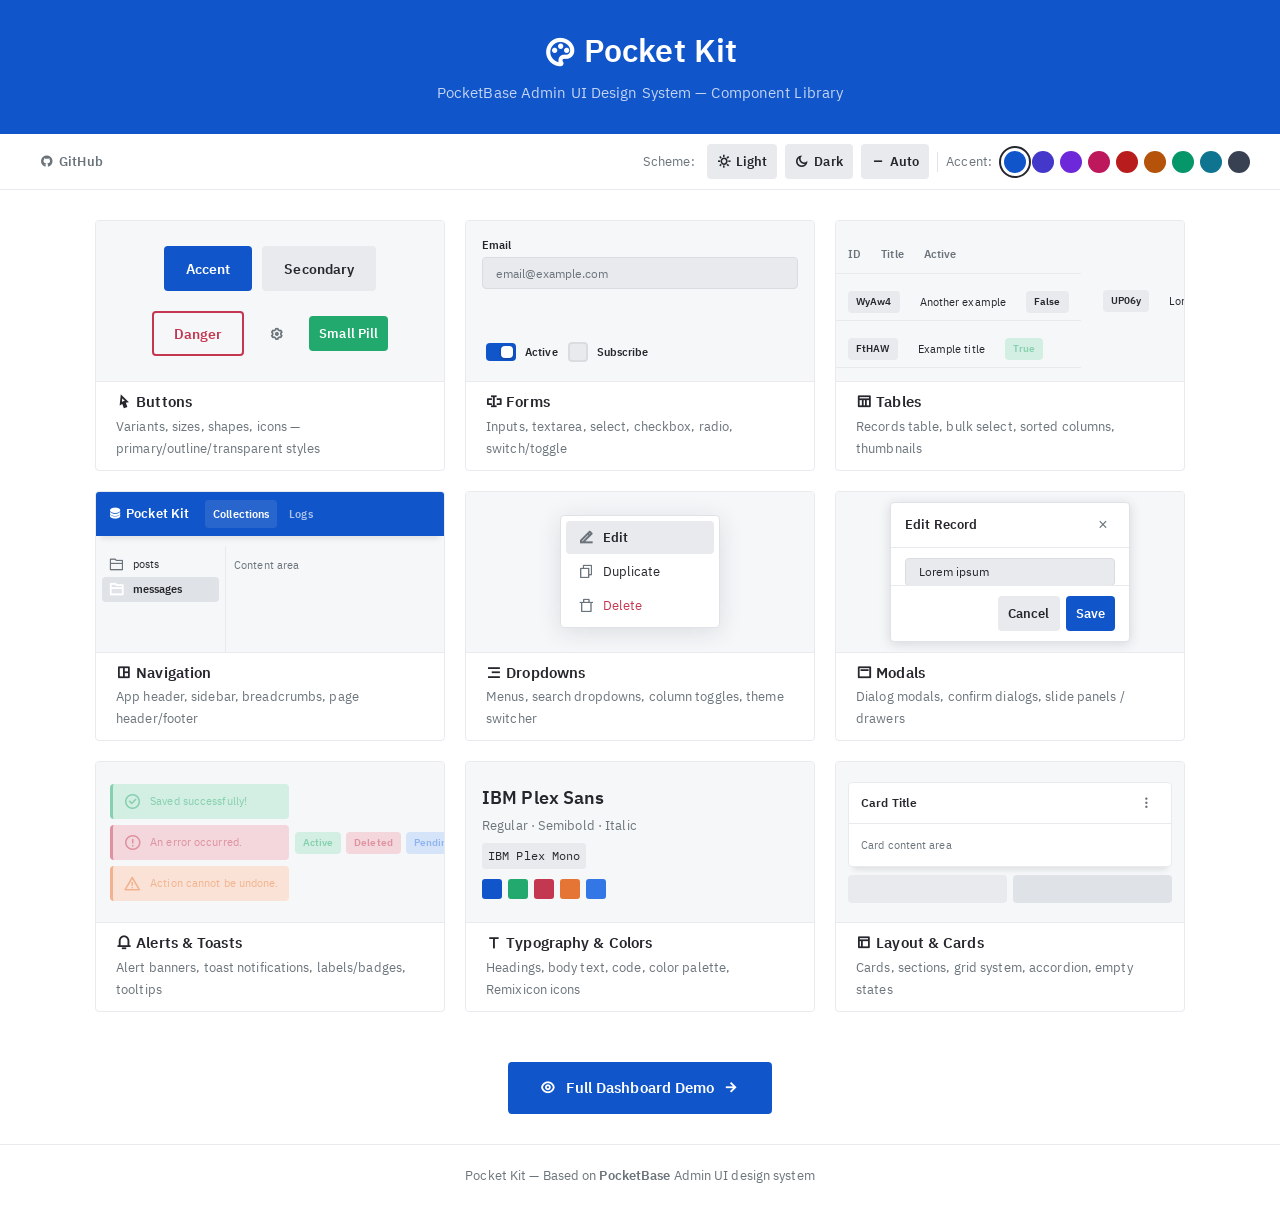
<file: index.html>
<!DOCTYPE html>
<html lang="ko" data-color-scheme="light">
<head>
    <meta charset="UTF-8">
    <meta name="viewport" content="width=device-width, initial-scale=1.0">
    <title>PocketBase Admin UI Design System — Component Library</title>
    <link rel="stylesheet" href="lib/fonts/remixicon/remixicon.css">
    <link rel="stylesheet" href="common.css">
    <link rel="stylesheet" href="components/css/typography.css">
    <link rel="stylesheet" href="components/css/buttons.css">
    <link rel="stylesheet" href="components/css/forms.css">
    <link rel="stylesheet" href="components/css/navigation.css">
    <link rel="stylesheet" href="components/css/dropdowns.css">
    <link rel="stylesheet" href="components/css/tables.css">
    <link rel="stylesheet" href="components/css/modals.css">
    <link rel="stylesheet" href="components/css/alerts.css">
    <link rel="stylesheet" href="components/css/loader.css">
    <link rel="stylesheet" href="components/css/layout.css">
    <link rel="stylesheet" href="themes.css">
    <style>
        .hero {
            background: var(--accentColor);
            color: #fff;
            padding: var(--spacing) var(--smSpacing);
            text-align: center;
        }
        .hero h1 { color: #fff; margin-bottom: 8px; font-size: 32px; }
        .hero p { color: rgba(255,255,255,0.75); margin: 0; font-size: var(--lgFontSize); }
        .components-grid {
            display: grid;
            grid-template-columns: repeat(auto-fill, minmax(280px, 1fr));
            gap: var(--smSpacing);
            padding: var(--spacing);
            max-width: var(--lgWrapperWidth);
            margin: 0 auto;
        }
        .component-card {
            display: flex;
            flex-direction: column;
            background: var(--surfaceColor);
            border: 1px solid var(--surfaceAlt2Color);
            border-radius: var(--lgBorderRadius);
            overflow: hidden;
            text-decoration: none;
            transition: box-shadow var(--animationSpeed), transform var(--animationSpeed);
        }
        .component-card:hover {
            box-shadow: 0 4px 20px rgba(34,36,42,0.10);
            transform: translateY(-2px);
            text-decoration: none;
        }
        .card-preview {
            height: 160px;
            display: flex;
            align-items: center;
            justify-content: center;
            gap: 10px;
            padding: var(--smSpacing);
            background: var(--surfaceAlt1Color);
            flex-wrap: wrap;
            overflow: hidden;
            pointer-events: none;
        }
        .card-info {
            padding: var(--tableSpacing) var(--smSpacing);
            border-top: 1px solid var(--surfaceAlt2Color);
        }
        .card-info h4 {
            font-size: var(--lgFontSize);
            margin-bottom: 4px;
            color: var(--surfaceTxtColor);
        }
        .card-info p {
            font-size: var(--smFontSize);
            color: var(--surfaceTxtHintColor);
            margin: 0;
        }
        .theme-bar {
            display: flex;
            align-items: center;
            justify-content: flex-end;
            gap: var(--siblingSpacing);
            padding: 10px var(--spacing);
            border-bottom: 1px solid var(--surfaceAlt2Color);
            background: var(--surfaceColor);
        }
        .theme-bar span {
            font-size: var(--smFontSize);
            color: var(--surfaceTxtHintColor);
            margin-right: 4px;
        }
        .theme-separator {
            width: 1px;
            height: 20px;
            background: var(--surfaceAlt3Color);
            flex-shrink: 0;
        }
        .accent-swatches {
            display: flex;
            align-items: center;
            gap: 6px;
        }
        .accent-swatch {
            width: 22px;
            height: 22px;
            border-radius: 50%;
            border: none;
            cursor: pointer;
            padding: 0;
            flex-shrink: 0;
            transition: transform var(--animationSpeed), outline-offset var(--animationSpeed);
            outline: 2px solid transparent;
            outline-offset: 0px;
        }
        .accent-swatch:hover {
            transform: scale(1.18);
        }
        .accent-swatch.active {
            outline-color: var(--surfaceTxtColor);
            outline-offset: 3px;
        }
    </style>
</head>
<body>

<div class="hero">
    <h1><i class="ri-palette-line" aria-hidden="true" style="vertical-align:middle;margin-right:8px;"></i>Pocket Kit</h1>
    <p>PocketBase Admin UI Design System — Component Library</p>
</div>

<div class="theme-bar">
    <a href="https://github.com/jeff-bae/pocket-kit" target="_blank" rel="noopener" class="btn sm pill transparent secondary">
        <i class="ri-github-fill"></i> GitHub
    </a>
    <div style="flex:1;"></div>
    <span>Scheme:</span>
    <button class="btn sm pill secondary" data-theme-btn="light">
        <i class="ri-sun-line"></i> Light
    </button>
    <button class="btn sm pill secondary" data-theme-btn="dark">
        <i class="ri-moon-line"></i> Dark
    </button>
    <button class="btn sm pill secondary" data-theme-btn="auto">
        <i class="ri-subtract-line"></i> Auto
    </button>
    <div class="theme-separator"></div>
    <span>Accent:</span>
    <div class="accent-swatches">
        <button class="accent-swatch" data-accent-btn="blue"    style="background:#1055c9" title="Blue"></button>
        <button class="accent-swatch" data-accent-btn="indigo"  style="background:#4338ca" title="Indigo"></button>
        <button class="accent-swatch" data-accent-btn="violet"  style="background:#6d28d9" title="Violet"></button>
        <button class="accent-swatch" data-accent-btn="rose"    style="background:#be185d" title="Rose"></button>
        <button class="accent-swatch" data-accent-btn="crimson" style="background:#b91c1c" title="Crimson"></button>
        <button class="accent-swatch" data-accent-btn="amber"   style="background:#b45309" title="Amber"></button>
        <button class="accent-swatch" data-accent-btn="emerald" style="background:#059669" title="Emerald"></button>
        <button class="accent-swatch" data-accent-btn="teal"    style="background:#0e7490" title="Teal"></button>
        <button class="accent-swatch" data-accent-btn="slate"   style="background:#374151" title="Slate"></button>
    </div>
</div>

<div class="components-grid">

    <!-- Buttons -->
    <a href="pages/buttons.html" class="component-card">
        <div class="card-preview">
            <button class="btn accent">Accent</button>
            <button class="btn secondary">Secondary</button>
            <button class="btn outline danger">Danger</button>
            <button class="btn circle transparent secondary"><i class="ri-settings-3-line"></i></button>
            <button class="btn sm pill success">Small Pill</button>
        </div>
        <div class="card-info">
            <h4><i class="ri-cursor-line" aria-hidden="true"></i> Buttons</h4>
            <p>Variants, sizes, shapes, icons — primary/outline/transparent styles</p>
        </div>
    </a>

    <!-- Forms -->
    <a href="pages/forms.html" class="component-card">
        <div class="card-preview" style="flex-direction:column; align-items:stretch; padding: 16px;">
            <div class="field" style="gap:4px;">
                <label style="font-size:11px; font-weight:600;">Email</label>
                <input type="text" placeholder="email@example.com" style="height:32px; font-size:12px; pointer-events:none;">
            </div>
            <div style="display:flex; gap:6px; margin-top:6px;">
                <div class="field" style="flex-direction:row;align-items:center;gap:6px;flex:0 0 auto;">
                    <input type="checkbox" class="switch sm" checked style="pointer-events:none;">
                    <label style="font-size:11px;margin:0;">Active</label>
                </div>
                <div class="field" style="flex-direction:row;align-items:center;gap:6px;flex:0 0 auto;">
                    <input type="checkbox" id="idx-chk" style="pointer-events:none;">
                    <label for="idx-chk" style="font-size:11px;margin:0;">Subscribe</label>
                </div>
            </div>
        </div>
        <div class="card-info">
            <h4><i class="ri-input-field" aria-hidden="true"></i> Forms</h4>
            <p>Inputs, textarea, select, checkbox, radio, switch/toggle</p>
        </div>
    </a>

    <!-- Tables -->
    <a href="pages/tables.html" class="component-card">
        <div class="card-preview" style="padding:0; align-items:stretch; flex-direction:column;">
            <div style="padding:8px 12px; background:var(--surfaceAlt1Color); font-size:11px; font-weight:600; color:var(--surfaceTxtHintColor); display:flex; gap:20px; border-bottom:1px solid var(--surfaceAlt2Color);">
                <span>ID</span><span>Title</span><span>Active</span>
            </div>
            <div style="padding:7px 12px; font-size:11px; border-bottom:1px solid var(--surfaceAlt2Color); display:flex; gap:20px;">
                <span class="label" style="font-size:10px;">WyAw4</span>
                <span>Another example</span>
                <span class="label" style="font-size:10px;">False</span>
            </div>
            <div style="padding:7px 12px; font-size:11px; border-bottom:1px solid var(--surfaceAlt2Color); display:flex; gap:20px;">
                <span class="label" style="font-size:10px;">FtHAW</span>
                <span>Example title</span>
                <span class="label success" style="font-size:10px;">True</span>
            </div>
            <div style="padding:7px 12px; font-size:11px; display:flex; gap:20px;">
                <span class="label" style="font-size:10px;">UP06y</span>
                <span>Lorem ipsum</span>
                <span class="label" style="font-size:10px;">False</span>
            </div>
        </div>
        <div class="card-info">
            <h4><i class="ri-table-line" aria-hidden="true"></i> Tables</h4>
            <p>Records table, bulk select, sorted columns, thumbnails</p>
        </div>
    </a>

    <!-- Navigation -->
    <a href="pages/navigation.html" class="component-card">
        <div class="card-preview" style="padding:0; flex-direction:column; align-items:stretch; justify-content:flex-start;">
            <header class="app-header accent-surface" style="height:44px; padding:0 12px; flex-shrink:0;">
                <span style="color:#fff; font-weight:600; font-size:13px;"><i class="ri-database-2-fill" style="margin-right:4px;"></i>Pocket Kit</span>
                <div style="display:flex; gap:4px; margin-left:8px;">
                    <span class="header-link active" style="height:28px; padding:0 8px; font-size:11px;">Collections</span>
                    <span class="header-link" style="height:28px; padding:0 8px; font-size:11px;">Logs</span>
                </div>
            </header>
            <div style="display:flex; flex:1; min-height:0; overflow:hidden;">
                <div class="page-sidebar" style="width:130px; min-height:0;">
                    <div style="padding:6px;">
                        <button class="nav-item" style="font-size:11px; padding:4px 6px;"><i class="ri-folder-2-line"></i><span>posts</span></button>
                        <button class="nav-item active" style="font-size:11px; padding:4px 6px;"><i class="ri-folder-2-line"></i><span>messages</span></button>
                    </div>
                </div>
                <div style="flex:1; padding:8px; font-size:11px; color:var(--surfaceTxtHintColor);">Content area</div>
            </div>
        </div>
        <div class="card-info">
            <h4><i class="ri-layout-2-line" aria-hidden="true"></i> Navigation</h4>
            <p>App header, sidebar, breadcrumbs, page header/footer</p>
        </div>
    </a>

    <!-- Dropdowns -->
    <a href="pages/dropdowns.html" class="component-card">
        <div class="card-preview">
            <div style="position:relative;">
                <div class="dropdown" style="position:static; display:flex; min-width:160px; pointer-events:none;">
                    <button class="dropdown-item active"><i class="ri-edit-2-line"></i> Edit</button>
                    <button class="dropdown-item"><i class="ri-file-copy-line"></i> Duplicate</button>
                    <button class="dropdown-item txt-danger"><i class="ri-delete-bin-7-line"></i> Delete</button>
                </div>
            </div>
        </div>
        <div class="card-info">
            <h4><i class="ri-menu-3-line" aria-hidden="true"></i> Dropdowns</h4>
            <p>Menus, search dropdowns, column toggles, theme switcher</p>
        </div>
    </a>

    <!-- Modals -->
    <a href="pages/modals.html" class="component-card">
        <div class="card-preview" style="flex-direction:column; padding:10px;">
            <div class="modal" style="position:static; max-width:240px; animation:none; transform:none; box-shadow:0 2px 12px rgba(34,36,42,0.15); pointer-events:none;">
                <div class="modal-header" style="padding:10px 14px;">
                    <span class="modal-title" style="font-size:13px;">Edit Record</span>
                    <button class="modal-close-btn" style="width:24px;height:24px;font-size:16px;">×</button>
                </div>
                <div class="modal-content" style="padding:10px 14px;">
                    <input type="text" class="input" value="Lorem ipsum" style="font-size:12px; height:28px; width:100%;">
                </div>
                <div class="modal-footer" style="padding:10px 14px; gap:6px;">
                    <button class="btn sm secondary">Cancel</button>
                    <button class="btn sm accent">Save</button>
                </div>
            </div>
        </div>
        <div class="card-info">
            <h4><i class="ri-layout-top-2-line" aria-hidden="true"></i> Modals</h4>
            <p>Dialog modals, confirm dialogs, slide panels / drawers</p>
        </div>
    </a>

    <!-- Alerts -->
    <a href="pages/alerts.html" class="component-card">
        <div class="card-preview" style="flex-direction:column; align-items:stretch; padding: 10px 14px; gap:6px;">
            <div class="alert success" style="padding:6px 10px; font-size:11px;">
                <i class="ri-checkbox-circle-line"></i>
                <span>Saved successfully!</span>
            </div>
            <div class="alert danger" style="padding:6px 10px; font-size:11px;">
                <i class="ri-error-warning-line"></i>
                <span>An error occurred.</span>
            </div>
            <div class="alert warning" style="padding:6px 10px; font-size:11px;">
                <i class="ri-alert-line"></i>
                <span>Action cannot be undone.</span>
            </div>
            <div style="display:flex; gap:5px; margin-top:2px;">
                <span class="label success" style="font-size:10px;">Active</span>
                <span class="label danger" style="font-size:10px;">Deleted</span>
                <span class="label info" style="font-size:10px;">Pending</span>
            </div>
        </div>
        <div class="card-info">
            <h4><i class="ri-notification-3-line" aria-hidden="true"></i> Alerts & Toasts</h4>
            <p>Alert banners, toast notifications, labels/badges, tooltips</p>
        </div>
    </a>

    <!-- Typography -->
    <a href="pages/typography.html" class="component-card">
        <div class="card-preview" style="flex-direction:column; align-items:flex-start; padding: 14px 16px; gap:6px;">
            <h4 style="margin:0; font-size:18px;">IBM Plex Sans</h4>
            <p style="margin:0; font-size:13px; color:var(--surfaceTxtHintColor);">Regular · Semibold · Italic</p>
            <code style="font-family:var(--monoFontFamily); font-size:12px; background:var(--surfaceAlt2Color); padding:2px 6px; border-radius:3px;">IBM Plex Mono</code>
            <div style="display:flex; gap:6px; margin-top:4px;">
                <div style="width:20px;height:20px;border-radius:3px;background:#1055c9;"></div>
                <div style="width:20px;height:20px;border-radius:3px;background:#22a96d;"></div>
                <div style="width:20px;height:20px;border-radius:3px;background:#c33751;"></div>
                <div style="width:20px;height:20px;border-radius:3px;background:#e57534;"></div>
                <div style="width:20px;height:20px;border-radius:3px;background:#3376e5;"></div>
            </div>
        </div>
        <div class="card-info">
            <h4><i class="ri-text" aria-hidden="true"></i> Typography & Colors</h4>
            <p>Headings, body text, code, color palette, Remixicon icons</p>
        </div>
    </a>

    <!-- Layout -->
    <a href="pages/layout.html" class="component-card">
        <div class="card-preview" style="flex-direction:column; align-items:stretch; padding:12px; gap:8px;">
            <div class="card" style="padding:0; pointer-events:none;">
                <div class="card-header" style="padding:8px 12px;">
                    <span class="card-title" style="font-size:12px;">Card Title</span>
                    <button class="btn sm circle transparent secondary" style="width:24px;height:24px;"><i class="ri-more-2-line" style="font-size:14px;"></i></button>
                </div>
                <div class="card-content" style="padding:10px 12px; font-size:11px; color:var(--surfaceTxtHintColor);">Card content area</div>
            </div>
            <div style="display:grid; grid-template-columns:1fr 1fr; gap:6px;">
                <div style="height:28px; background:var(--surfaceAlt2Color); border-radius:var(--borderRadius);"></div>
                <div style="height:28px; background:var(--surfaceAlt3Color); border-radius:var(--borderRadius);"></div>
            </div>
        </div>
        <div class="card-info">
            <h4><i class="ri-layout-3-line" aria-hidden="true"></i> Layout & Cards</h4>
            <p>Cards, sections, grid system, accordion, empty states</p>
        </div>
    </a>

</div>

<!-- Full Demo Page Link -->
<div style="text-align:center; padding: var(--smSpacing) var(--spacing) var(--spacing);">
    <a href="pages/demo.html" class="btn lg accent next">
        <i class="ri-eye-line"></i>
        <span>Full Dashboard Demo</span>
        <i class="ri-arrow-right-line"></i>
    </a>
</div>

<footer style="text-align:center; padding: var(--smSpacing); border-top: 1px solid var(--surfaceAlt2Color); color: var(--surfaceTxtHintColor); font-size: var(--smFontSize);">
    Pocket Kit — Based on <strong>PocketBase</strong> Admin UI design system
</footer>

<script src="components/js/theme.js"></script>
</body>
</html>
</file>
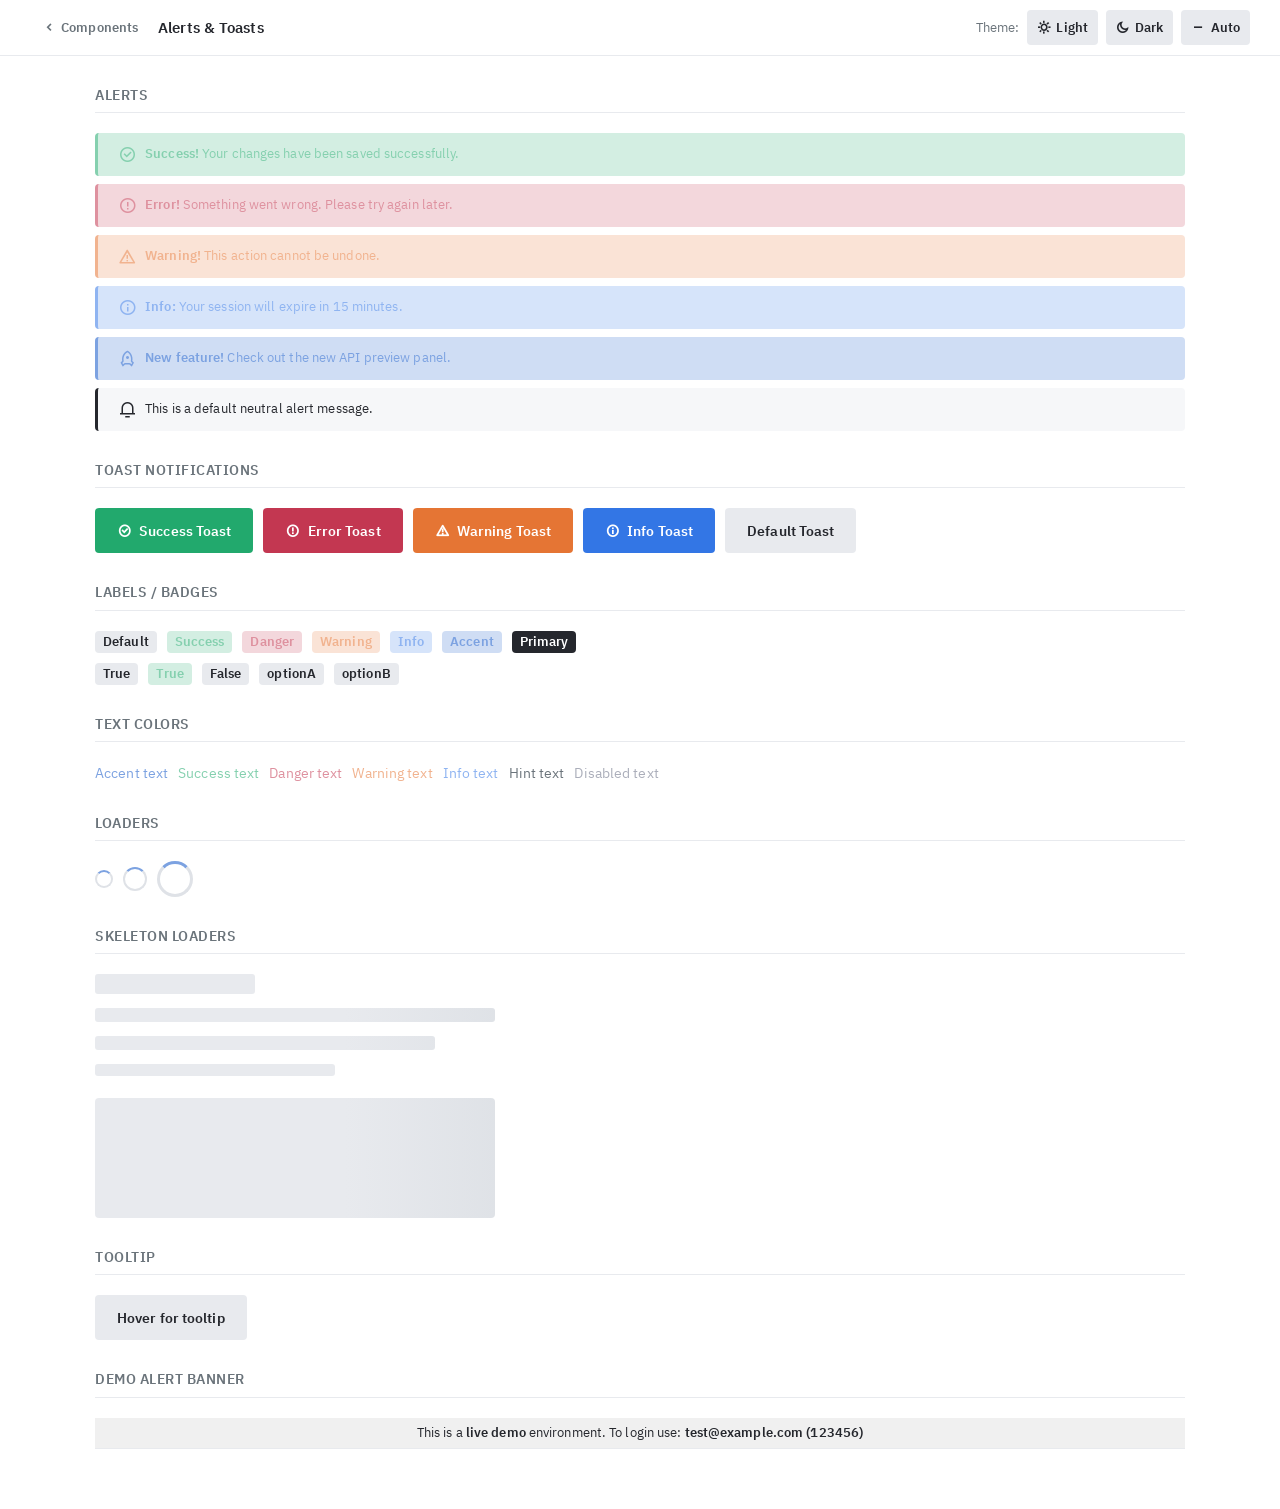
<file: pages/alerts.html>
<!DOCTYPE html>
<html lang="ko" data-color-scheme="light">
<head>
    <meta charset="UTF-8">
    <meta name="viewport" content="width=device-width, initial-scale=1.0">
    <title>Alerts & Toasts — Pocket Kit</title>
    <link rel="stylesheet" href="../lib/fonts/remixicon/remixicon.css">
    <link rel="stylesheet" href="../common.css">
    <link rel="stylesheet" href="../themes.css">
    <link rel="stylesheet" href="../components/css/typography.css">
    <link rel="stylesheet" href="../components/css/buttons.css">
    <link rel="stylesheet" href="../components/css/alerts.css">
    <link rel="stylesheet" href="../components/css/loader.css">
    <link rel="stylesheet" href="../components/css/layout.css">
    <style>
        body { padding: var(--spacing); max-width: var(--wrapperWidth); margin: 0 auto; }
        .demo-section { margin-bottom: var(--spacing); }
        .demo-section h3 { margin-bottom: var(--smSpacing); font-size: 14px; text-transform: uppercase; letter-spacing: 0.5px; color: var(--surfaceTxtHintColor); border-bottom: 1px solid var(--surfaceAlt2Color); padding-bottom: 8px; }
        .demo-row { display: flex; flex-wrap: wrap; gap: 10px; align-items: center; }
        .back-link { display: inline-flex; align-items: center; gap: 6px; color: var(--surfaceTxtHintColor); font-size: var(--smFontSize); text-decoration: none; margin-bottom: var(--smSpacing); }
        .back-link:hover { color: var(--surfaceTxtColor); }
        .alert + .alert { margin-top: 8px; }
    </style>
</head>
<body>
    <div class="demo-section">
        <h3>Alerts</h3>
        <div class="alert success">
            <i class="ri-checkbox-circle-line"></i>
            <div><strong>Success!</strong> Your changes have been saved successfully.</div>
        </div>
        <div class="alert danger">
            <i class="ri-error-warning-line"></i>
            <div><strong>Error!</strong> Something went wrong. Please try again later.</div>
        </div>
        <div class="alert warning">
            <i class="ri-alert-line"></i>
            <div><strong>Warning!</strong> This action cannot be undone.</div>
        </div>
        <div class="alert info">
            <i class="ri-information-line"></i>
            <div><strong>Info:</strong> Your session will expire in 15 minutes.</div>
        </div>
        <div class="alert accent">
            <i class="ri-rocket-line"></i>
            <div><strong>New feature!</strong> Check out the new API preview panel.</div>
        </div>
        <div class="alert">
            <i class="ri-notification-3-line"></i>
            <div>This is a default neutral alert message.</div>
        </div>
    </div>

    <div class="demo-section">
        <h3>Toast Notifications</h3>
        <div class="demo-row">
            <button class="btn success" onclick="PocketKit.toast.success('Operation completed successfully!')">
                <i class="ri-checkbox-circle-line"></i> Success Toast
            </button>
            <button class="btn danger" onclick="PocketKit.toast.danger('An error occurred. Please try again.')">
                <i class="ri-error-warning-line"></i> Error Toast
            </button>
            <button class="btn warning" onclick="PocketKit.toast.warning('Please review your input carefully.')">
                <i class="ri-alert-line"></i> Warning Toast
            </button>
            <button class="btn info" onclick="PocketKit.toast.info('New records have been imported.')">
                <i class="ri-information-line"></i> Info Toast
            </button>
            <button class="btn secondary" onclick="PocketKit.toast.show('This is a default notification.', 'default', 3000)">
                Default Toast
            </button>
        </div>
    </div>

    <div class="demo-section">
        <h3>Labels / Badges</h3>
        <div class="demo-row">
            <span class="label">Default</span>
            <span class="label success">Success</span>
            <span class="label danger">Danger</span>
            <span class="label warning">Warning</span>
            <span class="label info">Info</span>
            <span class="label accent">Accent</span>
            <span class="label primary">Primary</span>
        </div>
        <div class="demo-row m-t-10">
            <span class="label">True</span>
            <span class="label success">True</span>
            <span class="label">False</span>
            <span class="label">optionA</span>
            <span class="label">optionB</span>
        </div>
    </div>

    <div class="demo-section">
        <h3>Text Colors</h3>
        <div class="demo-row">
            <span class="txt-accent">Accent text</span>
            <span class="txt-success">Success text</span>
            <span class="txt-danger">Danger text</span>
            <span class="txt-warning">Warning text</span>
            <span class="txt-info">Info text</span>
            <span class="txt-hint">Hint text</span>
            <span class="txt-disabled">Disabled text</span>
        </div>
    </div>

    <div class="demo-section">
        <h3>Loaders</h3>
        <div class="demo-row" style="align-items:center;">
            <span class="loader sm"></span>
            <span class="loader"></span>
            <span class="loader lg"></span>
        </div>
    </div>

    <div class="demo-section">
        <h3>Skeleton Loaders</h3>
        <div style="max-width: 400px; display: flex; flex-direction: column; gap: 8px;">
            <div class="skeleton skeleton-text lg" style="width: 40%;"></div>
            <div class="skeleton skeleton-text" style="width: 100%;"></div>
            <div class="skeleton skeleton-text" style="width: 85%;"></div>
            <div class="skeleton skeleton-text sm" style="width: 60%;"></div>
            <div class="skeleton skeleton-rect" style="width: 100%; height: 120px; margin-top: 8px;"></div>
        </div>
    </div>

    <div class="demo-section">
        <h3>Tooltip</h3>
        <div class="demo-row">
            <button class="btn secondary" style="position:relative;">
                Hover for tooltip
                <span class="tooltip tooltip-bottom">This is a tooltip!</span>
            </button>
        </div>
        <style>
            .btn:not(:hover) .tooltip { display: none; }
        </style>
    </div>

    <div class="demo-section">
        <h3>Demo Alert Banner</h3>
        <div class="demo-alert">
            This is a <a href="#" class="txt-bold">live demo</a> environment.
            To login use: <strong>test@example.com</strong> <strong>(123456)</strong>
        </div>
    </div>

    <div class="toasts-container"></div>
<script src="../components/js/page-header.js"></script>
<script src="../components/js/theme.js"></script>
<script src="../components/js/toast.js"></script>
</body>
</html>
</file>
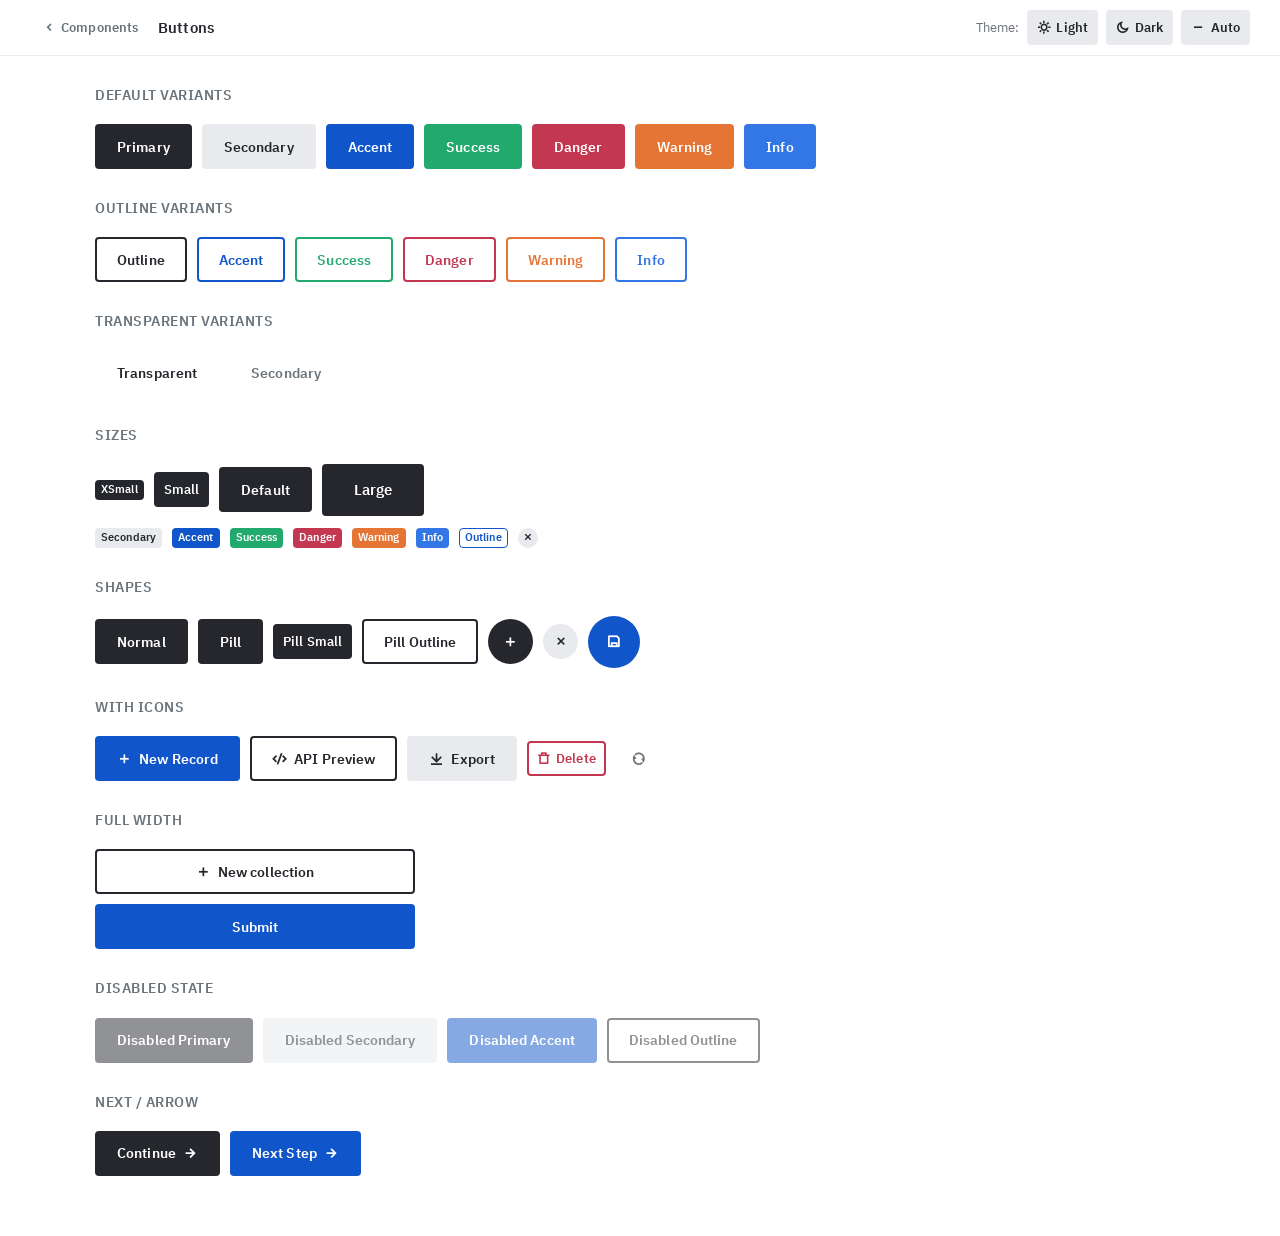
<file: pages/buttons.html>
<!DOCTYPE html>
<html lang="ko" data-color-scheme="light">
<head>
    <meta charset="UTF-8">
    <meta name="viewport" content="width=device-width, initial-scale=1.0">
    <title>Buttons — Pocket Kit</title>
    <link rel="stylesheet" href="../lib/fonts/remixicon/remixicon.css">
    <link rel="stylesheet" href="../common.css">
    <link rel="stylesheet" href="../themes.css">
    <link rel="stylesheet" href="../components/css/typography.css">
    <link rel="stylesheet" href="../components/css/buttons.css">
    <link rel="stylesheet" href="../components/css/alerts.css">
    <link rel="stylesheet" href="../components/css/navigation.css">
    <link rel="stylesheet" href="../components/css/layout.css">
    <style>
        body { padding: 0; }
        .demo-layout { display: flex; }
        .demo-body { flex: 1; }
        .demo-section { margin-bottom: var(--spacing); }
        .demo-section h3 { margin-bottom: var(--smSpacing); font-size: 14px; text-transform: uppercase; letter-spacing: 0.5px; color: var(--surfaceTxtHintColor); }
        .demo-row { display: flex; flex-wrap: wrap; gap: 10px; align-items: center; margin-bottom: 12px; }
        .back-link { display: inline-flex; align-items: center; gap: 6px; color: var(--surfaceTxtHintColor); font-size: var(--smFontSize); text-decoration: none; margin-bottom: var(--smSpacing); }
        .back-link:hover { color: var(--surfaceTxtColor); }
    </style>
</head>
<body>

        <div class="demo-section">
            <h3>Default Variants</h3>
            <div class="demo-row">
                <button class="btn">Primary</button>
                <button class="btn secondary">Secondary</button>
                <button class="btn accent">Accent</button>
                <button class="btn success">Success</button>
                <button class="btn danger">Danger</button>
                <button class="btn warning">Warning</button>
                <button class="btn info">Info</button>
            </div>
        </div>

        <div class="demo-section">
            <h3>Outline Variants</h3>
            <div class="demo-row">
                <button class="btn outline">Outline</button>
                <button class="btn outline accent">Accent</button>
                <button class="btn outline success">Success</button>
                <button class="btn outline danger">Danger</button>
                <button class="btn outline warning">Warning</button>
                <button class="btn outline info">Info</button>
            </div>
        </div>

        <div class="demo-section">
            <h3>Transparent Variants</h3>
            <div class="demo-row">
                <button class="btn transparent">Transparent</button>
                <button class="btn transparent secondary">Secondary</button>
            </div>
        </div>

        <div class="demo-section">
            <h3>Sizes</h3>
            <div class="demo-row">
                <button class="btn xs">XSmall</button>
                <button class="btn sm">Small</button>
                <button class="btn">Default</button>
                <button class="btn lg">Large</button>
            </div>
            <div class="demo-row">
                <button class="btn xs secondary">Secondary</button>
                <button class="btn xs accent">Accent</button>
                <button class="btn xs success">Success</button>
                <button class="btn xs danger">Danger</button>
                <button class="btn xs warning">Warning</button>
                <button class="btn xs info">Info</button>
                <button class="btn xs outline accent">Outline</button>
                <button class="btn xs circle secondary"><i class="ri-close-line"></i></button>
            </div>
        </div>

        <div class="demo-section">
            <h3>Shapes</h3>
            <div class="demo-row">
                <button class="btn">Normal</button>
                <button class="btn pill">Pill</button>
                <button class="btn sm pill">Pill Small</button>
                <button class="btn outline pill">Pill Outline</button>
                <button class="btn circle"><i class="ri-add-line"></i></button>
                <button class="btn circle sm secondary"><i class="ri-close-line"></i></button>
                <button class="btn circle lg accent"><i class="ri-save-line"></i></button>
            </div>
        </div>

        <div class="demo-section">
            <h3>With Icons</h3>
            <div class="demo-row">
                <button class="btn accent">
                    <i class="ri-add-line" aria-hidden="true"></i>
                    <span>New Record</span>
                </button>
                <button class="btn outline">
                    <i class="ri-code-s-slash-line" aria-hidden="true"></i>
                    <span>API Preview</span>
                </button>
                <button class="btn secondary">
                    <i class="ri-download-line" aria-hidden="true"></i>
                    <span>Export</span>
                </button>
                <button class="btn sm pill outline danger">
                    <i class="ri-delete-bin-7-line" aria-hidden="true"></i>
                    <span>Delete</span>
                </button>
                <button class="btn transparent secondary circle rotate-btn" aria-label="Refresh">
                    <i class="ri-refresh-line" aria-hidden="true"></i>
                </button>
            </div>
        </div>

        <div class="demo-section">
            <h3>Full Width</h3>
            <div style="max-width: 320px;">
                <button class="btn outline block" style="margin-bottom: 10px;">
                    <i class="ri-add-line" aria-hidden="true"></i>
                    <span>New collection</span>
                </button>
                <button class="btn accent block">
                    <span>Submit</span>
                </button>
            </div>
        </div>

        <div class="demo-section">
            <h3>Disabled State</h3>
            <div class="demo-row">
                <button class="btn" disabled>Disabled Primary</button>
                <button class="btn secondary" disabled>Disabled Secondary</button>
                <button class="btn accent" disabled>Disabled Accent</button>
                <button class="btn outline" disabled>Disabled Outline</button>
            </div>
        </div>

        <div class="demo-section">
            <h3>Next / Arrow</h3>
            <div class="demo-row">
                <button class="btn next">
                    <span>Continue</span>
                    <i class="ri-arrow-right-line"></i>
                </button>
                <button class="btn accent next">
                    <span>Next Step</span>
                    <i class="ri-arrow-right-line"></i>
                </button>
            </div>
        </div>
    <script src="../components/js/page-header.js"></script>
<script src="../components/js/theme.js"></script>
<script src="../components/js/utils.js"></script>
</body>
</html>
</file>
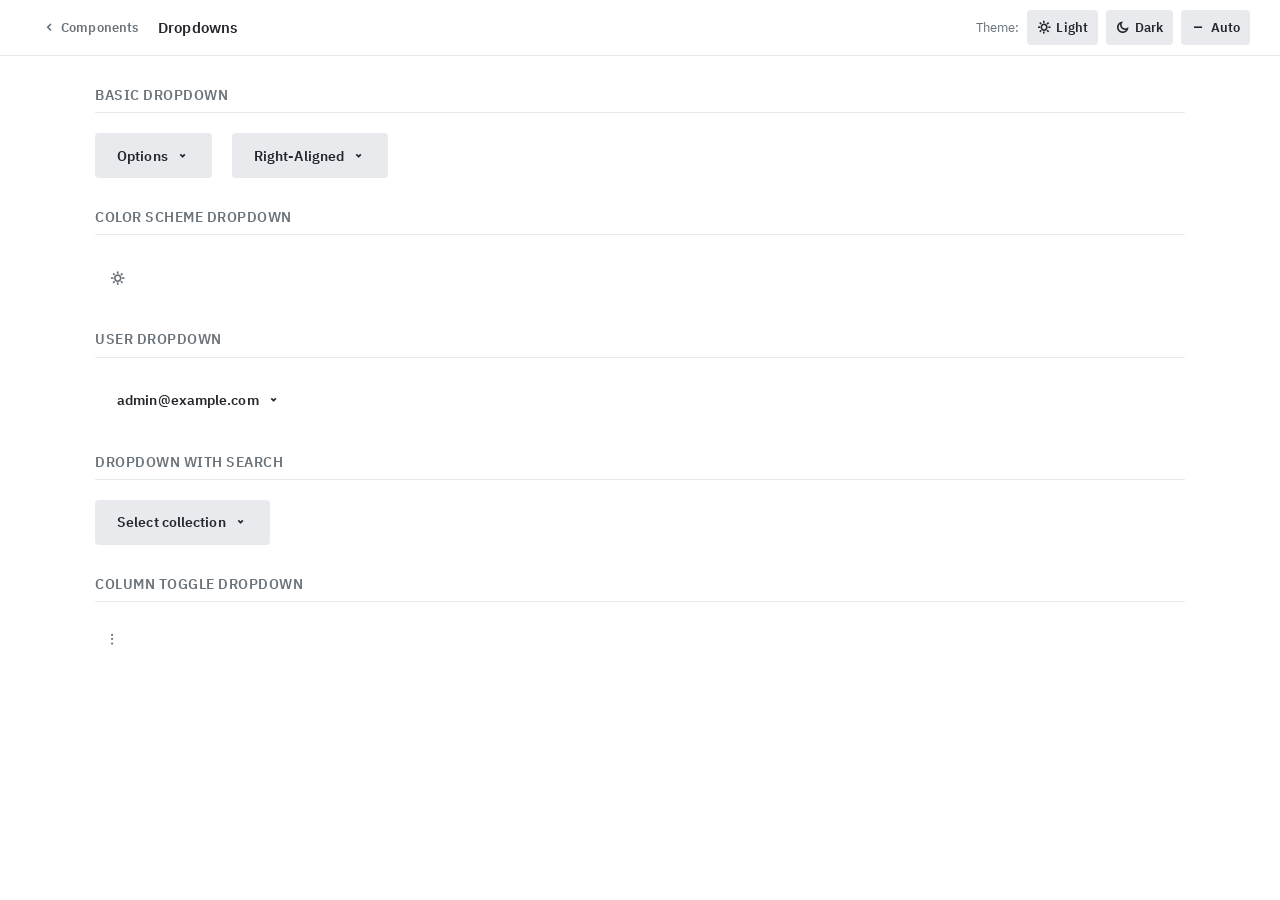
<file: pages/dropdowns.html>
<!DOCTYPE html>
<html lang="ko" data-color-scheme="light">
<head>
    <meta charset="UTF-8">
    <meta name="viewport" content="width=device-width, initial-scale=1.0">
    <title>Dropdowns — Pocket Kit</title>
    <link rel="stylesheet" href="../lib/fonts/remixicon/remixicon.css">
    <link rel="stylesheet" href="../common.css">
    <link rel="stylesheet" href="../themes.css">
    <link rel="stylesheet" href="../components/css/typography.css">
    <link rel="stylesheet" href="../components/css/buttons.css">
    <link rel="stylesheet" href="../components/css/dropdowns.css">
    <link rel="stylesheet" href="../components/css/forms.css">
    <link rel="stylesheet" href="../components/css/layout.css">
    <style>
        body { padding: var(--spacing); }
        .demo-section { margin-bottom: var(--spacing); }
        .demo-section h3 { margin-bottom: var(--smSpacing); font-size: 14px; text-transform: uppercase; letter-spacing: 0.5px; color: var(--surfaceTxtHintColor); border-bottom: 1px solid var(--surfaceAlt2Color); padding-bottom: 8px; }
        .demo-row { display: flex; flex-wrap: wrap; gap: 20px; align-items: flex-start; }
        .back-link { display: inline-flex; align-items: center; gap: 6px; color: var(--surfaceTxtHintColor); font-size: var(--smFontSize); text-decoration: none; margin-bottom: var(--smSpacing); }
        .back-link:hover { color: var(--surfaceTxtColor); }
    </style>
</head>
<body>
    <div class="demo-section">
        <h3>Basic Dropdown</h3>
        <div class="demo-row">
            <div class="dropdown-wrapper">
                <button class="btn secondary" data-dropdown-trigger aria-expanded="false">
                    Options <i class="ri-arrow-drop-down-line"></i>
                </button>
                <div class="dropdown">
                    <button class="dropdown-item">
                        <i class="ri-edit-2-line"></i> Edit
                    </button>
                    <button class="dropdown-item">
                        <i class="ri-file-copy-line"></i> Duplicate
                    </button>
                    <hr>
                    <button class="dropdown-item txt-danger">
                        <i class="ri-delete-bin-7-line"></i> Delete
                    </button>
                </div>
            </div>

            <div class="dropdown-wrapper left">
                <button class="btn secondary" data-dropdown-trigger aria-expanded="false">
                    Right-Aligned <i class="ri-arrow-drop-down-line"></i>
                </button>
                <div class="dropdown nowrap">
                    <button class="dropdown-item">View record</button>
                    <button class="dropdown-item active">Edit record</button>
                    <button class="dropdown-item">Export as JSON</button>
                    <hr>
                    <button class="dropdown-item txt-danger">Delete record</button>
                </div>
            </div>
        </div>
    </div>

    <div class="demo-section">
        <h3>Color Scheme Dropdown</h3>
        <div class="demo-row">
            <div class="dropdown-wrapper">
                <button class="btn transparent secondary circle" data-dropdown-trigger>
                    <i class="ri-sun-line"></i>
                </button>
                <div class="dropdown sm nowrap">
                    <button class="dropdown-item dropdown-item-light" data-theme-btn="light">
                        <i class="ri-sun-line"></i>
                        <span>Light</span>
                    </button>
                    <button class="dropdown-item dropdown-item-light" data-theme-btn="dark">
                        <i class="ri-moon-line"></i>
                        <span>Dark</span>
                    </button>
                    <button class="dropdown-item dropdown-item-light active" data-theme-btn="auto">
                        <i class="ri-subtract-line"></i>
                        <span>Auto</span>
                    </button>
                </div>
            </div>
        </div>
    </div>

    <div class="demo-section">
        <h3>User Dropdown</h3>
        <div class="demo-row">
            <div class="dropdown-wrapper">
                <button class="btn transparent" data-dropdown-trigger>
                    <span>admin@example.com</span>
                    <i class="ri-arrow-drop-down-line"></i>
                </button>
                <div class="dropdown sm nowrap">
                    <a class="dropdown-item dropdown-item-manage" href="#">
                        <i class="ri-group-line"></i>
                        <span>Manage superusers</span>
                    </a>
                    <hr>
                    <button class="dropdown-item dropdown-item-logout txt-danger">
                        <i class="ri-logout-circle-line"></i>
                        <span>Logout</span>
                    </button>
                </div>
            </div>
        </div>
    </div>

    <div class="demo-section">
        <h3>Dropdown with Search</h3>
        <div class="demo-row">
            <div class="dropdown-wrapper">
                <button class="btn secondary" data-dropdown-trigger>
                    Select collection <i class="ri-arrow-drop-down-line"></i>
                </button>
                <div class="dropdown" style="min-width: 220px;">
                    <div class="dropdown-search">
                        <input type="text" placeholder="Search...">
                    </div>
                    <button class="dropdown-item"><i class="ri-group-line"></i> users</button>
                    <button class="dropdown-item"><i class="ri-folder-2-line"></i> messages</button>
                    <button class="dropdown-item active"><i class="ri-folder-2-line"></i> posts</button>
                    <button class="dropdown-item"><i class="ri-table-line"></i> messagesReport</button>
                </div>
            </div>
        </div>
    </div>

    <div class="demo-section">
        <h3>Column Toggle Dropdown</h3>
        <div class="demo-row">
            <div class="dropdown-wrapper">
                <button class="btn sm secondary transparent circle" data-dropdown-trigger title="Toggle columns">
                    <i class="ri-more-2-line"></i>
                </button>
                <div class="dropdown sm gap-0" style="min-width: 160px;">
                    <div class="dropdown-item">
                        <div class="field" style="flex-direction:row;align-items:center;gap:8px;">
                            <input type="checkbox" class="switch sm" id="col-title" checked>
                            <label for="col-title" style="margin:0;font-weight:400;">title</label>
                        </div>
                    </div>
                    <div class="dropdown-item">
                        <div class="field" style="flex-direction:row;align-items:center;gap:8px;">
                            <input type="checkbox" class="switch sm" id="col-desc">
                            <label for="col-desc" style="margin:0;font-weight:400;">description</label>
                        </div>
                    </div>
                    <div class="dropdown-item">
                        <div class="field" style="flex-direction:row;align-items:center;gap:8px;">
                            <input type="checkbox" class="switch sm" id="col-active" checked>
                            <label for="col-active" style="margin:0;font-weight:400;">active</label>
                        </div>
                    </div>
                    <div class="dropdown-item">
                        <div class="field" style="flex-direction:row;align-items:center;gap:8px;">
                            <input type="checkbox" class="switch sm" id="col-created" checked>
                            <label for="col-created" style="margin:0;font-weight:400;">created</label>
                        </div>
                    </div>
                </div>
            </div>
        </div>
    </div>

<script src="../components/js/page-header.js"></script>
<script src="../components/js/theme.js"></script>
<script src="../components/js/dropdown.js"></script>
</body>
</html>
</file>
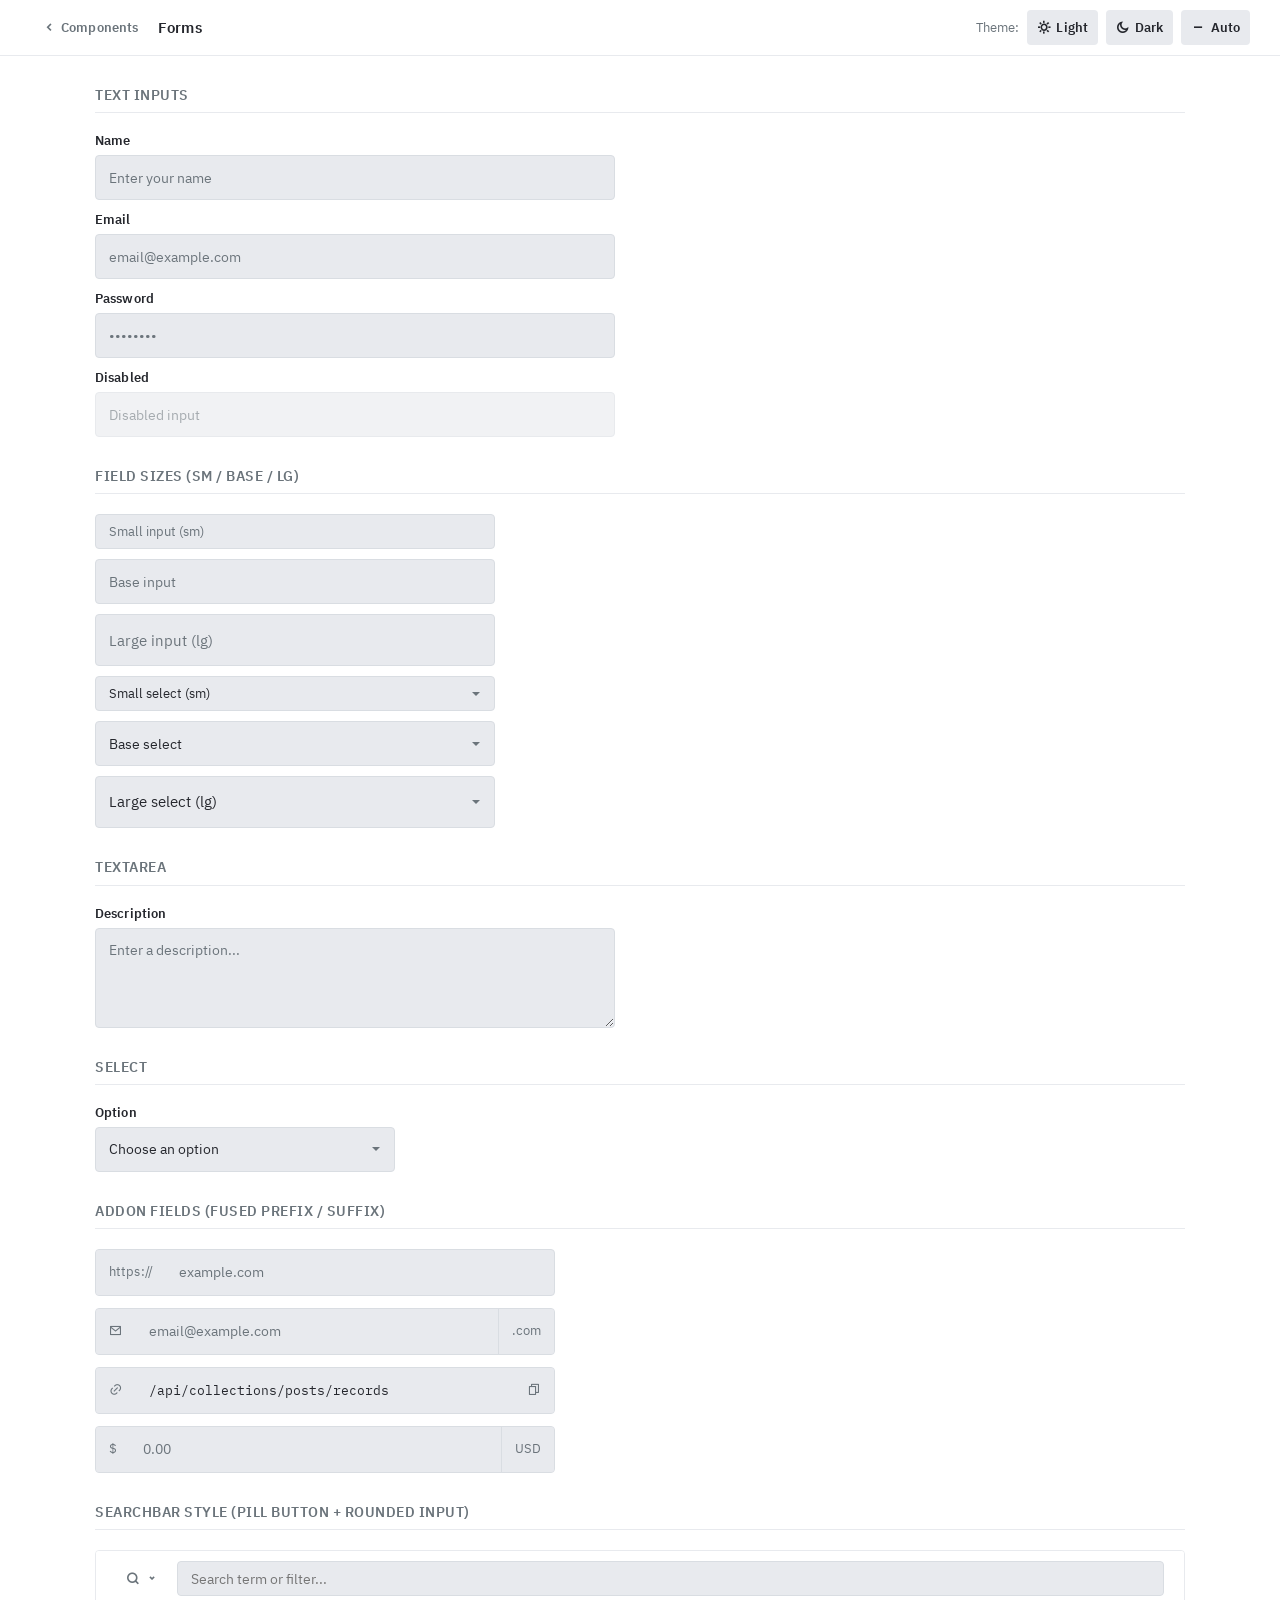
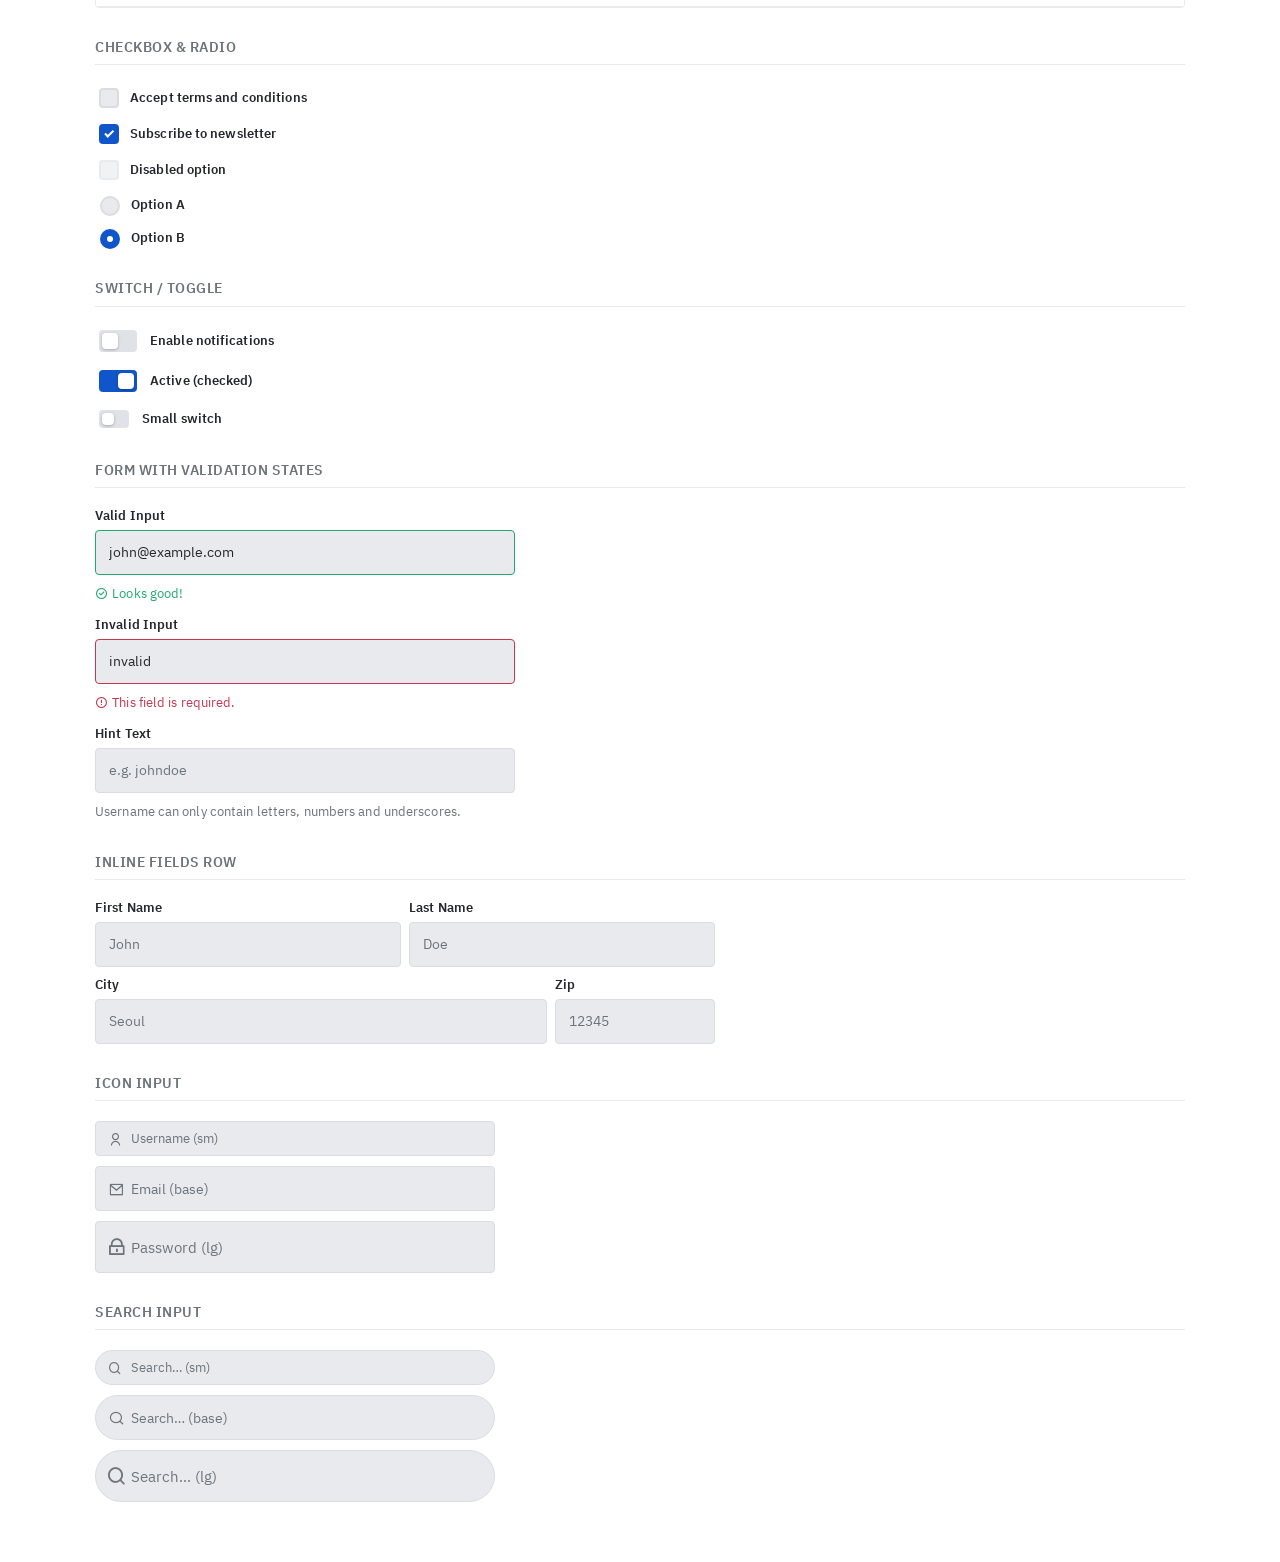
<file: pages/forms.html>
<!DOCTYPE html>
<html lang="ko" data-color-scheme="light">
<head>
    <meta charset="UTF-8">
    <meta name="viewport" content="width=device-width, initial-scale=1.0">
    <title>Forms — Pocket Kit</title>
    <link rel="stylesheet" href="../lib/fonts/remixicon/remixicon.css">
    <link rel="stylesheet" href="../common.css">
    <link rel="stylesheet" href="../themes.css">
    <link rel="stylesheet" href="../components/css/typography.css">
    <link rel="stylesheet" href="../components/css/buttons.css">
    <link rel="stylesheet" href="../components/css/forms.css">
    <link rel="stylesheet" href="../components/css/alerts.css">
    <link rel="stylesheet" href="../components/css/layout.css">
    <style>
        body { padding: var(--spacing); max-width: var(--lgWrapperWidth); margin: 0 auto; }
        .demo-section { margin-bottom: var(--spacing); }
        .demo-section h3 { margin-bottom: var(--smSpacing); font-size: 14px; text-transform: uppercase; letter-spacing: 0.5px; color: var(--surfaceTxtHintColor); border-bottom: 1px solid var(--surfaceAlt2Color); padding-bottom: 8px; }
        .back-link { display: inline-flex; align-items: center; gap: 6px; color: var(--surfaceTxtHintColor); font-size: var(--smFontSize); text-decoration: none; margin-bottom: var(--smSpacing); }
        .back-link:hover { color: var(--surfaceTxtColor); }
    </style>
</head>
<body>
    <div class="demo-section">
        <h3>Text Inputs</h3>
        <div class="fields fields-col" style="max-width:520px;">
            <div class="field">
                <label for="inp1">Name</label>
                <input type="text" id="inp1" placeholder="Enter your name">
            </div>
            <div class="field">
                <label for="inp2">Email</label>
                <input type="email" id="inp2" placeholder="email@example.com">
            </div>
            <div class="field">
                <label for="inp3">Password</label>
                <input type="password" id="inp3" placeholder="••••••••">
            </div>
            <div class="field">
                <label for="inp4">Disabled</label>
                <input type="text" id="inp4" placeholder="Disabled input" disabled>
            </div>
        </div>
    </div>

    <div class="demo-section">
        <h3>Field Sizes (sm / base / lg)</h3>
        <div style="display:flex; flex-direction:column; gap:10px; max-width:400px;">
            <div class="field sm">
                <input type="text" placeholder="Small input (sm)">
            </div>
            <div class="field">
                <input type="text" placeholder="Base input">
            </div>
            <div class="field lg">
                <input type="text" placeholder="Large input (lg)">
            </div>
            <div class="field sm">
                <select>
                    <option>Small select (sm)</option>
                    <option>Option B</option>
                </select>
            </div>
            <div class="field">
                <select>
                    <option>Base select</option>
                    <option>Option B</option>
                </select>
            </div>
            <div class="field lg">
                <select>
                    <option>Large select (lg)</option>
                    <option>Option B</option>
                </select>
            </div>
        </div>
    </div>

    <div class="demo-section">
        <h3>Textarea</h3>
        <div class="field" style="max-width: 520px;">
            <label for="ta1">Description</label>
            <textarea id="ta1" placeholder="Enter a description..."></textarea>
        </div>
    </div>

    <div class="demo-section">
        <h3>Select</h3>
        <div class="field" style="max-width: 300px;">
            <label for="sel1">Option</label>
            <select id="sel1">
                <option value="">Choose an option</option>
                <option value="a">Option A</option>
                <option value="b">Option B</option>
                <option value="c">Option C</option>
            </select>
        </div>
    </div>

    <div class="demo-section">
        <h3>Addon Fields (fused prefix / suffix)</h3>
        <div style="max-width: 460px; display: flex; flex-direction: column; gap: 12px;">

            <!-- text prefix -->
            <div class="field addon">
                <span class="input-addon">https://</span>
                <input type="text" placeholder="example.com">
            </div>

            <!-- icon prefix + text suffix -->
            <div class="field addon">
                <span class="input-addon"><i class="ri-mail-line"></i></span>
                <input type="text" placeholder="email@example.com">
                <span class="input-addon">.com</span>
            </div>

            <!-- icon prefix + copy button suffix -->
            <div class="field addon">
                <span class="input-addon"><i class="ri-link"></i></span>
                <input type="text" value="/api/collections/posts/records" readonly
                       style="font-family:var(--monoFontFamily);font-size:var(--smFontSize);">
                <button type="button" class="input-addon" title="Copy">
                    <i class="ri-file-copy-line"></i>
                </button>
            </div>

            <!-- text prefix + text suffix -->
            <div class="field addon">
                <span class="input-addon">$</span>
                <input type="number" placeholder="0.00">
                <span class="input-addon">USD</span>
            </div>

        </div>
    </div>

    <div class="demo-section">
        <h3>Searchbar style (pill button + rounded input)</h3>
        <div style="border:1px solid var(--surfaceAlt2Color); border-radius:var(--lgBorderRadius); overflow:hidden;">
            <div class="searchbar">
                <button type="button" class="btn sm pill secondary transparent" style="flex-shrink:0;">
                    <i class="ri-search-line" aria-hidden="true"></i>
                    <i class="ri-arrow-drop-down-line" aria-hidden="true"></i>
                </button>
                <input type="text" class="searchbar-input" placeholder="Search term or filter...">
            </div>
        </div>
    </div>

    <div class="demo-section">
        <h3>Checkbox & Radio</h3>
        <div style="display:flex; flex-direction:column; gap:10px;">
            <div class="field">
                <input type="checkbox" id="chk1">
                <label for="chk1">Accept terms and conditions</label>
            </div>
            <div class="field">
                <input type="checkbox" id="chk2" checked>
                <label for="chk2">Subscribe to newsletter</label>
            </div>
            <div class="field">
                <input type="checkbox" id="chk3" disabled>
                <label for="chk3">Disabled option</label>
            </div>
            <div class="field">
                <input type="radio" id="rad1" name="radio-demo" value="a">
                <label for="rad1">Option A</label>
            </div>
            <div class="field">
                <input type="radio" id="rad2" name="radio-demo" value="b" checked>
                <label for="rad2">Option B</label>
            </div>
        </div>
    </div>

    <div class="demo-section">
        <h3>Switch / Toggle</h3>
        <div style="display:flex; flex-direction:column; gap:12px;">
            <div class="field" style="flex-direction:row; align-items:center; gap:10px;">
                <input type="checkbox" id="sw1" class="switch">
                <label for="sw1" style="margin:0;">Enable notifications</label>
            </div>
            <div class="field" style="flex-direction:row; align-items:center; gap:10px;">
                <input type="checkbox" id="sw2" class="switch" checked>
                <label for="sw2" style="margin:0;">Active (checked)</label>
            </div>
            <div class="field" style="flex-direction:row; align-items:center; gap:10px;">
                <input type="checkbox" id="sw3" class="switch sm">
                <label for="sw3" style="margin:0;">Small switch</label>
            </div>
        </div>
    </div>

    <div class="demo-section">
        <h3>Form with Validation States</h3>
        <div style="max-width: 420px; display:flex; flex-direction:column; gap:12px;">
            <div class="field">
                <label for="val1">Valid Input</label>
                <input type="text" id="val1" value="john@example.com" style="border-color: var(--successColor);">
                <span class="field-hint" style="color: var(--successColor);">
                    <i class="ri-checkbox-circle-line"></i> Looks good!
                </span>
            </div>
            <div class="field">
                <label for="val2">Invalid Input</label>
                <input type="text" id="val2" value="invalid" style="border-color: var(--dangerColor);">
                <span class="field-error">
                    <i class="ri-error-warning-line"></i> This field is required.
                </span>
            </div>
            <div class="field">
                <label for="val3">Hint Text</label>
                <input type="text" id="val3" placeholder="e.g. johndoe">
                <span class="field-hint">Username can only contain letters, numbers and underscores.</span>
            </div>
        </div>
    </div>

    <div class="demo-section">
        <h3>Inline Fields Row</h3>
        <div class="fields" style="max-width: 620px;">
            <div class="field">
                <label for="fn">First Name</label>
                <input type="text" id="fn" placeholder="John">
            </div>
            <div class="field">
                <label for="ln">Last Name</label>
                <input type="text" id="ln" placeholder="Doe">
            </div>
        </div>
        <div class="fields" style="max-width: 620px; margin-top: 10px;">
            <div class="field">
                <label for="city">City</label>
                <input type="text" id="city" placeholder="Seoul">
            </div>
            <div class="field" style="max-width: 160px;">
                <label for="zip">Zip</label>
                <input type="text" id="zip" placeholder="12345">
            </div>
        </div>
    </div>
    <div class="demo-section">
        <h3>Icon Input</h3>
        <div style="display:flex; flex-direction:column; gap:10px; max-width:400px;">
            <div class="field input-icon sm">
                <i class="ri-user-line"></i>
                <input type="text" placeholder="Username (sm)">
            </div>
            <div class="field input-icon">
                <i class="ri-mail-line"></i>
                <input type="text" placeholder="Email (base)">
            </div>
            <div class="field input-icon lg">
                <i class="ri-lock-line"></i>
                <input type="password" placeholder="Password (lg)">
            </div>
        </div>
    </div>

    <div class="demo-section">
        <h3>Search Input</h3>
        <div style="display:flex; flex-direction:column; gap:10px; max-width:400px;">
            <div class="field input-icon pill sm">
                <i class="ri-search-line"></i>
                <input type="text" placeholder="Search… (sm)">
            </div>
            <div class="field input-icon pill">
                <i class="ri-search-line"></i>
                <input type="text" placeholder="Search… (base)">
            </div>
            <div class="field input-icon pill lg">
                <i class="ri-search-line"></i>
                <input type="text" placeholder="Search… (lg)">
            </div>
        </div>
    </div>

<script src="../components/js/page-header.js"></script>
<script src="../components/js/theme.js"></script>
</body>
</html>
</file>
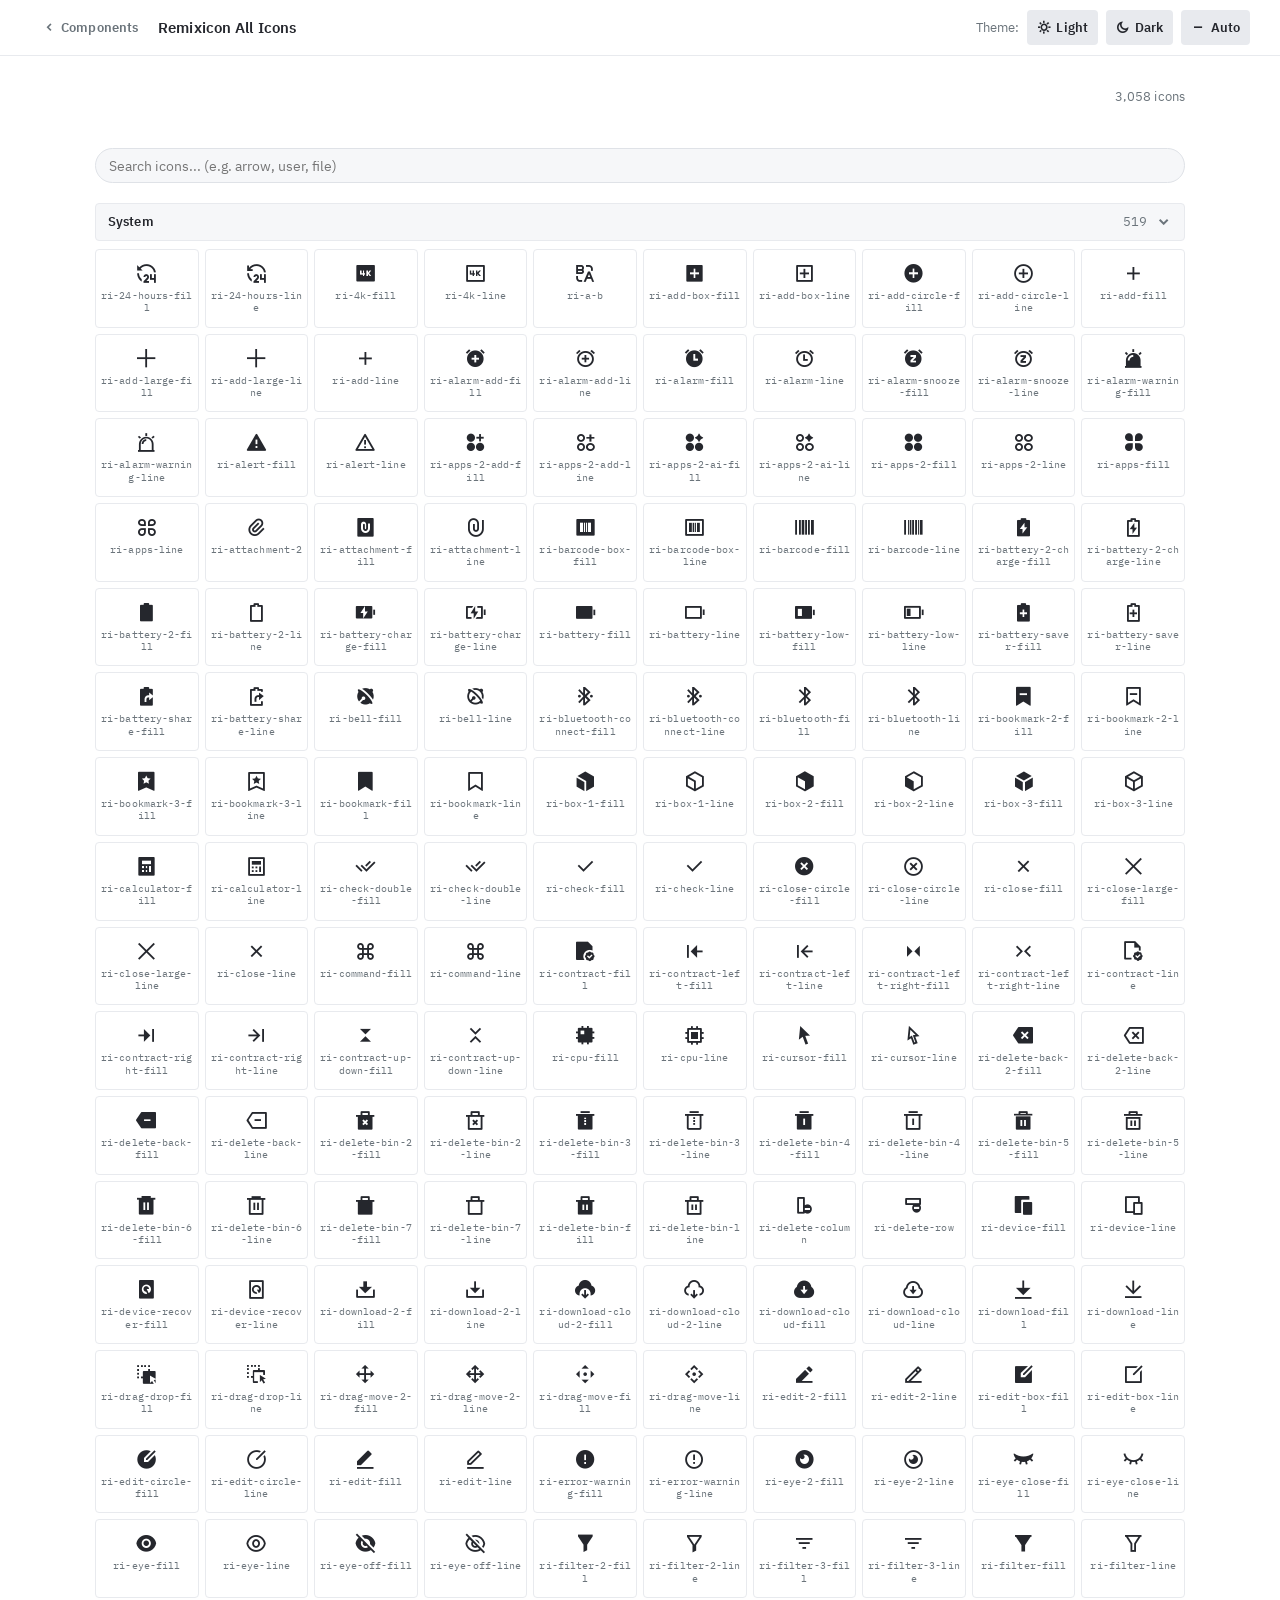
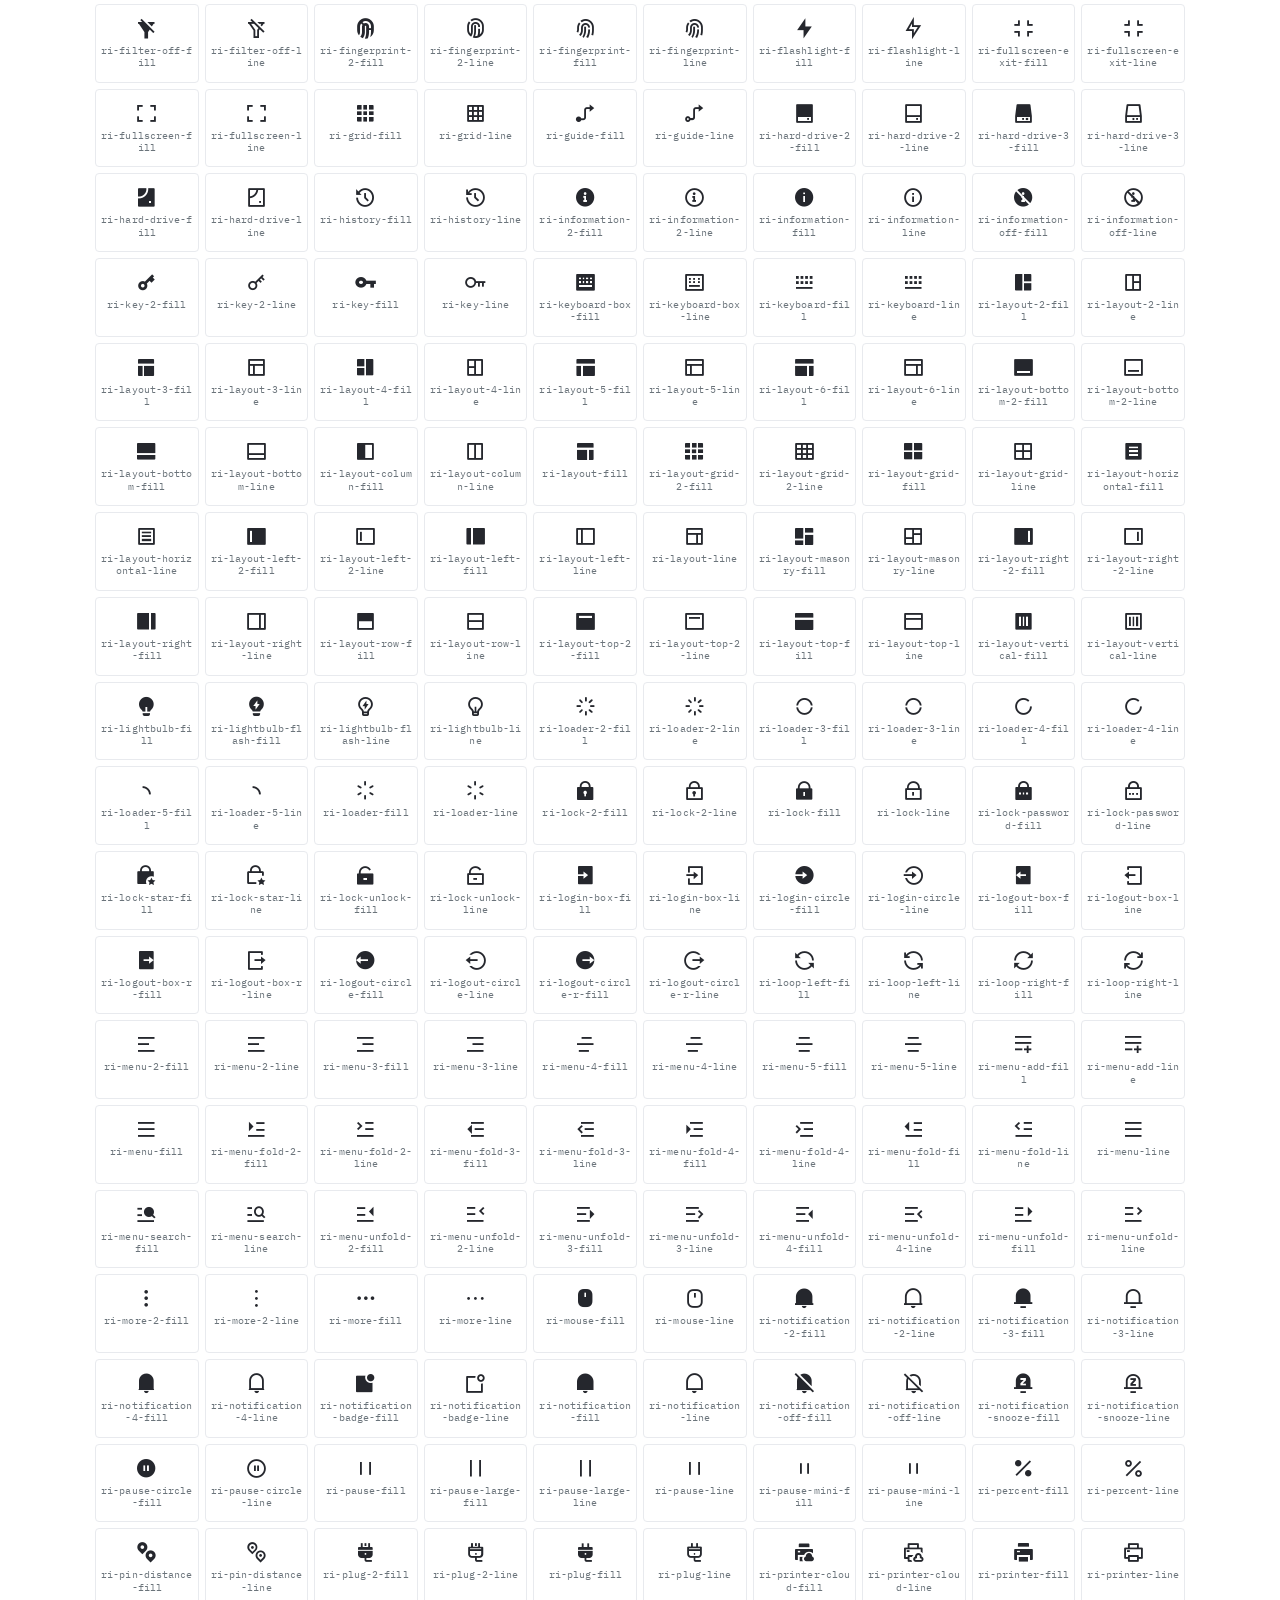
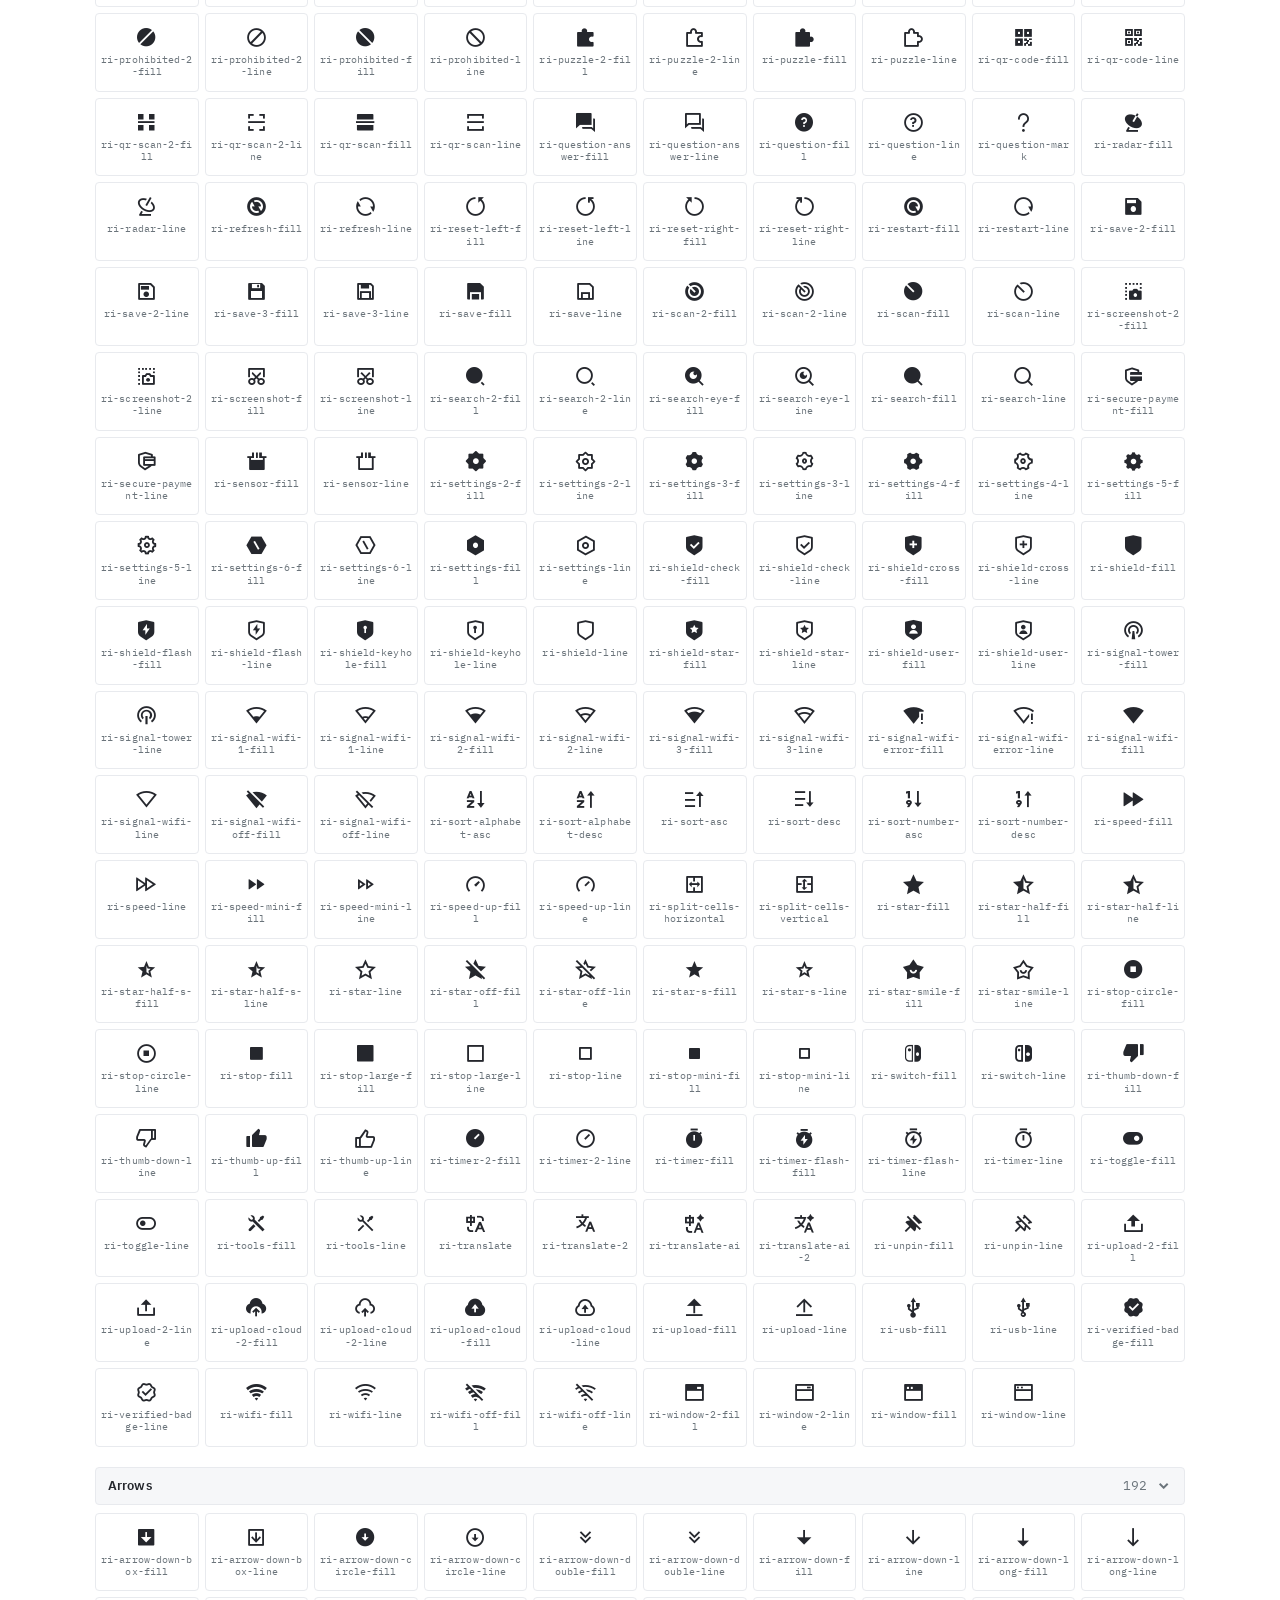
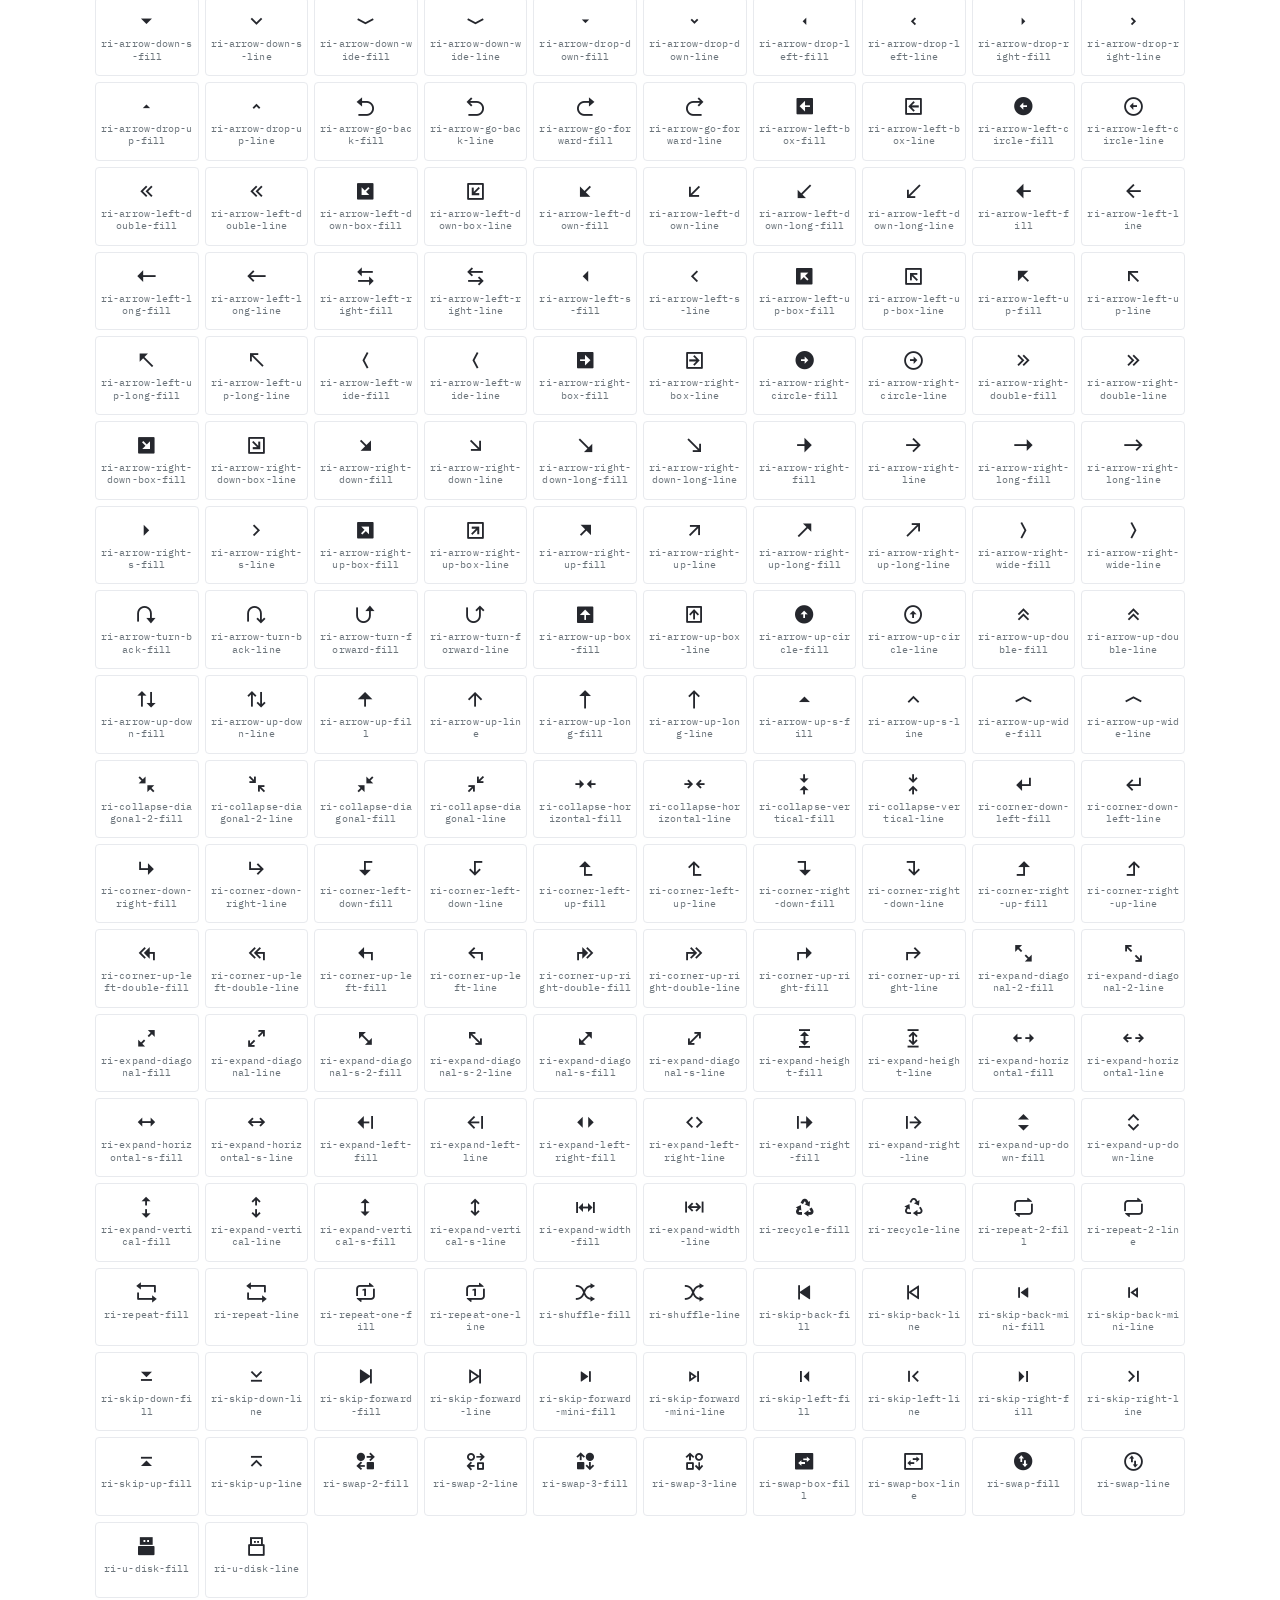
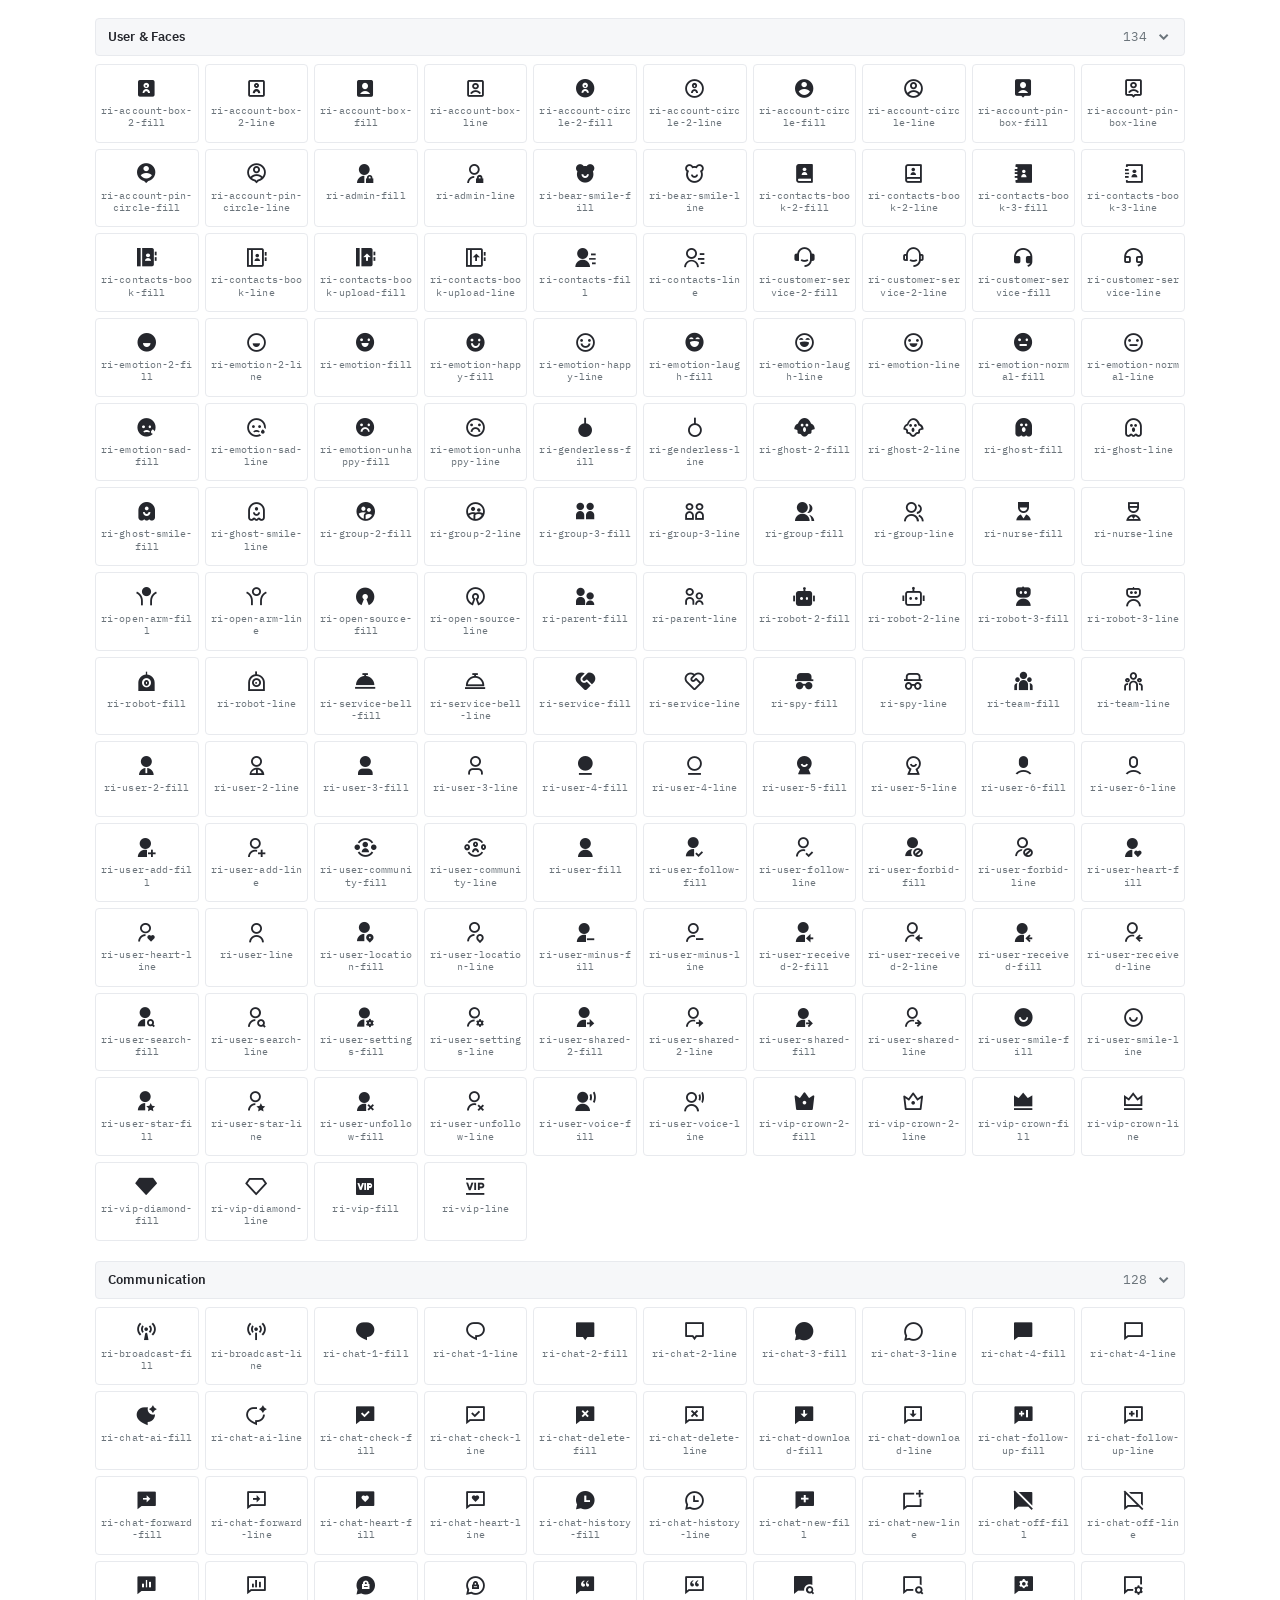
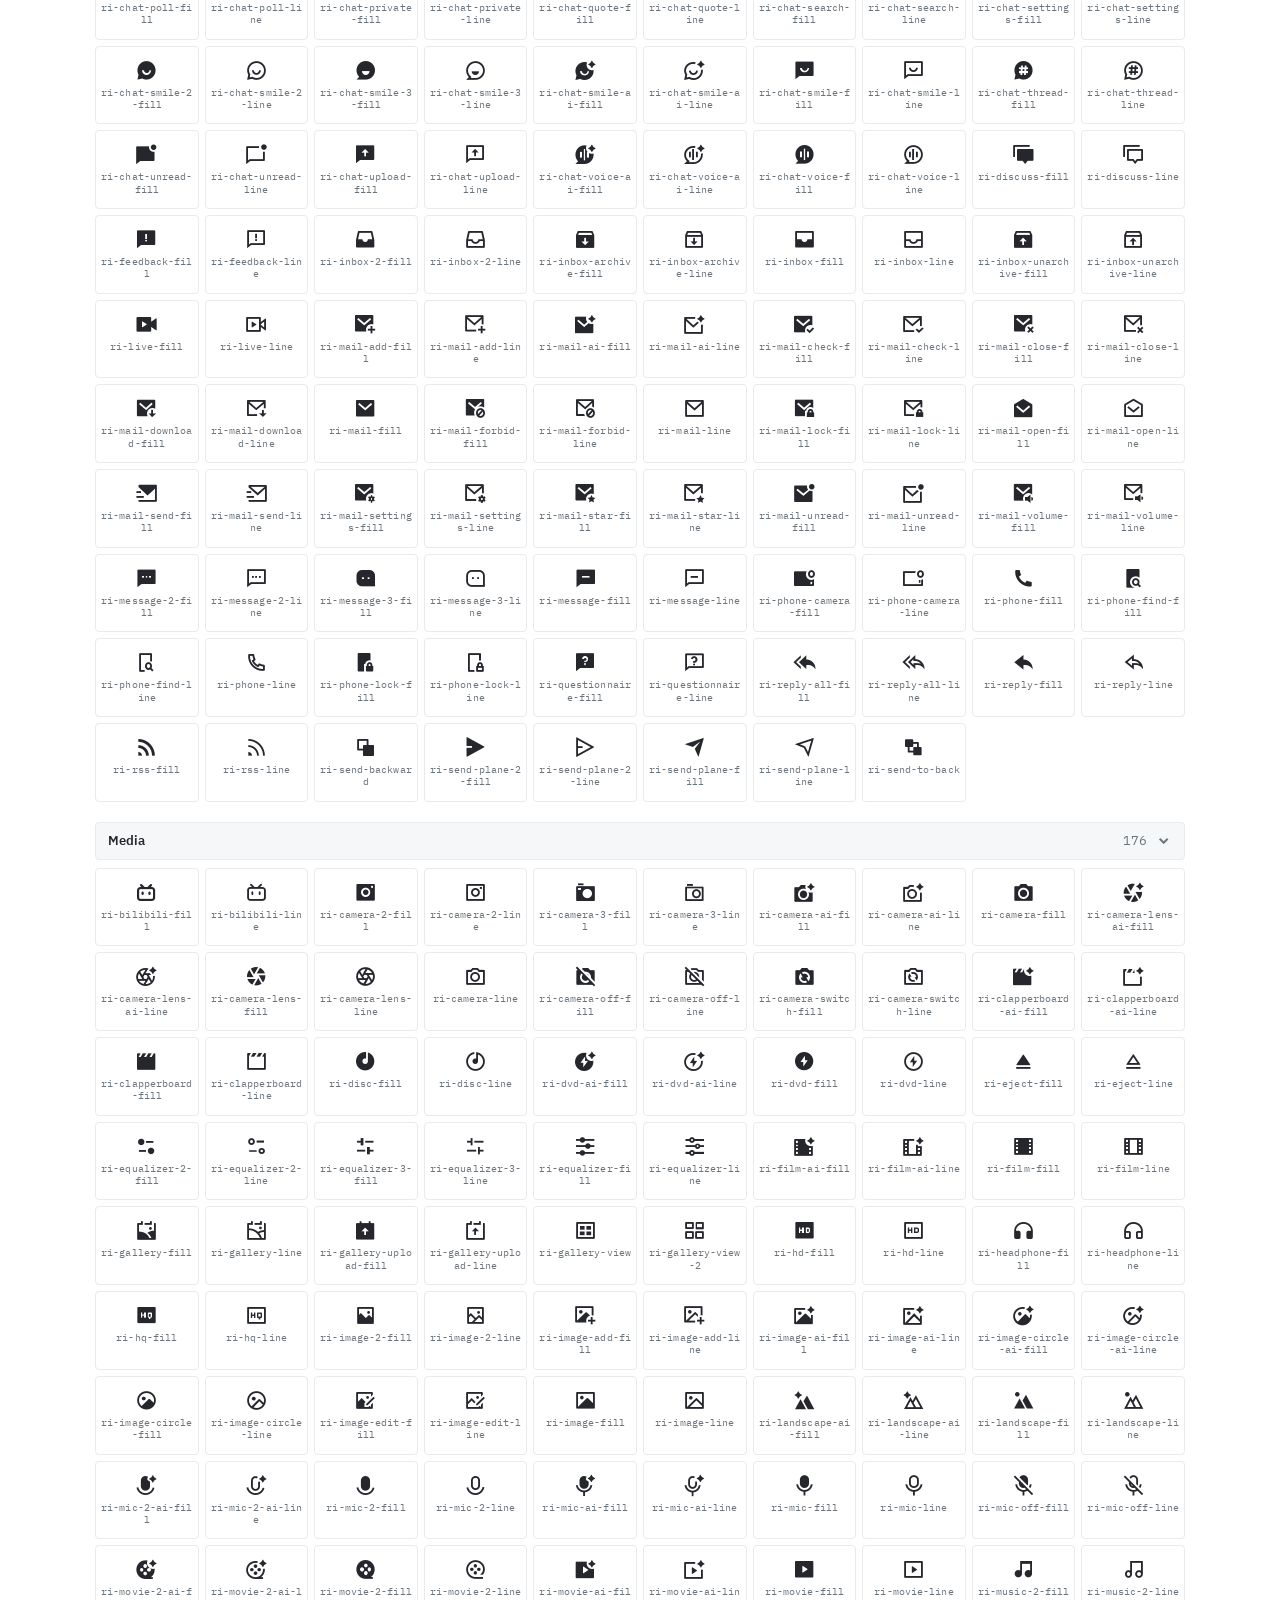
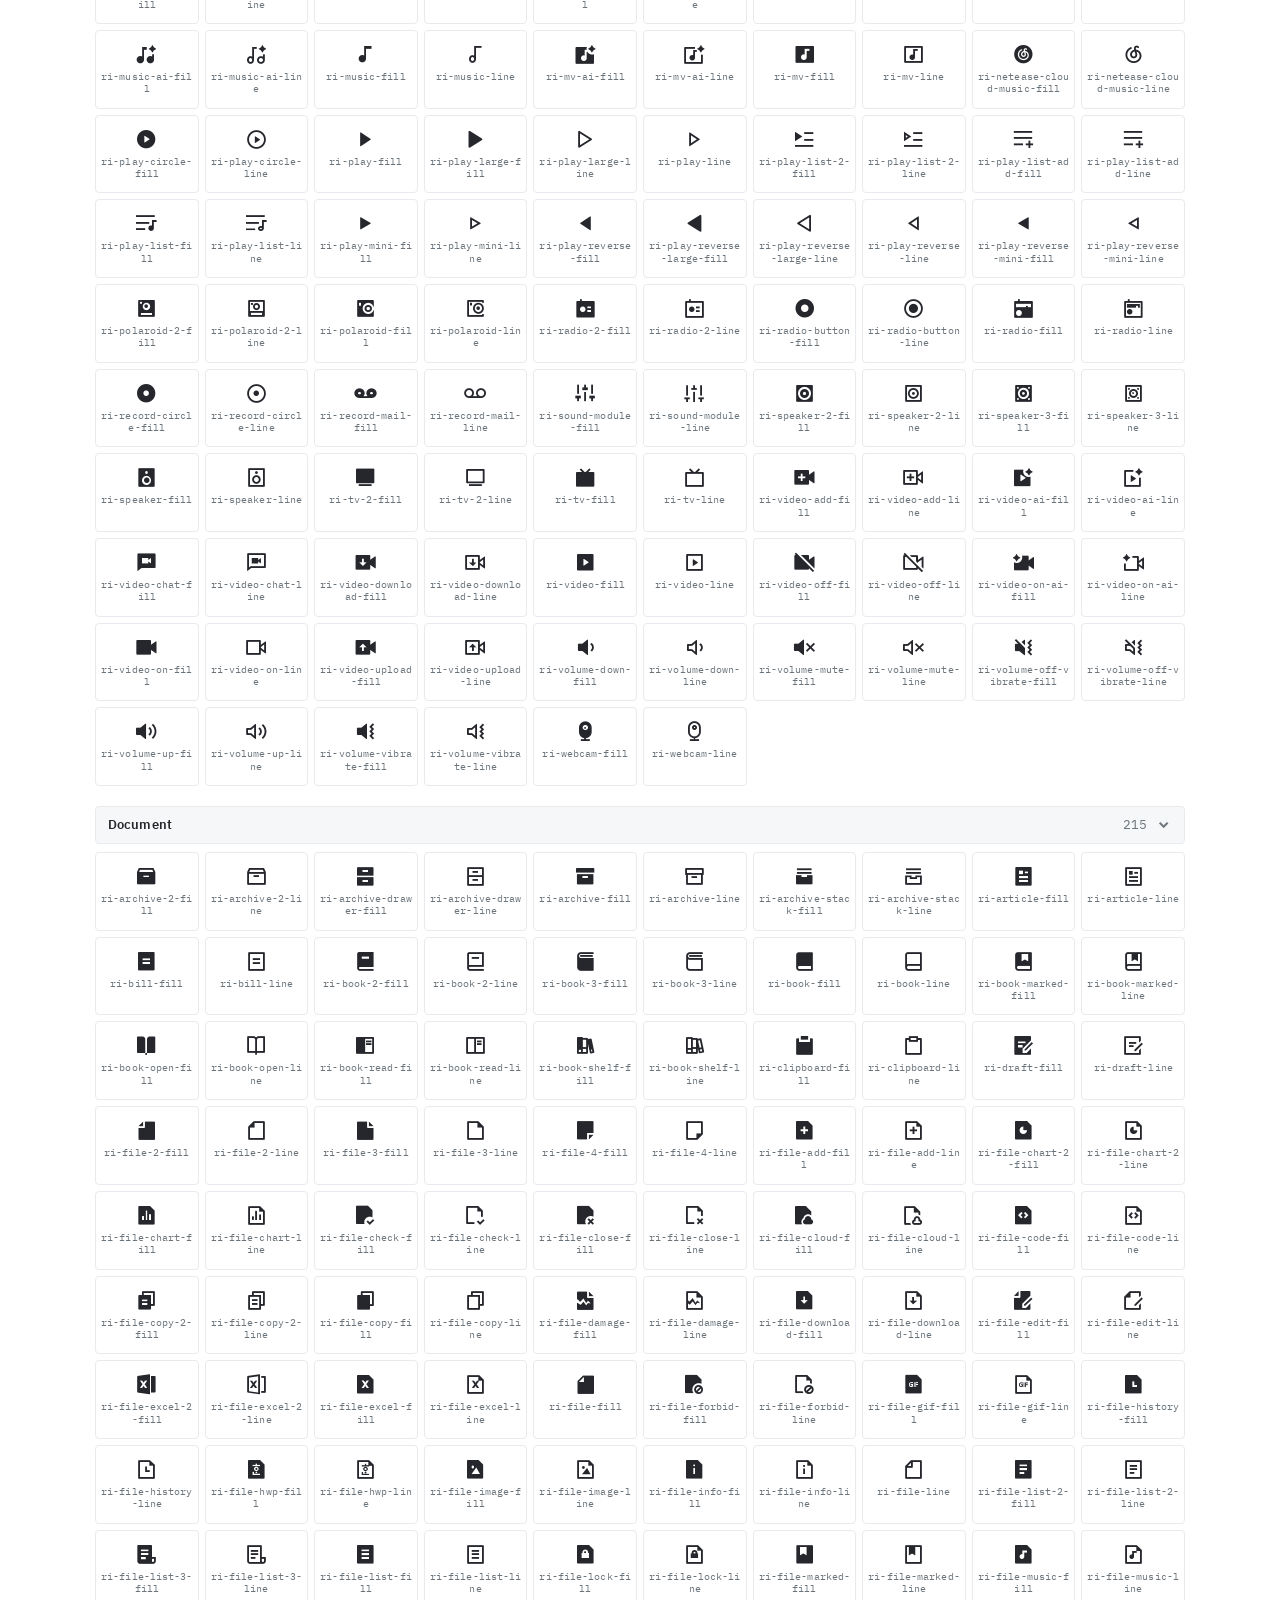
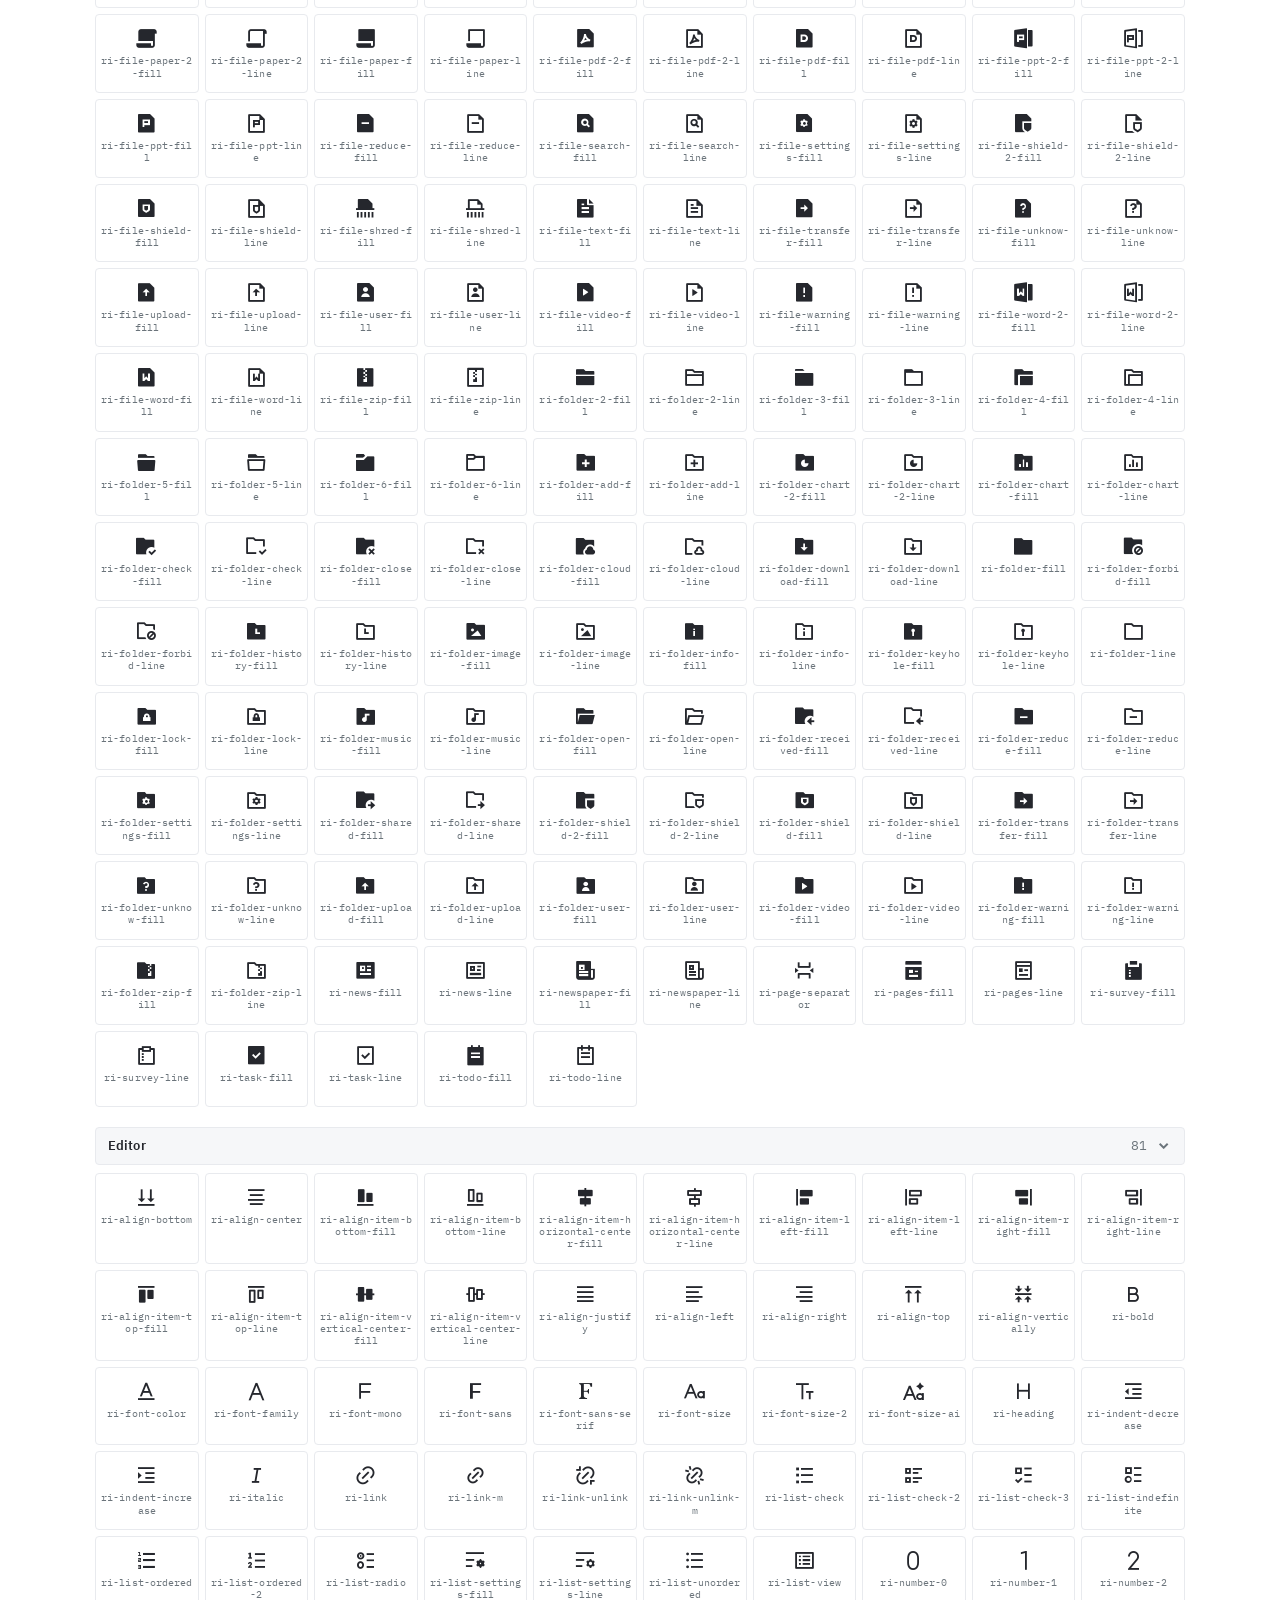
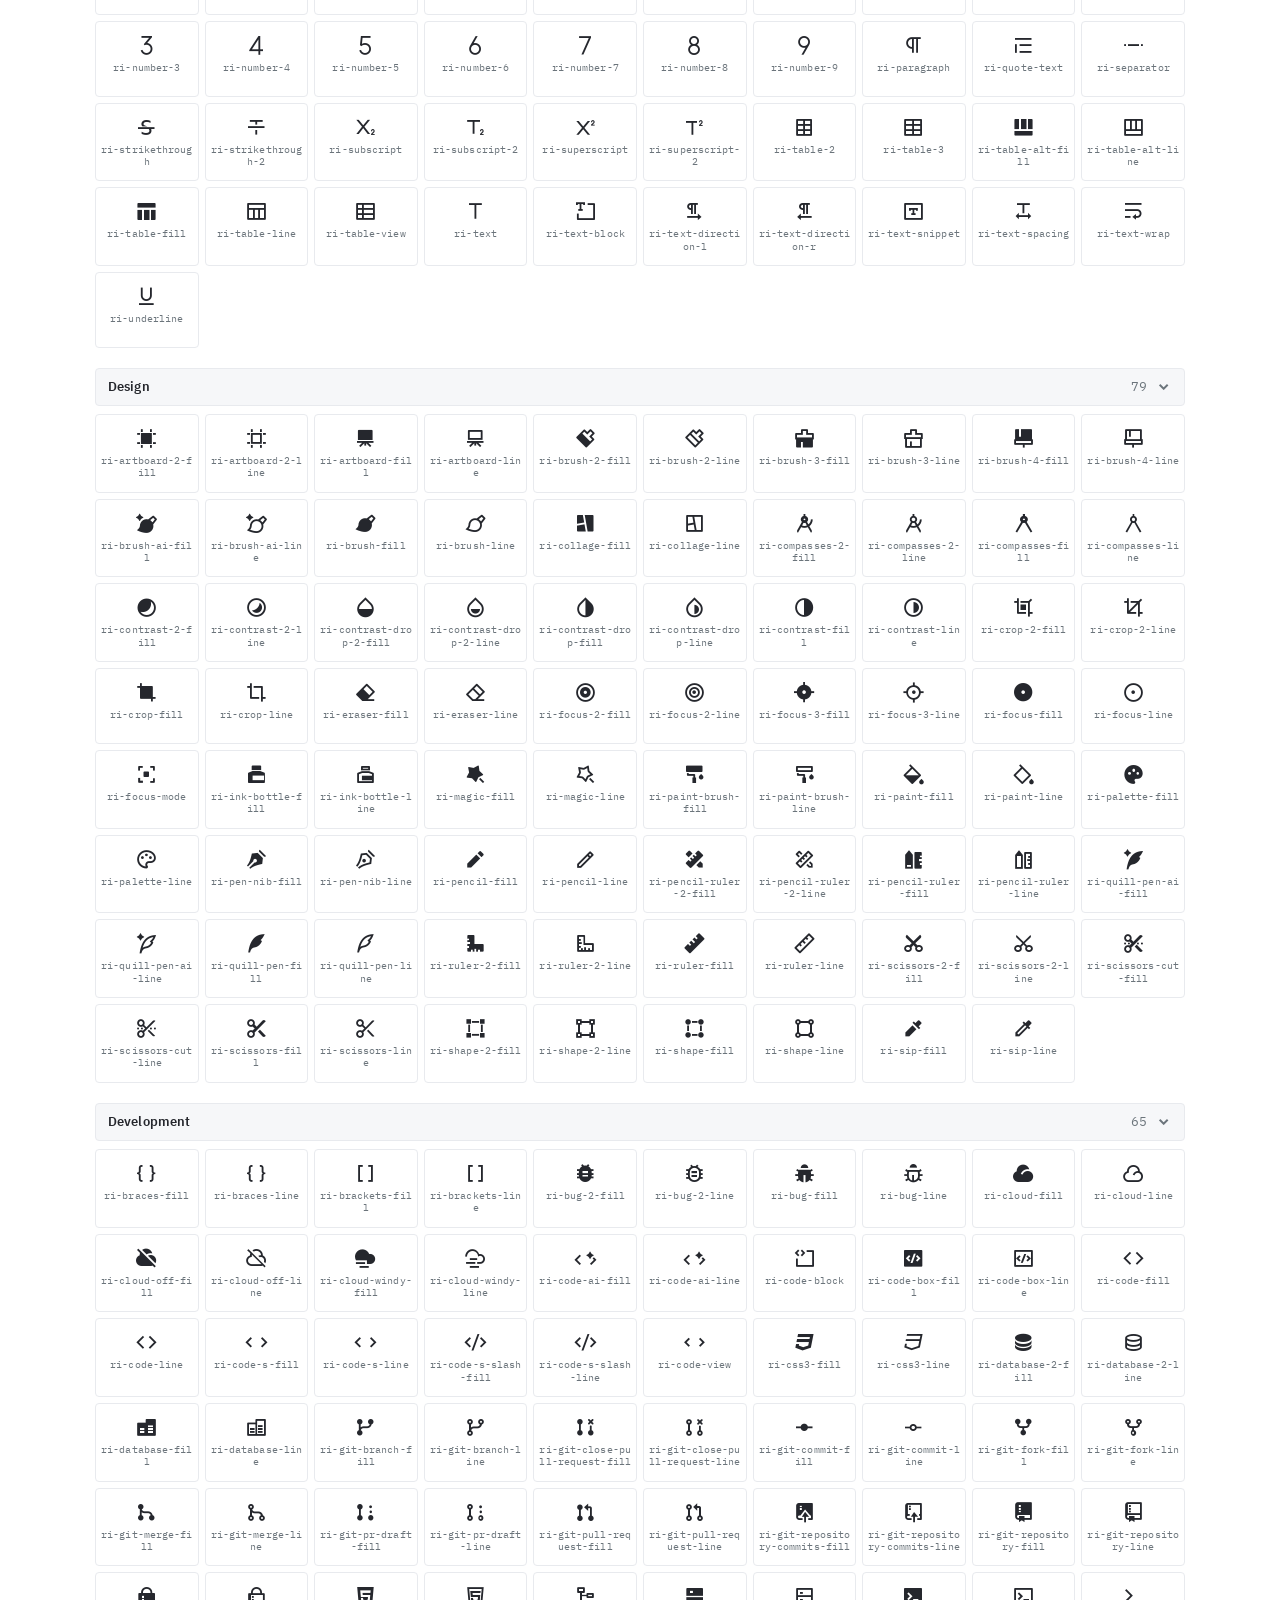
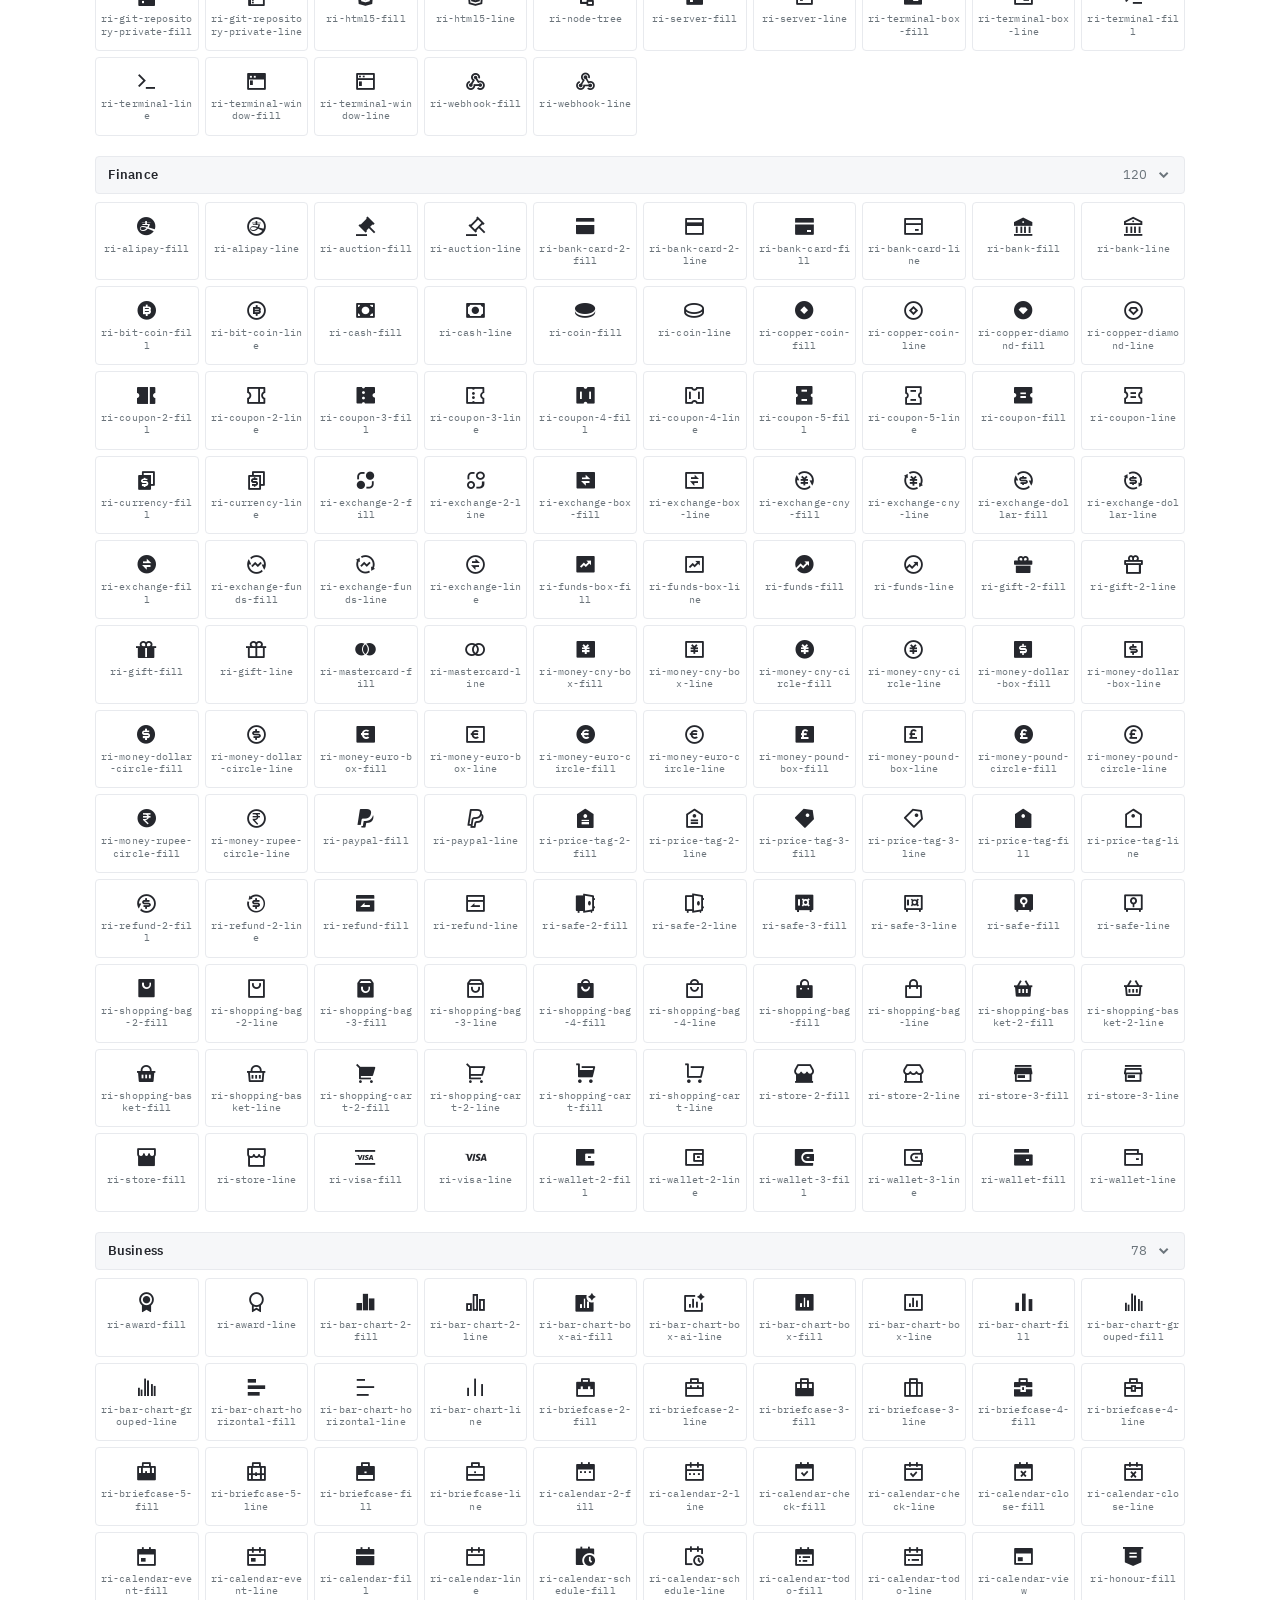
<file: pages/icons.html>
<!DOCTYPE html>
<html lang="ko" data-color-scheme="light">
<head>
    <meta charset="UTF-8">
    <meta name="viewport" content="width=device-width, initial-scale=1.0">
    <title>Remixicon All Icons — Pocket Kit</title>
    <link rel="stylesheet" href="../lib/fonts/remixicon/remixicon.css">
    <link rel="stylesheet" href="../common.css">
    <link rel="stylesheet" href="../themes.css">
    <style>
        body { padding: var(--spacing); max-width: var(--lgWrapperWidth); margin: 0 auto; }
        .page-top {
            display: flex;
            align-items: center;
            gap: var(--smSpacing);
            margin-bottom: var(--smSpacing);
            flex-wrap: wrap;
        }
        .back-link {
            display: inline-flex;
            align-items: center;
            gap: 6px;
            color: var(--surfaceTxtHintColor);
            font-size: var(--smFontSize);
            text-decoration: none;
        }
        .back-link:hover { color: var(--surfaceTxtColor); }
        .icon-count {
            font-size: var(--smFontSize);
            color: var(--surfaceTxtHintColor);
            margin-left: auto;
        }
        .search-bar {
            position: sticky;
            top: 60px;
            z-index: 100;
            background: var(--pageBgColor);
            padding: var(--smSpacing) 0;
            margin-bottom: 0;
        }
        .search-bar input {
            width: 100%;
            height: var(--smBtnHeight);
            padding: 0 var(--inputPadding);
            border: 1px solid var(--surfaceAlt3Color);
            border-radius: 30px;
            background: var(--surfaceAlt1Color);
            color: var(--surfaceTxtColor);
            font-family: var(--fontFamily);
            font-size: var(--fontSize);
            outline: none;
            transition: border-color 0.15s, background 0.15s;
            -webkit-appearance: none;
            appearance: none;
        }
        .search-bar input:focus {
            border-color: var(--accentColor);
            background: var(--surfaceColor);
        }
        .icon-grid {
            display: block;
        }
        .icon-item {
            display: flex;
            flex-direction: column;
            align-items: center;
            gap: 6px;
            padding: 12px 4px;
            border-radius: var(--borderRadius);
            border: 1px solid var(--surfaceAlt2Color);
            background: var(--surfaceColor);
            cursor: pointer;
            transition: background 0.15s, border-color 0.15s;
            user-select: none;
            min-height: 76px;
        }
        .icon-item:hover {
            background: var(--surfaceAccentColor);
            border-color: var(--accentColor);
        }
        @keyframes iconFadeIn {
            from { opacity: 0; transform: scale(0.7); }
            to   { opacity: 1; transform: scale(1); }
        }
        .icon-item i {
            font-size: 22px;
            color: var(--surfaceTxtColor);
            animation: iconFadeIn 0.18s ease;
        }
        .icon-item:hover i { color: var(--secondaryTxtColor); }
        .icon-item span {
            font-size: 9.5px;
            color: var(--surfaceTxtHintColor);
            font-family: var(--monoFontFamily);
            text-align: center;
            word-break: break-all;
            line-height: 1.3;
        }
        .icon-item.hidden { display: none; }
        .no-result {
            display: none;
            grid-column: 1 / -1;
            padding: var(--spacing);
            text-align: center;
            color: var(--surfaceTxtHintColor);
            font-size: var(--smFontSize);
        }
        #scroll-top {
            position: fixed;
            bottom: 24px;
            right: 24px;
            width: 38px;
            height: 38px;
            border-radius: 50%;
            border: none;
            background: var(--primaryColor);
            color: var(--primaryTxtColor);
            font-size: 18px;
            display: flex;
            align-items: center;
            justify-content: center;
            cursor: pointer;
            box-shadow: var(--boxShadow);
            opacity: 0;
            transform: translateY(10px);
            transition: opacity 0.2s, transform 0.2s, background 0.15s;
            pointer-events: none;
            z-index: 9998;
        }
        #scroll-top.show {
            opacity: 1;
            transform: translateY(0);
            pointer-events: all;
        }
        #scroll-top:hover { background: var(--secondaryColor); }
        #copy-toast {
            position: fixed;
            bottom: 24px;
            left: 50%;
            transform: translateX(-50%) translateY(10px);
            background: var(--primaryColor);
            color: var(--primaryTxtColor);
            padding: 8px 18px;
            border-radius: 30px;
            font-size: var(--smFontSize);
            font-family: var(--monoFontFamily);
            pointer-events: none;
            opacity: 0;
            transition: opacity 0.15s, transform 0.15s;
            z-index: 9999;
            white-space: nowrap;
        }
        #copy-toast.show { opacity: 1; transform: translateX(-50%) translateY(0); }

        /* ── Icon sections ── */
        .icon-section { margin-bottom: var(--smSpacing); }
        .icon-section-header {
            display: flex;
            align-items: center;
            gap: 8px;
            padding: 7px 12px;
            margin-bottom: 8px;
            background: var(--surfaceAlt1Color);
            border: 1px solid var(--surfaceAlt2Color);
            border-radius: var(--borderRadius);
            cursor: pointer;
            user-select: none;
            font-size: var(--smFontSize);
            font-weight: 600;
            color: var(--surfaceTxtColor);
            transition: background 0.15s;
        }
        .icon-section-header:hover { background: var(--surfaceAlt2Color); }
        .icon-section-count {
            font-weight: 400;
            color: var(--surfaceTxtHintColor);
            margin-left: auto;
            font-size: var(--smFontSize);
        }
        .icon-section-toggle {
            font-size: 16px;
            color: var(--surfaceTxtHintColor);
            transition: transform 0.15s;
            flex-shrink: 0;
        }
        .icon-section.collapsed .icon-section-toggle { transform: rotate(-90deg); }
        .icon-section.collapsed .icon-section-grid { display: none; }
        .icon-section-grid {
            display: grid;
            grid-template-columns: repeat(auto-fill, minmax(100px, 1fr));
            gap: 6px;
        }
    </style>
</head>
<body>

<div class="page-top">
    <span class="icon-count" id="icon-count">3,058 icons</span>
</div>

<div class="search-bar">
    <input type="text" id="icon-search" placeholder="Search icons... (e.g. arrow, user, file)" autocomplete="off">
</div>

<div class="icon-grid" id="icon-grid">
    <div class="no-result" id="no-result">No icons found.</div>    <div class="icon-item" data-name="ri-24-hours-fill"><span>ri-24-hours-fill</span></div>
    <div class="icon-item" data-name="ri-24-hours-line"><span>ri-24-hours-line</span></div>
    <div class="icon-item" data-name="ri-4k-fill"><span>ri-4k-fill</span></div>
    <div class="icon-item" data-name="ri-4k-line"><span>ri-4k-line</span></div>
    <div class="icon-item" data-name="ri-a-b"><span>ri-a-b</span></div>
    <div class="icon-item" data-name="ri-accessibility-fill"><span>ri-accessibility-fill</span></div>
    <div class="icon-item" data-name="ri-accessibility-line"><span>ri-accessibility-line</span></div>
    <div class="icon-item" data-name="ri-account-box-2-fill"><span>ri-account-box-2-fill</span></div>
    <div class="icon-item" data-name="ri-account-box-2-line"><span>ri-account-box-2-line</span></div>
    <div class="icon-item" data-name="ri-account-box-fill"><span>ri-account-box-fill</span></div>
    <div class="icon-item" data-name="ri-account-box-line"><span>ri-account-box-line</span></div>
    <div class="icon-item" data-name="ri-account-circle-2-fill"><span>ri-account-circle-2-fill</span></div>
    <div class="icon-item" data-name="ri-account-circle-2-line"><span>ri-account-circle-2-line</span></div>
    <div class="icon-item" data-name="ri-account-circle-fill"><span>ri-account-circle-fill</span></div>
    <div class="icon-item" data-name="ri-account-circle-line"><span>ri-account-circle-line</span></div>
    <div class="icon-item" data-name="ri-account-pin-box-fill"><span>ri-account-pin-box-fill</span></div>
    <div class="icon-item" data-name="ri-account-pin-box-line"><span>ri-account-pin-box-line</span></div>
    <div class="icon-item" data-name="ri-account-pin-circle-fill"><span>ri-account-pin-circle-fill</span></div>
    <div class="icon-item" data-name="ri-account-pin-circle-line"><span>ri-account-pin-circle-line</span></div>
    <div class="icon-item" data-name="ri-add-box-fill"><span>ri-add-box-fill</span></div>
    <div class="icon-item" data-name="ri-add-box-line"><span>ri-add-box-line</span></div>
    <div class="icon-item" data-name="ri-add-circle-fill"><span>ri-add-circle-fill</span></div>
    <div class="icon-item" data-name="ri-add-circle-line"><span>ri-add-circle-line</span></div>
    <div class="icon-item" data-name="ri-add-fill"><span>ri-add-fill</span></div>
    <div class="icon-item" data-name="ri-add-large-fill"><span>ri-add-large-fill</span></div>
    <div class="icon-item" data-name="ri-add-large-line"><span>ri-add-large-line</span></div>
    <div class="icon-item" data-name="ri-add-line"><span>ri-add-line</span></div>
    <div class="icon-item" data-name="ri-admin-fill"><span>ri-admin-fill</span></div>
    <div class="icon-item" data-name="ri-admin-line"><span>ri-admin-line</span></div>
    <div class="icon-item" data-name="ri-advertisement-fill"><span>ri-advertisement-fill</span></div>
    <div class="icon-item" data-name="ri-advertisement-line"><span>ri-advertisement-line</span></div>
    <div class="icon-item" data-name="ri-aed-electrodes-fill"><span>ri-aed-electrodes-fill</span></div>
    <div class="icon-item" data-name="ri-aed-electrodes-line"><span>ri-aed-electrodes-line</span></div>
    <div class="icon-item" data-name="ri-aed-fill"><span>ri-aed-fill</span></div>
    <div class="icon-item" data-name="ri-aed-line"><span>ri-aed-line</span></div>
    <div class="icon-item" data-name="ri-ai-generate"><span>ri-ai-generate</span></div>
    <div class="icon-item" data-name="ri-ai-generate-2"><span>ri-ai-generate-2</span></div>
    <div class="icon-item" data-name="ri-ai-generate-text"><span>ri-ai-generate-text</span></div>
    <div class="icon-item" data-name="ri-airplay-fill"><span>ri-airplay-fill</span></div>
    <div class="icon-item" data-name="ri-airplay-line"><span>ri-airplay-line</span></div>
    <div class="icon-item" data-name="ri-alarm-add-fill"><span>ri-alarm-add-fill</span></div>
    <div class="icon-item" data-name="ri-alarm-add-line"><span>ri-alarm-add-line</span></div>
    <div class="icon-item" data-name="ri-alarm-fill"><span>ri-alarm-fill</span></div>
    <div class="icon-item" data-name="ri-alarm-line"><span>ri-alarm-line</span></div>
    <div class="icon-item" data-name="ri-alarm-snooze-fill"><span>ri-alarm-snooze-fill</span></div>
    <div class="icon-item" data-name="ri-alarm-snooze-line"><span>ri-alarm-snooze-line</span></div>
    <div class="icon-item" data-name="ri-alarm-warning-fill"><span>ri-alarm-warning-fill</span></div>
    <div class="icon-item" data-name="ri-alarm-warning-line"><span>ri-alarm-warning-line</span></div>
    <div class="icon-item" data-name="ri-album-fill"><span>ri-album-fill</span></div>
    <div class="icon-item" data-name="ri-album-line"><span>ri-album-line</span></div>
    <div class="icon-item" data-name="ri-alert-fill"><span>ri-alert-fill</span></div>
    <div class="icon-item" data-name="ri-alert-line"><span>ri-alert-line</span></div>
    <div class="icon-item" data-name="ri-alibaba-cloud-fill"><span>ri-alibaba-cloud-fill</span></div>
    <div class="icon-item" data-name="ri-alibaba-cloud-line"><span>ri-alibaba-cloud-line</span></div>
    <div class="icon-item" data-name="ri-aliens-fill"><span>ri-aliens-fill</span></div>
    <div class="icon-item" data-name="ri-aliens-line"><span>ri-aliens-line</span></div>
    <div class="icon-item" data-name="ri-align-bottom"><span>ri-align-bottom</span></div>
    <div class="icon-item" data-name="ri-align-center"><span>ri-align-center</span></div>
    <div class="icon-item" data-name="ri-align-item-bottom-fill"><span>ri-align-item-bottom-fill</span></div>
    <div class="icon-item" data-name="ri-align-item-bottom-line"><span>ri-align-item-bottom-line</span></div>
    <div class="icon-item" data-name="ri-align-item-horizontal-center-fill"><span>ri-align-item-horizontal-center-fill</span></div>
    <div class="icon-item" data-name="ri-align-item-horizontal-center-line"><span>ri-align-item-horizontal-center-line</span></div>
    <div class="icon-item" data-name="ri-align-item-left-fill"><span>ri-align-item-left-fill</span></div>
    <div class="icon-item" data-name="ri-align-item-left-line"><span>ri-align-item-left-line</span></div>
    <div class="icon-item" data-name="ri-align-item-right-fill"><span>ri-align-item-right-fill</span></div>
    <div class="icon-item" data-name="ri-align-item-right-line"><span>ri-align-item-right-line</span></div>
    <div class="icon-item" data-name="ri-align-item-top-fill"><span>ri-align-item-top-fill</span></div>
    <div class="icon-item" data-name="ri-align-item-top-line"><span>ri-align-item-top-line</span></div>
    <div class="icon-item" data-name="ri-align-item-vertical-center-fill"><span>ri-align-item-vertical-center-fill</span></div>
    <div class="icon-item" data-name="ri-align-item-vertical-center-line"><span>ri-align-item-vertical-center-line</span></div>
    <div class="icon-item" data-name="ri-align-justify"><span>ri-align-justify</span></div>
    <div class="icon-item" data-name="ri-align-left"><span>ri-align-left</span></div>
    <div class="icon-item" data-name="ri-align-right"><span>ri-align-right</span></div>
    <div class="icon-item" data-name="ri-align-top"><span>ri-align-top</span></div>
    <div class="icon-item" data-name="ri-align-vertically"><span>ri-align-vertically</span></div>
    <div class="icon-item" data-name="ri-alipay-fill"><span>ri-alipay-fill</span></div>
    <div class="icon-item" data-name="ri-alipay-line"><span>ri-alipay-line</span></div>
    <div class="icon-item" data-name="ri-amazon-fill"><span>ri-amazon-fill</span></div>
    <div class="icon-item" data-name="ri-amazon-line"><span>ri-amazon-line</span></div>
    <div class="icon-item" data-name="ri-anchor-fill"><span>ri-anchor-fill</span></div>
    <div class="icon-item" data-name="ri-anchor-line"><span>ri-anchor-line</span></div>
    <div class="icon-item" data-name="ri-ancient-gate-fill"><span>ri-ancient-gate-fill</span></div>
    <div class="icon-item" data-name="ri-ancient-gate-line"><span>ri-ancient-gate-line</span></div>
    <div class="icon-item" data-name="ri-ancient-pavilion-fill"><span>ri-ancient-pavilion-fill</span></div>
    <div class="icon-item" data-name="ri-ancient-pavilion-line"><span>ri-ancient-pavilion-line</span></div>
    <div class="icon-item" data-name="ri-android-fill"><span>ri-android-fill</span></div>
    <div class="icon-item" data-name="ri-android-line"><span>ri-android-line</span></div>
    <div class="icon-item" data-name="ri-angularjs-fill"><span>ri-angularjs-fill</span></div>
    <div class="icon-item" data-name="ri-angularjs-line"><span>ri-angularjs-line</span></div>
    <div class="icon-item" data-name="ri-anthropic-fill"><span>ri-anthropic-fill</span></div>
    <div class="icon-item" data-name="ri-anthropic-line"><span>ri-anthropic-line</span></div>
    <div class="icon-item" data-name="ri-anticlockwise-2-fill"><span>ri-anticlockwise-2-fill</span></div>
    <div class="icon-item" data-name="ri-anticlockwise-2-line"><span>ri-anticlockwise-2-line</span></div>
    <div class="icon-item" data-name="ri-anticlockwise-fill"><span>ri-anticlockwise-fill</span></div>
    <div class="icon-item" data-name="ri-anticlockwise-line"><span>ri-anticlockwise-line</span></div>
    <div class="icon-item" data-name="ri-app-store-fill"><span>ri-app-store-fill</span></div>
    <div class="icon-item" data-name="ri-app-store-line"><span>ri-app-store-line</span></div>
    <div class="icon-item" data-name="ri-apple-fill"><span>ri-apple-fill</span></div>
    <div class="icon-item" data-name="ri-apple-line"><span>ri-apple-line</span></div>
    <div class="icon-item" data-name="ri-apps-2-add-fill"><span>ri-apps-2-add-fill</span></div>
    <div class="icon-item" data-name="ri-apps-2-add-line"><span>ri-apps-2-add-line</span></div>
    <div class="icon-item" data-name="ri-apps-2-ai-fill"><span>ri-apps-2-ai-fill</span></div>
    <div class="icon-item" data-name="ri-apps-2-ai-line"><span>ri-apps-2-ai-line</span></div>
    <div class="icon-item" data-name="ri-apps-2-fill"><span>ri-apps-2-fill</span></div>
    <div class="icon-item" data-name="ri-apps-2-line"><span>ri-apps-2-line</span></div>
    <div class="icon-item" data-name="ri-apps-fill"><span>ri-apps-fill</span></div>
    <div class="icon-item" data-name="ri-apps-line"><span>ri-apps-line</span></div>
    <div class="icon-item" data-name="ri-archive-2-fill"><span>ri-archive-2-fill</span></div>
    <div class="icon-item" data-name="ri-archive-2-line"><span>ri-archive-2-line</span></div>
    <div class="icon-item" data-name="ri-archive-drawer-fill"><span>ri-archive-drawer-fill</span></div>
    <div class="icon-item" data-name="ri-archive-drawer-line"><span>ri-archive-drawer-line</span></div>
    <div class="icon-item" data-name="ri-archive-fill"><span>ri-archive-fill</span></div>
    <div class="icon-item" data-name="ri-archive-line"><span>ri-archive-line</span></div>
    <div class="icon-item" data-name="ri-archive-stack-fill"><span>ri-archive-stack-fill</span></div>
    <div class="icon-item" data-name="ri-archive-stack-line"><span>ri-archive-stack-line</span></div>
    <div class="icon-item" data-name="ri-armchair-fill"><span>ri-armchair-fill</span></div>
    <div class="icon-item" data-name="ri-armchair-line"><span>ri-armchair-line</span></div>
    <div class="icon-item" data-name="ri-arrow-down-box-fill"><span>ri-arrow-down-box-fill</span></div>
    <div class="icon-item" data-name="ri-arrow-down-box-line"><span>ri-arrow-down-box-line</span></div>
    <div class="icon-item" data-name="ri-arrow-down-circle-fill"><span>ri-arrow-down-circle-fill</span></div>
    <div class="icon-item" data-name="ri-arrow-down-circle-line"><span>ri-arrow-down-circle-line</span></div>
    <div class="icon-item" data-name="ri-arrow-down-double-fill"><span>ri-arrow-down-double-fill</span></div>
    <div class="icon-item" data-name="ri-arrow-down-double-line"><span>ri-arrow-down-double-line</span></div>
    <div class="icon-item" data-name="ri-arrow-down-fill"><span>ri-arrow-down-fill</span></div>
    <div class="icon-item" data-name="ri-arrow-down-line"><span>ri-arrow-down-line</span></div>
    <div class="icon-item" data-name="ri-arrow-down-long-fill"><span>ri-arrow-down-long-fill</span></div>
    <div class="icon-item" data-name="ri-arrow-down-long-line"><span>ri-arrow-down-long-line</span></div>
    <div class="icon-item" data-name="ri-arrow-down-s-fill"><span>ri-arrow-down-s-fill</span></div>
    <div class="icon-item" data-name="ri-arrow-down-s-line"><span>ri-arrow-down-s-line</span></div>
    <div class="icon-item" data-name="ri-arrow-down-wide-fill"><span>ri-arrow-down-wide-fill</span></div>
    <div class="icon-item" data-name="ri-arrow-down-wide-line"><span>ri-arrow-down-wide-line</span></div>
    <div class="icon-item" data-name="ri-arrow-drop-down-fill"><span>ri-arrow-drop-down-fill</span></div>
    <div class="icon-item" data-name="ri-arrow-drop-down-line"><span>ri-arrow-drop-down-line</span></div>
    <div class="icon-item" data-name="ri-arrow-drop-left-fill"><span>ri-arrow-drop-left-fill</span></div>
    <div class="icon-item" data-name="ri-arrow-drop-left-line"><span>ri-arrow-drop-left-line</span></div>
    <div class="icon-item" data-name="ri-arrow-drop-right-fill"><span>ri-arrow-drop-right-fill</span></div>
    <div class="icon-item" data-name="ri-arrow-drop-right-line"><span>ri-arrow-drop-right-line</span></div>
    <div class="icon-item" data-name="ri-arrow-drop-up-fill"><span>ri-arrow-drop-up-fill</span></div>
    <div class="icon-item" data-name="ri-arrow-drop-up-line"><span>ri-arrow-drop-up-line</span></div>
    <div class="icon-item" data-name="ri-arrow-go-back-fill"><span>ri-arrow-go-back-fill</span></div>
    <div class="icon-item" data-name="ri-arrow-go-back-line"><span>ri-arrow-go-back-line</span></div>
    <div class="icon-item" data-name="ri-arrow-go-forward-fill"><span>ri-arrow-go-forward-fill</span></div>
    <div class="icon-item" data-name="ri-arrow-go-forward-line"><span>ri-arrow-go-forward-line</span></div>
    <div class="icon-item" data-name="ri-arrow-left-box-fill"><span>ri-arrow-left-box-fill</span></div>
    <div class="icon-item" data-name="ri-arrow-left-box-line"><span>ri-arrow-left-box-line</span></div>
    <div class="icon-item" data-name="ri-arrow-left-circle-fill"><span>ri-arrow-left-circle-fill</span></div>
    <div class="icon-item" data-name="ri-arrow-left-circle-line"><span>ri-arrow-left-circle-line</span></div>
    <div class="icon-item" data-name="ri-arrow-left-double-fill"><span>ri-arrow-left-double-fill</span></div>
    <div class="icon-item" data-name="ri-arrow-left-double-line"><span>ri-arrow-left-double-line</span></div>
    <div class="icon-item" data-name="ri-arrow-left-down-box-fill"><span>ri-arrow-left-down-box-fill</span></div>
    <div class="icon-item" data-name="ri-arrow-left-down-box-line"><span>ri-arrow-left-down-box-line</span></div>
    <div class="icon-item" data-name="ri-arrow-left-down-fill"><span>ri-arrow-left-down-fill</span></div>
    <div class="icon-item" data-name="ri-arrow-left-down-line"><span>ri-arrow-left-down-line</span></div>
    <div class="icon-item" data-name="ri-arrow-left-down-long-fill"><span>ri-arrow-left-down-long-fill</span></div>
    <div class="icon-item" data-name="ri-arrow-left-down-long-line"><span>ri-arrow-left-down-long-line</span></div>
    <div class="icon-item" data-name="ri-arrow-left-fill"><span>ri-arrow-left-fill</span></div>
    <div class="icon-item" data-name="ri-arrow-left-line"><span>ri-arrow-left-line</span></div>
    <div class="icon-item" data-name="ri-arrow-left-long-fill"><span>ri-arrow-left-long-fill</span></div>
    <div class="icon-item" data-name="ri-arrow-left-long-line"><span>ri-arrow-left-long-line</span></div>
    <div class="icon-item" data-name="ri-arrow-left-right-fill"><span>ri-arrow-left-right-fill</span></div>
    <div class="icon-item" data-name="ri-arrow-left-right-line"><span>ri-arrow-left-right-line</span></div>
    <div class="icon-item" data-name="ri-arrow-left-s-fill"><span>ri-arrow-left-s-fill</span></div>
    <div class="icon-item" data-name="ri-arrow-left-s-line"><span>ri-arrow-left-s-line</span></div>
    <div class="icon-item" data-name="ri-arrow-left-up-box-fill"><span>ri-arrow-left-up-box-fill</span></div>
    <div class="icon-item" data-name="ri-arrow-left-up-box-line"><span>ri-arrow-left-up-box-line</span></div>
    <div class="icon-item" data-name="ri-arrow-left-up-fill"><span>ri-arrow-left-up-fill</span></div>
    <div class="icon-item" data-name="ri-arrow-left-up-line"><span>ri-arrow-left-up-line</span></div>
    <div class="icon-item" data-name="ri-arrow-left-up-long-fill"><span>ri-arrow-left-up-long-fill</span></div>
    <div class="icon-item" data-name="ri-arrow-left-up-long-line"><span>ri-arrow-left-up-long-line</span></div>
    <div class="icon-item" data-name="ri-arrow-left-wide-fill"><span>ri-arrow-left-wide-fill</span></div>
    <div class="icon-item" data-name="ri-arrow-left-wide-line"><span>ri-arrow-left-wide-line</span></div>
    <div class="icon-item" data-name="ri-arrow-right-box-fill"><span>ri-arrow-right-box-fill</span></div>
    <div class="icon-item" data-name="ri-arrow-right-box-line"><span>ri-arrow-right-box-line</span></div>
    <div class="icon-item" data-name="ri-arrow-right-circle-fill"><span>ri-arrow-right-circle-fill</span></div>
    <div class="icon-item" data-name="ri-arrow-right-circle-line"><span>ri-arrow-right-circle-line</span></div>
    <div class="icon-item" data-name="ri-arrow-right-double-fill"><span>ri-arrow-right-double-fill</span></div>
    <div class="icon-item" data-name="ri-arrow-right-double-line"><span>ri-arrow-right-double-line</span></div>
    <div class="icon-item" data-name="ri-arrow-right-down-box-fill"><span>ri-arrow-right-down-box-fill</span></div>
    <div class="icon-item" data-name="ri-arrow-right-down-box-line"><span>ri-arrow-right-down-box-line</span></div>
    <div class="icon-item" data-name="ri-arrow-right-down-fill"><span>ri-arrow-right-down-fill</span></div>
    <div class="icon-item" data-name="ri-arrow-right-down-line"><span>ri-arrow-right-down-line</span></div>
    <div class="icon-item" data-name="ri-arrow-right-down-long-fill"><span>ri-arrow-right-down-long-fill</span></div>
    <div class="icon-item" data-name="ri-arrow-right-down-long-line"><span>ri-arrow-right-down-long-line</span></div>
    <div class="icon-item" data-name="ri-arrow-right-fill"><span>ri-arrow-right-fill</span></div>
    <div class="icon-item" data-name="ri-arrow-right-line"><span>ri-arrow-right-line</span></div>
    <div class="icon-item" data-name="ri-arrow-right-long-fill"><span>ri-arrow-right-long-fill</span></div>
    <div class="icon-item" data-name="ri-arrow-right-long-line"><span>ri-arrow-right-long-line</span></div>
    <div class="icon-item" data-name="ri-arrow-right-s-fill"><span>ri-arrow-right-s-fill</span></div>
    <div class="icon-item" data-name="ri-arrow-right-s-line"><span>ri-arrow-right-s-line</span></div>
    <div class="icon-item" data-name="ri-arrow-right-up-box-fill"><span>ri-arrow-right-up-box-fill</span></div>
    <div class="icon-item" data-name="ri-arrow-right-up-box-line"><span>ri-arrow-right-up-box-line</span></div>
    <div class="icon-item" data-name="ri-arrow-right-up-fill"><span>ri-arrow-right-up-fill</span></div>
    <div class="icon-item" data-name="ri-arrow-right-up-line"><span>ri-arrow-right-up-line</span></div>
    <div class="icon-item" data-name="ri-arrow-right-up-long-fill"><span>ri-arrow-right-up-long-fill</span></div>
    <div class="icon-item" data-name="ri-arrow-right-up-long-line"><span>ri-arrow-right-up-long-line</span></div>
    <div class="icon-item" data-name="ri-arrow-right-wide-fill"><span>ri-arrow-right-wide-fill</span></div>
    <div class="icon-item" data-name="ri-arrow-right-wide-line"><span>ri-arrow-right-wide-line</span></div>
    <div class="icon-item" data-name="ri-arrow-turn-back-fill"><span>ri-arrow-turn-back-fill</span></div>
    <div class="icon-item" data-name="ri-arrow-turn-back-line"><span>ri-arrow-turn-back-line</span></div>
    <div class="icon-item" data-name="ri-arrow-turn-forward-fill"><span>ri-arrow-turn-forward-fill</span></div>
    <div class="icon-item" data-name="ri-arrow-turn-forward-line"><span>ri-arrow-turn-forward-line</span></div>
    <div class="icon-item" data-name="ri-arrow-up-box-fill"><span>ri-arrow-up-box-fill</span></div>
    <div class="icon-item" data-name="ri-arrow-up-box-line"><span>ri-arrow-up-box-line</span></div>
    <div class="icon-item" data-name="ri-arrow-up-circle-fill"><span>ri-arrow-up-circle-fill</span></div>
    <div class="icon-item" data-name="ri-arrow-up-circle-line"><span>ri-arrow-up-circle-line</span></div>
    <div class="icon-item" data-name="ri-arrow-up-double-fill"><span>ri-arrow-up-double-fill</span></div>
    <div class="icon-item" data-name="ri-arrow-up-double-line"><span>ri-arrow-up-double-line</span></div>
    <div class="icon-item" data-name="ri-arrow-up-down-fill"><span>ri-arrow-up-down-fill</span></div>
    <div class="icon-item" data-name="ri-arrow-up-down-line"><span>ri-arrow-up-down-line</span></div>
    <div class="icon-item" data-name="ri-arrow-up-fill"><span>ri-arrow-up-fill</span></div>
    <div class="icon-item" data-name="ri-arrow-up-line"><span>ri-arrow-up-line</span></div>
    <div class="icon-item" data-name="ri-arrow-up-long-fill"><span>ri-arrow-up-long-fill</span></div>
    <div class="icon-item" data-name="ri-arrow-up-long-line"><span>ri-arrow-up-long-line</span></div>
    <div class="icon-item" data-name="ri-arrow-up-s-fill"><span>ri-arrow-up-s-fill</span></div>
    <div class="icon-item" data-name="ri-arrow-up-s-line"><span>ri-arrow-up-s-line</span></div>
    <div class="icon-item" data-name="ri-arrow-up-wide-fill"><span>ri-arrow-up-wide-fill</span></div>
    <div class="icon-item" data-name="ri-arrow-up-wide-line"><span>ri-arrow-up-wide-line</span></div>
    <div class="icon-item" data-name="ri-artboard-2-fill"><span>ri-artboard-2-fill</span></div>
    <div class="icon-item" data-name="ri-artboard-2-line"><span>ri-artboard-2-line</span></div>
    <div class="icon-item" data-name="ri-artboard-fill"><span>ri-artboard-fill</span></div>
    <div class="icon-item" data-name="ri-artboard-line"><span>ri-artboard-line</span></div>
    <div class="icon-item" data-name="ri-article-fill"><span>ri-article-fill</span></div>
    <div class="icon-item" data-name="ri-article-line"><span>ri-article-line</span></div>
    <div class="icon-item" data-name="ri-aspect-ratio-fill"><span>ri-aspect-ratio-fill</span></div>
    <div class="icon-item" data-name="ri-aspect-ratio-line"><span>ri-aspect-ratio-line</span></div>
    <div class="icon-item" data-name="ri-asterisk"><span>ri-asterisk</span></div>
    <div class="icon-item" data-name="ri-at-fill"><span>ri-at-fill</span></div>
    <div class="icon-item" data-name="ri-at-line"><span>ri-at-line</span></div>
    <div class="icon-item" data-name="ri-attachment-2"><span>ri-attachment-2</span></div>
    <div class="icon-item" data-name="ri-attachment-fill"><span>ri-attachment-fill</span></div>
    <div class="icon-item" data-name="ri-attachment-line"><span>ri-attachment-line</span></div>
    <div class="icon-item" data-name="ri-auction-fill"><span>ri-auction-fill</span></div>
    <div class="icon-item" data-name="ri-auction-line"><span>ri-auction-line</span></div>
    <div class="icon-item" data-name="ri-award-fill"><span>ri-award-fill</span></div>
    <div class="icon-item" data-name="ri-award-line"><span>ri-award-line</span></div>
    <div class="icon-item" data-name="ri-baidu-fill"><span>ri-baidu-fill</span></div>
    <div class="icon-item" data-name="ri-baidu-line"><span>ri-baidu-line</span></div>
    <div class="icon-item" data-name="ri-ball-pen-fill"><span>ri-ball-pen-fill</span></div>
    <div class="icon-item" data-name="ri-ball-pen-line"><span>ri-ball-pen-line</span></div>
    <div class="icon-item" data-name="ri-bank-card-2-fill"><span>ri-bank-card-2-fill</span></div>
    <div class="icon-item" data-name="ri-bank-card-2-line"><span>ri-bank-card-2-line</span></div>
    <div class="icon-item" data-name="ri-bank-card-fill"><span>ri-bank-card-fill</span></div>
    <div class="icon-item" data-name="ri-bank-card-line"><span>ri-bank-card-line</span></div>
    <div class="icon-item" data-name="ri-bank-fill"><span>ri-bank-fill</span></div>
    <div class="icon-item" data-name="ri-bank-line"><span>ri-bank-line</span></div>
    <div class="icon-item" data-name="ri-bar-chart-2-fill"><span>ri-bar-chart-2-fill</span></div>
    <div class="icon-item" data-name="ri-bar-chart-2-line"><span>ri-bar-chart-2-line</span></div>
    <div class="icon-item" data-name="ri-bar-chart-box-ai-fill"><span>ri-bar-chart-box-ai-fill</span></div>
    <div class="icon-item" data-name="ri-bar-chart-box-ai-line"><span>ri-bar-chart-box-ai-line</span></div>
    <div class="icon-item" data-name="ri-bar-chart-box-fill"><span>ri-bar-chart-box-fill</span></div>
    <div class="icon-item" data-name="ri-bar-chart-box-line"><span>ri-bar-chart-box-line</span></div>
    <div class="icon-item" data-name="ri-bar-chart-fill"><span>ri-bar-chart-fill</span></div>
    <div class="icon-item" data-name="ri-bar-chart-grouped-fill"><span>ri-bar-chart-grouped-fill</span></div>
    <div class="icon-item" data-name="ri-bar-chart-grouped-line"><span>ri-bar-chart-grouped-line</span></div>
    <div class="icon-item" data-name="ri-bar-chart-horizontal-fill"><span>ri-bar-chart-horizontal-fill</span></div>
    <div class="icon-item" data-name="ri-bar-chart-horizontal-line"><span>ri-bar-chart-horizontal-line</span></div>
    <div class="icon-item" data-name="ri-bar-chart-line"><span>ri-bar-chart-line</span></div>
    <div class="icon-item" data-name="ri-barcode-box-fill"><span>ri-barcode-box-fill</span></div>
    <div class="icon-item" data-name="ri-barcode-box-line"><span>ri-barcode-box-line</span></div>
    <div class="icon-item" data-name="ri-barcode-fill"><span>ri-barcode-fill</span></div>
    <div class="icon-item" data-name="ri-barcode-line"><span>ri-barcode-line</span></div>
    <div class="icon-item" data-name="ri-bard-fill"><span>ri-bard-fill</span></div>
    <div class="icon-item" data-name="ri-bard-line"><span>ri-bard-line</span></div>
    <div class="icon-item" data-name="ri-barricade-fill"><span>ri-barricade-fill</span></div>
    <div class="icon-item" data-name="ri-barricade-line"><span>ri-barricade-line</span></div>
    <div class="icon-item" data-name="ri-base-station-fill"><span>ri-base-station-fill</span></div>
    <div class="icon-item" data-name="ri-base-station-line"><span>ri-base-station-line</span></div>
    <div class="icon-item" data-name="ri-basketball-fill"><span>ri-basketball-fill</span></div>
    <div class="icon-item" data-name="ri-basketball-line"><span>ri-basketball-line</span></div>
    <div class="icon-item" data-name="ri-battery-2-charge-fill"><span>ri-battery-2-charge-fill</span></div>
    <div class="icon-item" data-name="ri-battery-2-charge-line"><span>ri-battery-2-charge-line</span></div>
    <div class="icon-item" data-name="ri-battery-2-fill"><span>ri-battery-2-fill</span></div>
    <div class="icon-item" data-name="ri-battery-2-line"><span>ri-battery-2-line</span></div>
    <div class="icon-item" data-name="ri-battery-charge-fill"><span>ri-battery-charge-fill</span></div>
    <div class="icon-item" data-name="ri-battery-charge-line"><span>ri-battery-charge-line</span></div>
    <div class="icon-item" data-name="ri-battery-fill"><span>ri-battery-fill</span></div>
    <div class="icon-item" data-name="ri-battery-line"><span>ri-battery-line</span></div>
    <div class="icon-item" data-name="ri-battery-low-fill"><span>ri-battery-low-fill</span></div>
    <div class="icon-item" data-name="ri-battery-low-line"><span>ri-battery-low-line</span></div>
    <div class="icon-item" data-name="ri-battery-saver-fill"><span>ri-battery-saver-fill</span></div>
    <div class="icon-item" data-name="ri-battery-saver-line"><span>ri-battery-saver-line</span></div>
    <div class="icon-item" data-name="ri-battery-share-fill"><span>ri-battery-share-fill</span></div>
    <div class="icon-item" data-name="ri-battery-share-line"><span>ri-battery-share-line</span></div>
    <div class="icon-item" data-name="ri-bear-smile-fill"><span>ri-bear-smile-fill</span></div>
    <div class="icon-item" data-name="ri-bear-smile-line"><span>ri-bear-smile-line</span></div>
    <div class="icon-item" data-name="ri-beer-fill"><span>ri-beer-fill</span></div>
    <div class="icon-item" data-name="ri-beer-line"><span>ri-beer-line</span></div>
    <div class="icon-item" data-name="ri-behance-fill"><span>ri-behance-fill</span></div>
    <div class="icon-item" data-name="ri-behance-line"><span>ri-behance-line</span></div>
    <div class="icon-item" data-name="ri-bell-fill"><span>ri-bell-fill</span></div>
    <div class="icon-item" data-name="ri-bell-line"><span>ri-bell-line</span></div>
    <div class="icon-item" data-name="ri-bike-fill"><span>ri-bike-fill</span></div>
    <div class="icon-item" data-name="ri-bike-line"><span>ri-bike-line</span></div>
    <div class="icon-item" data-name="ri-bilibili-fill"><span>ri-bilibili-fill</span></div>
    <div class="icon-item" data-name="ri-bilibili-line"><span>ri-bilibili-line</span></div>
    <div class="icon-item" data-name="ri-bill-fill"><span>ri-bill-fill</span></div>
    <div class="icon-item" data-name="ri-bill-line"><span>ri-bill-line</span></div>
    <div class="icon-item" data-name="ri-billiards-fill"><span>ri-billiards-fill</span></div>
    <div class="icon-item" data-name="ri-billiards-line"><span>ri-billiards-line</span></div>
    <div class="icon-item" data-name="ri-bit-coin-fill"><span>ri-bit-coin-fill</span></div>
    <div class="icon-item" data-name="ri-bit-coin-line"><span>ri-bit-coin-line</span></div>
    <div class="icon-item" data-name="ri-blaze-fill"><span>ri-blaze-fill</span></div>
    <div class="icon-item" data-name="ri-blaze-line"><span>ri-blaze-line</span></div>
    <div class="icon-item" data-name="ri-blender-fill"><span>ri-blender-fill</span></div>
    <div class="icon-item" data-name="ri-blender-line"><span>ri-blender-line</span></div>
    <div class="icon-item" data-name="ri-blogger-fill"><span>ri-blogger-fill</span></div>
    <div class="icon-item" data-name="ri-blogger-line"><span>ri-blogger-line</span></div>
    <div class="icon-item" data-name="ri-bluesky-fill"><span>ri-bluesky-fill</span></div>
    <div class="icon-item" data-name="ri-bluesky-line"><span>ri-bluesky-line</span></div>
    <div class="icon-item" data-name="ri-bluetooth-connect-fill"><span>ri-bluetooth-connect-fill</span></div>
    <div class="icon-item" data-name="ri-bluetooth-connect-line"><span>ri-bluetooth-connect-line</span></div>
    <div class="icon-item" data-name="ri-bluetooth-fill"><span>ri-bluetooth-fill</span></div>
    <div class="icon-item" data-name="ri-bluetooth-line"><span>ri-bluetooth-line</span></div>
    <div class="icon-item" data-name="ri-blur-off-fill"><span>ri-blur-off-fill</span></div>
    <div class="icon-item" data-name="ri-blur-off-line"><span>ri-blur-off-line</span></div>
    <div class="icon-item" data-name="ri-bnb-fill"><span>ri-bnb-fill</span></div>
    <div class="icon-item" data-name="ri-bnb-line"><span>ri-bnb-line</span></div>
    <div class="icon-item" data-name="ri-body-scan-fill"><span>ri-body-scan-fill</span></div>
    <div class="icon-item" data-name="ri-body-scan-line"><span>ri-body-scan-line</span></div>
    <div class="icon-item" data-name="ri-bold"><span>ri-bold</span></div>
    <div class="icon-item" data-name="ri-book-2-fill"><span>ri-book-2-fill</span></div>
    <div class="icon-item" data-name="ri-book-2-line"><span>ri-book-2-line</span></div>
    <div class="icon-item" data-name="ri-book-3-fill"><span>ri-book-3-fill</span></div>
    <div class="icon-item" data-name="ri-book-3-line"><span>ri-book-3-line</span></div>
    <div class="icon-item" data-name="ri-book-fill"><span>ri-book-fill</span></div>
    <div class="icon-item" data-name="ri-book-line"><span>ri-book-line</span></div>
    <div class="icon-item" data-name="ri-book-marked-fill"><span>ri-book-marked-fill</span></div>
    <div class="icon-item" data-name="ri-book-marked-line"><span>ri-book-marked-line</span></div>
    <div class="icon-item" data-name="ri-book-open-fill"><span>ri-book-open-fill</span></div>
    <div class="icon-item" data-name="ri-book-open-line"><span>ri-book-open-line</span></div>
    <div class="icon-item" data-name="ri-book-read-fill"><span>ri-book-read-fill</span></div>
    <div class="icon-item" data-name="ri-book-read-line"><span>ri-book-read-line</span></div>
    <div class="icon-item" data-name="ri-book-shelf-fill"><span>ri-book-shelf-fill</span></div>
    <div class="icon-item" data-name="ri-book-shelf-line"><span>ri-book-shelf-line</span></div>
    <div class="icon-item" data-name="ri-booklet-fill"><span>ri-booklet-fill</span></div>
    <div class="icon-item" data-name="ri-booklet-line"><span>ri-booklet-line</span></div>
    <div class="icon-item" data-name="ri-bookmark-2-fill"><span>ri-bookmark-2-fill</span></div>
    <div class="icon-item" data-name="ri-bookmark-2-line"><span>ri-bookmark-2-line</span></div>
    <div class="icon-item" data-name="ri-bookmark-3-fill"><span>ri-bookmark-3-fill</span></div>
    <div class="icon-item" data-name="ri-bookmark-3-line"><span>ri-bookmark-3-line</span></div>
    <div class="icon-item" data-name="ri-bookmark-fill"><span>ri-bookmark-fill</span></div>
    <div class="icon-item" data-name="ri-bookmark-line"><span>ri-bookmark-line</span></div>
    <div class="icon-item" data-name="ri-bootstrap-fill"><span>ri-bootstrap-fill</span></div>
    <div class="icon-item" data-name="ri-bootstrap-line"><span>ri-bootstrap-line</span></div>
    <div class="icon-item" data-name="ri-bowl-fill"><span>ri-bowl-fill</span></div>
    <div class="icon-item" data-name="ri-bowl-line"><span>ri-bowl-line</span></div>
    <div class="icon-item" data-name="ri-box-1-fill"><span>ri-box-1-fill</span></div>
    <div class="icon-item" data-name="ri-box-1-line"><span>ri-box-1-line</span></div>
    <div class="icon-item" data-name="ri-box-2-fill"><span>ri-box-2-fill</span></div>
    <div class="icon-item" data-name="ri-box-2-line"><span>ri-box-2-line</span></div>
    <div class="icon-item" data-name="ri-box-3-fill"><span>ri-box-3-fill</span></div>
    <div class="icon-item" data-name="ri-box-3-line"><span>ri-box-3-line</span></div>
    <div class="icon-item" data-name="ri-boxing-fill"><span>ri-boxing-fill</span></div>
    <div class="icon-item" data-name="ri-boxing-line"><span>ri-boxing-line</span></div>
    <div class="icon-item" data-name="ri-braces-fill"><span>ri-braces-fill</span></div>
    <div class="icon-item" data-name="ri-braces-line"><span>ri-braces-line</span></div>
    <div class="icon-item" data-name="ri-brackets-fill"><span>ri-brackets-fill</span></div>
    <div class="icon-item" data-name="ri-brackets-line"><span>ri-brackets-line</span></div>
    <div class="icon-item" data-name="ri-brain-2-fill"><span>ri-brain-2-fill</span></div>
    <div class="icon-item" data-name="ri-brain-2-line"><span>ri-brain-2-line</span></div>
    <div class="icon-item" data-name="ri-brain-fill"><span>ri-brain-fill</span></div>
    <div class="icon-item" data-name="ri-brain-line"><span>ri-brain-line</span></div>
    <div class="icon-item" data-name="ri-bread-fill"><span>ri-bread-fill</span></div>
    <div class="icon-item" data-name="ri-bread-line"><span>ri-bread-line</span></div>
    <div class="icon-item" data-name="ri-briefcase-2-fill"><span>ri-briefcase-2-fill</span></div>
    <div class="icon-item" data-name="ri-briefcase-2-line"><span>ri-briefcase-2-line</span></div>
    <div class="icon-item" data-name="ri-briefcase-3-fill"><span>ri-briefcase-3-fill</span></div>
    <div class="icon-item" data-name="ri-briefcase-3-line"><span>ri-briefcase-3-line</span></div>
    <div class="icon-item" data-name="ri-briefcase-4-fill"><span>ri-briefcase-4-fill</span></div>
    <div class="icon-item" data-name="ri-briefcase-4-line"><span>ri-briefcase-4-line</span></div>
    <div class="icon-item" data-name="ri-briefcase-5-fill"><span>ri-briefcase-5-fill</span></div>
    <div class="icon-item" data-name="ri-briefcase-5-line"><span>ri-briefcase-5-line</span></div>
    <div class="icon-item" data-name="ri-briefcase-fill"><span>ri-briefcase-fill</span></div>
    <div class="icon-item" data-name="ri-briefcase-line"><span>ri-briefcase-line</span></div>
    <div class="icon-item" data-name="ri-bring-forward"><span>ri-bring-forward</span></div>
    <div class="icon-item" data-name="ri-bring-to-front"><span>ri-bring-to-front</span></div>
    <div class="icon-item" data-name="ri-broadcast-fill"><span>ri-broadcast-fill</span></div>
    <div class="icon-item" data-name="ri-broadcast-line"><span>ri-broadcast-line</span></div>
    <div class="icon-item" data-name="ri-brush-2-fill"><span>ri-brush-2-fill</span></div>
    <div class="icon-item" data-name="ri-brush-2-line"><span>ri-brush-2-line</span></div>
    <div class="icon-item" data-name="ri-brush-3-fill"><span>ri-brush-3-fill</span></div>
    <div class="icon-item" data-name="ri-brush-3-line"><span>ri-brush-3-line</span></div>
    <div class="icon-item" data-name="ri-brush-4-fill"><span>ri-brush-4-fill</span></div>
    <div class="icon-item" data-name="ri-brush-4-line"><span>ri-brush-4-line</span></div>
    <div class="icon-item" data-name="ri-brush-ai-fill"><span>ri-brush-ai-fill</span></div>
    <div class="icon-item" data-name="ri-brush-ai-line"><span>ri-brush-ai-line</span></div>
    <div class="icon-item" data-name="ri-brush-fill"><span>ri-brush-fill</span></div>
    <div class="icon-item" data-name="ri-brush-line"><span>ri-brush-line</span></div>
    <div class="icon-item" data-name="ri-btc-fill"><span>ri-btc-fill</span></div>
    <div class="icon-item" data-name="ri-btc-line"><span>ri-btc-line</span></div>
    <div class="icon-item" data-name="ri-bubble-chart-fill"><span>ri-bubble-chart-fill</span></div>
    <div class="icon-item" data-name="ri-bubble-chart-line"><span>ri-bubble-chart-line</span></div>
    <div class="icon-item" data-name="ri-bug-2-fill"><span>ri-bug-2-fill</span></div>
    <div class="icon-item" data-name="ri-bug-2-line"><span>ri-bug-2-line</span></div>
    <div class="icon-item" data-name="ri-bug-fill"><span>ri-bug-fill</span></div>
    <div class="icon-item" data-name="ri-bug-line"><span>ri-bug-line</span></div>
    <div class="icon-item" data-name="ri-building-2-fill"><span>ri-building-2-fill</span></div>
    <div class="icon-item" data-name="ri-building-2-line"><span>ri-building-2-line</span></div>
    <div class="icon-item" data-name="ri-building-3-fill"><span>ri-building-3-fill</span></div>
    <div class="icon-item" data-name="ri-building-3-line"><span>ri-building-3-line</span></div>
    <div class="icon-item" data-name="ri-building-4-fill"><span>ri-building-4-fill</span></div>
    <div class="icon-item" data-name="ri-building-4-line"><span>ri-building-4-line</span></div>
    <div class="icon-item" data-name="ri-building-fill"><span>ri-building-fill</span></div>
    <div class="icon-item" data-name="ri-building-line"><span>ri-building-line</span></div>
    <div class="icon-item" data-name="ri-bus-2-fill"><span>ri-bus-2-fill</span></div>
    <div class="icon-item" data-name="ri-bus-2-line"><span>ri-bus-2-line</span></div>
    <div class="icon-item" data-name="ri-bus-fill"><span>ri-bus-fill</span></div>
    <div class="icon-item" data-name="ri-bus-line"><span>ri-bus-line</span></div>
    <div class="icon-item" data-name="ri-bus-wifi-fill"><span>ri-bus-wifi-fill</span></div>
    <div class="icon-item" data-name="ri-bus-wifi-line"><span>ri-bus-wifi-line</span></div>
    <div class="icon-item" data-name="ri-cactus-fill"><span>ri-cactus-fill</span></div>
    <div class="icon-item" data-name="ri-cactus-line"><span>ri-cactus-line</span></div>
    <div class="icon-item" data-name="ri-cake-2-fill"><span>ri-cake-2-fill</span></div>
    <div class="icon-item" data-name="ri-cake-2-line"><span>ri-cake-2-line</span></div>
    <div class="icon-item" data-name="ri-cake-3-fill"><span>ri-cake-3-fill</span></div>
    <div class="icon-item" data-name="ri-cake-3-line"><span>ri-cake-3-line</span></div>
    <div class="icon-item" data-name="ri-cake-fill"><span>ri-cake-fill</span></div>
    <div class="icon-item" data-name="ri-cake-line"><span>ri-cake-line</span></div>
    <div class="icon-item" data-name="ri-calculator-fill"><span>ri-calculator-fill</span></div>
    <div class="icon-item" data-name="ri-calculator-line"><span>ri-calculator-line</span></div>
    <div class="icon-item" data-name="ri-calendar-2-fill"><span>ri-calendar-2-fill</span></div>
    <div class="icon-item" data-name="ri-calendar-2-line"><span>ri-calendar-2-line</span></div>
    <div class="icon-item" data-name="ri-calendar-check-fill"><span>ri-calendar-check-fill</span></div>
    <div class="icon-item" data-name="ri-calendar-check-line"><span>ri-calendar-check-line</span></div>
    <div class="icon-item" data-name="ri-calendar-close-fill"><span>ri-calendar-close-fill</span></div>
    <div class="icon-item" data-name="ri-calendar-close-line"><span>ri-calendar-close-line</span></div>
    <div class="icon-item" data-name="ri-calendar-event-fill"><span>ri-calendar-event-fill</span></div>
    <div class="icon-item" data-name="ri-calendar-event-line"><span>ri-calendar-event-line</span></div>
    <div class="icon-item" data-name="ri-calendar-fill"><span>ri-calendar-fill</span></div>
    <div class="icon-item" data-name="ri-calendar-line"><span>ri-calendar-line</span></div>
    <div class="icon-item" data-name="ri-calendar-schedule-fill"><span>ri-calendar-schedule-fill</span></div>
    <div class="icon-item" data-name="ri-calendar-schedule-line"><span>ri-calendar-schedule-line</span></div>
    <div class="icon-item" data-name="ri-calendar-todo-fill"><span>ri-calendar-todo-fill</span></div>
    <div class="icon-item" data-name="ri-calendar-todo-line"><span>ri-calendar-todo-line</span></div>
    <div class="icon-item" data-name="ri-calendar-view"><span>ri-calendar-view</span></div>
    <div class="icon-item" data-name="ri-camera-2-fill"><span>ri-camera-2-fill</span></div>
    <div class="icon-item" data-name="ri-camera-2-line"><span>ri-camera-2-line</span></div>
    <div class="icon-item" data-name="ri-camera-3-fill"><span>ri-camera-3-fill</span></div>
    <div class="icon-item" data-name="ri-camera-3-line"><span>ri-camera-3-line</span></div>
    <div class="icon-item" data-name="ri-camera-ai-fill"><span>ri-camera-ai-fill</span></div>
    <div class="icon-item" data-name="ri-camera-ai-line"><span>ri-camera-ai-line</span></div>
    <div class="icon-item" data-name="ri-camera-fill"><span>ri-camera-fill</span></div>
    <div class="icon-item" data-name="ri-camera-lens-ai-fill"><span>ri-camera-lens-ai-fill</span></div>
    <div class="icon-item" data-name="ri-camera-lens-ai-line"><span>ri-camera-lens-ai-line</span></div>
    <div class="icon-item" data-name="ri-camera-lens-fill"><span>ri-camera-lens-fill</span></div>
    <div class="icon-item" data-name="ri-camera-lens-line"><span>ri-camera-lens-line</span></div>
    <div class="icon-item" data-name="ri-camera-line"><span>ri-camera-line</span></div>
    <div class="icon-item" data-name="ri-camera-off-fill"><span>ri-camera-off-fill</span></div>
    <div class="icon-item" data-name="ri-camera-off-line"><span>ri-camera-off-line</span></div>
    <div class="icon-item" data-name="ri-camera-switch-fill"><span>ri-camera-switch-fill</span></div>
    <div class="icon-item" data-name="ri-camera-switch-line"><span>ri-camera-switch-line</span></div>
    <div class="icon-item" data-name="ri-candle-fill"><span>ri-candle-fill</span></div>
    <div class="icon-item" data-name="ri-candle-line"><span>ri-candle-line</span></div>
    <div class="icon-item" data-name="ri-capsule-fill"><span>ri-capsule-fill</span></div>
    <div class="icon-item" data-name="ri-capsule-line"><span>ri-capsule-line</span></div>
    <div class="icon-item" data-name="ri-car-fill"><span>ri-car-fill</span></div>
    <div class="icon-item" data-name="ri-car-line"><span>ri-car-line</span></div>
    <div class="icon-item" data-name="ri-car-washing-fill"><span>ri-car-washing-fill</span></div>
    <div class="icon-item" data-name="ri-car-washing-line"><span>ri-car-washing-line</span></div>
    <div class="icon-item" data-name="ri-caravan-fill"><span>ri-caravan-fill</span></div>
    <div class="icon-item" data-name="ri-caravan-line"><span>ri-caravan-line</span></div>
    <div class="icon-item" data-name="ri-carousel-view"><span>ri-carousel-view</span></div>
    <div class="icon-item" data-name="ri-cash-fill"><span>ri-cash-fill</span></div>
    <div class="icon-item" data-name="ri-cash-line"><span>ri-cash-line</span></div>
    <div class="icon-item" data-name="ri-cast-fill"><span>ri-cast-fill</span></div>
    <div class="icon-item" data-name="ri-cast-line"><span>ri-cast-line</span></div>
    <div class="icon-item" data-name="ri-cellphone-fill"><span>ri-cellphone-fill</span></div>
    <div class="icon-item" data-name="ri-cellphone-line"><span>ri-cellphone-line</span></div>
    <div class="icon-item" data-name="ri-celsius-fill"><span>ri-celsius-fill</span></div>
    <div class="icon-item" data-name="ri-celsius-line"><span>ri-celsius-line</span></div>
    <div class="icon-item" data-name="ri-centos-fill"><span>ri-centos-fill</span></div>
    <div class="icon-item" data-name="ri-centos-line"><span>ri-centos-line</span></div>
    <div class="icon-item" data-name="ri-character-recognition-fill"><span>ri-character-recognition-fill</span></div>
    <div class="icon-item" data-name="ri-character-recognition-line"><span>ri-character-recognition-line</span></div>
    <div class="icon-item" data-name="ri-charging-pile-2-fill"><span>ri-charging-pile-2-fill</span></div>
    <div class="icon-item" data-name="ri-charging-pile-2-line"><span>ri-charging-pile-2-line</span></div>
    <div class="icon-item" data-name="ri-charging-pile-fill"><span>ri-charging-pile-fill</span></div>
    <div class="icon-item" data-name="ri-charging-pile-line"><span>ri-charging-pile-line</span></div>
    <div class="icon-item" data-name="ri-chat-1-fill"><span>ri-chat-1-fill</span></div>
    <div class="icon-item" data-name="ri-chat-1-line"><span>ri-chat-1-line</span></div>
    <div class="icon-item" data-name="ri-chat-2-fill"><span>ri-chat-2-fill</span></div>
    <div class="icon-item" data-name="ri-chat-2-line"><span>ri-chat-2-line</span></div>
    <div class="icon-item" data-name="ri-chat-3-fill"><span>ri-chat-3-fill</span></div>
    <div class="icon-item" data-name="ri-chat-3-line"><span>ri-chat-3-line</span></div>
    <div class="icon-item" data-name="ri-chat-4-fill"><span>ri-chat-4-fill</span></div>
    <div class="icon-item" data-name="ri-chat-4-line"><span>ri-chat-4-line</span></div>
    <div class="icon-item" data-name="ri-chat-ai-fill"><span>ri-chat-ai-fill</span></div>
    <div class="icon-item" data-name="ri-chat-ai-line"><span>ri-chat-ai-line</span></div>
    <div class="icon-item" data-name="ri-chat-check-fill"><span>ri-chat-check-fill</span></div>
    <div class="icon-item" data-name="ri-chat-check-line"><span>ri-chat-check-line</span></div>
    <div class="icon-item" data-name="ri-chat-delete-fill"><span>ri-chat-delete-fill</span></div>
    <div class="icon-item" data-name="ri-chat-delete-line"><span>ri-chat-delete-line</span></div>
    <div class="icon-item" data-name="ri-chat-download-fill"><span>ri-chat-download-fill</span></div>
    <div class="icon-item" data-name="ri-chat-download-line"><span>ri-chat-download-line</span></div>
    <div class="icon-item" data-name="ri-chat-follow-up-fill"><span>ri-chat-follow-up-fill</span></div>
    <div class="icon-item" data-name="ri-chat-follow-up-line"><span>ri-chat-follow-up-line</span></div>
    <div class="icon-item" data-name="ri-chat-forward-fill"><span>ri-chat-forward-fill</span></div>
    <div class="icon-item" data-name="ri-chat-forward-line"><span>ri-chat-forward-line</span></div>
    <div class="icon-item" data-name="ri-chat-heart-fill"><span>ri-chat-heart-fill</span></div>
    <div class="icon-item" data-name="ri-chat-heart-line"><span>ri-chat-heart-line</span></div>
    <div class="icon-item" data-name="ri-chat-history-fill"><span>ri-chat-history-fill</span></div>
    <div class="icon-item" data-name="ri-chat-history-line"><span>ri-chat-history-line</span></div>
    <div class="icon-item" data-name="ri-chat-new-fill"><span>ri-chat-new-fill</span></div>
    <div class="icon-item" data-name="ri-chat-new-line"><span>ri-chat-new-line</span></div>
    <div class="icon-item" data-name="ri-chat-off-fill"><span>ri-chat-off-fill</span></div>
    <div class="icon-item" data-name="ri-chat-off-line"><span>ri-chat-off-line</span></div>
    <div class="icon-item" data-name="ri-chat-poll-fill"><span>ri-chat-poll-fill</span></div>
    <div class="icon-item" data-name="ri-chat-poll-line"><span>ri-chat-poll-line</span></div>
    <div class="icon-item" data-name="ri-chat-private-fill"><span>ri-chat-private-fill</span></div>
    <div class="icon-item" data-name="ri-chat-private-line"><span>ri-chat-private-line</span></div>
    <div class="icon-item" data-name="ri-chat-quote-fill"><span>ri-chat-quote-fill</span></div>
    <div class="icon-item" data-name="ri-chat-quote-line"><span>ri-chat-quote-line</span></div>
    <div class="icon-item" data-name="ri-chat-search-fill"><span>ri-chat-search-fill</span></div>
    <div class="icon-item" data-name="ri-chat-search-line"><span>ri-chat-search-line</span></div>
    <div class="icon-item" data-name="ri-chat-settings-fill"><span>ri-chat-settings-fill</span></div>
    <div class="icon-item" data-name="ri-chat-settings-line"><span>ri-chat-settings-line</span></div>
    <div class="icon-item" data-name="ri-chat-smile-2-fill"><span>ri-chat-smile-2-fill</span></div>
    <div class="icon-item" data-name="ri-chat-smile-2-line"><span>ri-chat-smile-2-line</span></div>
    <div class="icon-item" data-name="ri-chat-smile-3-fill"><span>ri-chat-smile-3-fill</span></div>
    <div class="icon-item" data-name="ri-chat-smile-3-line"><span>ri-chat-smile-3-line</span></div>
    <div class="icon-item" data-name="ri-chat-smile-ai-fill"><span>ri-chat-smile-ai-fill</span></div>
    <div class="icon-item" data-name="ri-chat-smile-ai-line"><span>ri-chat-smile-ai-line</span></div>
    <div class="icon-item" data-name="ri-chat-smile-fill"><span>ri-chat-smile-fill</span></div>
    <div class="icon-item" data-name="ri-chat-smile-line"><span>ri-chat-smile-line</span></div>
    <div class="icon-item" data-name="ri-chat-thread-fill"><span>ri-chat-thread-fill</span></div>
    <div class="icon-item" data-name="ri-chat-thread-line"><span>ri-chat-thread-line</span></div>
    <div class="icon-item" data-name="ri-chat-unread-fill"><span>ri-chat-unread-fill</span></div>
    <div class="icon-item" data-name="ri-chat-unread-line"><span>ri-chat-unread-line</span></div>
    <div class="icon-item" data-name="ri-chat-upload-fill"><span>ri-chat-upload-fill</span></div>
    <div class="icon-item" data-name="ri-chat-upload-line"><span>ri-chat-upload-line</span></div>
    <div class="icon-item" data-name="ri-chat-voice-ai-fill"><span>ri-chat-voice-ai-fill</span></div>
    <div class="icon-item" data-name="ri-chat-voice-ai-line"><span>ri-chat-voice-ai-line</span></div>
    <div class="icon-item" data-name="ri-chat-voice-fill"><span>ri-chat-voice-fill</span></div>
    <div class="icon-item" data-name="ri-chat-voice-line"><span>ri-chat-voice-line</span></div>
    <div class="icon-item" data-name="ri-check-double-fill"><span>ri-check-double-fill</span></div>
    <div class="icon-item" data-name="ri-check-double-line"><span>ri-check-double-line</span></div>
    <div class="icon-item" data-name="ri-check-fill"><span>ri-check-fill</span></div>
    <div class="icon-item" data-name="ri-check-line"><span>ri-check-line</span></div>
    <div class="icon-item" data-name="ri-checkbox-blank-circle-fill"><span>ri-checkbox-blank-circle-fill</span></div>
    <div class="icon-item" data-name="ri-checkbox-blank-circle-line"><span>ri-checkbox-blank-circle-line</span></div>
    <div class="icon-item" data-name="ri-checkbox-blank-fill"><span>ri-checkbox-blank-fill</span></div>
    <div class="icon-item" data-name="ri-checkbox-blank-line"><span>ri-checkbox-blank-line</span></div>
    <div class="icon-item" data-name="ri-checkbox-circle-fill"><span>ri-checkbox-circle-fill</span></div>
    <div class="icon-item" data-name="ri-checkbox-circle-line"><span>ri-checkbox-circle-line</span></div>
    <div class="icon-item" data-name="ri-checkbox-fill"><span>ri-checkbox-fill</span></div>
    <div class="icon-item" data-name="ri-checkbox-indeterminate-fill"><span>ri-checkbox-indeterminate-fill</span></div>
    <div class="icon-item" data-name="ri-checkbox-indeterminate-line"><span>ri-checkbox-indeterminate-line</span></div>
    <div class="icon-item" data-name="ri-checkbox-line"><span>ri-checkbox-line</span></div>
    <div class="icon-item" data-name="ri-checkbox-multiple-blank-fill"><span>ri-checkbox-multiple-blank-fill</span></div>
    <div class="icon-item" data-name="ri-checkbox-multiple-blank-line"><span>ri-checkbox-multiple-blank-line</span></div>
    <div class="icon-item" data-name="ri-checkbox-multiple-fill"><span>ri-checkbox-multiple-fill</span></div>
    <div class="icon-item" data-name="ri-checkbox-multiple-line"><span>ri-checkbox-multiple-line</span></div>
    <div class="icon-item" data-name="ri-chess-fill"><span>ri-chess-fill</span></div>
    <div class="icon-item" data-name="ri-chess-line"><span>ri-chess-line</span></div>
    <div class="icon-item" data-name="ri-china-railway-fill"><span>ri-china-railway-fill</span></div>
    <div class="icon-item" data-name="ri-china-railway-line"><span>ri-china-railway-line</span></div>
    <div class="icon-item" data-name="ri-chrome-fill"><span>ri-chrome-fill</span></div>
    <div class="icon-item" data-name="ri-chrome-line"><span>ri-chrome-line</span></div>
    <div class="icon-item" data-name="ri-circle-fill"><span>ri-circle-fill</span></div>
    <div class="icon-item" data-name="ri-circle-line"><span>ri-circle-line</span></div>
    <div class="icon-item" data-name="ri-clapperboard-ai-fill"><span>ri-clapperboard-ai-fill</span></div>
    <div class="icon-item" data-name="ri-clapperboard-ai-line"><span>ri-clapperboard-ai-line</span></div>
    <div class="icon-item" data-name="ri-clapperboard-fill"><span>ri-clapperboard-fill</span></div>
    <div class="icon-item" data-name="ri-clapperboard-line"><span>ri-clapperboard-line</span></div>
    <div class="icon-item" data-name="ri-claude-fill"><span>ri-claude-fill</span></div>
    <div class="icon-item" data-name="ri-claude-line"><span>ri-claude-line</span></div>
    <div class="icon-item" data-name="ri-clipboard-fill"><span>ri-clipboard-fill</span></div>
    <div class="icon-item" data-name="ri-clipboard-line"><span>ri-clipboard-line</span></div>
    <div class="icon-item" data-name="ri-clockwise-2-fill"><span>ri-clockwise-2-fill</span></div>
    <div class="icon-item" data-name="ri-clockwise-2-line"><span>ri-clockwise-2-line</span></div>
    <div class="icon-item" data-name="ri-clockwise-fill"><span>ri-clockwise-fill</span></div>
    <div class="icon-item" data-name="ri-clockwise-line"><span>ri-clockwise-line</span></div>
    <div class="icon-item" data-name="ri-close-circle-fill"><span>ri-close-circle-fill</span></div>
    <div class="icon-item" data-name="ri-close-circle-line"><span>ri-close-circle-line</span></div>
    <div class="icon-item" data-name="ri-close-fill"><span>ri-close-fill</span></div>
    <div class="icon-item" data-name="ri-close-large-fill"><span>ri-close-large-fill</span></div>
    <div class="icon-item" data-name="ri-close-large-line"><span>ri-close-large-line</span></div>
    <div class="icon-item" data-name="ri-close-line"><span>ri-close-line</span></div>
    <div class="icon-item" data-name="ri-closed-captioning-ai-fill"><span>ri-closed-captioning-ai-fill</span></div>
    <div class="icon-item" data-name="ri-closed-captioning-ai-line"><span>ri-closed-captioning-ai-line</span></div>
    <div class="icon-item" data-name="ri-closed-captioning-fill"><span>ri-closed-captioning-fill</span></div>
    <div class="icon-item" data-name="ri-closed-captioning-line"><span>ri-closed-captioning-line</span></div>
    <div class="icon-item" data-name="ri-cloud-fill"><span>ri-cloud-fill</span></div>
    <div class="icon-item" data-name="ri-cloud-line"><span>ri-cloud-line</span></div>
    <div class="icon-item" data-name="ri-cloud-off-fill"><span>ri-cloud-off-fill</span></div>
    <div class="icon-item" data-name="ri-cloud-off-line"><span>ri-cloud-off-line</span></div>
    <div class="icon-item" data-name="ri-cloud-windy-fill"><span>ri-cloud-windy-fill</span></div>
    <div class="icon-item" data-name="ri-cloud-windy-line"><span>ri-cloud-windy-line</span></div>
    <div class="icon-item" data-name="ri-cloudy-2-fill"><span>ri-cloudy-2-fill</span></div>
    <div class="icon-item" data-name="ri-cloudy-2-line"><span>ri-cloudy-2-line</span></div>
    <div class="icon-item" data-name="ri-cloudy-fill"><span>ri-cloudy-fill</span></div>
    <div class="icon-item" data-name="ri-cloudy-line"><span>ri-cloudy-line</span></div>
    <div class="icon-item" data-name="ri-code-ai-fill"><span>ri-code-ai-fill</span></div>
    <div class="icon-item" data-name="ri-code-ai-line"><span>ri-code-ai-line</span></div>
    <div class="icon-item" data-name="ri-code-block"><span>ri-code-block</span></div>
    <div class="icon-item" data-name="ri-code-box-fill"><span>ri-code-box-fill</span></div>
    <div class="icon-item" data-name="ri-code-box-line"><span>ri-code-box-line</span></div>
    <div class="icon-item" data-name="ri-code-fill"><span>ri-code-fill</span></div>
    <div class="icon-item" data-name="ri-code-line"><span>ri-code-line</span></div>
    <div class="icon-item" data-name="ri-code-s-fill"><span>ri-code-s-fill</span></div>
    <div class="icon-item" data-name="ri-code-s-line"><span>ri-code-s-line</span></div>
    <div class="icon-item" data-name="ri-code-s-slash-fill"><span>ri-code-s-slash-fill</span></div>
    <div class="icon-item" data-name="ri-code-s-slash-line"><span>ri-code-s-slash-line</span></div>
    <div class="icon-item" data-name="ri-code-view"><span>ri-code-view</span></div>
    <div class="icon-item" data-name="ri-codepen-fill"><span>ri-codepen-fill</span></div>
    <div class="icon-item" data-name="ri-codepen-line"><span>ri-codepen-line</span></div>
    <div class="icon-item" data-name="ri-coin-fill"><span>ri-coin-fill</span></div>
    <div class="icon-item" data-name="ri-coin-line"><span>ri-coin-line</span></div>
    <div class="icon-item" data-name="ri-coins-fill"><span>ri-coins-fill</span></div>
    <div class="icon-item" data-name="ri-coins-line"><span>ri-coins-line</span></div>
    <div class="icon-item" data-name="ri-collage-fill"><span>ri-collage-fill</span></div>
    <div class="icon-item" data-name="ri-collage-line"><span>ri-collage-line</span></div>
    <div class="icon-item" data-name="ri-collapse-diagonal-2-fill"><span>ri-collapse-diagonal-2-fill</span></div>
    <div class="icon-item" data-name="ri-collapse-diagonal-2-line"><span>ri-collapse-diagonal-2-line</span></div>
    <div class="icon-item" data-name="ri-collapse-diagonal-fill"><span>ri-collapse-diagonal-fill</span></div>
    <div class="icon-item" data-name="ri-collapse-diagonal-line"><span>ri-collapse-diagonal-line</span></div>
    <div class="icon-item" data-name="ri-collapse-horizontal-fill"><span>ri-collapse-horizontal-fill</span></div>
    <div class="icon-item" data-name="ri-collapse-horizontal-line"><span>ri-collapse-horizontal-line</span></div>
    <div class="icon-item" data-name="ri-collapse-vertical-fill"><span>ri-collapse-vertical-fill</span></div>
    <div class="icon-item" data-name="ri-collapse-vertical-line"><span>ri-collapse-vertical-line</span></div>
    <div class="icon-item" data-name="ri-color-filter-ai-fill"><span>ri-color-filter-ai-fill</span></div>
    <div class="icon-item" data-name="ri-color-filter-ai-line"><span>ri-color-filter-ai-line</span></div>
    <div class="icon-item" data-name="ri-color-filter-fill"><span>ri-color-filter-fill</span></div>
    <div class="icon-item" data-name="ri-color-filter-line"><span>ri-color-filter-line</span></div>
    <div class="icon-item" data-name="ri-command-fill"><span>ri-command-fill</span></div>
    <div class="icon-item" data-name="ri-command-line"><span>ri-command-line</span></div>
    <div class="icon-item" data-name="ri-community-fill"><span>ri-community-fill</span></div>
    <div class="icon-item" data-name="ri-community-line"><span>ri-community-line</span></div>
    <div class="icon-item" data-name="ri-compass-2-fill"><span>ri-compass-2-fill</span></div>
    <div class="icon-item" data-name="ri-compass-2-line"><span>ri-compass-2-line</span></div>
    <div class="icon-item" data-name="ri-compass-3-fill"><span>ri-compass-3-fill</span></div>
    <div class="icon-item" data-name="ri-compass-3-line"><span>ri-compass-3-line</span></div>
    <div class="icon-item" data-name="ri-compass-4-fill"><span>ri-compass-4-fill</span></div>
    <div class="icon-item" data-name="ri-compass-4-line"><span>ri-compass-4-line</span></div>
    <div class="icon-item" data-name="ri-compass-discover-fill"><span>ri-compass-discover-fill</span></div>
    <div class="icon-item" data-name="ri-compass-discover-line"><span>ri-compass-discover-line</span></div>
    <div class="icon-item" data-name="ri-compass-fill"><span>ri-compass-fill</span></div>
    <div class="icon-item" data-name="ri-compass-line"><span>ri-compass-line</span></div>
    <div class="icon-item" data-name="ri-compasses-2-fill"><span>ri-compasses-2-fill</span></div>
    <div class="icon-item" data-name="ri-compasses-2-line"><span>ri-compasses-2-line</span></div>
    <div class="icon-item" data-name="ri-compasses-fill"><span>ri-compasses-fill</span></div>
    <div class="icon-item" data-name="ri-compasses-line"><span>ri-compasses-line</span></div>
    <div class="icon-item" data-name="ri-computer-fill"><span>ri-computer-fill</span></div>
    <div class="icon-item" data-name="ri-computer-line"><span>ri-computer-line</span></div>
    <div class="icon-item" data-name="ri-contacts-book-2-fill"><span>ri-contacts-book-2-fill</span></div>
    <div class="icon-item" data-name="ri-contacts-book-2-line"><span>ri-contacts-book-2-line</span></div>
    <div class="icon-item" data-name="ri-contacts-book-3-fill"><span>ri-contacts-book-3-fill</span></div>
    <div class="icon-item" data-name="ri-contacts-book-3-line"><span>ri-contacts-book-3-line</span></div>
    <div class="icon-item" data-name="ri-contacts-book-fill"><span>ri-contacts-book-fill</span></div>
    <div class="icon-item" data-name="ri-contacts-book-line"><span>ri-contacts-book-line</span></div>
    <div class="icon-item" data-name="ri-contacts-book-upload-fill"><span>ri-contacts-book-upload-fill</span></div>
    <div class="icon-item" data-name="ri-contacts-book-upload-line"><span>ri-contacts-book-upload-line</span></div>
    <div class="icon-item" data-name="ri-contacts-fill"><span>ri-contacts-fill</span></div>
    <div class="icon-item" data-name="ri-contacts-line"><span>ri-contacts-line</span></div>
    <div class="icon-item" data-name="ri-contract-fill"><span>ri-contract-fill</span></div>
    <div class="icon-item" data-name="ri-contract-left-fill"><span>ri-contract-left-fill</span></div>
    <div class="icon-item" data-name="ri-contract-left-line"><span>ri-contract-left-line</span></div>
    <div class="icon-item" data-name="ri-contract-left-right-fill"><span>ri-contract-left-right-fill</span></div>
    <div class="icon-item" data-name="ri-contract-left-right-line"><span>ri-contract-left-right-line</span></div>
    <div class="icon-item" data-name="ri-contract-line"><span>ri-contract-line</span></div>
    <div class="icon-item" data-name="ri-contract-right-fill"><span>ri-contract-right-fill</span></div>
    <div class="icon-item" data-name="ri-contract-right-line"><span>ri-contract-right-line</span></div>
    <div class="icon-item" data-name="ri-contract-up-down-fill"><span>ri-contract-up-down-fill</span></div>
    <div class="icon-item" data-name="ri-contract-up-down-line"><span>ri-contract-up-down-line</span></div>
    <div class="icon-item" data-name="ri-contrast-2-fill"><span>ri-contrast-2-fill</span></div>
    <div class="icon-item" data-name="ri-contrast-2-line"><span>ri-contrast-2-line</span></div>
    <div class="icon-item" data-name="ri-contrast-drop-2-fill"><span>ri-contrast-drop-2-fill</span></div>
    <div class="icon-item" data-name="ri-contrast-drop-2-line"><span>ri-contrast-drop-2-line</span></div>
    <div class="icon-item" data-name="ri-contrast-drop-fill"><span>ri-contrast-drop-fill</span></div>
    <div class="icon-item" data-name="ri-contrast-drop-line"><span>ri-contrast-drop-line</span></div>
    <div class="icon-item" data-name="ri-contrast-fill"><span>ri-contrast-fill</span></div>
    <div class="icon-item" data-name="ri-contrast-line"><span>ri-contrast-line</span></div>
    <div class="icon-item" data-name="ri-copilot-fill"><span>ri-copilot-fill</span></div>
    <div class="icon-item" data-name="ri-copilot-line"><span>ri-copilot-line</span></div>
    <div class="icon-item" data-name="ri-copper-coin-fill"><span>ri-copper-coin-fill</span></div>
    <div class="icon-item" data-name="ri-copper-coin-line"><span>ri-copper-coin-line</span></div>
    <div class="icon-item" data-name="ri-copper-diamond-fill"><span>ri-copper-diamond-fill</span></div>
    <div class="icon-item" data-name="ri-copper-diamond-line"><span>ri-copper-diamond-line</span></div>
    <div class="icon-item" data-name="ri-copyleft-fill"><span>ri-copyleft-fill</span></div>
    <div class="icon-item" data-name="ri-copyleft-line"><span>ri-copyleft-line</span></div>
    <div class="icon-item" data-name="ri-copyright-fill"><span>ri-copyright-fill</span></div>
    <div class="icon-item" data-name="ri-copyright-line"><span>ri-copyright-line</span></div>
    <div class="icon-item" data-name="ri-coreos-fill"><span>ri-coreos-fill</span></div>
    <div class="icon-item" data-name="ri-coreos-line"><span>ri-coreos-line</span></div>
    <div class="icon-item" data-name="ri-corner-down-left-fill"><span>ri-corner-down-left-fill</span></div>
    <div class="icon-item" data-name="ri-corner-down-left-line"><span>ri-corner-down-left-line</span></div>
    <div class="icon-item" data-name="ri-corner-down-right-fill"><span>ri-corner-down-right-fill</span></div>
    <div class="icon-item" data-name="ri-corner-down-right-line"><span>ri-corner-down-right-line</span></div>
    <div class="icon-item" data-name="ri-corner-left-down-fill"><span>ri-corner-left-down-fill</span></div>
    <div class="icon-item" data-name="ri-corner-left-down-line"><span>ri-corner-left-down-line</span></div>
    <div class="icon-item" data-name="ri-corner-left-up-fill"><span>ri-corner-left-up-fill</span></div>
    <div class="icon-item" data-name="ri-corner-left-up-line"><span>ri-corner-left-up-line</span></div>
    <div class="icon-item" data-name="ri-corner-right-down-fill"><span>ri-corner-right-down-fill</span></div>
    <div class="icon-item" data-name="ri-corner-right-down-line"><span>ri-corner-right-down-line</span></div>
    <div class="icon-item" data-name="ri-corner-right-up-fill"><span>ri-corner-right-up-fill</span></div>
    <div class="icon-item" data-name="ri-corner-right-up-line"><span>ri-corner-right-up-line</span></div>
    <div class="icon-item" data-name="ri-corner-up-left-double-fill"><span>ri-corner-up-left-double-fill</span></div>
    <div class="icon-item" data-name="ri-corner-up-left-double-line"><span>ri-corner-up-left-double-line</span></div>
    <div class="icon-item" data-name="ri-corner-up-left-fill"><span>ri-corner-up-left-fill</span></div>
    <div class="icon-item" data-name="ri-corner-up-left-line"><span>ri-corner-up-left-line</span></div>
    <div class="icon-item" data-name="ri-corner-up-right-double-fill"><span>ri-corner-up-right-double-fill</span></div>
    <div class="icon-item" data-name="ri-corner-up-right-double-line"><span>ri-corner-up-right-double-line</span></div>
    <div class="icon-item" data-name="ri-corner-up-right-fill"><span>ri-corner-up-right-fill</span></div>
    <div class="icon-item" data-name="ri-corner-up-right-line"><span>ri-corner-up-right-line</span></div>
    <div class="icon-item" data-name="ri-coupon-2-fill"><span>ri-coupon-2-fill</span></div>
    <div class="icon-item" data-name="ri-coupon-2-line"><span>ri-coupon-2-line</span></div>
    <div class="icon-item" data-name="ri-coupon-3-fill"><span>ri-coupon-3-fill</span></div>
    <div class="icon-item" data-name="ri-coupon-3-line"><span>ri-coupon-3-line</span></div>
    <div class="icon-item" data-name="ri-coupon-4-fill"><span>ri-coupon-4-fill</span></div>
    <div class="icon-item" data-name="ri-coupon-4-line"><span>ri-coupon-4-line</span></div>
    <div class="icon-item" data-name="ri-coupon-5-fill"><span>ri-coupon-5-fill</span></div>
    <div class="icon-item" data-name="ri-coupon-5-line"><span>ri-coupon-5-line</span></div>
    <div class="icon-item" data-name="ri-coupon-fill"><span>ri-coupon-fill</span></div>
    <div class="icon-item" data-name="ri-coupon-line"><span>ri-coupon-line</span></div>
    <div class="icon-item" data-name="ri-cpu-fill"><span>ri-cpu-fill</span></div>
    <div class="icon-item" data-name="ri-cpu-line"><span>ri-cpu-line</span></div>
    <div class="icon-item" data-name="ri-creative-commons-by-fill"><span>ri-creative-commons-by-fill</span></div>
    <div class="icon-item" data-name="ri-creative-commons-by-line"><span>ri-creative-commons-by-line</span></div>
    <div class="icon-item" data-name="ri-creative-commons-fill"><span>ri-creative-commons-fill</span></div>
    <div class="icon-item" data-name="ri-creative-commons-line"><span>ri-creative-commons-line</span></div>
    <div class="icon-item" data-name="ri-creative-commons-nc-fill"><span>ri-creative-commons-nc-fill</span></div>
    <div class="icon-item" data-name="ri-creative-commons-nc-line"><span>ri-creative-commons-nc-line</span></div>
    <div class="icon-item" data-name="ri-creative-commons-nd-fill"><span>ri-creative-commons-nd-fill</span></div>
    <div class="icon-item" data-name="ri-creative-commons-nd-line"><span>ri-creative-commons-nd-line</span></div>
    <div class="icon-item" data-name="ri-creative-commons-sa-fill"><span>ri-creative-commons-sa-fill</span></div>
    <div class="icon-item" data-name="ri-creative-commons-sa-line"><span>ri-creative-commons-sa-line</span></div>
    <div class="icon-item" data-name="ri-creative-commons-zero-fill"><span>ri-creative-commons-zero-fill</span></div>
    <div class="icon-item" data-name="ri-creative-commons-zero-line"><span>ri-creative-commons-zero-line</span></div>
    <div class="icon-item" data-name="ri-criminal-fill"><span>ri-criminal-fill</span></div>
    <div class="icon-item" data-name="ri-criminal-line"><span>ri-criminal-line</span></div>
    <div class="icon-item" data-name="ri-crop-2-fill"><span>ri-crop-2-fill</span></div>
    <div class="icon-item" data-name="ri-crop-2-line"><span>ri-crop-2-line</span></div>
    <div class="icon-item" data-name="ri-crop-fill"><span>ri-crop-fill</span></div>
    <div class="icon-item" data-name="ri-crop-line"><span>ri-crop-line</span></div>
    <div class="icon-item" data-name="ri-cross-fill"><span>ri-cross-fill</span></div>
    <div class="icon-item" data-name="ri-cross-line"><span>ri-cross-line</span></div>
    <div class="icon-item" data-name="ri-crosshair-2-fill"><span>ri-crosshair-2-fill</span></div>
    <div class="icon-item" data-name="ri-crosshair-2-line"><span>ri-crosshair-2-line</span></div>
    <div class="icon-item" data-name="ri-crosshair-fill"><span>ri-crosshair-fill</span></div>
    <div class="icon-item" data-name="ri-crosshair-line"><span>ri-crosshair-line</span></div>
    <div class="icon-item" data-name="ri-css3-fill"><span>ri-css3-fill</span></div>
    <div class="icon-item" data-name="ri-css3-line"><span>ri-css3-line</span></div>
    <div class="icon-item" data-name="ri-cup-fill"><span>ri-cup-fill</span></div>
    <div class="icon-item" data-name="ri-cup-line"><span>ri-cup-line</span></div>
    <div class="icon-item" data-name="ri-currency-fill"><span>ri-currency-fill</span></div>
    <div class="icon-item" data-name="ri-currency-line"><span>ri-currency-line</span></div>
    <div class="icon-item" data-name="ri-cursor-fill"><span>ri-cursor-fill</span></div>
    <div class="icon-item" data-name="ri-cursor-line"><span>ri-cursor-line</span></div>
    <div class="icon-item" data-name="ri-custom-size"><span>ri-custom-size</span></div>
    <div class="icon-item" data-name="ri-customer-service-2-fill"><span>ri-customer-service-2-fill</span></div>
    <div class="icon-item" data-name="ri-customer-service-2-line"><span>ri-customer-service-2-line</span></div>
    <div class="icon-item" data-name="ri-customer-service-fill"><span>ri-customer-service-fill</span></div>
    <div class="icon-item" data-name="ri-customer-service-line"><span>ri-customer-service-line</span></div>
    <div class="icon-item" data-name="ri-dashboard-2-fill"><span>ri-dashboard-2-fill</span></div>
    <div class="icon-item" data-name="ri-dashboard-2-line"><span>ri-dashboard-2-line</span></div>
    <div class="icon-item" data-name="ri-dashboard-3-fill"><span>ri-dashboard-3-fill</span></div>
    <div class="icon-item" data-name="ri-dashboard-3-line"><span>ri-dashboard-3-line</span></div>
    <div class="icon-item" data-name="ri-dashboard-fill"><span>ri-dashboard-fill</span></div>
    <div class="icon-item" data-name="ri-dashboard-horizontal-fill"><span>ri-dashboard-horizontal-fill</span></div>
    <div class="icon-item" data-name="ri-dashboard-horizontal-line"><span>ri-dashboard-horizontal-line</span></div>
    <div class="icon-item" data-name="ri-dashboard-line"><span>ri-dashboard-line</span></div>
    <div class="icon-item" data-name="ri-database-2-fill"><span>ri-database-2-fill</span></div>
    <div class="icon-item" data-name="ri-database-2-line"><span>ri-database-2-line</span></div>
    <div class="icon-item" data-name="ri-database-fill"><span>ri-database-fill</span></div>
    <div class="icon-item" data-name="ri-database-line"><span>ri-database-line</span></div>
    <div class="icon-item" data-name="ri-delete-back-2-fill"><span>ri-delete-back-2-fill</span></div>
    <div class="icon-item" data-name="ri-delete-back-2-line"><span>ri-delete-back-2-line</span></div>
    <div class="icon-item" data-name="ri-delete-back-fill"><span>ri-delete-back-fill</span></div>
    <div class="icon-item" data-name="ri-delete-back-line"><span>ri-delete-back-line</span></div>
    <div class="icon-item" data-name="ri-delete-bin-2-fill"><span>ri-delete-bin-2-fill</span></div>
    <div class="icon-item" data-name="ri-delete-bin-2-line"><span>ri-delete-bin-2-line</span></div>
    <div class="icon-item" data-name="ri-delete-bin-3-fill"><span>ri-delete-bin-3-fill</span></div>
    <div class="icon-item" data-name="ri-delete-bin-3-line"><span>ri-delete-bin-3-line</span></div>
    <div class="icon-item" data-name="ri-delete-bin-4-fill"><span>ri-delete-bin-4-fill</span></div>
    <div class="icon-item" data-name="ri-delete-bin-4-line"><span>ri-delete-bin-4-line</span></div>
    <div class="icon-item" data-name="ri-delete-bin-5-fill"><span>ri-delete-bin-5-fill</span></div>
    <div class="icon-item" data-name="ri-delete-bin-5-line"><span>ri-delete-bin-5-line</span></div>
    <div class="icon-item" data-name="ri-delete-bin-6-fill"><span>ri-delete-bin-6-fill</span></div>
    <div class="icon-item" data-name="ri-delete-bin-6-line"><span>ri-delete-bin-6-line</span></div>
    <div class="icon-item" data-name="ri-delete-bin-7-fill"><span>ri-delete-bin-7-fill</span></div>
    <div class="icon-item" data-name="ri-delete-bin-7-line"><span>ri-delete-bin-7-line</span></div>
    <div class="icon-item" data-name="ri-delete-bin-fill"><span>ri-delete-bin-fill</span></div>
    <div class="icon-item" data-name="ri-delete-bin-line"><span>ri-delete-bin-line</span></div>
    <div class="icon-item" data-name="ri-delete-column"><span>ri-delete-column</span></div>
    <div class="icon-item" data-name="ri-delete-row"><span>ri-delete-row</span></div>
    <div class="icon-item" data-name="ri-device-fill"><span>ri-device-fill</span></div>
    <div class="icon-item" data-name="ri-device-line"><span>ri-device-line</span></div>
    <div class="icon-item" data-name="ri-device-recover-fill"><span>ri-device-recover-fill</span></div>
    <div class="icon-item" data-name="ri-device-recover-line"><span>ri-device-recover-line</span></div>
    <div class="icon-item" data-name="ri-diamond-fill"><span>ri-diamond-fill</span></div>
    <div class="icon-item" data-name="ri-diamond-line"><span>ri-diamond-line</span></div>
    <div class="icon-item" data-name="ri-diamond-ring-fill"><span>ri-diamond-ring-fill</span></div>
    <div class="icon-item" data-name="ri-diamond-ring-line"><span>ri-diamond-ring-line</span></div>
    <div class="icon-item" data-name="ri-dice-1-fill"><span>ri-dice-1-fill</span></div>
    <div class="icon-item" data-name="ri-dice-1-line"><span>ri-dice-1-line</span></div>
    <div class="icon-item" data-name="ri-dice-2-fill"><span>ri-dice-2-fill</span></div>
    <div class="icon-item" data-name="ri-dice-2-line"><span>ri-dice-2-line</span></div>
    <div class="icon-item" data-name="ri-dice-3-fill"><span>ri-dice-3-fill</span></div>
    <div class="icon-item" data-name="ri-dice-3-line"><span>ri-dice-3-line</span></div>
    <div class="icon-item" data-name="ri-dice-4-fill"><span>ri-dice-4-fill</span></div>
    <div class="icon-item" data-name="ri-dice-4-line"><span>ri-dice-4-line</span></div>
    <div class="icon-item" data-name="ri-dice-5-fill"><span>ri-dice-5-fill</span></div>
    <div class="icon-item" data-name="ri-dice-5-line"><span>ri-dice-5-line</span></div>
    <div class="icon-item" data-name="ri-dice-6-fill"><span>ri-dice-6-fill</span></div>
    <div class="icon-item" data-name="ri-dice-6-line"><span>ri-dice-6-line</span></div>
    <div class="icon-item" data-name="ri-dice-fill"><span>ri-dice-fill</span></div>
    <div class="icon-item" data-name="ri-dice-line"><span>ri-dice-line</span></div>
    <div class="icon-item" data-name="ri-dingding-fill"><span>ri-dingding-fill</span></div>
    <div class="icon-item" data-name="ri-dingding-line"><span>ri-dingding-line</span></div>
    <div class="icon-item" data-name="ri-direction-fill"><span>ri-direction-fill</span></div>
    <div class="icon-item" data-name="ri-direction-line"><span>ri-direction-line</span></div>
    <div class="icon-item" data-name="ri-disc-fill"><span>ri-disc-fill</span></div>
    <div class="icon-item" data-name="ri-disc-line"><span>ri-disc-line</span></div>
    <div class="icon-item" data-name="ri-discord-fill"><span>ri-discord-fill</span></div>
    <div class="icon-item" data-name="ri-discord-line"><span>ri-discord-line</span></div>
    <div class="icon-item" data-name="ri-discount-percent-fill"><span>ri-discount-percent-fill</span></div>
    <div class="icon-item" data-name="ri-discount-percent-line"><span>ri-discount-percent-line</span></div>
    <div class="icon-item" data-name="ri-discuss-fill"><span>ri-discuss-fill</span></div>
    <div class="icon-item" data-name="ri-discuss-line"><span>ri-discuss-line</span></div>
    <div class="icon-item" data-name="ri-dislike-fill"><span>ri-dislike-fill</span></div>
    <div class="icon-item" data-name="ri-dislike-line"><span>ri-dislike-line</span></div>
    <div class="icon-item" data-name="ri-disqus-fill"><span>ri-disqus-fill</span></div>
    <div class="icon-item" data-name="ri-disqus-line"><span>ri-disqus-line</span></div>
    <div class="icon-item" data-name="ri-divide-fill"><span>ri-divide-fill</span></div>
    <div class="icon-item" data-name="ri-divide-line"><span>ri-divide-line</span></div>
    <div class="icon-item" data-name="ri-dna-fill"><span>ri-dna-fill</span></div>
    <div class="icon-item" data-name="ri-dna-line"><span>ri-dna-line</span></div>
    <div class="icon-item" data-name="ri-donut-chart-fill"><span>ri-donut-chart-fill</span></div>
    <div class="icon-item" data-name="ri-donut-chart-line"><span>ri-donut-chart-line</span></div>
    <div class="icon-item" data-name="ri-door-closed-fill"><span>ri-door-closed-fill</span></div>
    <div class="icon-item" data-name="ri-door-closed-line"><span>ri-door-closed-line</span></div>
    <div class="icon-item" data-name="ri-door-fill"><span>ri-door-fill</span></div>
    <div class="icon-item" data-name="ri-door-line"><span>ri-door-line</span></div>
    <div class="icon-item" data-name="ri-door-lock-box-fill"><span>ri-door-lock-box-fill</span></div>
    <div class="icon-item" data-name="ri-door-lock-box-line"><span>ri-door-lock-box-line</span></div>
    <div class="icon-item" data-name="ri-door-lock-fill"><span>ri-door-lock-fill</span></div>
    <div class="icon-item" data-name="ri-door-lock-line"><span>ri-door-lock-line</span></div>
    <div class="icon-item" data-name="ri-door-open-fill"><span>ri-door-open-fill</span></div>
    <div class="icon-item" data-name="ri-door-open-line"><span>ri-door-open-line</span></div>
    <div class="icon-item" data-name="ri-dossier-fill"><span>ri-dossier-fill</span></div>
    <div class="icon-item" data-name="ri-dossier-line"><span>ri-dossier-line</span></div>
    <div class="icon-item" data-name="ri-douban-fill"><span>ri-douban-fill</span></div>
    <div class="icon-item" data-name="ri-douban-line"><span>ri-douban-line</span></div>
    <div class="icon-item" data-name="ri-double-quotes-l"><span>ri-double-quotes-l</span></div>
    <div class="icon-item" data-name="ri-double-quotes-r"><span>ri-double-quotes-r</span></div>
    <div class="icon-item" data-name="ri-download-2-fill"><span>ri-download-2-fill</span></div>
    <div class="icon-item" data-name="ri-download-2-line"><span>ri-download-2-line</span></div>
    <div class="icon-item" data-name="ri-download-cloud-2-fill"><span>ri-download-cloud-2-fill</span></div>
    <div class="icon-item" data-name="ri-download-cloud-2-line"><span>ri-download-cloud-2-line</span></div>
    <div class="icon-item" data-name="ri-download-cloud-fill"><span>ri-download-cloud-fill</span></div>
    <div class="icon-item" data-name="ri-download-cloud-line"><span>ri-download-cloud-line</span></div>
    <div class="icon-item" data-name="ri-download-fill"><span>ri-download-fill</span></div>
    <div class="icon-item" data-name="ri-download-line"><span>ri-download-line</span></div>
    <div class="icon-item" data-name="ri-draft-fill"><span>ri-draft-fill</span></div>
    <div class="icon-item" data-name="ri-draft-line"><span>ri-draft-line</span></div>
    <div class="icon-item" data-name="ri-drag-drop-fill"><span>ri-drag-drop-fill</span></div>
    <div class="icon-item" data-name="ri-drag-drop-line"><span>ri-drag-drop-line</span></div>
    <div class="icon-item" data-name="ri-drag-move-2-fill"><span>ri-drag-move-2-fill</span></div>
    <div class="icon-item" data-name="ri-drag-move-2-line"><span>ri-drag-move-2-line</span></div>
    <div class="icon-item" data-name="ri-drag-move-fill"><span>ri-drag-move-fill</span></div>
    <div class="icon-item" data-name="ri-drag-move-line"><span>ri-drag-move-line</span></div>
    <div class="icon-item" data-name="ri-draggable"><span>ri-draggable</span></div>
    <div class="icon-item" data-name="ri-dribbble-fill"><span>ri-dribbble-fill</span></div>
    <div class="icon-item" data-name="ri-dribbble-line"><span>ri-dribbble-line</span></div>
    <div class="icon-item" data-name="ri-drinks-2-fill"><span>ri-drinks-2-fill</span></div>
    <div class="icon-item" data-name="ri-drinks-2-line"><span>ri-drinks-2-line</span></div>
    <div class="icon-item" data-name="ri-drinks-fill"><span>ri-drinks-fill</span></div>
    <div class="icon-item" data-name="ri-drinks-line"><span>ri-drinks-line</span></div>
    <div class="icon-item" data-name="ri-drive-fill"><span>ri-drive-fill</span></div>
    <div class="icon-item" data-name="ri-drive-line"><span>ri-drive-line</span></div>
    <div class="icon-item" data-name="ri-drizzle-fill"><span>ri-drizzle-fill</span></div>
    <div class="icon-item" data-name="ri-drizzle-line"><span>ri-drizzle-line</span></div>
    <div class="icon-item" data-name="ri-drop-fill"><span>ri-drop-fill</span></div>
    <div class="icon-item" data-name="ri-drop-line"><span>ri-drop-line</span></div>
    <div class="icon-item" data-name="ri-dropbox-fill"><span>ri-dropbox-fill</span></div>
    <div class="icon-item" data-name="ri-dropbox-line"><span>ri-dropbox-line</span></div>
    <div class="icon-item" data-name="ri-dropdown-list"><span>ri-dropdown-list</span></div>
    <div class="icon-item" data-name="ri-dropper-fill"><span>ri-dropper-fill</span></div>
    <div class="icon-item" data-name="ri-dropper-line"><span>ri-dropper-line</span></div>
    <div class="icon-item" data-name="ri-dual-sim-1-fill"><span>ri-dual-sim-1-fill</span></div>
    <div class="icon-item" data-name="ri-dual-sim-1-line"><span>ri-dual-sim-1-line</span></div>
    <div class="icon-item" data-name="ri-dual-sim-2-fill"><span>ri-dual-sim-2-fill</span></div>
    <div class="icon-item" data-name="ri-dual-sim-2-line"><span>ri-dual-sim-2-line</span></div>
    <div class="icon-item" data-name="ri-dv-fill"><span>ri-dv-fill</span></div>
    <div class="icon-item" data-name="ri-dv-line"><span>ri-dv-line</span></div>
    <div class="icon-item" data-name="ri-dvd-ai-fill"><span>ri-dvd-ai-fill</span></div>
    <div class="icon-item" data-name="ri-dvd-ai-line"><span>ri-dvd-ai-line</span></div>
    <div class="icon-item" data-name="ri-dvd-fill"><span>ri-dvd-fill</span></div>
    <div class="icon-item" data-name="ri-dvd-line"><span>ri-dvd-line</span></div>
    <div class="icon-item" data-name="ri-e-bike-2-fill"><span>ri-e-bike-2-fill</span></div>
    <div class="icon-item" data-name="ri-e-bike-2-line"><span>ri-e-bike-2-line</span></div>
    <div class="icon-item" data-name="ri-e-bike-fill"><span>ri-e-bike-fill</span></div>
    <div class="icon-item" data-name="ri-e-bike-line"><span>ri-e-bike-line</span></div>
    <div class="icon-item" data-name="ri-earth-fill"><span>ri-earth-fill</span></div>
    <div class="icon-item" data-name="ri-earth-line"><span>ri-earth-line</span></div>
    <div class="icon-item" data-name="ri-earthquake-fill"><span>ri-earthquake-fill</span></div>
    <div class="icon-item" data-name="ri-earthquake-line"><span>ri-earthquake-line</span></div>
    <div class="icon-item" data-name="ri-edge-fill"><span>ri-edge-fill</span></div>
    <div class="icon-item" data-name="ri-edge-line"><span>ri-edge-line</span></div>
    <div class="icon-item" data-name="ri-edge-new-fill"><span>ri-edge-new-fill</span></div>
    <div class="icon-item" data-name="ri-edge-new-line"><span>ri-edge-new-line</span></div>
    <div class="icon-item" data-name="ri-edit-2-fill"><span>ri-edit-2-fill</span></div>
    <div class="icon-item" data-name="ri-edit-2-line"><span>ri-edit-2-line</span></div>
    <div class="icon-item" data-name="ri-edit-box-fill"><span>ri-edit-box-fill</span></div>
    <div class="icon-item" data-name="ri-edit-box-line"><span>ri-edit-box-line</span></div>
    <div class="icon-item" data-name="ri-edit-circle-fill"><span>ri-edit-circle-fill</span></div>
    <div class="icon-item" data-name="ri-edit-circle-line"><span>ri-edit-circle-line</span></div>
    <div class="icon-item" data-name="ri-edit-fill"><span>ri-edit-fill</span></div>
    <div class="icon-item" data-name="ri-edit-line"><span>ri-edit-line</span></div>
    <div class="icon-item" data-name="ri-eject-fill"><span>ri-eject-fill</span></div>
    <div class="icon-item" data-name="ri-eject-line"><span>ri-eject-line</span></div>
    <div class="icon-item" data-name="ri-emoji-sticker-fill"><span>ri-emoji-sticker-fill</span></div>
    <div class="icon-item" data-name="ri-emoji-sticker-line"><span>ri-emoji-sticker-line</span></div>
    <div class="icon-item" data-name="ri-emotion-2-fill"><span>ri-emotion-2-fill</span></div>
    <div class="icon-item" data-name="ri-emotion-2-line"><span>ri-emotion-2-line</span></div>
    <div class="icon-item" data-name="ri-emotion-fill"><span>ri-emotion-fill</span></div>
    <div class="icon-item" data-name="ri-emotion-happy-fill"><span>ri-emotion-happy-fill</span></div>
    <div class="icon-item" data-name="ri-emotion-happy-line"><span>ri-emotion-happy-line</span></div>
    <div class="icon-item" data-name="ri-emotion-laugh-fill"><span>ri-emotion-laugh-fill</span></div>
    <div class="icon-item" data-name="ri-emotion-laugh-line"><span>ri-emotion-laugh-line</span></div>
    <div class="icon-item" data-name="ri-emotion-line"><span>ri-emotion-line</span></div>
    <div class="icon-item" data-name="ri-emotion-normal-fill"><span>ri-emotion-normal-fill</span></div>
    <div class="icon-item" data-name="ri-emotion-normal-line"><span>ri-emotion-normal-line</span></div>
    <div class="icon-item" data-name="ri-emotion-sad-fill"><span>ri-emotion-sad-fill</span></div>
    <div class="icon-item" data-name="ri-emotion-sad-line"><span>ri-emotion-sad-line</span></div>
    <div class="icon-item" data-name="ri-emotion-unhappy-fill"><span>ri-emotion-unhappy-fill</span></div>
    <div class="icon-item" data-name="ri-emotion-unhappy-line"><span>ri-emotion-unhappy-line</span></div>
    <div class="icon-item" data-name="ri-empathize-fill"><span>ri-empathize-fill</span></div>
    <div class="icon-item" data-name="ri-empathize-line"><span>ri-empathize-line</span></div>
    <div class="icon-item" data-name="ri-emphasis"><span>ri-emphasis</span></div>
    <div class="icon-item" data-name="ri-emphasis-cn"><span>ri-emphasis-cn</span></div>
    <div class="icon-item" data-name="ri-english-input"><span>ri-english-input</span></div>
    <div class="icon-item" data-name="ri-equal-fill"><span>ri-equal-fill</span></div>
    <div class="icon-item" data-name="ri-equal-line"><span>ri-equal-line</span></div>
    <div class="icon-item" data-name="ri-equalizer-2-fill"><span>ri-equalizer-2-fill</span></div>
    <div class="icon-item" data-name="ri-equalizer-2-line"><span>ri-equalizer-2-line</span></div>
    <div class="icon-item" data-name="ri-equalizer-3-fill"><span>ri-equalizer-3-fill</span></div>
    <div class="icon-item" data-name="ri-equalizer-3-line"><span>ri-equalizer-3-line</span></div>
    <div class="icon-item" data-name="ri-equalizer-fill"><span>ri-equalizer-fill</span></div>
    <div class="icon-item" data-name="ri-equalizer-line"><span>ri-equalizer-line</span></div>
    <div class="icon-item" data-name="ri-eraser-fill"><span>ri-eraser-fill</span></div>
    <div class="icon-item" data-name="ri-eraser-line"><span>ri-eraser-line</span></div>
    <div class="icon-item" data-name="ri-error-warning-fill"><span>ri-error-warning-fill</span></div>
    <div class="icon-item" data-name="ri-error-warning-line"><span>ri-error-warning-line</span></div>
    <div class="icon-item" data-name="ri-eth-fill"><span>ri-eth-fill</span></div>
    <div class="icon-item" data-name="ri-eth-line"><span>ri-eth-line</span></div>
    <div class="icon-item" data-name="ri-evernote-fill"><span>ri-evernote-fill</span></div>
    <div class="icon-item" data-name="ri-evernote-line"><span>ri-evernote-line</span></div>
    <div class="icon-item" data-name="ri-exchange-2-fill"><span>ri-exchange-2-fill</span></div>
    <div class="icon-item" data-name="ri-exchange-2-line"><span>ri-exchange-2-line</span></div>
    <div class="icon-item" data-name="ri-exchange-box-fill"><span>ri-exchange-box-fill</span></div>
    <div class="icon-item" data-name="ri-exchange-box-line"><span>ri-exchange-box-line</span></div>
    <div class="icon-item" data-name="ri-exchange-cny-fill"><span>ri-exchange-cny-fill</span></div>
    <div class="icon-item" data-name="ri-exchange-cny-line"><span>ri-exchange-cny-line</span></div>
    <div class="icon-item" data-name="ri-exchange-dollar-fill"><span>ri-exchange-dollar-fill</span></div>
    <div class="icon-item" data-name="ri-exchange-dollar-line"><span>ri-exchange-dollar-line</span></div>
    <div class="icon-item" data-name="ri-exchange-fill"><span>ri-exchange-fill</span></div>
    <div class="icon-item" data-name="ri-exchange-funds-fill"><span>ri-exchange-funds-fill</span></div>
    <div class="icon-item" data-name="ri-exchange-funds-line"><span>ri-exchange-funds-line</span></div>
    <div class="icon-item" data-name="ri-exchange-line"><span>ri-exchange-line</span></div>
    <div class="icon-item" data-name="ri-expand-diagonal-2-fill"><span>ri-expand-diagonal-2-fill</span></div>
    <div class="icon-item" data-name="ri-expand-diagonal-2-line"><span>ri-expand-diagonal-2-line</span></div>
    <div class="icon-item" data-name="ri-expand-diagonal-fill"><span>ri-expand-diagonal-fill</span></div>
    <div class="icon-item" data-name="ri-expand-diagonal-line"><span>ri-expand-diagonal-line</span></div>
    <div class="icon-item" data-name="ri-expand-diagonal-s-2-fill"><span>ri-expand-diagonal-s-2-fill</span></div>
    <div class="icon-item" data-name="ri-expand-diagonal-s-2-line"><span>ri-expand-diagonal-s-2-line</span></div>
    <div class="icon-item" data-name="ri-expand-diagonal-s-fill"><span>ri-expand-diagonal-s-fill</span></div>
    <div class="icon-item" data-name="ri-expand-diagonal-s-line"><span>ri-expand-diagonal-s-line</span></div>
    <div class="icon-item" data-name="ri-expand-height-fill"><span>ri-expand-height-fill</span></div>
    <div class="icon-item" data-name="ri-expand-height-line"><span>ri-expand-height-line</span></div>
    <div class="icon-item" data-name="ri-expand-horizontal-fill"><span>ri-expand-horizontal-fill</span></div>
    <div class="icon-item" data-name="ri-expand-horizontal-line"><span>ri-expand-horizontal-line</span></div>
    <div class="icon-item" data-name="ri-expand-horizontal-s-fill"><span>ri-expand-horizontal-s-fill</span></div>
    <div class="icon-item" data-name="ri-expand-horizontal-s-line"><span>ri-expand-horizontal-s-line</span></div>
    <div class="icon-item" data-name="ri-expand-left-fill"><span>ri-expand-left-fill</span></div>
    <div class="icon-item" data-name="ri-expand-left-line"><span>ri-expand-left-line</span></div>
    <div class="icon-item" data-name="ri-expand-left-right-fill"><span>ri-expand-left-right-fill</span></div>
    <div class="icon-item" data-name="ri-expand-left-right-line"><span>ri-expand-left-right-line</span></div>
    <div class="icon-item" data-name="ri-expand-right-fill"><span>ri-expand-right-fill</span></div>
    <div class="icon-item" data-name="ri-expand-right-line"><span>ri-expand-right-line</span></div>
    <div class="icon-item" data-name="ri-expand-up-down-fill"><span>ri-expand-up-down-fill</span></div>
    <div class="icon-item" data-name="ri-expand-up-down-line"><span>ri-expand-up-down-line</span></div>
    <div class="icon-item" data-name="ri-expand-vertical-fill"><span>ri-expand-vertical-fill</span></div>
    <div class="icon-item" data-name="ri-expand-vertical-line"><span>ri-expand-vertical-line</span></div>
    <div class="icon-item" data-name="ri-expand-vertical-s-fill"><span>ri-expand-vertical-s-fill</span></div>
    <div class="icon-item" data-name="ri-expand-vertical-s-line"><span>ri-expand-vertical-s-line</span></div>
    <div class="icon-item" data-name="ri-expand-width-fill"><span>ri-expand-width-fill</span></div>
    <div class="icon-item" data-name="ri-expand-width-line"><span>ri-expand-width-line</span></div>
    <div class="icon-item" data-name="ri-export-fill"><span>ri-export-fill</span></div>
    <div class="icon-item" data-name="ri-export-line"><span>ri-export-line</span></div>
    <div class="icon-item" data-name="ri-external-link-fill"><span>ri-external-link-fill</span></div>
    <div class="icon-item" data-name="ri-external-link-line"><span>ri-external-link-line</span></div>
    <div class="icon-item" data-name="ri-eye-2-fill"><span>ri-eye-2-fill</span></div>
    <div class="icon-item" data-name="ri-eye-2-line"><span>ri-eye-2-line</span></div>
    <div class="icon-item" data-name="ri-eye-close-fill"><span>ri-eye-close-fill</span></div>
    <div class="icon-item" data-name="ri-eye-close-line"><span>ri-eye-close-line</span></div>
    <div class="icon-item" data-name="ri-eye-fill"><span>ri-eye-fill</span></div>
    <div class="icon-item" data-name="ri-eye-line"><span>ri-eye-line</span></div>
    <div class="icon-item" data-name="ri-eye-off-fill"><span>ri-eye-off-fill</span></div>
    <div class="icon-item" data-name="ri-eye-off-line"><span>ri-eye-off-line</span></div>
    <div class="icon-item" data-name="ri-facebook-box-fill"><span>ri-facebook-box-fill</span></div>
    <div class="icon-item" data-name="ri-facebook-box-line"><span>ri-facebook-box-line</span></div>
    <div class="icon-item" data-name="ri-facebook-circle-fill"><span>ri-facebook-circle-fill</span></div>
    <div class="icon-item" data-name="ri-facebook-circle-line"><span>ri-facebook-circle-line</span></div>
    <div class="icon-item" data-name="ri-facebook-fill"><span>ri-facebook-fill</span></div>
    <div class="icon-item" data-name="ri-facebook-line"><span>ri-facebook-line</span></div>
    <div class="icon-item" data-name="ri-fahrenheit-fill"><span>ri-fahrenheit-fill</span></div>
    <div class="icon-item" data-name="ri-fahrenheit-line"><span>ri-fahrenheit-line</span></div>
    <div class="icon-item" data-name="ri-fediverse-fill"><span>ri-fediverse-fill</span></div>
    <div class="icon-item" data-name="ri-fediverse-line"><span>ri-fediverse-line</span></div>
    <div class="icon-item" data-name="ri-feedback-fill"><span>ri-feedback-fill</span></div>
    <div class="icon-item" data-name="ri-feedback-line"><span>ri-feedback-line</span></div>
    <div class="icon-item" data-name="ri-figma-fill"><span>ri-figma-fill</span></div>
    <div class="icon-item" data-name="ri-figma-line"><span>ri-figma-line</span></div>
    <div class="icon-item" data-name="ri-file-2-fill"><span>ri-file-2-fill</span></div>
    <div class="icon-item" data-name="ri-file-2-line"><span>ri-file-2-line</span></div>
    <div class="icon-item" data-name="ri-file-3-fill"><span>ri-file-3-fill</span></div>
    <div class="icon-item" data-name="ri-file-3-line"><span>ri-file-3-line</span></div>
    <div class="icon-item" data-name="ri-file-4-fill"><span>ri-file-4-fill</span></div>
    <div class="icon-item" data-name="ri-file-4-line"><span>ri-file-4-line</span></div>
    <div class="icon-item" data-name="ri-file-add-fill"><span>ri-file-add-fill</span></div>
    <div class="icon-item" data-name="ri-file-add-line"><span>ri-file-add-line</span></div>
    <div class="icon-item" data-name="ri-file-chart-2-fill"><span>ri-file-chart-2-fill</span></div>
    <div class="icon-item" data-name="ri-file-chart-2-line"><span>ri-file-chart-2-line</span></div>
    <div class="icon-item" data-name="ri-file-chart-fill"><span>ri-file-chart-fill</span></div>
    <div class="icon-item" data-name="ri-file-chart-line"><span>ri-file-chart-line</span></div>
    <div class="icon-item" data-name="ri-file-check-fill"><span>ri-file-check-fill</span></div>
    <div class="icon-item" data-name="ri-file-check-line"><span>ri-file-check-line</span></div>
    <div class="icon-item" data-name="ri-file-close-fill"><span>ri-file-close-fill</span></div>
    <div class="icon-item" data-name="ri-file-close-line"><span>ri-file-close-line</span></div>
    <div class="icon-item" data-name="ri-file-cloud-fill"><span>ri-file-cloud-fill</span></div>
    <div class="icon-item" data-name="ri-file-cloud-line"><span>ri-file-cloud-line</span></div>
    <div class="icon-item" data-name="ri-file-code-fill"><span>ri-file-code-fill</span></div>
    <div class="icon-item" data-name="ri-file-code-line"><span>ri-file-code-line</span></div>
    <div class="icon-item" data-name="ri-file-copy-2-fill"><span>ri-file-copy-2-fill</span></div>
    <div class="icon-item" data-name="ri-file-copy-2-line"><span>ri-file-copy-2-line</span></div>
    <div class="icon-item" data-name="ri-file-copy-fill"><span>ri-file-copy-fill</span></div>
    <div class="icon-item" data-name="ri-file-copy-line"><span>ri-file-copy-line</span></div>
    <div class="icon-item" data-name="ri-file-damage-fill"><span>ri-file-damage-fill</span></div>
    <div class="icon-item" data-name="ri-file-damage-line"><span>ri-file-damage-line</span></div>
    <div class="icon-item" data-name="ri-file-download-fill"><span>ri-file-download-fill</span></div>
    <div class="icon-item" data-name="ri-file-download-line"><span>ri-file-download-line</span></div>
    <div class="icon-item" data-name="ri-file-edit-fill"><span>ri-file-edit-fill</span></div>
    <div class="icon-item" data-name="ri-file-edit-line"><span>ri-file-edit-line</span></div>
    <div class="icon-item" data-name="ri-file-excel-2-fill"><span>ri-file-excel-2-fill</span></div>
    <div class="icon-item" data-name="ri-file-excel-2-line"><span>ri-file-excel-2-line</span></div>
    <div class="icon-item" data-name="ri-file-excel-fill"><span>ri-file-excel-fill</span></div>
    <div class="icon-item" data-name="ri-file-excel-line"><span>ri-file-excel-line</span></div>
    <div class="icon-item" data-name="ri-file-fill"><span>ri-file-fill</span></div>
    <div class="icon-item" data-name="ri-file-forbid-fill"><span>ri-file-forbid-fill</span></div>
    <div class="icon-item" data-name="ri-file-forbid-line"><span>ri-file-forbid-line</span></div>
    <div class="icon-item" data-name="ri-file-gif-fill"><span>ri-file-gif-fill</span></div>
    <div class="icon-item" data-name="ri-file-gif-line"><span>ri-file-gif-line</span></div>
    <div class="icon-item" data-name="ri-file-history-fill"><span>ri-file-history-fill</span></div>
    <div class="icon-item" data-name="ri-file-history-line"><span>ri-file-history-line</span></div>
    <div class="icon-item" data-name="ri-file-hwp-fill"><span>ri-file-hwp-fill</span></div>
    <div class="icon-item" data-name="ri-file-hwp-line"><span>ri-file-hwp-line</span></div>
    <div class="icon-item" data-name="ri-file-image-fill"><span>ri-file-image-fill</span></div>
    <div class="icon-item" data-name="ri-file-image-line"><span>ri-file-image-line</span></div>
    <div class="icon-item" data-name="ri-file-info-fill"><span>ri-file-info-fill</span></div>
    <div class="icon-item" data-name="ri-file-info-line"><span>ri-file-info-line</span></div>
    <div class="icon-item" data-name="ri-file-line"><span>ri-file-line</span></div>
    <div class="icon-item" data-name="ri-file-list-2-fill"><span>ri-file-list-2-fill</span></div>
    <div class="icon-item" data-name="ri-file-list-2-line"><span>ri-file-list-2-line</span></div>
    <div class="icon-item" data-name="ri-file-list-3-fill"><span>ri-file-list-3-fill</span></div>
    <div class="icon-item" data-name="ri-file-list-3-line"><span>ri-file-list-3-line</span></div>
    <div class="icon-item" data-name="ri-file-list-fill"><span>ri-file-list-fill</span></div>
    <div class="icon-item" data-name="ri-file-list-line"><span>ri-file-list-line</span></div>
    <div class="icon-item" data-name="ri-file-lock-fill"><span>ri-file-lock-fill</span></div>
    <div class="icon-item" data-name="ri-file-lock-line"><span>ri-file-lock-line</span></div>
    <div class="icon-item" data-name="ri-file-marked-fill"><span>ri-file-marked-fill</span></div>
    <div class="icon-item" data-name="ri-file-marked-line"><span>ri-file-marked-line</span></div>
    <div class="icon-item" data-name="ri-file-music-fill"><span>ri-file-music-fill</span></div>
    <div class="icon-item" data-name="ri-file-music-line"><span>ri-file-music-line</span></div>
    <div class="icon-item" data-name="ri-file-paper-2-fill"><span>ri-file-paper-2-fill</span></div>
    <div class="icon-item" data-name="ri-file-paper-2-line"><span>ri-file-paper-2-line</span></div>
    <div class="icon-item" data-name="ri-file-paper-fill"><span>ri-file-paper-fill</span></div>
    <div class="icon-item" data-name="ri-file-paper-line"><span>ri-file-paper-line</span></div>
    <div class="icon-item" data-name="ri-file-pdf-2-fill"><span>ri-file-pdf-2-fill</span></div>
    <div class="icon-item" data-name="ri-file-pdf-2-line"><span>ri-file-pdf-2-line</span></div>
    <div class="icon-item" data-name="ri-file-pdf-fill"><span>ri-file-pdf-fill</span></div>
    <div class="icon-item" data-name="ri-file-pdf-line"><span>ri-file-pdf-line</span></div>
    <div class="icon-item" data-name="ri-file-ppt-2-fill"><span>ri-file-ppt-2-fill</span></div>
    <div class="icon-item" data-name="ri-file-ppt-2-line"><span>ri-file-ppt-2-line</span></div>
    <div class="icon-item" data-name="ri-file-ppt-fill"><span>ri-file-ppt-fill</span></div>
    <div class="icon-item" data-name="ri-file-ppt-line"><span>ri-file-ppt-line</span></div>
    <div class="icon-item" data-name="ri-file-reduce-fill"><span>ri-file-reduce-fill</span></div>
    <div class="icon-item" data-name="ri-file-reduce-line"><span>ri-file-reduce-line</span></div>
    <div class="icon-item" data-name="ri-file-search-fill"><span>ri-file-search-fill</span></div>
    <div class="icon-item" data-name="ri-file-search-line"><span>ri-file-search-line</span></div>
    <div class="icon-item" data-name="ri-file-settings-fill"><span>ri-file-settings-fill</span></div>
    <div class="icon-item" data-name="ri-file-settings-line"><span>ri-file-settings-line</span></div>
    <div class="icon-item" data-name="ri-file-shield-2-fill"><span>ri-file-shield-2-fill</span></div>
    <div class="icon-item" data-name="ri-file-shield-2-line"><span>ri-file-shield-2-line</span></div>
    <div class="icon-item" data-name="ri-file-shield-fill"><span>ri-file-shield-fill</span></div>
    <div class="icon-item" data-name="ri-file-shield-line"><span>ri-file-shield-line</span></div>
    <div class="icon-item" data-name="ri-file-shred-fill"><span>ri-file-shred-fill</span></div>
    <div class="icon-item" data-name="ri-file-shred-line"><span>ri-file-shred-line</span></div>
    <div class="icon-item" data-name="ri-file-text-fill"><span>ri-file-text-fill</span></div>
    <div class="icon-item" data-name="ri-file-text-line"><span>ri-file-text-line</span></div>
    <div class="icon-item" data-name="ri-file-transfer-fill"><span>ri-file-transfer-fill</span></div>
    <div class="icon-item" data-name="ri-file-transfer-line"><span>ri-file-transfer-line</span></div>
    <div class="icon-item" data-name="ri-file-unknow-fill"><span>ri-file-unknow-fill</span></div>
    <div class="icon-item" data-name="ri-file-unknow-line"><span>ri-file-unknow-line</span></div>
    <div class="icon-item" data-name="ri-file-upload-fill"><span>ri-file-upload-fill</span></div>
    <div class="icon-item" data-name="ri-file-upload-line"><span>ri-file-upload-line</span></div>
    <div class="icon-item" data-name="ri-file-user-fill"><span>ri-file-user-fill</span></div>
    <div class="icon-item" data-name="ri-file-user-line"><span>ri-file-user-line</span></div>
    <div class="icon-item" data-name="ri-file-video-fill"><span>ri-file-video-fill</span></div>
    <div class="icon-item" data-name="ri-file-video-line"><span>ri-file-video-line</span></div>
    <div class="icon-item" data-name="ri-file-warning-fill"><span>ri-file-warning-fill</span></div>
    <div class="icon-item" data-name="ri-file-warning-line"><span>ri-file-warning-line</span></div>
    <div class="icon-item" data-name="ri-file-word-2-fill"><span>ri-file-word-2-fill</span></div>
    <div class="icon-item" data-name="ri-file-word-2-line"><span>ri-file-word-2-line</span></div>
    <div class="icon-item" data-name="ri-file-word-fill"><span>ri-file-word-fill</span></div>
    <div class="icon-item" data-name="ri-file-word-line"><span>ri-file-word-line</span></div>
    <div class="icon-item" data-name="ri-file-zip-fill"><span>ri-file-zip-fill</span></div>
    <div class="icon-item" data-name="ri-file-zip-line"><span>ri-file-zip-line</span></div>
    <div class="icon-item" data-name="ri-film-ai-fill"><span>ri-film-ai-fill</span></div>
    <div class="icon-item" data-name="ri-film-ai-line"><span>ri-film-ai-line</span></div>
    <div class="icon-item" data-name="ri-film-fill"><span>ri-film-fill</span></div>
    <div class="icon-item" data-name="ri-film-line"><span>ri-film-line</span></div>
    <div class="icon-item" data-name="ri-filter-2-fill"><span>ri-filter-2-fill</span></div>
    <div class="icon-item" data-name="ri-filter-2-line"><span>ri-filter-2-line</span></div>
    <div class="icon-item" data-name="ri-filter-3-fill"><span>ri-filter-3-fill</span></div>
    <div class="icon-item" data-name="ri-filter-3-line"><span>ri-filter-3-line</span></div>
    <div class="icon-item" data-name="ri-filter-fill"><span>ri-filter-fill</span></div>
    <div class="icon-item" data-name="ri-filter-line"><span>ri-filter-line</span></div>
    <div class="icon-item" data-name="ri-filter-off-fill"><span>ri-filter-off-fill</span></div>
    <div class="icon-item" data-name="ri-filter-off-line"><span>ri-filter-off-line</span></div>
    <div class="icon-item" data-name="ri-find-replace-fill"><span>ri-find-replace-fill</span></div>
    <div class="icon-item" data-name="ri-find-replace-line"><span>ri-find-replace-line</span></div>
    <div class="icon-item" data-name="ri-finder-fill"><span>ri-finder-fill</span></div>
    <div class="icon-item" data-name="ri-finder-line"><span>ri-finder-line</span></div>
    <div class="icon-item" data-name="ri-fingerprint-2-fill"><span>ri-fingerprint-2-fill</span></div>
    <div class="icon-item" data-name="ri-fingerprint-2-line"><span>ri-fingerprint-2-line</span></div>
    <div class="icon-item" data-name="ri-fingerprint-fill"><span>ri-fingerprint-fill</span></div>
    <div class="icon-item" data-name="ri-fingerprint-line"><span>ri-fingerprint-line</span></div>
    <div class="icon-item" data-name="ri-fire-fill"><span>ri-fire-fill</span></div>
    <div class="icon-item" data-name="ri-fire-line"><span>ri-fire-line</span></div>
    <div class="icon-item" data-name="ri-firebase-fill"><span>ri-firebase-fill</span></div>
    <div class="icon-item" data-name="ri-firebase-line"><span>ri-firebase-line</span></div>
    <div class="icon-item" data-name="ri-firefox-browser-fill"><span>ri-firefox-browser-fill</span></div>
    <div class="icon-item" data-name="ri-firefox-browser-line"><span>ri-firefox-browser-line</span></div>
    <div class="icon-item" data-name="ri-firefox-fill"><span>ri-firefox-fill</span></div>
    <div class="icon-item" data-name="ri-firefox-line"><span>ri-firefox-line</span></div>
    <div class="icon-item" data-name="ri-first-aid-kit-fill"><span>ri-first-aid-kit-fill</span></div>
    <div class="icon-item" data-name="ri-first-aid-kit-line"><span>ri-first-aid-kit-line</span></div>
    <div class="icon-item" data-name="ri-flag-2-fill"><span>ri-flag-2-fill</span></div>
    <div class="icon-item" data-name="ri-flag-2-line"><span>ri-flag-2-line</span></div>
    <div class="icon-item" data-name="ri-flag-fill"><span>ri-flag-fill</span></div>
    <div class="icon-item" data-name="ri-flag-line"><span>ri-flag-line</span></div>
    <div class="icon-item" data-name="ri-flag-off-fill"><span>ri-flag-off-fill</span></div>
    <div class="icon-item" data-name="ri-flag-off-line"><span>ri-flag-off-line</span></div>
    <div class="icon-item" data-name="ri-flashlight-fill"><span>ri-flashlight-fill</span></div>
    <div class="icon-item" data-name="ri-flashlight-line"><span>ri-flashlight-line</span></div>
    <div class="icon-item" data-name="ri-flask-fill"><span>ri-flask-fill</span></div>
    <div class="icon-item" data-name="ri-flask-line"><span>ri-flask-line</span></div>
    <div class="icon-item" data-name="ri-flickr-fill"><span>ri-flickr-fill</span></div>
    <div class="icon-item" data-name="ri-flickr-line"><span>ri-flickr-line</span></div>
    <div class="icon-item" data-name="ri-flight-land-fill"><span>ri-flight-land-fill</span></div>
    <div class="icon-item" data-name="ri-flight-land-line"><span>ri-flight-land-line</span></div>
    <div class="icon-item" data-name="ri-flight-takeoff-fill"><span>ri-flight-takeoff-fill</span></div>
    <div class="icon-item" data-name="ri-flight-takeoff-line"><span>ri-flight-takeoff-line</span></div>
    <div class="icon-item" data-name="ri-flip-horizontal-2-fill"><span>ri-flip-horizontal-2-fill</span></div>
    <div class="icon-item" data-name="ri-flip-horizontal-2-line"><span>ri-flip-horizontal-2-line</span></div>
    <div class="icon-item" data-name="ri-flip-horizontal-fill"><span>ri-flip-horizontal-fill</span></div>
    <div class="icon-item" data-name="ri-flip-horizontal-line"><span>ri-flip-horizontal-line</span></div>
    <div class="icon-item" data-name="ri-flip-vertical-2-fill"><span>ri-flip-vertical-2-fill</span></div>
    <div class="icon-item" data-name="ri-flip-vertical-2-line"><span>ri-flip-vertical-2-line</span></div>
    <div class="icon-item" data-name="ri-flip-vertical-fill"><span>ri-flip-vertical-fill</span></div>
    <div class="icon-item" data-name="ri-flip-vertical-line"><span>ri-flip-vertical-line</span></div>
    <div class="icon-item" data-name="ri-flood-fill"><span>ri-flood-fill</span></div>
    <div class="icon-item" data-name="ri-flood-line"><span>ri-flood-line</span></div>
    <div class="icon-item" data-name="ri-flow-chart"><span>ri-flow-chart</span></div>
    <div class="icon-item" data-name="ri-flower-fill"><span>ri-flower-fill</span></div>
    <div class="icon-item" data-name="ri-flower-line"><span>ri-flower-line</span></div>
    <div class="icon-item" data-name="ri-flutter-fill"><span>ri-flutter-fill</span></div>
    <div class="icon-item" data-name="ri-flutter-line"><span>ri-flutter-line</span></div>
    <div class="icon-item" data-name="ri-focus-2-fill"><span>ri-focus-2-fill</span></div>
    <div class="icon-item" data-name="ri-focus-2-line"><span>ri-focus-2-line</span></div>
    <div class="icon-item" data-name="ri-focus-3-fill"><span>ri-focus-3-fill</span></div>
    <div class="icon-item" data-name="ri-focus-3-line"><span>ri-focus-3-line</span></div>
    <div class="icon-item" data-name="ri-focus-fill"><span>ri-focus-fill</span></div>
    <div class="icon-item" data-name="ri-focus-line"><span>ri-focus-line</span></div>
    <div class="icon-item" data-name="ri-focus-mode"><span>ri-focus-mode</span></div>
    <div class="icon-item" data-name="ri-foggy-fill"><span>ri-foggy-fill</span></div>
    <div class="icon-item" data-name="ri-foggy-line"><span>ri-foggy-line</span></div>
    <div class="icon-item" data-name="ri-folder-2-fill"><span>ri-folder-2-fill</span></div>
    <div class="icon-item" data-name="ri-folder-2-line"><span>ri-folder-2-line</span></div>
    <div class="icon-item" data-name="ri-folder-3-fill"><span>ri-folder-3-fill</span></div>
    <div class="icon-item" data-name="ri-folder-3-line"><span>ri-folder-3-line</span></div>
    <div class="icon-item" data-name="ri-folder-4-fill"><span>ri-folder-4-fill</span></div>
    <div class="icon-item" data-name="ri-folder-4-line"><span>ri-folder-4-line</span></div>
    <div class="icon-item" data-name="ri-folder-5-fill"><span>ri-folder-5-fill</span></div>
    <div class="icon-item" data-name="ri-folder-5-line"><span>ri-folder-5-line</span></div>
    <div class="icon-item" data-name="ri-folder-6-fill"><span>ri-folder-6-fill</span></div>
    <div class="icon-item" data-name="ri-folder-6-line"><span>ri-folder-6-line</span></div>
    <div class="icon-item" data-name="ri-folder-add-fill"><span>ri-folder-add-fill</span></div>
    <div class="icon-item" data-name="ri-folder-add-line"><span>ri-folder-add-line</span></div>
    <div class="icon-item" data-name="ri-folder-chart-2-fill"><span>ri-folder-chart-2-fill</span></div>
    <div class="icon-item" data-name="ri-folder-chart-2-line"><span>ri-folder-chart-2-line</span></div>
    <div class="icon-item" data-name="ri-folder-chart-fill"><span>ri-folder-chart-fill</span></div>
    <div class="icon-item" data-name="ri-folder-chart-line"><span>ri-folder-chart-line</span></div>
    <div class="icon-item" data-name="ri-folder-check-fill"><span>ri-folder-check-fill</span></div>
    <div class="icon-item" data-name="ri-folder-check-line"><span>ri-folder-check-line</span></div>
    <div class="icon-item" data-name="ri-folder-close-fill"><span>ri-folder-close-fill</span></div>
    <div class="icon-item" data-name="ri-folder-close-line"><span>ri-folder-close-line</span></div>
    <div class="icon-item" data-name="ri-folder-cloud-fill"><span>ri-folder-cloud-fill</span></div>
    <div class="icon-item" data-name="ri-folder-cloud-line"><span>ri-folder-cloud-line</span></div>
    <div class="icon-item" data-name="ri-folder-download-fill"><span>ri-folder-download-fill</span></div>
    <div class="icon-item" data-name="ri-folder-download-line"><span>ri-folder-download-line</span></div>
    <div class="icon-item" data-name="ri-folder-fill"><span>ri-folder-fill</span></div>
    <div class="icon-item" data-name="ri-folder-forbid-fill"><span>ri-folder-forbid-fill</span></div>
    <div class="icon-item" data-name="ri-folder-forbid-line"><span>ri-folder-forbid-line</span></div>
    <div class="icon-item" data-name="ri-folder-history-fill"><span>ri-folder-history-fill</span></div>
    <div class="icon-item" data-name="ri-folder-history-line"><span>ri-folder-history-line</span></div>
    <div class="icon-item" data-name="ri-folder-image-fill"><span>ri-folder-image-fill</span></div>
    <div class="icon-item" data-name="ri-folder-image-line"><span>ri-folder-image-line</span></div>
    <div class="icon-item" data-name="ri-folder-info-fill"><span>ri-folder-info-fill</span></div>
    <div class="icon-item" data-name="ri-folder-info-line"><span>ri-folder-info-line</span></div>
    <div class="icon-item" data-name="ri-folder-keyhole-fill"><span>ri-folder-keyhole-fill</span></div>
    <div class="icon-item" data-name="ri-folder-keyhole-line"><span>ri-folder-keyhole-line</span></div>
    <div class="icon-item" data-name="ri-folder-line"><span>ri-folder-line</span></div>
    <div class="icon-item" data-name="ri-folder-lock-fill"><span>ri-folder-lock-fill</span></div>
    <div class="icon-item" data-name="ri-folder-lock-line"><span>ri-folder-lock-line</span></div>
    <div class="icon-item" data-name="ri-folder-music-fill"><span>ri-folder-music-fill</span></div>
    <div class="icon-item" data-name="ri-folder-music-line"><span>ri-folder-music-line</span></div>
    <div class="icon-item" data-name="ri-folder-open-fill"><span>ri-folder-open-fill</span></div>
    <div class="icon-item" data-name="ri-folder-open-line"><span>ri-folder-open-line</span></div>
    <div class="icon-item" data-name="ri-folder-received-fill"><span>ri-folder-received-fill</span></div>
    <div class="icon-item" data-name="ri-folder-received-line"><span>ri-folder-received-line</span></div>
    <div class="icon-item" data-name="ri-folder-reduce-fill"><span>ri-folder-reduce-fill</span></div>
    <div class="icon-item" data-name="ri-folder-reduce-line"><span>ri-folder-reduce-line</span></div>
    <div class="icon-item" data-name="ri-folder-settings-fill"><span>ri-folder-settings-fill</span></div>
    <div class="icon-item" data-name="ri-folder-settings-line"><span>ri-folder-settings-line</span></div>
    <div class="icon-item" data-name="ri-folder-shared-fill"><span>ri-folder-shared-fill</span></div>
    <div class="icon-item" data-name="ri-folder-shared-line"><span>ri-folder-shared-line</span></div>
    <div class="icon-item" data-name="ri-folder-shield-2-fill"><span>ri-folder-shield-2-fill</span></div>
    <div class="icon-item" data-name="ri-folder-shield-2-line"><span>ri-folder-shield-2-line</span></div>
    <div class="icon-item" data-name="ri-folder-shield-fill"><span>ri-folder-shield-fill</span></div>
    <div class="icon-item" data-name="ri-folder-shield-line"><span>ri-folder-shield-line</span></div>
    <div class="icon-item" data-name="ri-folder-transfer-fill"><span>ri-folder-transfer-fill</span></div>
    <div class="icon-item" data-name="ri-folder-transfer-line"><span>ri-folder-transfer-line</span></div>
    <div class="icon-item" data-name="ri-folder-unknow-fill"><span>ri-folder-unknow-fill</span></div>
    <div class="icon-item" data-name="ri-folder-unknow-line"><span>ri-folder-unknow-line</span></div>
    <div class="icon-item" data-name="ri-folder-upload-fill"><span>ri-folder-upload-fill</span></div>
    <div class="icon-item" data-name="ri-folder-upload-line"><span>ri-folder-upload-line</span></div>
    <div class="icon-item" data-name="ri-folder-user-fill"><span>ri-folder-user-fill</span></div>
    <div class="icon-item" data-name="ri-folder-user-line"><span>ri-folder-user-line</span></div>
    <div class="icon-item" data-name="ri-folder-video-fill"><span>ri-folder-video-fill</span></div>
    <div class="icon-item" data-name="ri-folder-video-line"><span>ri-folder-video-line</span></div>
    <div class="icon-item" data-name="ri-folder-warning-fill"><span>ri-folder-warning-fill</span></div>
    <div class="icon-item" data-name="ri-folder-warning-line"><span>ri-folder-warning-line</span></div>
    <div class="icon-item" data-name="ri-folder-zip-fill"><span>ri-folder-zip-fill</span></div>
    <div class="icon-item" data-name="ri-folder-zip-line"><span>ri-folder-zip-line</span></div>
    <div class="icon-item" data-name="ri-folders-fill"><span>ri-folders-fill</span></div>
    <div class="icon-item" data-name="ri-folders-line"><span>ri-folders-line</span></div>
    <div class="icon-item" data-name="ri-font-color"><span>ri-font-color</span></div>
    <div class="icon-item" data-name="ri-font-family"><span>ri-font-family</span></div>
    <div class="icon-item" data-name="ri-font-mono"><span>ri-font-mono</span></div>
    <div class="icon-item" data-name="ri-font-sans"><span>ri-font-sans</span></div>
    <div class="icon-item" data-name="ri-font-sans-serif"><span>ri-font-sans-serif</span></div>
    <div class="icon-item" data-name="ri-font-size"><span>ri-font-size</span></div>
    <div class="icon-item" data-name="ri-font-size-2"><span>ri-font-size-2</span></div>
    <div class="icon-item" data-name="ri-font-size-ai"><span>ri-font-size-ai</span></div>
    <div class="icon-item" data-name="ri-football-fill"><span>ri-football-fill</span></div>
    <div class="icon-item" data-name="ri-football-line"><span>ri-football-line</span></div>
    <div class="icon-item" data-name="ri-footprint-fill"><span>ri-footprint-fill</span></div>
    <div class="icon-item" data-name="ri-footprint-line"><span>ri-footprint-line</span></div>
    <div class="icon-item" data-name="ri-forbid-2-fill"><span>ri-forbid-2-fill</span></div>
    <div class="icon-item" data-name="ri-forbid-2-line"><span>ri-forbid-2-line</span></div>
    <div class="icon-item" data-name="ri-forbid-fill"><span>ri-forbid-fill</span></div>
    <div class="icon-item" data-name="ri-forbid-line"><span>ri-forbid-line</span></div>
    <div class="icon-item" data-name="ri-format-clear"><span>ri-format-clear</span></div>
    <div class="icon-item" data-name="ri-formula"><span>ri-formula</span></div>
    <div class="icon-item" data-name="ri-forward-10-fill"><span>ri-forward-10-fill</span></div>
    <div class="icon-item" data-name="ri-forward-10-line"><span>ri-forward-10-line</span></div>
    <div class="icon-item" data-name="ri-forward-15-fill"><span>ri-forward-15-fill</span></div>
    <div class="icon-item" data-name="ri-forward-15-line"><span>ri-forward-15-line</span></div>
    <div class="icon-item" data-name="ri-forward-30-fill"><span>ri-forward-30-fill</span></div>
    <div class="icon-item" data-name="ri-forward-30-line"><span>ri-forward-30-line</span></div>
    <div class="icon-item" data-name="ri-forward-5-fill"><span>ri-forward-5-fill</span></div>
    <div class="icon-item" data-name="ri-forward-5-line"><span>ri-forward-5-line</span></div>
    <div class="icon-item" data-name="ri-forward-end-fill"><span>ri-forward-end-fill</span></div>
    <div class="icon-item" data-name="ri-forward-end-line"><span>ri-forward-end-line</span></div>
    <div class="icon-item" data-name="ri-forward-end-mini-fill"><span>ri-forward-end-mini-fill</span></div>
    <div class="icon-item" data-name="ri-forward-end-mini-line"><span>ri-forward-end-mini-line</span></div>
    <div class="icon-item" data-name="ri-fridge-fill"><span>ri-fridge-fill</span></div>
    <div class="icon-item" data-name="ri-fridge-line"><span>ri-fridge-line</span></div>
    <div class="icon-item" data-name="ri-friendica-fill"><span>ri-friendica-fill</span></div>
    <div class="icon-item" data-name="ri-friendica-line"><span>ri-friendica-line</span></div>
    <div class="icon-item" data-name="ri-fullscreen-exit-fill"><span>ri-fullscreen-exit-fill</span></div>
    <div class="icon-item" data-name="ri-fullscreen-exit-line"><span>ri-fullscreen-exit-line</span></div>
    <div class="icon-item" data-name="ri-fullscreen-fill"><span>ri-fullscreen-fill</span></div>
    <div class="icon-item" data-name="ri-fullscreen-line"><span>ri-fullscreen-line</span></div>
    <div class="icon-item" data-name="ri-function-add-fill"><span>ri-function-add-fill</span></div>
    <div class="icon-item" data-name="ri-function-add-line"><span>ri-function-add-line</span></div>
    <div class="icon-item" data-name="ri-function-fill"><span>ri-function-fill</span></div>
    <div class="icon-item" data-name="ri-function-line"><span>ri-function-line</span></div>
    <div class="icon-item" data-name="ri-functions"><span>ri-functions</span></div>
    <div class="icon-item" data-name="ri-funds-box-fill"><span>ri-funds-box-fill</span></div>
    <div class="icon-item" data-name="ri-funds-box-line"><span>ri-funds-box-line</span></div>
    <div class="icon-item" data-name="ri-funds-fill"><span>ri-funds-fill</span></div>
    <div class="icon-item" data-name="ri-funds-line"><span>ri-funds-line</span></div>
    <div class="icon-item" data-name="ri-gallery-fill"><span>ri-gallery-fill</span></div>
    <div class="icon-item" data-name="ri-gallery-line"><span>ri-gallery-line</span></div>
    <div class="icon-item" data-name="ri-gallery-upload-fill"><span>ri-gallery-upload-fill</span></div>
    <div class="icon-item" data-name="ri-gallery-upload-line"><span>ri-gallery-upload-line</span></div>
    <div class="icon-item" data-name="ri-gallery-view"><span>ri-gallery-view</span></div>
    <div class="icon-item" data-name="ri-gallery-view-2"><span>ri-gallery-view-2</span></div>
    <div class="icon-item" data-name="ri-game-fill"><span>ri-game-fill</span></div>
    <div class="icon-item" data-name="ri-game-line"><span>ri-game-line</span></div>
    <div class="icon-item" data-name="ri-gamepad-fill"><span>ri-gamepad-fill</span></div>
    <div class="icon-item" data-name="ri-gamepad-line"><span>ri-gamepad-line</span></div>
    <div class="icon-item" data-name="ri-gas-station-fill"><span>ri-gas-station-fill</span></div>
    <div class="icon-item" data-name="ri-gas-station-line"><span>ri-gas-station-line</span></div>
    <div class="icon-item" data-name="ri-gatsby-fill"><span>ri-gatsby-fill</span></div>
    <div class="icon-item" data-name="ri-gatsby-line"><span>ri-gatsby-line</span></div>
    <div class="icon-item" data-name="ri-gemini-fill"><span>ri-gemini-fill</span></div>
    <div class="icon-item" data-name="ri-gemini-line"><span>ri-gemini-line</span></div>
    <div class="icon-item" data-name="ri-genderless-fill"><span>ri-genderless-fill</span></div>
    <div class="icon-item" data-name="ri-genderless-line"><span>ri-genderless-line</span></div>
    <div class="icon-item" data-name="ri-ghost-2-fill"><span>ri-ghost-2-fill</span></div>
    <div class="icon-item" data-name="ri-ghost-2-line"><span>ri-ghost-2-line</span></div>
    <div class="icon-item" data-name="ri-ghost-fill"><span>ri-ghost-fill</span></div>
    <div class="icon-item" data-name="ri-ghost-line"><span>ri-ghost-line</span></div>
    <div class="icon-item" data-name="ri-ghost-smile-fill"><span>ri-ghost-smile-fill</span></div>
    <div class="icon-item" data-name="ri-ghost-smile-line"><span>ri-ghost-smile-line</span></div>
    <div class="icon-item" data-name="ri-gift-2-fill"><span>ri-gift-2-fill</span></div>
    <div class="icon-item" data-name="ri-gift-2-line"><span>ri-gift-2-line</span></div>
    <div class="icon-item" data-name="ri-gift-fill"><span>ri-gift-fill</span></div>
    <div class="icon-item" data-name="ri-gift-line"><span>ri-gift-line</span></div>
    <div class="icon-item" data-name="ri-git-branch-fill"><span>ri-git-branch-fill</span></div>
    <div class="icon-item" data-name="ri-git-branch-line"><span>ri-git-branch-line</span></div>
    <div class="icon-item" data-name="ri-git-close-pull-request-fill"><span>ri-git-close-pull-request-fill</span></div>
    <div class="icon-item" data-name="ri-git-close-pull-request-line"><span>ri-git-close-pull-request-line</span></div>
    <div class="icon-item" data-name="ri-git-commit-fill"><span>ri-git-commit-fill</span></div>
    <div class="icon-item" data-name="ri-git-commit-line"><span>ri-git-commit-line</span></div>
    <div class="icon-item" data-name="ri-git-fork-fill"><span>ri-git-fork-fill</span></div>
    <div class="icon-item" data-name="ri-git-fork-line"><span>ri-git-fork-line</span></div>
    <div class="icon-item" data-name="ri-git-merge-fill"><span>ri-git-merge-fill</span></div>
    <div class="icon-item" data-name="ri-git-merge-line"><span>ri-git-merge-line</span></div>
    <div class="icon-item" data-name="ri-git-pr-draft-fill"><span>ri-git-pr-draft-fill</span></div>
    <div class="icon-item" data-name="ri-git-pr-draft-line"><span>ri-git-pr-draft-line</span></div>
    <div class="icon-item" data-name="ri-git-pull-request-fill"><span>ri-git-pull-request-fill</span></div>
    <div class="icon-item" data-name="ri-git-pull-request-line"><span>ri-git-pull-request-line</span></div>
    <div class="icon-item" data-name="ri-git-repository-commits-fill"><span>ri-git-repository-commits-fill</span></div>
    <div class="icon-item" data-name="ri-git-repository-commits-line"><span>ri-git-repository-commits-line</span></div>
    <div class="icon-item" data-name="ri-git-repository-fill"><span>ri-git-repository-fill</span></div>
    <div class="icon-item" data-name="ri-git-repository-line"><span>ri-git-repository-line</span></div>
    <div class="icon-item" data-name="ri-git-repository-private-fill"><span>ri-git-repository-private-fill</span></div>
    <div class="icon-item" data-name="ri-git-repository-private-line"><span>ri-git-repository-private-line</span></div>
    <div class="icon-item" data-name="ri-github-fill"><span>ri-github-fill</span></div>
    <div class="icon-item" data-name="ri-github-line"><span>ri-github-line</span></div>
    <div class="icon-item" data-name="ri-gitlab-fill"><span>ri-gitlab-fill</span></div>
    <div class="icon-item" data-name="ri-gitlab-line"><span>ri-gitlab-line</span></div>
    <div class="icon-item" data-name="ri-glasses-2-fill"><span>ri-glasses-2-fill</span></div>
    <div class="icon-item" data-name="ri-glasses-2-line"><span>ri-glasses-2-line</span></div>
    <div class="icon-item" data-name="ri-glasses-fill"><span>ri-glasses-fill</span></div>
    <div class="icon-item" data-name="ri-glasses-line"><span>ri-glasses-line</span></div>
    <div class="icon-item" data-name="ri-global-fill"><span>ri-global-fill</span></div>
    <div class="icon-item" data-name="ri-global-line"><span>ri-global-line</span></div>
    <div class="icon-item" data-name="ri-globe-fill"><span>ri-globe-fill</span></div>
    <div class="icon-item" data-name="ri-globe-line"><span>ri-globe-line</span></div>
    <div class="icon-item" data-name="ri-goblet-2-fill"><span>ri-goblet-2-fill</span></div>
    <div class="icon-item" data-name="ri-goblet-2-line"><span>ri-goblet-2-line</span></div>
    <div class="icon-item" data-name="ri-goblet-fill"><span>ri-goblet-fill</span></div>
    <div class="icon-item" data-name="ri-goblet-line"><span>ri-goblet-line</span></div>
    <div class="icon-item" data-name="ri-goggles-fill"><span>ri-goggles-fill</span></div>
    <div class="icon-item" data-name="ri-goggles-line"><span>ri-goggles-line</span></div>
    <div class="icon-item" data-name="ri-golf-ball-fill"><span>ri-golf-ball-fill</span></div>
    <div class="icon-item" data-name="ri-golf-ball-line"><span>ri-golf-ball-line</span></div>
    <div class="icon-item" data-name="ri-google-fill"><span>ri-google-fill</span></div>
    <div class="icon-item" data-name="ri-google-line"><span>ri-google-line</span></div>
    <div class="icon-item" data-name="ri-google-play-fill"><span>ri-google-play-fill</span></div>
    <div class="icon-item" data-name="ri-google-play-line"><span>ri-google-play-line</span></div>
    <div class="icon-item" data-name="ri-government-fill"><span>ri-government-fill</span></div>
    <div class="icon-item" data-name="ri-government-line"><span>ri-government-line</span></div>
    <div class="icon-item" data-name="ri-gps-fill"><span>ri-gps-fill</span></div>
    <div class="icon-item" data-name="ri-gps-line"><span>ri-gps-line</span></div>
    <div class="icon-item" data-name="ri-gradienter-fill"><span>ri-gradienter-fill</span></div>
    <div class="icon-item" data-name="ri-gradienter-line"><span>ri-gradienter-line</span></div>
    <div class="icon-item" data-name="ri-graduation-cap-fill"><span>ri-graduation-cap-fill</span></div>
    <div class="icon-item" data-name="ri-graduation-cap-line"><span>ri-graduation-cap-line</span></div>
    <div class="icon-item" data-name="ri-grid-fill"><span>ri-grid-fill</span></div>
    <div class="icon-item" data-name="ri-grid-line"><span>ri-grid-line</span></div>
    <div class="icon-item" data-name="ri-group-2-fill"><span>ri-group-2-fill</span></div>
    <div class="icon-item" data-name="ri-group-2-line"><span>ri-group-2-line</span></div>
    <div class="icon-item" data-name="ri-group-3-fill"><span>ri-group-3-fill</span></div>
    <div class="icon-item" data-name="ri-group-3-line"><span>ri-group-3-line</span></div>
    <div class="icon-item" data-name="ri-group-fill"><span>ri-group-fill</span></div>
    <div class="icon-item" data-name="ri-group-line"><span>ri-group-line</span></div>
    <div class="icon-item" data-name="ri-guide-fill"><span>ri-guide-fill</span></div>
    <div class="icon-item" data-name="ri-guide-line"><span>ri-guide-line</span></div>
    <div class="icon-item" data-name="ri-h-1"><span>ri-h-1</span></div>
    <div class="icon-item" data-name="ri-h-2"><span>ri-h-2</span></div>
    <div class="icon-item" data-name="ri-h-3"><span>ri-h-3</span></div>
    <div class="icon-item" data-name="ri-h-4"><span>ri-h-4</span></div>
    <div class="icon-item" data-name="ri-h-5"><span>ri-h-5</span></div>
    <div class="icon-item" data-name="ri-h-6"><span>ri-h-6</span></div>
    <div class="icon-item" data-name="ri-hail-fill"><span>ri-hail-fill</span></div>
    <div class="icon-item" data-name="ri-hail-line"><span>ri-hail-line</span></div>
    <div class="icon-item" data-name="ri-hammer-fill"><span>ri-hammer-fill</span></div>
    <div class="icon-item" data-name="ri-hammer-line"><span>ri-hammer-line</span></div>
    <div class="icon-item" data-name="ri-hand"><span>ri-hand</span></div>
    <div class="icon-item" data-name="ri-hand-coin-fill"><span>ri-hand-coin-fill</span></div>
    <div class="icon-item" data-name="ri-hand-coin-line"><span>ri-hand-coin-line</span></div>
    <div class="icon-item" data-name="ri-hand-heart-fill"><span>ri-hand-heart-fill</span></div>
    <div class="icon-item" data-name="ri-hand-heart-line"><span>ri-hand-heart-line</span></div>
    <div class="icon-item" data-name="ri-hand-sanitizer-fill"><span>ri-hand-sanitizer-fill</span></div>
    <div class="icon-item" data-name="ri-hand-sanitizer-line"><span>ri-hand-sanitizer-line</span></div>
    <div class="icon-item" data-name="ri-handbag-fill"><span>ri-handbag-fill</span></div>
    <div class="icon-item" data-name="ri-handbag-line"><span>ri-handbag-line</span></div>
    <div class="icon-item" data-name="ri-hard-drive-2-fill"><span>ri-hard-drive-2-fill</span></div>
    <div class="icon-item" data-name="ri-hard-drive-2-line"><span>ri-hard-drive-2-line</span></div>
    <div class="icon-item" data-name="ri-hard-drive-3-fill"><span>ri-hard-drive-3-fill</span></div>
    <div class="icon-item" data-name="ri-hard-drive-3-line"><span>ri-hard-drive-3-line</span></div>
    <div class="icon-item" data-name="ri-hard-drive-fill"><span>ri-hard-drive-fill</span></div>
    <div class="icon-item" data-name="ri-hard-drive-line"><span>ri-hard-drive-line</span></div>
    <div class="icon-item" data-name="ri-hashtag"><span>ri-hashtag</span></div>
    <div class="icon-item" data-name="ri-haze-2-fill"><span>ri-haze-2-fill</span></div>
    <div class="icon-item" data-name="ri-haze-2-line"><span>ri-haze-2-line</span></div>
    <div class="icon-item" data-name="ri-haze-fill"><span>ri-haze-fill</span></div>
    <div class="icon-item" data-name="ri-haze-line"><span>ri-haze-line</span></div>
    <div class="icon-item" data-name="ri-hd-fill"><span>ri-hd-fill</span></div>
    <div class="icon-item" data-name="ri-hd-line"><span>ri-hd-line</span></div>
    <div class="icon-item" data-name="ri-heading"><span>ri-heading</span></div>
    <div class="icon-item" data-name="ri-headphone-fill"><span>ri-headphone-fill</span></div>
    <div class="icon-item" data-name="ri-headphone-line"><span>ri-headphone-line</span></div>
    <div class="icon-item" data-name="ri-health-book-fill"><span>ri-health-book-fill</span></div>
    <div class="icon-item" data-name="ri-health-book-line"><span>ri-health-book-line</span></div>
    <div class="icon-item" data-name="ri-heart-2-fill"><span>ri-heart-2-fill</span></div>
    <div class="icon-item" data-name="ri-heart-2-line"><span>ri-heart-2-line</span></div>
    <div class="icon-item" data-name="ri-heart-3-fill"><span>ri-heart-3-fill</span></div>
    <div class="icon-item" data-name="ri-heart-3-line"><span>ri-heart-3-line</span></div>
    <div class="icon-item" data-name="ri-heart-add-2-fill"><span>ri-heart-add-2-fill</span></div>
    <div class="icon-item" data-name="ri-heart-add-2-line"><span>ri-heart-add-2-line</span></div>
    <div class="icon-item" data-name="ri-heart-add-fill"><span>ri-heart-add-fill</span></div>
    <div class="icon-item" data-name="ri-heart-add-line"><span>ri-heart-add-line</span></div>
    <div class="icon-item" data-name="ri-heart-fill"><span>ri-heart-fill</span></div>
    <div class="icon-item" data-name="ri-heart-line"><span>ri-heart-line</span></div>
    <div class="icon-item" data-name="ri-heart-pulse-fill"><span>ri-heart-pulse-fill</span></div>
    <div class="icon-item" data-name="ri-heart-pulse-line"><span>ri-heart-pulse-line</span></div>
    <div class="icon-item" data-name="ri-hearts-fill"><span>ri-hearts-fill</span></div>
    <div class="icon-item" data-name="ri-hearts-line"><span>ri-hearts-line</span></div>
    <div class="icon-item" data-name="ri-heavy-showers-fill"><span>ri-heavy-showers-fill</span></div>
    <div class="icon-item" data-name="ri-heavy-showers-line"><span>ri-heavy-showers-line</span></div>
    <div class="icon-item" data-name="ri-hexagon-fill"><span>ri-hexagon-fill</span></div>
    <div class="icon-item" data-name="ri-hexagon-line"><span>ri-hexagon-line</span></div>
    <div class="icon-item" data-name="ri-history-fill"><span>ri-history-fill</span></div>
    <div class="icon-item" data-name="ri-history-line"><span>ri-history-line</span></div>
    <div class="icon-item" data-name="ri-home-2-fill"><span>ri-home-2-fill</span></div>
    <div class="icon-item" data-name="ri-home-2-line"><span>ri-home-2-line</span></div>
    <div class="icon-item" data-name="ri-home-3-fill"><span>ri-home-3-fill</span></div>
    <div class="icon-item" data-name="ri-home-3-line"><span>ri-home-3-line</span></div>
    <div class="icon-item" data-name="ri-home-4-fill"><span>ri-home-4-fill</span></div>
    <div class="icon-item" data-name="ri-home-4-line"><span>ri-home-4-line</span></div>
    <div class="icon-item" data-name="ri-home-5-fill"><span>ri-home-5-fill</span></div>
    <div class="icon-item" data-name="ri-home-5-line"><span>ri-home-5-line</span></div>
    <div class="icon-item" data-name="ri-home-6-fill"><span>ri-home-6-fill</span></div>
    <div class="icon-item" data-name="ri-home-6-line"><span>ri-home-6-line</span></div>
    <div class="icon-item" data-name="ri-home-7-fill"><span>ri-home-7-fill</span></div>
    <div class="icon-item" data-name="ri-home-7-line"><span>ri-home-7-line</span></div>
    <div class="icon-item" data-name="ri-home-8-fill"><span>ri-home-8-fill</span></div>
    <div class="icon-item" data-name="ri-home-8-line"><span>ri-home-8-line</span></div>
    <div class="icon-item" data-name="ri-home-9-fill"><span>ri-home-9-fill</span></div>
    <div class="icon-item" data-name="ri-home-9-line"><span>ri-home-9-line</span></div>
    <div class="icon-item" data-name="ri-home-fill"><span>ri-home-fill</span></div>
    <div class="icon-item" data-name="ri-home-gear-fill"><span>ri-home-gear-fill</span></div>
    <div class="icon-item" data-name="ri-home-gear-line"><span>ri-home-gear-line</span></div>
    <div class="icon-item" data-name="ri-home-heart-fill"><span>ri-home-heart-fill</span></div>
    <div class="icon-item" data-name="ri-home-heart-line"><span>ri-home-heart-line</span></div>
    <div class="icon-item" data-name="ri-home-line"><span>ri-home-line</span></div>
    <div class="icon-item" data-name="ri-home-office-fill"><span>ri-home-office-fill</span></div>
    <div class="icon-item" data-name="ri-home-office-line"><span>ri-home-office-line</span></div>
    <div class="icon-item" data-name="ri-home-smile-2-fill"><span>ri-home-smile-2-fill</span></div>
    <div class="icon-item" data-name="ri-home-smile-2-line"><span>ri-home-smile-2-line</span></div>
    <div class="icon-item" data-name="ri-home-smile-fill"><span>ri-home-smile-fill</span></div>
    <div class="icon-item" data-name="ri-home-smile-line"><span>ri-home-smile-line</span></div>
    <div class="icon-item" data-name="ri-home-wifi-fill"><span>ri-home-wifi-fill</span></div>
    <div class="icon-item" data-name="ri-home-wifi-line"><span>ri-home-wifi-line</span></div>
    <div class="icon-item" data-name="ri-honor-of-kings-fill"><span>ri-honor-of-kings-fill</span></div>
    <div class="icon-item" data-name="ri-honor-of-kings-line"><span>ri-honor-of-kings-line</span></div>
    <div class="icon-item" data-name="ri-honour-fill"><span>ri-honour-fill</span></div>
    <div class="icon-item" data-name="ri-honour-line"><span>ri-honour-line</span></div>
    <div class="icon-item" data-name="ri-hospital-fill"><span>ri-hospital-fill</span></div>
    <div class="icon-item" data-name="ri-hospital-line"><span>ri-hospital-line</span></div>
    <div class="icon-item" data-name="ri-hotel-bed-fill"><span>ri-hotel-bed-fill</span></div>
    <div class="icon-item" data-name="ri-hotel-bed-line"><span>ri-hotel-bed-line</span></div>
    <div class="icon-item" data-name="ri-hotel-fill"><span>ri-hotel-fill</span></div>
    <div class="icon-item" data-name="ri-hotel-line"><span>ri-hotel-line</span></div>
    <div class="icon-item" data-name="ri-hotspot-fill"><span>ri-hotspot-fill</span></div>
    <div class="icon-item" data-name="ri-hotspot-line"><span>ri-hotspot-line</span></div>
    <div class="icon-item" data-name="ri-hourglass-2-fill"><span>ri-hourglass-2-fill</span></div>
    <div class="icon-item" data-name="ri-hourglass-2-line"><span>ri-hourglass-2-line</span></div>
    <div class="icon-item" data-name="ri-hourglass-fill"><span>ri-hourglass-fill</span></div>
    <div class="icon-item" data-name="ri-hourglass-line"><span>ri-hourglass-line</span></div>
    <div class="icon-item" data-name="ri-hq-fill"><span>ri-hq-fill</span></div>
    <div class="icon-item" data-name="ri-hq-line"><span>ri-hq-line</span></div>
    <div class="icon-item" data-name="ri-html5-fill"><span>ri-html5-fill</span></div>
    <div class="icon-item" data-name="ri-html5-line"><span>ri-html5-line</span></div>
    <div class="icon-item" data-name="ri-id-card-fill"><span>ri-id-card-fill</span></div>
    <div class="icon-item" data-name="ri-id-card-line"><span>ri-id-card-line</span></div>
    <div class="icon-item" data-name="ri-ie-fill"><span>ri-ie-fill</span></div>
    <div class="icon-item" data-name="ri-ie-line"><span>ri-ie-line</span></div>
    <div class="icon-item" data-name="ri-image-2-fill"><span>ri-image-2-fill</span></div>
    <div class="icon-item" data-name="ri-image-2-line"><span>ri-image-2-line</span></div>
    <div class="icon-item" data-name="ri-image-add-fill"><span>ri-image-add-fill</span></div>
    <div class="icon-item" data-name="ri-image-add-line"><span>ri-image-add-line</span></div>
    <div class="icon-item" data-name="ri-image-ai-fill"><span>ri-image-ai-fill</span></div>
    <div class="icon-item" data-name="ri-image-ai-line"><span>ri-image-ai-line</span></div>
    <div class="icon-item" data-name="ri-image-circle-ai-fill"><span>ri-image-circle-ai-fill</span></div>
    <div class="icon-item" data-name="ri-image-circle-ai-line"><span>ri-image-circle-ai-line</span></div>
    <div class="icon-item" data-name="ri-image-circle-fill"><span>ri-image-circle-fill</span></div>
    <div class="icon-item" data-name="ri-image-circle-line"><span>ri-image-circle-line</span></div>
    <div class="icon-item" data-name="ri-image-edit-fill"><span>ri-image-edit-fill</span></div>
    <div class="icon-item" data-name="ri-image-edit-line"><span>ri-image-edit-line</span></div>
    <div class="icon-item" data-name="ri-image-fill"><span>ri-image-fill</span></div>
    <div class="icon-item" data-name="ri-image-line"><span>ri-image-line</span></div>
    <div class="icon-item" data-name="ri-import-fill"><span>ri-import-fill</span></div>
    <div class="icon-item" data-name="ri-import-line"><span>ri-import-line</span></div>
    <div class="icon-item" data-name="ri-inbox-2-fill"><span>ri-inbox-2-fill</span></div>
    <div class="icon-item" data-name="ri-inbox-2-line"><span>ri-inbox-2-line</span></div>
    <div class="icon-item" data-name="ri-inbox-archive-fill"><span>ri-inbox-archive-fill</span></div>
    <div class="icon-item" data-name="ri-inbox-archive-line"><span>ri-inbox-archive-line</span></div>
    <div class="icon-item" data-name="ri-inbox-fill"><span>ri-inbox-fill</span></div>
    <div class="icon-item" data-name="ri-inbox-line"><span>ri-inbox-line</span></div>
    <div class="icon-item" data-name="ri-inbox-unarchive-fill"><span>ri-inbox-unarchive-fill</span></div>
    <div class="icon-item" data-name="ri-inbox-unarchive-line"><span>ri-inbox-unarchive-line</span></div>
    <div class="icon-item" data-name="ri-increase-decrease-fill"><span>ri-increase-decrease-fill</span></div>
    <div class="icon-item" data-name="ri-increase-decrease-line"><span>ri-increase-decrease-line</span></div>
    <div class="icon-item" data-name="ri-indent-decrease"><span>ri-indent-decrease</span></div>
    <div class="icon-item" data-name="ri-indent-increase"><span>ri-indent-increase</span></div>
    <div class="icon-item" data-name="ri-indeterminate-circle-fill"><span>ri-indeterminate-circle-fill</span></div>
    <div class="icon-item" data-name="ri-indeterminate-circle-line"><span>ri-indeterminate-circle-line</span></div>
    <div class="icon-item" data-name="ri-infinity-fill"><span>ri-infinity-fill</span></div>
    <div class="icon-item" data-name="ri-infinity-line"><span>ri-infinity-line</span></div>
    <div class="icon-item" data-name="ri-info-card-fill"><span>ri-info-card-fill</span></div>
    <div class="icon-item" data-name="ri-info-card-line"><span>ri-info-card-line</span></div>
    <div class="icon-item" data-name="ri-info-i"><span>ri-info-i</span></div>
    <div class="icon-item" data-name="ri-information-2-fill"><span>ri-information-2-fill</span></div>
    <div class="icon-item" data-name="ri-information-2-line"><span>ri-information-2-line</span></div>
    <div class="icon-item" data-name="ri-information-fill"><span>ri-information-fill</span></div>
    <div class="icon-item" data-name="ri-information-line"><span>ri-information-line</span></div>
    <div class="icon-item" data-name="ri-information-off-fill"><span>ri-information-off-fill</span></div>
    <div class="icon-item" data-name="ri-information-off-line"><span>ri-information-off-line</span></div>
    <div class="icon-item" data-name="ri-infrared-thermometer-fill"><span>ri-infrared-thermometer-fill</span></div>
    <div class="icon-item" data-name="ri-infrared-thermometer-line"><span>ri-infrared-thermometer-line</span></div>
    <div class="icon-item" data-name="ri-ink-bottle-fill"><span>ri-ink-bottle-fill</span></div>
    <div class="icon-item" data-name="ri-ink-bottle-line"><span>ri-ink-bottle-line</span></div>
    <div class="icon-item" data-name="ri-input-cursor-move"><span>ri-input-cursor-move</span></div>
    <div class="icon-item" data-name="ri-input-field"><span>ri-input-field</span></div>
    <div class="icon-item" data-name="ri-input-method-fill"><span>ri-input-method-fill</span></div>
    <div class="icon-item" data-name="ri-input-method-line"><span>ri-input-method-line</span></div>
    <div class="icon-item" data-name="ri-insert-column-left"><span>ri-insert-column-left</span></div>
    <div class="icon-item" data-name="ri-insert-column-right"><span>ri-insert-column-right</span></div>
    <div class="icon-item" data-name="ri-insert-row-bottom"><span>ri-insert-row-bottom</span></div>
    <div class="icon-item" data-name="ri-insert-row-top"><span>ri-insert-row-top</span></div>
    <div class="icon-item" data-name="ri-instagram-fill"><span>ri-instagram-fill</span></div>
    <div class="icon-item" data-name="ri-instagram-line"><span>ri-instagram-line</span></div>
    <div class="icon-item" data-name="ri-install-fill"><span>ri-install-fill</span></div>
    <div class="icon-item" data-name="ri-install-line"><span>ri-install-line</span></div>
    <div class="icon-item" data-name="ri-instance-fill"><span>ri-instance-fill</span></div>
    <div class="icon-item" data-name="ri-instance-line"><span>ri-instance-line</span></div>
    <div class="icon-item" data-name="ri-invision-fill"><span>ri-invision-fill</span></div>
    <div class="icon-item" data-name="ri-invision-line"><span>ri-invision-line</span></div>
    <div class="icon-item" data-name="ri-italic"><span>ri-italic</span></div>
    <div class="icon-item" data-name="ri-java-fill"><span>ri-java-fill</span></div>
    <div class="icon-item" data-name="ri-java-line"><span>ri-java-line</span></div>
    <div class="icon-item" data-name="ri-javascript-fill"><span>ri-javascript-fill</span></div>
    <div class="icon-item" data-name="ri-javascript-line"><span>ri-javascript-line</span></div>
    <div class="icon-item" data-name="ri-jewelry-fill"><span>ri-jewelry-fill</span></div>
    <div class="icon-item" data-name="ri-jewelry-line"><span>ri-jewelry-line</span></div>
    <div class="icon-item" data-name="ri-kakao-talk-fill"><span>ri-kakao-talk-fill</span></div>
    <div class="icon-item" data-name="ri-kakao-talk-line"><span>ri-kakao-talk-line</span></div>
    <div class="icon-item" data-name="ri-kanban-view"><span>ri-kanban-view</span></div>
    <div class="icon-item" data-name="ri-kanban-view-2"><span>ri-kanban-view-2</span></div>
    <div class="icon-item" data-name="ri-key-2-fill"><span>ri-key-2-fill</span></div>
    <div class="icon-item" data-name="ri-key-2-line"><span>ri-key-2-line</span></div>
    <div class="icon-item" data-name="ri-key-fill"><span>ri-key-fill</span></div>
    <div class="icon-item" data-name="ri-key-line"><span>ri-key-line</span></div>
    <div class="icon-item" data-name="ri-keyboard-box-fill"><span>ri-keyboard-box-fill</span></div>
    <div class="icon-item" data-name="ri-keyboard-box-line"><span>ri-keyboard-box-line</span></div>
    <div class="icon-item" data-name="ri-keyboard-fill"><span>ri-keyboard-fill</span></div>
    <div class="icon-item" data-name="ri-keyboard-line"><span>ri-keyboard-line</span></div>
    <div class="icon-item" data-name="ri-keynote-fill"><span>ri-keynote-fill</span></div>
    <div class="icon-item" data-name="ri-keynote-line"><span>ri-keynote-line</span></div>
    <div class="icon-item" data-name="ri-kick-fill"><span>ri-kick-fill</span></div>
    <div class="icon-item" data-name="ri-kick-line"><span>ri-kick-line</span></div>
    <div class="icon-item" data-name="ri-knife-blood-fill"><span>ri-knife-blood-fill</span></div>
    <div class="icon-item" data-name="ri-knife-blood-line"><span>ri-knife-blood-line</span></div>
    <div class="icon-item" data-name="ri-knife-fill"><span>ri-knife-fill</span></div>
    <div class="icon-item" data-name="ri-knife-line"><span>ri-knife-line</span></div>
    <div class="icon-item" data-name="ri-landscape-ai-fill"><span>ri-landscape-ai-fill</span></div>
    <div class="icon-item" data-name="ri-landscape-ai-line"><span>ri-landscape-ai-line</span></div>
    <div class="icon-item" data-name="ri-landscape-fill"><span>ri-landscape-fill</span></div>
    <div class="icon-item" data-name="ri-landscape-line"><span>ri-landscape-line</span></div>
    <div class="icon-item" data-name="ri-layout-2-fill"><span>ri-layout-2-fill</span></div>
    <div class="icon-item" data-name="ri-layout-2-line"><span>ri-layout-2-line</span></div>
    <div class="icon-item" data-name="ri-layout-3-fill"><span>ri-layout-3-fill</span></div>
    <div class="icon-item" data-name="ri-layout-3-line"><span>ri-layout-3-line</span></div>
    <div class="icon-item" data-name="ri-layout-4-fill"><span>ri-layout-4-fill</span></div>
    <div class="icon-item" data-name="ri-layout-4-line"><span>ri-layout-4-line</span></div>
    <div class="icon-item" data-name="ri-layout-5-fill"><span>ri-layout-5-fill</span></div>
    <div class="icon-item" data-name="ri-layout-5-line"><span>ri-layout-5-line</span></div>
    <div class="icon-item" data-name="ri-layout-6-fill"><span>ri-layout-6-fill</span></div>
    <div class="icon-item" data-name="ri-layout-6-line"><span>ri-layout-6-line</span></div>
    <div class="icon-item" data-name="ri-layout-bottom-2-fill"><span>ri-layout-bottom-2-fill</span></div>
    <div class="icon-item" data-name="ri-layout-bottom-2-line"><span>ri-layout-bottom-2-line</span></div>
    <div class="icon-item" data-name="ri-layout-bottom-fill"><span>ri-layout-bottom-fill</span></div>
    <div class="icon-item" data-name="ri-layout-bottom-line"><span>ri-layout-bottom-line</span></div>
    <div class="icon-item" data-name="ri-layout-column-fill"><span>ri-layout-column-fill</span></div>
    <div class="icon-item" data-name="ri-layout-column-line"><span>ri-layout-column-line</span></div>
    <div class="icon-item" data-name="ri-layout-fill"><span>ri-layout-fill</span></div>
    <div class="icon-item" data-name="ri-layout-grid-2-fill"><span>ri-layout-grid-2-fill</span></div>
    <div class="icon-item" data-name="ri-layout-grid-2-line"><span>ri-layout-grid-2-line</span></div>
    <div class="icon-item" data-name="ri-layout-grid-fill"><span>ri-layout-grid-fill</span></div>
    <div class="icon-item" data-name="ri-layout-grid-line"><span>ri-layout-grid-line</span></div>
    <div class="icon-item" data-name="ri-layout-horizontal-fill"><span>ri-layout-horizontal-fill</span></div>
    <div class="icon-item" data-name="ri-layout-horizontal-line"><span>ri-layout-horizontal-line</span></div>
    <div class="icon-item" data-name="ri-layout-left-2-fill"><span>ri-layout-left-2-fill</span></div>
    <div class="icon-item" data-name="ri-layout-left-2-line"><span>ri-layout-left-2-line</span></div>
    <div class="icon-item" data-name="ri-layout-left-fill"><span>ri-layout-left-fill</span></div>
    <div class="icon-item" data-name="ri-layout-left-line"><span>ri-layout-left-line</span></div>
    <div class="icon-item" data-name="ri-layout-line"><span>ri-layout-line</span></div>
    <div class="icon-item" data-name="ri-layout-masonry-fill"><span>ri-layout-masonry-fill</span></div>
    <div class="icon-item" data-name="ri-layout-masonry-line"><span>ri-layout-masonry-line</span></div>
    <div class="icon-item" data-name="ri-layout-right-2-fill"><span>ri-layout-right-2-fill</span></div>
    <div class="icon-item" data-name="ri-layout-right-2-line"><span>ri-layout-right-2-line</span></div>
    <div class="icon-item" data-name="ri-layout-right-fill"><span>ri-layout-right-fill</span></div>
    <div class="icon-item" data-name="ri-layout-right-line"><span>ri-layout-right-line</span></div>
    <div class="icon-item" data-name="ri-layout-row-fill"><span>ri-layout-row-fill</span></div>
    <div class="icon-item" data-name="ri-layout-row-line"><span>ri-layout-row-line</span></div>
    <div class="icon-item" data-name="ri-layout-top-2-fill"><span>ri-layout-top-2-fill</span></div>
    <div class="icon-item" data-name="ri-layout-top-2-line"><span>ri-layout-top-2-line</span></div>
    <div class="icon-item" data-name="ri-layout-top-fill"><span>ri-layout-top-fill</span></div>
    <div class="icon-item" data-name="ri-layout-top-line"><span>ri-layout-top-line</span></div>
    <div class="icon-item" data-name="ri-layout-vertical-fill"><span>ri-layout-vertical-fill</span></div>
    <div class="icon-item" data-name="ri-layout-vertical-line"><span>ri-layout-vertical-line</span></div>
    <div class="icon-item" data-name="ri-leaf-fill"><span>ri-leaf-fill</span></div>
    <div class="icon-item" data-name="ri-leaf-line"><span>ri-leaf-line</span></div>
    <div class="icon-item" data-name="ri-letter-spacing-2"><span>ri-letter-spacing-2</span></div>
    <div class="icon-item" data-name="ri-lifebuoy-fill"><span>ri-lifebuoy-fill</span></div>
    <div class="icon-item" data-name="ri-lifebuoy-line"><span>ri-lifebuoy-line</span></div>
    <div class="icon-item" data-name="ri-lightbulb-fill"><span>ri-lightbulb-fill</span></div>
    <div class="icon-item" data-name="ri-lightbulb-flash-fill"><span>ri-lightbulb-flash-fill</span></div>
    <div class="icon-item" data-name="ri-lightbulb-flash-line"><span>ri-lightbulb-flash-line</span></div>
    <div class="icon-item" data-name="ri-lightbulb-line"><span>ri-lightbulb-line</span></div>
    <div class="icon-item" data-name="ri-line-chart-fill"><span>ri-line-chart-fill</span></div>
    <div class="icon-item" data-name="ri-line-chart-line"><span>ri-line-chart-line</span></div>
    <div class="icon-item" data-name="ri-line-fill"><span>ri-line-fill</span></div>
    <div class="icon-item" data-name="ri-line-height"><span>ri-line-height</span></div>
    <div class="icon-item" data-name="ri-line-height-2"><span>ri-line-height-2</span></div>
    <div class="icon-item" data-name="ri-line-line"><span>ri-line-line</span></div>
    <div class="icon-item" data-name="ri-link"><span>ri-link</span></div>
    <div class="icon-item" data-name="ri-link-m"><span>ri-link-m</span></div>
    <div class="icon-item" data-name="ri-link-unlink"><span>ri-link-unlink</span></div>
    <div class="icon-item" data-name="ri-link-unlink-m"><span>ri-link-unlink-m</span></div>
    <div class="icon-item" data-name="ri-linkedin-box-fill"><span>ri-linkedin-box-fill</span></div>
    <div class="icon-item" data-name="ri-linkedin-box-line"><span>ri-linkedin-box-line</span></div>
    <div class="icon-item" data-name="ri-linkedin-fill"><span>ri-linkedin-fill</span></div>
    <div class="icon-item" data-name="ri-linkedin-line"><span>ri-linkedin-line</span></div>
    <div class="icon-item" data-name="ri-links-fill"><span>ri-links-fill</span></div>
    <div class="icon-item" data-name="ri-links-line"><span>ri-links-line</span></div>
    <div class="icon-item" data-name="ri-list-check"><span>ri-list-check</span></div>
    <div class="icon-item" data-name="ri-list-check-2"><span>ri-list-check-2</span></div>
    <div class="icon-item" data-name="ri-list-check-3"><span>ri-list-check-3</span></div>
    <div class="icon-item" data-name="ri-list-indefinite"><span>ri-list-indefinite</span></div>
    <div class="icon-item" data-name="ri-list-ordered"><span>ri-list-ordered</span></div>
    <div class="icon-item" data-name="ri-list-ordered-2"><span>ri-list-ordered-2</span></div>
    <div class="icon-item" data-name="ri-list-radio"><span>ri-list-radio</span></div>
    <div class="icon-item" data-name="ri-list-settings-fill"><span>ri-list-settings-fill</span></div>
    <div class="icon-item" data-name="ri-list-settings-line"><span>ri-list-settings-line</span></div>
    <div class="icon-item" data-name="ri-list-unordered"><span>ri-list-unordered</span></div>
    <div class="icon-item" data-name="ri-list-view"><span>ri-list-view</span></div>
    <div class="icon-item" data-name="ri-live-fill"><span>ri-live-fill</span></div>
    <div class="icon-item" data-name="ri-live-line"><span>ri-live-line</span></div>
    <div class="icon-item" data-name="ri-loader-2-fill"><span>ri-loader-2-fill</span></div>
    <div class="icon-item" data-name="ri-loader-2-line"><span>ri-loader-2-line</span></div>
    <div class="icon-item" data-name="ri-loader-3-fill"><span>ri-loader-3-fill</span></div>
    <div class="icon-item" data-name="ri-loader-3-line"><span>ri-loader-3-line</span></div>
    <div class="icon-item" data-name="ri-loader-4-fill"><span>ri-loader-4-fill</span></div>
    <div class="icon-item" data-name="ri-loader-4-line"><span>ri-loader-4-line</span></div>
    <div class="icon-item" data-name="ri-loader-5-fill"><span>ri-loader-5-fill</span></div>
    <div class="icon-item" data-name="ri-loader-5-line"><span>ri-loader-5-line</span></div>
    <div class="icon-item" data-name="ri-loader-fill"><span>ri-loader-fill</span></div>
    <div class="icon-item" data-name="ri-loader-line"><span>ri-loader-line</span></div>
    <div class="icon-item" data-name="ri-lock-2-fill"><span>ri-lock-2-fill</span></div>
    <div class="icon-item" data-name="ri-lock-2-line"><span>ri-lock-2-line</span></div>
    <div class="icon-item" data-name="ri-lock-fill"><span>ri-lock-fill</span></div>
    <div class="icon-item" data-name="ri-lock-line"><span>ri-lock-line</span></div>
    <div class="icon-item" data-name="ri-lock-password-fill"><span>ri-lock-password-fill</span></div>
    <div class="icon-item" data-name="ri-lock-password-line"><span>ri-lock-password-line</span></div>
    <div class="icon-item" data-name="ri-lock-star-fill"><span>ri-lock-star-fill</span></div>
    <div class="icon-item" data-name="ri-lock-star-line"><span>ri-lock-star-line</span></div>
    <div class="icon-item" data-name="ri-lock-unlock-fill"><span>ri-lock-unlock-fill</span></div>
    <div class="icon-item" data-name="ri-lock-unlock-line"><span>ri-lock-unlock-line</span></div>
    <div class="icon-item" data-name="ri-login-box-fill"><span>ri-login-box-fill</span></div>
    <div class="icon-item" data-name="ri-login-box-line"><span>ri-login-box-line</span></div>
    <div class="icon-item" data-name="ri-login-circle-fill"><span>ri-login-circle-fill</span></div>
    <div class="icon-item" data-name="ri-login-circle-line"><span>ri-login-circle-line</span></div>
    <div class="icon-item" data-name="ri-logout-box-fill"><span>ri-logout-box-fill</span></div>
    <div class="icon-item" data-name="ri-logout-box-line"><span>ri-logout-box-line</span></div>
    <div class="icon-item" data-name="ri-logout-box-r-fill"><span>ri-logout-box-r-fill</span></div>
    <div class="icon-item" data-name="ri-logout-box-r-line"><span>ri-logout-box-r-line</span></div>
    <div class="icon-item" data-name="ri-logout-circle-fill"><span>ri-logout-circle-fill</span></div>
    <div class="icon-item" data-name="ri-logout-circle-line"><span>ri-logout-circle-line</span></div>
    <div class="icon-item" data-name="ri-logout-circle-r-fill"><span>ri-logout-circle-r-fill</span></div>
    <div class="icon-item" data-name="ri-logout-circle-r-line"><span>ri-logout-circle-r-line</span></div>
    <div class="icon-item" data-name="ri-loop-left-fill"><span>ri-loop-left-fill</span></div>
    <div class="icon-item" data-name="ri-loop-left-line"><span>ri-loop-left-line</span></div>
    <div class="icon-item" data-name="ri-loop-right-fill"><span>ri-loop-right-fill</span></div>
    <div class="icon-item" data-name="ri-loop-right-line"><span>ri-loop-right-line</span></div>
    <div class="icon-item" data-name="ri-luggage-cart-fill"><span>ri-luggage-cart-fill</span></div>
    <div class="icon-item" data-name="ri-luggage-cart-line"><span>ri-luggage-cart-line</span></div>
    <div class="icon-item" data-name="ri-luggage-deposit-fill"><span>ri-luggage-deposit-fill</span></div>
    <div class="icon-item" data-name="ri-luggage-deposit-line"><span>ri-luggage-deposit-line</span></div>
    <div class="icon-item" data-name="ri-lungs-fill"><span>ri-lungs-fill</span></div>
    <div class="icon-item" data-name="ri-lungs-line"><span>ri-lungs-line</span></div>
    <div class="icon-item" data-name="ri-mac-fill"><span>ri-mac-fill</span></div>
    <div class="icon-item" data-name="ri-mac-line"><span>ri-mac-line</span></div>
    <div class="icon-item" data-name="ri-macbook-fill"><span>ri-macbook-fill</span></div>
    <div class="icon-item" data-name="ri-macbook-line"><span>ri-macbook-line</span></div>
    <div class="icon-item" data-name="ri-magic-fill"><span>ri-magic-fill</span></div>
    <div class="icon-item" data-name="ri-magic-line"><span>ri-magic-line</span></div>
    <div class="icon-item" data-name="ri-mail-add-fill"><span>ri-mail-add-fill</span></div>
    <div class="icon-item" data-name="ri-mail-add-line"><span>ri-mail-add-line</span></div>
    <div class="icon-item" data-name="ri-mail-ai-fill"><span>ri-mail-ai-fill</span></div>
    <div class="icon-item" data-name="ri-mail-ai-line"><span>ri-mail-ai-line</span></div>
    <div class="icon-item" data-name="ri-mail-check-fill"><span>ri-mail-check-fill</span></div>
    <div class="icon-item" data-name="ri-mail-check-line"><span>ri-mail-check-line</span></div>
    <div class="icon-item" data-name="ri-mail-close-fill"><span>ri-mail-close-fill</span></div>
    <div class="icon-item" data-name="ri-mail-close-line"><span>ri-mail-close-line</span></div>
    <div class="icon-item" data-name="ri-mail-download-fill"><span>ri-mail-download-fill</span></div>
    <div class="icon-item" data-name="ri-mail-download-line"><span>ri-mail-download-line</span></div>
    <div class="icon-item" data-name="ri-mail-fill"><span>ri-mail-fill</span></div>
    <div class="icon-item" data-name="ri-mail-forbid-fill"><span>ri-mail-forbid-fill</span></div>
    <div class="icon-item" data-name="ri-mail-forbid-line"><span>ri-mail-forbid-line</span></div>
    <div class="icon-item" data-name="ri-mail-line"><span>ri-mail-line</span></div>
    <div class="icon-item" data-name="ri-mail-lock-fill"><span>ri-mail-lock-fill</span></div>
    <div class="icon-item" data-name="ri-mail-lock-line"><span>ri-mail-lock-line</span></div>
    <div class="icon-item" data-name="ri-mail-open-fill"><span>ri-mail-open-fill</span></div>
    <div class="icon-item" data-name="ri-mail-open-line"><span>ri-mail-open-line</span></div>
    <div class="icon-item" data-name="ri-mail-send-fill"><span>ri-mail-send-fill</span></div>
    <div class="icon-item" data-name="ri-mail-send-line"><span>ri-mail-send-line</span></div>
    <div class="icon-item" data-name="ri-mail-settings-fill"><span>ri-mail-settings-fill</span></div>
    <div class="icon-item" data-name="ri-mail-settings-line"><span>ri-mail-settings-line</span></div>
    <div class="icon-item" data-name="ri-mail-star-fill"><span>ri-mail-star-fill</span></div>
    <div class="icon-item" data-name="ri-mail-star-line"><span>ri-mail-star-line</span></div>
    <div class="icon-item" data-name="ri-mail-unread-fill"><span>ri-mail-unread-fill</span></div>
    <div class="icon-item" data-name="ri-mail-unread-line"><span>ri-mail-unread-line</span></div>
    <div class="icon-item" data-name="ri-mail-volume-fill"><span>ri-mail-volume-fill</span></div>
    <div class="icon-item" data-name="ri-mail-volume-line"><span>ri-mail-volume-line</span></div>
    <div class="icon-item" data-name="ri-map-2-fill"><span>ri-map-2-fill</span></div>
    <div class="icon-item" data-name="ri-map-2-line"><span>ri-map-2-line</span></div>
    <div class="icon-item" data-name="ri-map-fill"><span>ri-map-fill</span></div>
    <div class="icon-item" data-name="ri-map-line"><span>ri-map-line</span></div>
    <div class="icon-item" data-name="ri-map-pin-2-fill"><span>ri-map-pin-2-fill</span></div>
    <div class="icon-item" data-name="ri-map-pin-2-line"><span>ri-map-pin-2-line</span></div>
    <div class="icon-item" data-name="ri-map-pin-3-fill"><span>ri-map-pin-3-fill</span></div>
    <div class="icon-item" data-name="ri-map-pin-3-line"><span>ri-map-pin-3-line</span></div>
    <div class="icon-item" data-name="ri-map-pin-4-fill"><span>ri-map-pin-4-fill</span></div>
    <div class="icon-item" data-name="ri-map-pin-4-line"><span>ri-map-pin-4-line</span></div>
    <div class="icon-item" data-name="ri-map-pin-5-fill"><span>ri-map-pin-5-fill</span></div>
    <div class="icon-item" data-name="ri-map-pin-5-line"><span>ri-map-pin-5-line</span></div>
    <div class="icon-item" data-name="ri-map-pin-add-fill"><span>ri-map-pin-add-fill</span></div>
    <div class="icon-item" data-name="ri-map-pin-add-line"><span>ri-map-pin-add-line</span></div>
    <div class="icon-item" data-name="ri-map-pin-fill"><span>ri-map-pin-fill</span></div>
    <div class="icon-item" data-name="ri-map-pin-line"><span>ri-map-pin-line</span></div>
    <div class="icon-item" data-name="ri-map-pin-range-fill"><span>ri-map-pin-range-fill</span></div>
    <div class="icon-item" data-name="ri-map-pin-range-line"><span>ri-map-pin-range-line</span></div>
    <div class="icon-item" data-name="ri-map-pin-time-fill"><span>ri-map-pin-time-fill</span></div>
    <div class="icon-item" data-name="ri-map-pin-time-line"><span>ri-map-pin-time-line</span></div>
    <div class="icon-item" data-name="ri-map-pin-user-fill"><span>ri-map-pin-user-fill</span></div>
    <div class="icon-item" data-name="ri-map-pin-user-line"><span>ri-map-pin-user-line</span></div>
    <div class="icon-item" data-name="ri-mark-pen-fill"><span>ri-mark-pen-fill</span></div>
    <div class="icon-item" data-name="ri-mark-pen-line"><span>ri-mark-pen-line</span></div>
    <div class="icon-item" data-name="ri-markdown-fill"><span>ri-markdown-fill</span></div>
    <div class="icon-item" data-name="ri-markdown-line"><span>ri-markdown-line</span></div>
    <div class="icon-item" data-name="ri-markup-fill"><span>ri-markup-fill</span></div>
    <div class="icon-item" data-name="ri-markup-line"><span>ri-markup-line</span></div>
    <div class="icon-item" data-name="ri-mastercard-fill"><span>ri-mastercard-fill</span></div>
    <div class="icon-item" data-name="ri-mastercard-line"><span>ri-mastercard-line</span></div>
    <div class="icon-item" data-name="ri-mastodon-fill"><span>ri-mastodon-fill</span></div>
    <div class="icon-item" data-name="ri-mastodon-line"><span>ri-mastodon-line</span></div>
    <div class="icon-item" data-name="ri-medal-2-fill"><span>ri-medal-2-fill</span></div>
    <div class="icon-item" data-name="ri-medal-2-line"><span>ri-medal-2-line</span></div>
    <div class="icon-item" data-name="ri-medal-fill"><span>ri-medal-fill</span></div>
    <div class="icon-item" data-name="ri-medal-line"><span>ri-medal-line</span></div>
    <div class="icon-item" data-name="ri-medicine-bottle-fill"><span>ri-medicine-bottle-fill</span></div>
    <div class="icon-item" data-name="ri-medicine-bottle-line"><span>ri-medicine-bottle-line</span></div>
    <div class="icon-item" data-name="ri-medium-fill"><span>ri-medium-fill</span></div>
    <div class="icon-item" data-name="ri-medium-line"><span>ri-medium-line</span></div>
    <div class="icon-item" data-name="ri-megaphone-fill"><span>ri-megaphone-fill</span></div>
    <div class="icon-item" data-name="ri-megaphone-line"><span>ri-megaphone-line</span></div>
    <div class="icon-item" data-name="ri-memories-fill"><span>ri-memories-fill</span></div>
    <div class="icon-item" data-name="ri-memories-line"><span>ri-memories-line</span></div>
    <div class="icon-item" data-name="ri-men-fill"><span>ri-men-fill</span></div>
    <div class="icon-item" data-name="ri-men-line"><span>ri-men-line</span></div>
    <div class="icon-item" data-name="ri-mental-health-fill"><span>ri-mental-health-fill</span></div>
    <div class="icon-item" data-name="ri-mental-health-line"><span>ri-mental-health-line</span></div>
    <div class="icon-item" data-name="ri-menu-2-fill"><span>ri-menu-2-fill</span></div>
    <div class="icon-item" data-name="ri-menu-2-line"><span>ri-menu-2-line</span></div>
    <div class="icon-item" data-name="ri-menu-3-fill"><span>ri-menu-3-fill</span></div>
    <div class="icon-item" data-name="ri-menu-3-line"><span>ri-menu-3-line</span></div>
    <div class="icon-item" data-name="ri-menu-4-fill"><span>ri-menu-4-fill</span></div>
    <div class="icon-item" data-name="ri-menu-4-line"><span>ri-menu-4-line</span></div>
    <div class="icon-item" data-name="ri-menu-5-fill"><span>ri-menu-5-fill</span></div>
    <div class="icon-item" data-name="ri-menu-5-line"><span>ri-menu-5-line</span></div>
    <div class="icon-item" data-name="ri-menu-add-fill"><span>ri-menu-add-fill</span></div>
    <div class="icon-item" data-name="ri-menu-add-line"><span>ri-menu-add-line</span></div>
    <div class="icon-item" data-name="ri-menu-fill"><span>ri-menu-fill</span></div>
    <div class="icon-item" data-name="ri-menu-fold-2-fill"><span>ri-menu-fold-2-fill</span></div>
    <div class="icon-item" data-name="ri-menu-fold-2-line"><span>ri-menu-fold-2-line</span></div>
    <div class="icon-item" data-name="ri-menu-fold-3-fill"><span>ri-menu-fold-3-fill</span></div>
    <div class="icon-item" data-name="ri-menu-fold-3-line"><span>ri-menu-fold-3-line</span></div>
    <div class="icon-item" data-name="ri-menu-fold-4-fill"><span>ri-menu-fold-4-fill</span></div>
    <div class="icon-item" data-name="ri-menu-fold-4-line"><span>ri-menu-fold-4-line</span></div>
    <div class="icon-item" data-name="ri-menu-fold-fill"><span>ri-menu-fold-fill</span></div>
    <div class="icon-item" data-name="ri-menu-fold-line"><span>ri-menu-fold-line</span></div>
    <div class="icon-item" data-name="ri-menu-line"><span>ri-menu-line</span></div>
    <div class="icon-item" data-name="ri-menu-search-fill"><span>ri-menu-search-fill</span></div>
    <div class="icon-item" data-name="ri-menu-search-line"><span>ri-menu-search-line</span></div>
    <div class="icon-item" data-name="ri-menu-unfold-2-fill"><span>ri-menu-unfold-2-fill</span></div>
    <div class="icon-item" data-name="ri-menu-unfold-2-line"><span>ri-menu-unfold-2-line</span></div>
    <div class="icon-item" data-name="ri-menu-unfold-3-fill"><span>ri-menu-unfold-3-fill</span></div>
    <div class="icon-item" data-name="ri-menu-unfold-3-line"><span>ri-menu-unfold-3-line</span></div>
    <div class="icon-item" data-name="ri-menu-unfold-4-fill"><span>ri-menu-unfold-4-fill</span></div>
    <div class="icon-item" data-name="ri-menu-unfold-4-line"><span>ri-menu-unfold-4-line</span></div>
    <div class="icon-item" data-name="ri-menu-unfold-fill"><span>ri-menu-unfold-fill</span></div>
    <div class="icon-item" data-name="ri-menu-unfold-line"><span>ri-menu-unfold-line</span></div>
    <div class="icon-item" data-name="ri-merge-cells-horizontal"><span>ri-merge-cells-horizontal</span></div>
    <div class="icon-item" data-name="ri-merge-cells-vertical"><span>ri-merge-cells-vertical</span></div>
    <div class="icon-item" data-name="ri-message-2-fill"><span>ri-message-2-fill</span></div>
    <div class="icon-item" data-name="ri-message-2-line"><span>ri-message-2-line</span></div>
    <div class="icon-item" data-name="ri-message-3-fill"><span>ri-message-3-fill</span></div>
    <div class="icon-item" data-name="ri-message-3-line"><span>ri-message-3-line</span></div>
    <div class="icon-item" data-name="ri-message-fill"><span>ri-message-fill</span></div>
    <div class="icon-item" data-name="ri-message-line"><span>ri-message-line</span></div>
    <div class="icon-item" data-name="ri-messenger-fill"><span>ri-messenger-fill</span></div>
    <div class="icon-item" data-name="ri-messenger-line"><span>ri-messenger-line</span></div>
    <div class="icon-item" data-name="ri-meta-fill"><span>ri-meta-fill</span></div>
    <div class="icon-item" data-name="ri-meta-line"><span>ri-meta-line</span></div>
    <div class="icon-item" data-name="ri-meteor-fill"><span>ri-meteor-fill</span></div>
    <div class="icon-item" data-name="ri-meteor-line"><span>ri-meteor-line</span></div>
    <div class="icon-item" data-name="ri-mic-2-ai-fill"><span>ri-mic-2-ai-fill</span></div>
    <div class="icon-item" data-name="ri-mic-2-ai-line"><span>ri-mic-2-ai-line</span></div>
    <div class="icon-item" data-name="ri-mic-2-fill"><span>ri-mic-2-fill</span></div>
    <div class="icon-item" data-name="ri-mic-2-line"><span>ri-mic-2-line</span></div>
    <div class="icon-item" data-name="ri-mic-ai-fill"><span>ri-mic-ai-fill</span></div>
    <div class="icon-item" data-name="ri-mic-ai-line"><span>ri-mic-ai-line</span></div>
    <div class="icon-item" data-name="ri-mic-fill"><span>ri-mic-fill</span></div>
    <div class="icon-item" data-name="ri-mic-line"><span>ri-mic-line</span></div>
    <div class="icon-item" data-name="ri-mic-off-fill"><span>ri-mic-off-fill</span></div>
    <div class="icon-item" data-name="ri-mic-off-line"><span>ri-mic-off-line</span></div>
    <div class="icon-item" data-name="ri-mickey-fill"><span>ri-mickey-fill</span></div>
    <div class="icon-item" data-name="ri-mickey-line"><span>ri-mickey-line</span></div>
    <div class="icon-item" data-name="ri-microscope-fill"><span>ri-microscope-fill</span></div>
    <div class="icon-item" data-name="ri-microscope-line"><span>ri-microscope-line</span></div>
    <div class="icon-item" data-name="ri-microsoft-fill"><span>ri-microsoft-fill</span></div>
    <div class="icon-item" data-name="ri-microsoft-line"><span>ri-microsoft-line</span></div>
    <div class="icon-item" data-name="ri-microsoft-loop-fill"><span>ri-microsoft-loop-fill</span></div>
    <div class="icon-item" data-name="ri-microsoft-loop-line"><span>ri-microsoft-loop-line</span></div>
    <div class="icon-item" data-name="ri-mind-map"><span>ri-mind-map</span></div>
    <div class="icon-item" data-name="ri-mini-program-fill"><span>ri-mini-program-fill</span></div>
    <div class="icon-item" data-name="ri-mini-program-line"><span>ri-mini-program-line</span></div>
    <div class="icon-item" data-name="ri-mist-fill"><span>ri-mist-fill</span></div>
    <div class="icon-item" data-name="ri-mist-line"><span>ri-mist-line</span></div>
    <div class="icon-item" data-name="ri-mixtral-fill"><span>ri-mixtral-fill</span></div>
    <div class="icon-item" data-name="ri-mixtral-line"><span>ri-mixtral-line</span></div>
    <div class="icon-item" data-name="ri-mobile-download-fill"><span>ri-mobile-download-fill</span></div>
    <div class="icon-item" data-name="ri-mobile-download-line"><span>ri-mobile-download-line</span></div>
    <div class="icon-item" data-name="ri-money-cny-box-fill"><span>ri-money-cny-box-fill</span></div>
    <div class="icon-item" data-name="ri-money-cny-box-line"><span>ri-money-cny-box-line</span></div>
    <div class="icon-item" data-name="ri-money-cny-circle-fill"><span>ri-money-cny-circle-fill</span></div>
    <div class="icon-item" data-name="ri-money-cny-circle-line"><span>ri-money-cny-circle-line</span></div>
    <div class="icon-item" data-name="ri-money-dollar-box-fill"><span>ri-money-dollar-box-fill</span></div>
    <div class="icon-item" data-name="ri-money-dollar-box-line"><span>ri-money-dollar-box-line</span></div>
    <div class="icon-item" data-name="ri-money-dollar-circle-fill"><span>ri-money-dollar-circle-fill</span></div>
    <div class="icon-item" data-name="ri-money-dollar-circle-line"><span>ri-money-dollar-circle-line</span></div>
    <div class="icon-item" data-name="ri-money-euro-box-fill"><span>ri-money-euro-box-fill</span></div>
    <div class="icon-item" data-name="ri-money-euro-box-line"><span>ri-money-euro-box-line</span></div>
    <div class="icon-item" data-name="ri-money-euro-circle-fill"><span>ri-money-euro-circle-fill</span></div>
    <div class="icon-item" data-name="ri-money-euro-circle-line"><span>ri-money-euro-circle-line</span></div>
    <div class="icon-item" data-name="ri-money-pound-box-fill"><span>ri-money-pound-box-fill</span></div>
    <div class="icon-item" data-name="ri-money-pound-box-line"><span>ri-money-pound-box-line</span></div>
    <div class="icon-item" data-name="ri-money-pound-circle-fill"><span>ri-money-pound-circle-fill</span></div>
    <div class="icon-item" data-name="ri-money-pound-circle-line"><span>ri-money-pound-circle-line</span></div>
    <div class="icon-item" data-name="ri-money-rupee-circle-fill"><span>ri-money-rupee-circle-fill</span></div>
    <div class="icon-item" data-name="ri-money-rupee-circle-line"><span>ri-money-rupee-circle-line</span></div>
    <div class="icon-item" data-name="ri-moon-clear-fill"><span>ri-moon-clear-fill</span></div>
    <div class="icon-item" data-name="ri-moon-clear-line"><span>ri-moon-clear-line</span></div>
    <div class="icon-item" data-name="ri-moon-cloudy-fill"><span>ri-moon-cloudy-fill</span></div>
    <div class="icon-item" data-name="ri-moon-cloudy-line"><span>ri-moon-cloudy-line</span></div>
    <div class="icon-item" data-name="ri-moon-fill"><span>ri-moon-fill</span></div>
    <div class="icon-item" data-name="ri-moon-foggy-fill"><span>ri-moon-foggy-fill</span></div>
    <div class="icon-item" data-name="ri-moon-foggy-line"><span>ri-moon-foggy-line</span></div>
    <div class="icon-item" data-name="ri-moon-line"><span>ri-moon-line</span></div>
    <div class="icon-item" data-name="ri-more-2-fill"><span>ri-more-2-fill</span></div>
    <div class="icon-item" data-name="ri-more-2-line"><span>ri-more-2-line</span></div>
    <div class="icon-item" data-name="ri-more-fill"><span>ri-more-fill</span></div>
    <div class="icon-item" data-name="ri-more-line"><span>ri-more-line</span></div>
    <div class="icon-item" data-name="ri-motorbike-fill"><span>ri-motorbike-fill</span></div>
    <div class="icon-item" data-name="ri-motorbike-line"><span>ri-motorbike-line</span></div>
    <div class="icon-item" data-name="ri-mouse-fill"><span>ri-mouse-fill</span></div>
    <div class="icon-item" data-name="ri-mouse-line"><span>ri-mouse-line</span></div>
    <div class="icon-item" data-name="ri-movie-2-ai-fill"><span>ri-movie-2-ai-fill</span></div>
    <div class="icon-item" data-name="ri-movie-2-ai-line"><span>ri-movie-2-ai-line</span></div>
    <div class="icon-item" data-name="ri-movie-2-fill"><span>ri-movie-2-fill</span></div>
    <div class="icon-item" data-name="ri-movie-2-line"><span>ri-movie-2-line</span></div>
    <div class="icon-item" data-name="ri-movie-ai-fill"><span>ri-movie-ai-fill</span></div>
    <div class="icon-item" data-name="ri-movie-ai-line"><span>ri-movie-ai-line</span></div>
    <div class="icon-item" data-name="ri-movie-fill"><span>ri-movie-fill</span></div>
    <div class="icon-item" data-name="ri-movie-line"><span>ri-movie-line</span></div>
    <div class="icon-item" data-name="ri-multi-image-fill"><span>ri-multi-image-fill</span></div>
    <div class="icon-item" data-name="ri-multi-image-line"><span>ri-multi-image-line</span></div>
    <div class="icon-item" data-name="ri-music-2-fill"><span>ri-music-2-fill</span></div>
    <div class="icon-item" data-name="ri-music-2-line"><span>ri-music-2-line</span></div>
    <div class="icon-item" data-name="ri-music-ai-fill"><span>ri-music-ai-fill</span></div>
    <div class="icon-item" data-name="ri-music-ai-line"><span>ri-music-ai-line</span></div>
    <div class="icon-item" data-name="ri-music-fill"><span>ri-music-fill</span></div>
    <div class="icon-item" data-name="ri-music-line"><span>ri-music-line</span></div>
    <div class="icon-item" data-name="ri-mv-ai-fill"><span>ri-mv-ai-fill</span></div>
    <div class="icon-item" data-name="ri-mv-ai-line"><span>ri-mv-ai-line</span></div>
    <div class="icon-item" data-name="ri-mv-fill"><span>ri-mv-fill</span></div>
    <div class="icon-item" data-name="ri-mv-line"><span>ri-mv-line</span></div>
    <div class="icon-item" data-name="ri-navigation-fill"><span>ri-navigation-fill</span></div>
    <div class="icon-item" data-name="ri-navigation-line"><span>ri-navigation-line</span></div>
    <div class="icon-item" data-name="ri-netease-cloud-music-fill"><span>ri-netease-cloud-music-fill</span></div>
    <div class="icon-item" data-name="ri-netease-cloud-music-line"><span>ri-netease-cloud-music-line</span></div>
    <div class="icon-item" data-name="ri-netflix-fill"><span>ri-netflix-fill</span></div>
    <div class="icon-item" data-name="ri-netflix-line"><span>ri-netflix-line</span></div>
    <div class="icon-item" data-name="ri-news-fill"><span>ri-news-fill</span></div>
    <div class="icon-item" data-name="ri-news-line"><span>ri-news-line</span></div>
    <div class="icon-item" data-name="ri-newspaper-fill"><span>ri-newspaper-fill</span></div>
    <div class="icon-item" data-name="ri-newspaper-line"><span>ri-newspaper-line</span></div>
    <div class="icon-item" data-name="ri-nextjs-fill"><span>ri-nextjs-fill</span></div>
    <div class="icon-item" data-name="ri-nextjs-line"><span>ri-nextjs-line</span></div>
    <div class="icon-item" data-name="ri-nft-fill"><span>ri-nft-fill</span></div>
    <div class="icon-item" data-name="ri-nft-line"><span>ri-nft-line</span></div>
    <div class="icon-item" data-name="ri-no-credit-card-fill"><span>ri-no-credit-card-fill</span></div>
    <div class="icon-item" data-name="ri-no-credit-card-line"><span>ri-no-credit-card-line</span></div>
    <div class="icon-item" data-name="ri-node-tree"><span>ri-node-tree</span></div>
    <div class="icon-item" data-name="ri-nodejs-fill"><span>ri-nodejs-fill</span></div>
    <div class="icon-item" data-name="ri-nodejs-line"><span>ri-nodejs-line</span></div>
    <div class="icon-item" data-name="ri-notification-2-fill"><span>ri-notification-2-fill</span></div>
    <div class="icon-item" data-name="ri-notification-2-line"><span>ri-notification-2-line</span></div>
    <div class="icon-item" data-name="ri-notification-3-fill"><span>ri-notification-3-fill</span></div>
    <div class="icon-item" data-name="ri-notification-3-line"><span>ri-notification-3-line</span></div>
    <div class="icon-item" data-name="ri-notification-4-fill"><span>ri-notification-4-fill</span></div>
    <div class="icon-item" data-name="ri-notification-4-line"><span>ri-notification-4-line</span></div>
    <div class="icon-item" data-name="ri-notification-badge-fill"><span>ri-notification-badge-fill</span></div>
    <div class="icon-item" data-name="ri-notification-badge-line"><span>ri-notification-badge-line</span></div>
    <div class="icon-item" data-name="ri-notification-fill"><span>ri-notification-fill</span></div>
    <div class="icon-item" data-name="ri-notification-line"><span>ri-notification-line</span></div>
    <div class="icon-item" data-name="ri-notification-off-fill"><span>ri-notification-off-fill</span></div>
    <div class="icon-item" data-name="ri-notification-off-line"><span>ri-notification-off-line</span></div>
    <div class="icon-item" data-name="ri-notification-snooze-fill"><span>ri-notification-snooze-fill</span></div>
    <div class="icon-item" data-name="ri-notification-snooze-line"><span>ri-notification-snooze-line</span></div>
    <div class="icon-item" data-name="ri-notion-fill"><span>ri-notion-fill</span></div>
    <div class="icon-item" data-name="ri-notion-line"><span>ri-notion-line</span></div>
    <div class="icon-item" data-name="ri-npmjs-fill"><span>ri-npmjs-fill</span></div>
    <div class="icon-item" data-name="ri-npmjs-line"><span>ri-npmjs-line</span></div>
    <div class="icon-item" data-name="ri-number-0"><span>ri-number-0</span></div>
    <div class="icon-item" data-name="ri-number-1"><span>ri-number-1</span></div>
    <div class="icon-item" data-name="ri-number-2"><span>ri-number-2</span></div>
    <div class="icon-item" data-name="ri-number-3"><span>ri-number-3</span></div>
    <div class="icon-item" data-name="ri-number-4"><span>ri-number-4</span></div>
    <div class="icon-item" data-name="ri-number-5"><span>ri-number-5</span></div>
    <div class="icon-item" data-name="ri-number-6"><span>ri-number-6</span></div>
    <div class="icon-item" data-name="ri-number-7"><span>ri-number-7</span></div>
    <div class="icon-item" data-name="ri-number-8"><span>ri-number-8</span></div>
    <div class="icon-item" data-name="ri-number-9"><span>ri-number-9</span></div>
    <div class="icon-item" data-name="ri-numbers-fill"><span>ri-numbers-fill</span></div>
    <div class="icon-item" data-name="ri-numbers-line"><span>ri-numbers-line</span></div>
    <div class="icon-item" data-name="ri-nurse-fill"><span>ri-nurse-fill</span></div>
    <div class="icon-item" data-name="ri-nurse-line"><span>ri-nurse-line</span></div>
    <div class="icon-item" data-name="ri-octagon-fill"><span>ri-octagon-fill</span></div>
    <div class="icon-item" data-name="ri-octagon-line"><span>ri-octagon-line</span></div>
    <div class="icon-item" data-name="ri-oil-fill"><span>ri-oil-fill</span></div>
    <div class="icon-item" data-name="ri-oil-line"><span>ri-oil-line</span></div>
    <div class="icon-item" data-name="ri-omega"><span>ri-omega</span></div>
    <div class="icon-item" data-name="ri-open-arm-fill"><span>ri-open-arm-fill</span></div>
    <div class="icon-item" data-name="ri-open-arm-line"><span>ri-open-arm-line</span></div>
    <div class="icon-item" data-name="ri-open-source-fill"><span>ri-open-source-fill</span></div>
    <div class="icon-item" data-name="ri-open-source-line"><span>ri-open-source-line</span></div>
    <div class="icon-item" data-name="ri-openai-fill"><span>ri-openai-fill</span></div>
    <div class="icon-item" data-name="ri-openai-line"><span>ri-openai-line</span></div>
    <div class="icon-item" data-name="ri-openbase-fill"><span>ri-openbase-fill</span></div>
    <div class="icon-item" data-name="ri-openbase-line"><span>ri-openbase-line</span></div>
    <div class="icon-item" data-name="ri-opera-fill"><span>ri-opera-fill</span></div>
    <div class="icon-item" data-name="ri-opera-line"><span>ri-opera-line</span></div>
    <div class="icon-item" data-name="ri-order-play-fill"><span>ri-order-play-fill</span></div>
    <div class="icon-item" data-name="ri-order-play-line"><span>ri-order-play-line</span></div>
    <div class="icon-item" data-name="ri-organization-chart"><span>ri-organization-chart</span></div>
    <div class="icon-item" data-name="ri-outlet-2-fill"><span>ri-outlet-2-fill</span></div>
    <div class="icon-item" data-name="ri-outlet-2-line"><span>ri-outlet-2-line</span></div>
    <div class="icon-item" data-name="ri-outlet-fill"><span>ri-outlet-fill</span></div>
    <div class="icon-item" data-name="ri-outlet-line"><span>ri-outlet-line</span></div>
    <div class="icon-item" data-name="ri-overline"><span>ri-overline</span></div>
    <div class="icon-item" data-name="ri-p2p-fill"><span>ri-p2p-fill</span></div>
    <div class="icon-item" data-name="ri-p2p-line"><span>ri-p2p-line</span></div>
    <div class="icon-item" data-name="ri-page-separator"><span>ri-page-separator</span></div>
    <div class="icon-item" data-name="ri-pages-fill"><span>ri-pages-fill</span></div>
    <div class="icon-item" data-name="ri-pages-line"><span>ri-pages-line</span></div>
    <div class="icon-item" data-name="ri-paint-brush-fill"><span>ri-paint-brush-fill</span></div>
    <div class="icon-item" data-name="ri-paint-brush-line"><span>ri-paint-brush-line</span></div>
    <div class="icon-item" data-name="ri-paint-fill"><span>ri-paint-fill</span></div>
    <div class="icon-item" data-name="ri-paint-line"><span>ri-paint-line</span></div>
    <div class="icon-item" data-name="ri-palette-fill"><span>ri-palette-fill</span></div>
    <div class="icon-item" data-name="ri-palette-line"><span>ri-palette-line</span></div>
    <div class="icon-item" data-name="ri-pantone-fill"><span>ri-pantone-fill</span></div>
    <div class="icon-item" data-name="ri-pantone-line"><span>ri-pantone-line</span></div>
    <div class="icon-item" data-name="ri-paragraph"><span>ri-paragraph</span></div>
    <div class="icon-item" data-name="ri-parent-fill"><span>ri-parent-fill</span></div>
    <div class="icon-item" data-name="ri-parent-line"><span>ri-parent-line</span></div>
    <div class="icon-item" data-name="ri-parentheses-fill"><span>ri-parentheses-fill</span></div>
    <div class="icon-item" data-name="ri-parentheses-line"><span>ri-parentheses-line</span></div>
    <div class="icon-item" data-name="ri-parking-box-fill"><span>ri-parking-box-fill</span></div>
    <div class="icon-item" data-name="ri-parking-box-line"><span>ri-parking-box-line</span></div>
    <div class="icon-item" data-name="ri-parking-fill"><span>ri-parking-fill</span></div>
    <div class="icon-item" data-name="ri-parking-line"><span>ri-parking-line</span></div>
    <div class="icon-item" data-name="ri-pass-expired-fill"><span>ri-pass-expired-fill</span></div>
    <div class="icon-item" data-name="ri-pass-expired-line"><span>ri-pass-expired-line</span></div>
    <div class="icon-item" data-name="ri-pass-pending-fill"><span>ri-pass-pending-fill</span></div>
    <div class="icon-item" data-name="ri-pass-pending-line"><span>ri-pass-pending-line</span></div>
    <div class="icon-item" data-name="ri-pass-valid-fill"><span>ri-pass-valid-fill</span></div>
    <div class="icon-item" data-name="ri-pass-valid-line"><span>ri-pass-valid-line</span></div>
    <div class="icon-item" data-name="ri-passport-fill"><span>ri-passport-fill</span></div>
    <div class="icon-item" data-name="ri-passport-line"><span>ri-passport-line</span></div>
    <div class="icon-item" data-name="ri-patreon-fill"><span>ri-patreon-fill</span></div>
    <div class="icon-item" data-name="ri-patreon-line"><span>ri-patreon-line</span></div>
    <div class="icon-item" data-name="ri-pause-circle-fill"><span>ri-pause-circle-fill</span></div>
    <div class="icon-item" data-name="ri-pause-circle-line"><span>ri-pause-circle-line</span></div>
    <div class="icon-item" data-name="ri-pause-fill"><span>ri-pause-fill</span></div>
    <div class="icon-item" data-name="ri-pause-large-fill"><span>ri-pause-large-fill</span></div>
    <div class="icon-item" data-name="ri-pause-large-line"><span>ri-pause-large-line</span></div>
    <div class="icon-item" data-name="ri-pause-line"><span>ri-pause-line</span></div>
    <div class="icon-item" data-name="ri-pause-mini-fill"><span>ri-pause-mini-fill</span></div>
    <div class="icon-item" data-name="ri-pause-mini-line"><span>ri-pause-mini-line</span></div>
    <div class="icon-item" data-name="ri-paypal-fill"><span>ri-paypal-fill</span></div>
    <div class="icon-item" data-name="ri-paypal-line"><span>ri-paypal-line</span></div>
    <div class="icon-item" data-name="ri-pen-nib-fill"><span>ri-pen-nib-fill</span></div>
    <div class="icon-item" data-name="ri-pen-nib-line"><span>ri-pen-nib-line</span></div>
    <div class="icon-item" data-name="ri-pencil-fill"><span>ri-pencil-fill</span></div>
    <div class="icon-item" data-name="ri-pencil-line"><span>ri-pencil-line</span></div>
    <div class="icon-item" data-name="ri-pencil-ruler-2-fill"><span>ri-pencil-ruler-2-fill</span></div>
    <div class="icon-item" data-name="ri-pencil-ruler-2-line"><span>ri-pencil-ruler-2-line</span></div>
    <div class="icon-item" data-name="ri-pencil-ruler-fill"><span>ri-pencil-ruler-fill</span></div>
    <div class="icon-item" data-name="ri-pencil-ruler-line"><span>ri-pencil-ruler-line</span></div>
    <div class="icon-item" data-name="ri-pentagon-fill"><span>ri-pentagon-fill</span></div>
    <div class="icon-item" data-name="ri-pentagon-line"><span>ri-pentagon-line</span></div>
    <div class="icon-item" data-name="ri-percent-fill"><span>ri-percent-fill</span></div>
    <div class="icon-item" data-name="ri-percent-line"><span>ri-percent-line</span></div>
    <div class="icon-item" data-name="ri-perplexity-fill"><span>ri-perplexity-fill</span></div>
    <div class="icon-item" data-name="ri-perplexity-line"><span>ri-perplexity-line</span></div>
    <div class="icon-item" data-name="ri-phone-camera-fill"><span>ri-phone-camera-fill</span></div>
    <div class="icon-item" data-name="ri-phone-camera-line"><span>ri-phone-camera-line</span></div>
    <div class="icon-item" data-name="ri-phone-fill"><span>ri-phone-fill</span></div>
    <div class="icon-item" data-name="ri-phone-find-fill"><span>ri-phone-find-fill</span></div>
    <div class="icon-item" data-name="ri-phone-find-line"><span>ri-phone-find-line</span></div>
    <div class="icon-item" data-name="ri-phone-line"><span>ri-phone-line</span></div>
    <div class="icon-item" data-name="ri-phone-lock-fill"><span>ri-phone-lock-fill</span></div>
    <div class="icon-item" data-name="ri-phone-lock-line"><span>ri-phone-lock-line</span></div>
    <div class="icon-item" data-name="ri-php-fill"><span>ri-php-fill</span></div>
    <div class="icon-item" data-name="ri-php-line"><span>ri-php-line</span></div>
    <div class="icon-item" data-name="ri-picture-in-picture-2-fill"><span>ri-picture-in-picture-2-fill</span></div>
    <div class="icon-item" data-name="ri-picture-in-picture-2-line"><span>ri-picture-in-picture-2-line</span></div>
    <div class="icon-item" data-name="ri-picture-in-picture-exit-fill"><span>ri-picture-in-picture-exit-fill</span></div>
    <div class="icon-item" data-name="ri-picture-in-picture-exit-line"><span>ri-picture-in-picture-exit-line</span></div>
    <div class="icon-item" data-name="ri-picture-in-picture-fill"><span>ri-picture-in-picture-fill</span></div>
    <div class="icon-item" data-name="ri-picture-in-picture-line"><span>ri-picture-in-picture-line</span></div>
    <div class="icon-item" data-name="ri-pie-chart-2-fill"><span>ri-pie-chart-2-fill</span></div>
    <div class="icon-item" data-name="ri-pie-chart-2-line"><span>ri-pie-chart-2-line</span></div>
    <div class="icon-item" data-name="ri-pie-chart-box-fill"><span>ri-pie-chart-box-fill</span></div>
    <div class="icon-item" data-name="ri-pie-chart-box-line"><span>ri-pie-chart-box-line</span></div>
    <div class="icon-item" data-name="ri-pie-chart-fill"><span>ri-pie-chart-fill</span></div>
    <div class="icon-item" data-name="ri-pie-chart-line"><span>ri-pie-chart-line</span></div>
    <div class="icon-item" data-name="ri-pin-distance-fill"><span>ri-pin-distance-fill</span></div>
    <div class="icon-item" data-name="ri-pin-distance-line"><span>ri-pin-distance-line</span></div>
    <div class="icon-item" data-name="ri-ping-pong-fill"><span>ri-ping-pong-fill</span></div>
    <div class="icon-item" data-name="ri-ping-pong-line"><span>ri-ping-pong-line</span></div>
    <div class="icon-item" data-name="ri-pinterest-fill"><span>ri-pinterest-fill</span></div>
    <div class="icon-item" data-name="ri-pinterest-line"><span>ri-pinterest-line</span></div>
    <div class="icon-item" data-name="ri-pinyin-input"><span>ri-pinyin-input</span></div>
    <div class="icon-item" data-name="ri-pix-fill"><span>ri-pix-fill</span></div>
    <div class="icon-item" data-name="ri-pix-line"><span>ri-pix-line</span></div>
    <div class="icon-item" data-name="ri-pixelfed-fill"><span>ri-pixelfed-fill</span></div>
    <div class="icon-item" data-name="ri-pixelfed-line"><span>ri-pixelfed-line</span></div>
    <div class="icon-item" data-name="ri-plane-fill"><span>ri-plane-fill</span></div>
    <div class="icon-item" data-name="ri-plane-line"><span>ri-plane-line</span></div>
    <div class="icon-item" data-name="ri-planet-fill"><span>ri-planet-fill</span></div>
    <div class="icon-item" data-name="ri-planet-line"><span>ri-planet-line</span></div>
    <div class="icon-item" data-name="ri-plant-fill"><span>ri-plant-fill</span></div>
    <div class="icon-item" data-name="ri-plant-line"><span>ri-plant-line</span></div>
    <div class="icon-item" data-name="ri-play-circle-fill"><span>ri-play-circle-fill</span></div>
    <div class="icon-item" data-name="ri-play-circle-line"><span>ri-play-circle-line</span></div>
    <div class="icon-item" data-name="ri-play-fill"><span>ri-play-fill</span></div>
    <div class="icon-item" data-name="ri-play-large-fill"><span>ri-play-large-fill</span></div>
    <div class="icon-item" data-name="ri-play-large-line"><span>ri-play-large-line</span></div>
    <div class="icon-item" data-name="ri-play-line"><span>ri-play-line</span></div>
    <div class="icon-item" data-name="ri-play-list-2-fill"><span>ri-play-list-2-fill</span></div>
    <div class="icon-item" data-name="ri-play-list-2-line"><span>ri-play-list-2-line</span></div>
    <div class="icon-item" data-name="ri-play-list-add-fill"><span>ri-play-list-add-fill</span></div>
    <div class="icon-item" data-name="ri-play-list-add-line"><span>ri-play-list-add-line</span></div>
    <div class="icon-item" data-name="ri-play-list-fill"><span>ri-play-list-fill</span></div>
    <div class="icon-item" data-name="ri-play-list-line"><span>ri-play-list-line</span></div>
    <div class="icon-item" data-name="ri-play-mini-fill"><span>ri-play-mini-fill</span></div>
    <div class="icon-item" data-name="ri-play-mini-line"><span>ri-play-mini-line</span></div>
    <div class="icon-item" data-name="ri-play-reverse-fill"><span>ri-play-reverse-fill</span></div>
    <div class="icon-item" data-name="ri-play-reverse-large-fill"><span>ri-play-reverse-large-fill</span></div>
    <div class="icon-item" data-name="ri-play-reverse-large-line"><span>ri-play-reverse-large-line</span></div>
    <div class="icon-item" data-name="ri-play-reverse-line"><span>ri-play-reverse-line</span></div>
    <div class="icon-item" data-name="ri-play-reverse-mini-fill"><span>ri-play-reverse-mini-fill</span></div>
    <div class="icon-item" data-name="ri-play-reverse-mini-line"><span>ri-play-reverse-mini-line</span></div>
    <div class="icon-item" data-name="ri-playstation-fill"><span>ri-playstation-fill</span></div>
    <div class="icon-item" data-name="ri-playstation-line"><span>ri-playstation-line</span></div>
    <div class="icon-item" data-name="ri-plug-2-fill"><span>ri-plug-2-fill</span></div>
    <div class="icon-item" data-name="ri-plug-2-line"><span>ri-plug-2-line</span></div>
    <div class="icon-item" data-name="ri-plug-fill"><span>ri-plug-fill</span></div>
    <div class="icon-item" data-name="ri-plug-line"><span>ri-plug-line</span></div>
    <div class="icon-item" data-name="ri-poker-clubs-fill"><span>ri-poker-clubs-fill</span></div>
    <div class="icon-item" data-name="ri-poker-clubs-line"><span>ri-poker-clubs-line</span></div>
    <div class="icon-item" data-name="ri-poker-diamonds-fill"><span>ri-poker-diamonds-fill</span></div>
    <div class="icon-item" data-name="ri-poker-diamonds-line"><span>ri-poker-diamonds-line</span></div>
    <div class="icon-item" data-name="ri-poker-hearts-fill"><span>ri-poker-hearts-fill</span></div>
    <div class="icon-item" data-name="ri-poker-hearts-line"><span>ri-poker-hearts-line</span></div>
    <div class="icon-item" data-name="ri-poker-spades-fill"><span>ri-poker-spades-fill</span></div>
    <div class="icon-item" data-name="ri-poker-spades-line"><span>ri-poker-spades-line</span></div>
    <div class="icon-item" data-name="ri-polaroid-2-fill"><span>ri-polaroid-2-fill</span></div>
    <div class="icon-item" data-name="ri-polaroid-2-line"><span>ri-polaroid-2-line</span></div>
    <div class="icon-item" data-name="ri-polaroid-fill"><span>ri-polaroid-fill</span></div>
    <div class="icon-item" data-name="ri-polaroid-line"><span>ri-polaroid-line</span></div>
    <div class="icon-item" data-name="ri-police-badge-fill"><span>ri-police-badge-fill</span></div>
    <div class="icon-item" data-name="ri-police-badge-line"><span>ri-police-badge-line</span></div>
    <div class="icon-item" data-name="ri-police-car-fill"><span>ri-police-car-fill</span></div>
    <div class="icon-item" data-name="ri-police-car-line"><span>ri-police-car-line</span></div>
    <div class="icon-item" data-name="ri-presentation-fill"><span>ri-presentation-fill</span></div>
    <div class="icon-item" data-name="ri-presentation-line"><span>ri-presentation-line</span></div>
    <div class="icon-item" data-name="ri-price-tag-2-fill"><span>ri-price-tag-2-fill</span></div>
    <div class="icon-item" data-name="ri-price-tag-2-line"><span>ri-price-tag-2-line</span></div>
    <div class="icon-item" data-name="ri-price-tag-3-fill"><span>ri-price-tag-3-fill</span></div>
    <div class="icon-item" data-name="ri-price-tag-3-line"><span>ri-price-tag-3-line</span></div>
    <div class="icon-item" data-name="ri-price-tag-fill"><span>ri-price-tag-fill</span></div>
    <div class="icon-item" data-name="ri-price-tag-line"><span>ri-price-tag-line</span></div>
    <div class="icon-item" data-name="ri-printer-cloud-fill"><span>ri-printer-cloud-fill</span></div>
    <div class="icon-item" data-name="ri-printer-cloud-line"><span>ri-printer-cloud-line</span></div>
    <div class="icon-item" data-name="ri-printer-fill"><span>ri-printer-fill</span></div>
    <div class="icon-item" data-name="ri-printer-line"><span>ri-printer-line</span></div>
    <div class="icon-item" data-name="ri-product-hunt-fill"><span>ri-product-hunt-fill</span></div>
    <div class="icon-item" data-name="ri-product-hunt-line"><span>ri-product-hunt-line</span></div>
    <div class="icon-item" data-name="ri-profile-fill"><span>ri-profile-fill</span></div>
    <div class="icon-item" data-name="ri-profile-line"><span>ri-profile-line</span></div>
    <div class="icon-item" data-name="ri-progress-1-fill"><span>ri-progress-1-fill</span></div>
    <div class="icon-item" data-name="ri-progress-1-line"><span>ri-progress-1-line</span></div>
    <div class="icon-item" data-name="ri-progress-2-fill"><span>ri-progress-2-fill</span></div>
    <div class="icon-item" data-name="ri-progress-2-line"><span>ri-progress-2-line</span></div>
    <div class="icon-item" data-name="ri-progress-3-fill"><span>ri-progress-3-fill</span></div>
    <div class="icon-item" data-name="ri-progress-3-line"><span>ri-progress-3-line</span></div>
    <div class="icon-item" data-name="ri-progress-4-fill"><span>ri-progress-4-fill</span></div>
    <div class="icon-item" data-name="ri-progress-4-line"><span>ri-progress-4-line</span></div>
    <div class="icon-item" data-name="ri-progress-5-fill"><span>ri-progress-5-fill</span></div>
    <div class="icon-item" data-name="ri-progress-5-line"><span>ri-progress-5-line</span></div>
    <div class="icon-item" data-name="ri-progress-6-fill"><span>ri-progress-6-fill</span></div>
    <div class="icon-item" data-name="ri-progress-6-line"><span>ri-progress-6-line</span></div>
    <div class="icon-item" data-name="ri-progress-7-fill"><span>ri-progress-7-fill</span></div>
    <div class="icon-item" data-name="ri-progress-7-line"><span>ri-progress-7-line</span></div>
    <div class="icon-item" data-name="ri-progress-8-fill"><span>ri-progress-8-fill</span></div>
    <div class="icon-item" data-name="ri-progress-8-line"><span>ri-progress-8-line</span></div>
    <div class="icon-item" data-name="ri-prohibited-2-fill"><span>ri-prohibited-2-fill</span></div>
    <div class="icon-item" data-name="ri-prohibited-2-line"><span>ri-prohibited-2-line</span></div>
    <div class="icon-item" data-name="ri-prohibited-fill"><span>ri-prohibited-fill</span></div>
    <div class="icon-item" data-name="ri-prohibited-line"><span>ri-prohibited-line</span></div>
    <div class="icon-item" data-name="ri-projector-2-fill"><span>ri-projector-2-fill</span></div>
    <div class="icon-item" data-name="ri-projector-2-line"><span>ri-projector-2-line</span></div>
    <div class="icon-item" data-name="ri-projector-fill"><span>ri-projector-fill</span></div>
    <div class="icon-item" data-name="ri-projector-line"><span>ri-projector-line</span></div>
    <div class="icon-item" data-name="ri-psychotherapy-fill"><span>ri-psychotherapy-fill</span></div>
    <div class="icon-item" data-name="ri-psychotherapy-line"><span>ri-psychotherapy-line</span></div>
    <div class="icon-item" data-name="ri-pulse-ai-fill"><span>ri-pulse-ai-fill</span></div>
    <div class="icon-item" data-name="ri-pulse-ai-line"><span>ri-pulse-ai-line</span></div>
    <div class="icon-item" data-name="ri-pulse-fill"><span>ri-pulse-fill</span></div>
    <div class="icon-item" data-name="ri-pulse-line"><span>ri-pulse-line</span></div>
    <div class="icon-item" data-name="ri-pushpin-2-fill"><span>ri-pushpin-2-fill</span></div>
    <div class="icon-item" data-name="ri-pushpin-2-line"><span>ri-pushpin-2-line</span></div>
    <div class="icon-item" data-name="ri-pushpin-fill"><span>ri-pushpin-fill</span></div>
    <div class="icon-item" data-name="ri-pushpin-line"><span>ri-pushpin-line</span></div>
    <div class="icon-item" data-name="ri-puzzle-2-fill"><span>ri-puzzle-2-fill</span></div>
    <div class="icon-item" data-name="ri-puzzle-2-line"><span>ri-puzzle-2-line</span></div>
    <div class="icon-item" data-name="ri-puzzle-fill"><span>ri-puzzle-fill</span></div>
    <div class="icon-item" data-name="ri-puzzle-line"><span>ri-puzzle-line</span></div>
    <div class="icon-item" data-name="ri-qq-fill"><span>ri-qq-fill</span></div>
    <div class="icon-item" data-name="ri-qq-line"><span>ri-qq-line</span></div>
    <div class="icon-item" data-name="ri-qr-code-fill"><span>ri-qr-code-fill</span></div>
    <div class="icon-item" data-name="ri-qr-code-line"><span>ri-qr-code-line</span></div>
    <div class="icon-item" data-name="ri-qr-scan-2-fill"><span>ri-qr-scan-2-fill</span></div>
    <div class="icon-item" data-name="ri-qr-scan-2-line"><span>ri-qr-scan-2-line</span></div>
    <div class="icon-item" data-name="ri-qr-scan-fill"><span>ri-qr-scan-fill</span></div>
    <div class="icon-item" data-name="ri-qr-scan-line"><span>ri-qr-scan-line</span></div>
    <div class="icon-item" data-name="ri-question-answer-fill"><span>ri-question-answer-fill</span></div>
    <div class="icon-item" data-name="ri-question-answer-line"><span>ri-question-answer-line</span></div>
    <div class="icon-item" data-name="ri-question-fill"><span>ri-question-fill</span></div>
    <div class="icon-item" data-name="ri-question-line"><span>ri-question-line</span></div>
    <div class="icon-item" data-name="ri-question-mark"><span>ri-question-mark</span></div>
    <div class="icon-item" data-name="ri-questionnaire-fill"><span>ri-questionnaire-fill</span></div>
    <div class="icon-item" data-name="ri-questionnaire-line"><span>ri-questionnaire-line</span></div>
    <div class="icon-item" data-name="ri-quill-pen-ai-fill"><span>ri-quill-pen-ai-fill</span></div>
    <div class="icon-item" data-name="ri-quill-pen-ai-line"><span>ri-quill-pen-ai-line</span></div>
    <div class="icon-item" data-name="ri-quill-pen-fill"><span>ri-quill-pen-fill</span></div>
    <div class="icon-item" data-name="ri-quill-pen-line"><span>ri-quill-pen-line</span></div>
    <div class="icon-item" data-name="ri-quote-text"><span>ri-quote-text</span></div>
    <div class="icon-item" data-name="ri-radar-fill"><span>ri-radar-fill</span></div>
    <div class="icon-item" data-name="ri-radar-line"><span>ri-radar-line</span></div>
    <div class="icon-item" data-name="ri-radio-2-fill"><span>ri-radio-2-fill</span></div>
    <div class="icon-item" data-name="ri-radio-2-line"><span>ri-radio-2-line</span></div>
    <div class="icon-item" data-name="ri-radio-button-fill"><span>ri-radio-button-fill</span></div>
    <div class="icon-item" data-name="ri-radio-button-line"><span>ri-radio-button-line</span></div>
    <div class="icon-item" data-name="ri-radio-fill"><span>ri-radio-fill</span></div>
    <div class="icon-item" data-name="ri-radio-line"><span>ri-radio-line</span></div>
    <div class="icon-item" data-name="ri-rainbow-fill"><span>ri-rainbow-fill</span></div>
    <div class="icon-item" data-name="ri-rainbow-line"><span>ri-rainbow-line</span></div>
    <div class="icon-item" data-name="ri-rainy-fill"><span>ri-rainy-fill</span></div>
    <div class="icon-item" data-name="ri-rainy-line"><span>ri-rainy-line</span></div>
    <div class="icon-item" data-name="ri-ram-2-fill"><span>ri-ram-2-fill</span></div>
    <div class="icon-item" data-name="ri-ram-2-line"><span>ri-ram-2-line</span></div>
    <div class="icon-item" data-name="ri-ram-fill"><span>ri-ram-fill</span></div>
    <div class="icon-item" data-name="ri-ram-line"><span>ri-ram-line</span></div>
    <div class="icon-item" data-name="ri-reactjs-fill"><span>ri-reactjs-fill</span></div>
    <div class="icon-item" data-name="ri-reactjs-line"><span>ri-reactjs-line</span></div>
    <div class="icon-item" data-name="ri-receipt-fill"><span>ri-receipt-fill</span></div>
    <div class="icon-item" data-name="ri-receipt-line"><span>ri-receipt-line</span></div>
    <div class="icon-item" data-name="ri-record-circle-fill"><span>ri-record-circle-fill</span></div>
    <div class="icon-item" data-name="ri-record-circle-line"><span>ri-record-circle-line</span></div>
    <div class="icon-item" data-name="ri-record-mail-fill"><span>ri-record-mail-fill</span></div>
    <div class="icon-item" data-name="ri-record-mail-line"><span>ri-record-mail-line</span></div>
    <div class="icon-item" data-name="ri-rectangle-fill"><span>ri-rectangle-fill</span></div>
    <div class="icon-item" data-name="ri-rectangle-line"><span>ri-rectangle-line</span></div>
    <div class="icon-item" data-name="ri-recycle-fill"><span>ri-recycle-fill</span></div>
    <div class="icon-item" data-name="ri-recycle-line"><span>ri-recycle-line</span></div>
    <div class="icon-item" data-name="ri-red-packet-fill"><span>ri-red-packet-fill</span></div>
    <div class="icon-item" data-name="ri-red-packet-line"><span>ri-red-packet-line</span></div>
    <div class="icon-item" data-name="ri-reddit-fill"><span>ri-reddit-fill</span></div>
    <div class="icon-item" data-name="ri-reddit-line"><span>ri-reddit-line</span></div>
    <div class="icon-item" data-name="ri-refresh-fill"><span>ri-refresh-fill</span></div>
    <div class="icon-item" data-name="ri-refresh-line"><span>ri-refresh-line</span></div>
    <div class="icon-item" data-name="ri-refund-2-fill"><span>ri-refund-2-fill</span></div>
    <div class="icon-item" data-name="ri-refund-2-line"><span>ri-refund-2-line</span></div>
    <div class="icon-item" data-name="ri-refund-fill"><span>ri-refund-fill</span></div>
    <div class="icon-item" data-name="ri-refund-line"><span>ri-refund-line</span></div>
    <div class="icon-item" data-name="ri-registered-fill"><span>ri-registered-fill</span></div>
    <div class="icon-item" data-name="ri-registered-line"><span>ri-registered-line</span></div>
    <div class="icon-item" data-name="ri-remix-run-fill"><span>ri-remix-run-fill</span></div>
    <div class="icon-item" data-name="ri-remix-run-line"><span>ri-remix-run-line</span></div>
    <div class="icon-item" data-name="ri-remixicon-fill"><span>ri-remixicon-fill</span></div>
    <div class="icon-item" data-name="ri-remixicon-line"><span>ri-remixicon-line</span></div>
    <div class="icon-item" data-name="ri-remote-control-2-fill"><span>ri-remote-control-2-fill</span></div>
    <div class="icon-item" data-name="ri-remote-control-2-line"><span>ri-remote-control-2-line</span></div>
    <div class="icon-item" data-name="ri-remote-control-fill"><span>ri-remote-control-fill</span></div>
    <div class="icon-item" data-name="ri-remote-control-line"><span>ri-remote-control-line</span></div>
    <div class="icon-item" data-name="ri-repeat-2-fill"><span>ri-repeat-2-fill</span></div>
    <div class="icon-item" data-name="ri-repeat-2-line"><span>ri-repeat-2-line</span></div>
    <div class="icon-item" data-name="ri-repeat-fill"><span>ri-repeat-fill</span></div>
    <div class="icon-item" data-name="ri-repeat-line"><span>ri-repeat-line</span></div>
    <div class="icon-item" data-name="ri-repeat-one-fill"><span>ri-repeat-one-fill</span></div>
    <div class="icon-item" data-name="ri-repeat-one-line"><span>ri-repeat-one-line</span></div>
    <div class="icon-item" data-name="ri-replay-10-fill"><span>ri-replay-10-fill</span></div>
    <div class="icon-item" data-name="ri-replay-10-line"><span>ri-replay-10-line</span></div>
    <div class="icon-item" data-name="ri-replay-15-fill"><span>ri-replay-15-fill</span></div>
    <div class="icon-item" data-name="ri-replay-15-line"><span>ri-replay-15-line</span></div>
    <div class="icon-item" data-name="ri-replay-30-fill"><span>ri-replay-30-fill</span></div>
    <div class="icon-item" data-name="ri-replay-30-line"><span>ri-replay-30-line</span></div>
    <div class="icon-item" data-name="ri-replay-5-fill"><span>ri-replay-5-fill</span></div>
    <div class="icon-item" data-name="ri-replay-5-line"><span>ri-replay-5-line</span></div>
    <div class="icon-item" data-name="ri-reply-all-fill"><span>ri-reply-all-fill</span></div>
    <div class="icon-item" data-name="ri-reply-all-line"><span>ri-reply-all-line</span></div>
    <div class="icon-item" data-name="ri-reply-fill"><span>ri-reply-fill</span></div>
    <div class="icon-item" data-name="ri-reply-line"><span>ri-reply-line</span></div>
    <div class="icon-item" data-name="ri-reserved-fill"><span>ri-reserved-fill</span></div>
    <div class="icon-item" data-name="ri-reserved-line"><span>ri-reserved-line</span></div>
    <div class="icon-item" data-name="ri-reset-left-fill"><span>ri-reset-left-fill</span></div>
    <div class="icon-item" data-name="ri-reset-left-line"><span>ri-reset-left-line</span></div>
    <div class="icon-item" data-name="ri-reset-right-fill"><span>ri-reset-right-fill</span></div>
    <div class="icon-item" data-name="ri-reset-right-line"><span>ri-reset-right-line</span></div>
    <div class="icon-item" data-name="ri-rest-time-fill"><span>ri-rest-time-fill</span></div>
    <div class="icon-item" data-name="ri-rest-time-line"><span>ri-rest-time-line</span></div>
    <div class="icon-item" data-name="ri-restart-fill"><span>ri-restart-fill</span></div>
    <div class="icon-item" data-name="ri-restart-line"><span>ri-restart-line</span></div>
    <div class="icon-item" data-name="ri-restaurant-2-fill"><span>ri-restaurant-2-fill</span></div>
    <div class="icon-item" data-name="ri-restaurant-2-line"><span>ri-restaurant-2-line</span></div>
    <div class="icon-item" data-name="ri-restaurant-fill"><span>ri-restaurant-fill</span></div>
    <div class="icon-item" data-name="ri-restaurant-line"><span>ri-restaurant-line</span></div>
    <div class="icon-item" data-name="ri-rewind-fill"><span>ri-rewind-fill</span></div>
    <div class="icon-item" data-name="ri-rewind-line"><span>ri-rewind-line</span></div>
    <div class="icon-item" data-name="ri-rewind-mini-fill"><span>ri-rewind-mini-fill</span></div>
    <div class="icon-item" data-name="ri-rewind-mini-line"><span>ri-rewind-mini-line</span></div>
    <div class="icon-item" data-name="ri-rewind-start-fill"><span>ri-rewind-start-fill</span></div>
    <div class="icon-item" data-name="ri-rewind-start-line"><span>ri-rewind-start-line</span></div>
    <div class="icon-item" data-name="ri-rewind-start-mini-fill"><span>ri-rewind-start-mini-fill</span></div>
    <div class="icon-item" data-name="ri-rewind-start-mini-line"><span>ri-rewind-start-mini-line</span></div>
    <div class="icon-item" data-name="ri-rfid-fill"><span>ri-rfid-fill</span></div>
    <div class="icon-item" data-name="ri-rfid-line"><span>ri-rfid-line</span></div>
    <div class="icon-item" data-name="ri-rhythm-fill"><span>ri-rhythm-fill</span></div>
    <div class="icon-item" data-name="ri-rhythm-line"><span>ri-rhythm-line</span></div>
    <div class="icon-item" data-name="ri-riding-fill"><span>ri-riding-fill</span></div>
    <div class="icon-item" data-name="ri-riding-line"><span>ri-riding-line</span></div>
    <div class="icon-item" data-name="ri-road-map-fill"><span>ri-road-map-fill</span></div>
    <div class="icon-item" data-name="ri-road-map-line"><span>ri-road-map-line</span></div>
    <div class="icon-item" data-name="ri-roadster-fill"><span>ri-roadster-fill</span></div>
    <div class="icon-item" data-name="ri-roadster-line"><span>ri-roadster-line</span></div>
    <div class="icon-item" data-name="ri-robot-2-fill"><span>ri-robot-2-fill</span></div>
    <div class="icon-item" data-name="ri-robot-2-line"><span>ri-robot-2-line</span></div>
    <div class="icon-item" data-name="ri-robot-3-fill"><span>ri-robot-3-fill</span></div>
    <div class="icon-item" data-name="ri-robot-3-line"><span>ri-robot-3-line</span></div>
    <div class="icon-item" data-name="ri-robot-fill"><span>ri-robot-fill</span></div>
    <div class="icon-item" data-name="ri-robot-line"><span>ri-robot-line</span></div>
    <div class="icon-item" data-name="ri-rocket-2-fill"><span>ri-rocket-2-fill</span></div>
    <div class="icon-item" data-name="ri-rocket-2-line"><span>ri-rocket-2-line</span></div>
    <div class="icon-item" data-name="ri-rocket-fill"><span>ri-rocket-fill</span></div>
    <div class="icon-item" data-name="ri-rocket-line"><span>ri-rocket-line</span></div>
    <div class="icon-item" data-name="ri-rotate-lock-fill"><span>ri-rotate-lock-fill</span></div>
    <div class="icon-item" data-name="ri-rotate-lock-line"><span>ri-rotate-lock-line</span></div>
    <div class="icon-item" data-name="ri-rounded-corner"><span>ri-rounded-corner</span></div>
    <div class="icon-item" data-name="ri-route-fill"><span>ri-route-fill</span></div>
    <div class="icon-item" data-name="ri-route-line"><span>ri-route-line</span></div>
    <div class="icon-item" data-name="ri-router-fill"><span>ri-router-fill</span></div>
    <div class="icon-item" data-name="ri-router-line"><span>ri-router-line</span></div>
    <div class="icon-item" data-name="ri-rss-fill"><span>ri-rss-fill</span></div>
    <div class="icon-item" data-name="ri-rss-line"><span>ri-rss-line</span></div>
    <div class="icon-item" data-name="ri-ruler-2-fill"><span>ri-ruler-2-fill</span></div>
    <div class="icon-item" data-name="ri-ruler-2-line"><span>ri-ruler-2-line</span></div>
    <div class="icon-item" data-name="ri-ruler-fill"><span>ri-ruler-fill</span></div>
    <div class="icon-item" data-name="ri-ruler-line"><span>ri-ruler-line</span></div>
    <div class="icon-item" data-name="ri-run-fill"><span>ri-run-fill</span></div>
    <div class="icon-item" data-name="ri-run-line"><span>ri-run-line</span></div>
    <div class="icon-item" data-name="ri-safari-fill"><span>ri-safari-fill</span></div>
    <div class="icon-item" data-name="ri-safari-line"><span>ri-safari-line</span></div>
    <div class="icon-item" data-name="ri-safe-2-fill"><span>ri-safe-2-fill</span></div>
    <div class="icon-item" data-name="ri-safe-2-line"><span>ri-safe-2-line</span></div>
    <div class="icon-item" data-name="ri-safe-3-fill"><span>ri-safe-3-fill</span></div>
    <div class="icon-item" data-name="ri-safe-3-line"><span>ri-safe-3-line</span></div>
    <div class="icon-item" data-name="ri-safe-fill"><span>ri-safe-fill</span></div>
    <div class="icon-item" data-name="ri-safe-line"><span>ri-safe-line</span></div>
    <div class="icon-item" data-name="ri-sailboat-fill"><span>ri-sailboat-fill</span></div>
    <div class="icon-item" data-name="ri-sailboat-line"><span>ri-sailboat-line</span></div>
    <div class="icon-item" data-name="ri-save-2-fill"><span>ri-save-2-fill</span></div>
    <div class="icon-item" data-name="ri-save-2-line"><span>ri-save-2-line</span></div>
    <div class="icon-item" data-name="ri-save-3-fill"><span>ri-save-3-fill</span></div>
    <div class="icon-item" data-name="ri-save-3-line"><span>ri-save-3-line</span></div>
    <div class="icon-item" data-name="ri-save-fill"><span>ri-save-fill</span></div>
    <div class="icon-item" data-name="ri-save-line"><span>ri-save-line</span></div>
    <div class="icon-item" data-name="ri-scales-2-fill"><span>ri-scales-2-fill</span></div>
    <div class="icon-item" data-name="ri-scales-2-line"><span>ri-scales-2-line</span></div>
    <div class="icon-item" data-name="ri-scales-3-fill"><span>ri-scales-3-fill</span></div>
    <div class="icon-item" data-name="ri-scales-3-line"><span>ri-scales-3-line</span></div>
    <div class="icon-item" data-name="ri-scales-fill"><span>ri-scales-fill</span></div>
    <div class="icon-item" data-name="ri-scales-line"><span>ri-scales-line</span></div>
    <div class="icon-item" data-name="ri-scan-2-fill"><span>ri-scan-2-fill</span></div>
    <div class="icon-item" data-name="ri-scan-2-line"><span>ri-scan-2-line</span></div>
    <div class="icon-item" data-name="ri-scan-fill"><span>ri-scan-fill</span></div>
    <div class="icon-item" data-name="ri-scan-line"><span>ri-scan-line</span></div>
    <div class="icon-item" data-name="ri-school-fill"><span>ri-school-fill</span></div>
    <div class="icon-item" data-name="ri-school-line"><span>ri-school-line</span></div>
    <div class="icon-item" data-name="ri-scissors-2-fill"><span>ri-scissors-2-fill</span></div>
    <div class="icon-item" data-name="ri-scissors-2-line"><span>ri-scissors-2-line</span></div>
    <div class="icon-item" data-name="ri-scissors-cut-fill"><span>ri-scissors-cut-fill</span></div>
    <div class="icon-item" data-name="ri-scissors-cut-line"><span>ri-scissors-cut-line</span></div>
    <div class="icon-item" data-name="ri-scissors-fill"><span>ri-scissors-fill</span></div>
    <div class="icon-item" data-name="ri-scissors-line"><span>ri-scissors-line</span></div>
    <div class="icon-item" data-name="ri-screenshot-2-fill"><span>ri-screenshot-2-fill</span></div>
    <div class="icon-item" data-name="ri-screenshot-2-line"><span>ri-screenshot-2-line</span></div>
    <div class="icon-item" data-name="ri-screenshot-fill"><span>ri-screenshot-fill</span></div>
    <div class="icon-item" data-name="ri-screenshot-line"><span>ri-screenshot-line</span></div>
    <div class="icon-item" data-name="ri-scroll-to-bottom-fill"><span>ri-scroll-to-bottom-fill</span></div>
    <div class="icon-item" data-name="ri-scroll-to-bottom-line"><span>ri-scroll-to-bottom-line</span></div>
    <div class="icon-item" data-name="ri-sd-card-fill"><span>ri-sd-card-fill</span></div>
    <div class="icon-item" data-name="ri-sd-card-line"><span>ri-sd-card-line</span></div>
    <div class="icon-item" data-name="ri-sd-card-mini-fill"><span>ri-sd-card-mini-fill</span></div>
    <div class="icon-item" data-name="ri-sd-card-mini-line"><span>ri-sd-card-mini-line</span></div>
    <div class="icon-item" data-name="ri-search-2-fill"><span>ri-search-2-fill</span></div>
    <div class="icon-item" data-name="ri-search-2-line"><span>ri-search-2-line</span></div>
    <div class="icon-item" data-name="ri-search-eye-fill"><span>ri-search-eye-fill</span></div>
    <div class="icon-item" data-name="ri-search-eye-line"><span>ri-search-eye-line</span></div>
    <div class="icon-item" data-name="ri-search-fill"><span>ri-search-fill</span></div>
    <div class="icon-item" data-name="ri-search-line"><span>ri-search-line</span></div>
    <div class="icon-item" data-name="ri-secure-payment-fill"><span>ri-secure-payment-fill</span></div>
    <div class="icon-item" data-name="ri-secure-payment-line"><span>ri-secure-payment-line</span></div>
    <div class="icon-item" data-name="ri-seedling-fill"><span>ri-seedling-fill</span></div>
    <div class="icon-item" data-name="ri-seedling-line"><span>ri-seedling-line</span></div>
    <div class="icon-item" data-name="ri-send-backward"><span>ri-send-backward</span></div>
    <div class="icon-item" data-name="ri-send-plane-2-fill"><span>ri-send-plane-2-fill</span></div>
    <div class="icon-item" data-name="ri-send-plane-2-line"><span>ri-send-plane-2-line</span></div>
    <div class="icon-item" data-name="ri-send-plane-fill"><span>ri-send-plane-fill</span></div>
    <div class="icon-item" data-name="ri-send-plane-line"><span>ri-send-plane-line</span></div>
    <div class="icon-item" data-name="ri-send-to-back"><span>ri-send-to-back</span></div>
    <div class="icon-item" data-name="ri-sensor-fill"><span>ri-sensor-fill</span></div>
    <div class="icon-item" data-name="ri-sensor-line"><span>ri-sensor-line</span></div>
    <div class="icon-item" data-name="ri-seo-fill"><span>ri-seo-fill</span></div>
    <div class="icon-item" data-name="ri-seo-line"><span>ri-seo-line</span></div>
    <div class="icon-item" data-name="ri-separator"><span>ri-separator</span></div>
    <div class="icon-item" data-name="ri-server-fill"><span>ri-server-fill</span></div>
    <div class="icon-item" data-name="ri-server-line"><span>ri-server-line</span></div>
    <div class="icon-item" data-name="ri-service-bell-fill"><span>ri-service-bell-fill</span></div>
    <div class="icon-item" data-name="ri-service-bell-line"><span>ri-service-bell-line</span></div>
    <div class="icon-item" data-name="ri-service-fill"><span>ri-service-fill</span></div>
    <div class="icon-item" data-name="ri-service-line"><span>ri-service-line</span></div>
    <div class="icon-item" data-name="ri-settings-2-fill"><span>ri-settings-2-fill</span></div>
    <div class="icon-item" data-name="ri-settings-2-line"><span>ri-settings-2-line</span></div>
    <div class="icon-item" data-name="ri-settings-3-fill"><span>ri-settings-3-fill</span></div>
    <div class="icon-item" data-name="ri-settings-3-line"><span>ri-settings-3-line</span></div>
    <div class="icon-item" data-name="ri-settings-4-fill"><span>ri-settings-4-fill</span></div>
    <div class="icon-item" data-name="ri-settings-4-line"><span>ri-settings-4-line</span></div>
    <div class="icon-item" data-name="ri-settings-5-fill"><span>ri-settings-5-fill</span></div>
    <div class="icon-item" data-name="ri-settings-5-line"><span>ri-settings-5-line</span></div>
    <div class="icon-item" data-name="ri-settings-6-fill"><span>ri-settings-6-fill</span></div>
    <div class="icon-item" data-name="ri-settings-6-line"><span>ri-settings-6-line</span></div>
    <div class="icon-item" data-name="ri-settings-fill"><span>ri-settings-fill</span></div>
    <div class="icon-item" data-name="ri-settings-line"><span>ri-settings-line</span></div>
    <div class="icon-item" data-name="ri-shadow-fill"><span>ri-shadow-fill</span></div>
    <div class="icon-item" data-name="ri-shadow-line"><span>ri-shadow-line</span></div>
    <div class="icon-item" data-name="ri-shake-hands-fill"><span>ri-shake-hands-fill</span></div>
    <div class="icon-item" data-name="ri-shake-hands-line"><span>ri-shake-hands-line</span></div>
    <div class="icon-item" data-name="ri-shape-2-fill"><span>ri-shape-2-fill</span></div>
    <div class="icon-item" data-name="ri-shape-2-line"><span>ri-shape-2-line</span></div>
    <div class="icon-item" data-name="ri-shape-fill"><span>ri-shape-fill</span></div>
    <div class="icon-item" data-name="ri-shape-line"><span>ri-shape-line</span></div>
    <div class="icon-item" data-name="ri-shapes-fill"><span>ri-shapes-fill</span></div>
    <div class="icon-item" data-name="ri-shapes-line"><span>ri-shapes-line</span></div>
    <div class="icon-item" data-name="ri-share-2-fill"><span>ri-share-2-fill</span></div>
    <div class="icon-item" data-name="ri-share-2-line"><span>ri-share-2-line</span></div>
    <div class="icon-item" data-name="ri-share-box-fill"><span>ri-share-box-fill</span></div>
    <div class="icon-item" data-name="ri-share-box-line"><span>ri-share-box-line</span></div>
    <div class="icon-item" data-name="ri-share-circle-fill"><span>ri-share-circle-fill</span></div>
    <div class="icon-item" data-name="ri-share-circle-line"><span>ri-share-circle-line</span></div>
    <div class="icon-item" data-name="ri-share-fill"><span>ri-share-fill</span></div>
    <div class="icon-item" data-name="ri-share-forward-2-fill"><span>ri-share-forward-2-fill</span></div>
    <div class="icon-item" data-name="ri-share-forward-2-line"><span>ri-share-forward-2-line</span></div>
    <div class="icon-item" data-name="ri-share-forward-box-fill"><span>ri-share-forward-box-fill</span></div>
    <div class="icon-item" data-name="ri-share-forward-box-line"><span>ri-share-forward-box-line</span></div>
    <div class="icon-item" data-name="ri-share-forward-fill"><span>ri-share-forward-fill</span></div>
    <div class="icon-item" data-name="ri-share-forward-line"><span>ri-share-forward-line</span></div>
    <div class="icon-item" data-name="ri-share-line"><span>ri-share-line</span></div>
    <div class="icon-item" data-name="ri-shield-check-fill"><span>ri-shield-check-fill</span></div>
    <div class="icon-item" data-name="ri-shield-check-line"><span>ri-shield-check-line</span></div>
    <div class="icon-item" data-name="ri-shield-cross-fill"><span>ri-shield-cross-fill</span></div>
    <div class="icon-item" data-name="ri-shield-cross-line"><span>ri-shield-cross-line</span></div>
    <div class="icon-item" data-name="ri-shield-fill"><span>ri-shield-fill</span></div>
    <div class="icon-item" data-name="ri-shield-flash-fill"><span>ri-shield-flash-fill</span></div>
    <div class="icon-item" data-name="ri-shield-flash-line"><span>ri-shield-flash-line</span></div>
    <div class="icon-item" data-name="ri-shield-keyhole-fill"><span>ri-shield-keyhole-fill</span></div>
    <div class="icon-item" data-name="ri-shield-keyhole-line"><span>ri-shield-keyhole-line</span></div>
    <div class="icon-item" data-name="ri-shield-line"><span>ri-shield-line</span></div>
    <div class="icon-item" data-name="ri-shield-star-fill"><span>ri-shield-star-fill</span></div>
    <div class="icon-item" data-name="ri-shield-star-line"><span>ri-shield-star-line</span></div>
    <div class="icon-item" data-name="ri-shield-user-fill"><span>ri-shield-user-fill</span></div>
    <div class="icon-item" data-name="ri-shield-user-line"><span>ri-shield-user-line</span></div>
    <div class="icon-item" data-name="ri-shining-2-fill"><span>ri-shining-2-fill</span></div>
    <div class="icon-item" data-name="ri-shining-2-line"><span>ri-shining-2-line</span></div>
    <div class="icon-item" data-name="ri-shining-fill"><span>ri-shining-fill</span></div>
    <div class="icon-item" data-name="ri-shining-line"><span>ri-shining-line</span></div>
    <div class="icon-item" data-name="ri-ship-2-fill"><span>ri-ship-2-fill</span></div>
    <div class="icon-item" data-name="ri-ship-2-line"><span>ri-ship-2-line</span></div>
    <div class="icon-item" data-name="ri-ship-fill"><span>ri-ship-fill</span></div>
    <div class="icon-item" data-name="ri-ship-line"><span>ri-ship-line</span></div>
    <div class="icon-item" data-name="ri-shirt-fill"><span>ri-shirt-fill</span></div>
    <div class="icon-item" data-name="ri-shirt-line"><span>ri-shirt-line</span></div>
    <div class="icon-item" data-name="ri-shopping-bag-2-fill"><span>ri-shopping-bag-2-fill</span></div>
    <div class="icon-item" data-name="ri-shopping-bag-2-line"><span>ri-shopping-bag-2-line</span></div>
    <div class="icon-item" data-name="ri-shopping-bag-3-fill"><span>ri-shopping-bag-3-fill</span></div>
    <div class="icon-item" data-name="ri-shopping-bag-3-line"><span>ri-shopping-bag-3-line</span></div>
    <div class="icon-item" data-name="ri-shopping-bag-4-fill"><span>ri-shopping-bag-4-fill</span></div>
    <div class="icon-item" data-name="ri-shopping-bag-4-line"><span>ri-shopping-bag-4-line</span></div>
    <div class="icon-item" data-name="ri-shopping-bag-fill"><span>ri-shopping-bag-fill</span></div>
    <div class="icon-item" data-name="ri-shopping-bag-line"><span>ri-shopping-bag-line</span></div>
    <div class="icon-item" data-name="ri-shopping-basket-2-fill"><span>ri-shopping-basket-2-fill</span></div>
    <div class="icon-item" data-name="ri-shopping-basket-2-line"><span>ri-shopping-basket-2-line</span></div>
    <div class="icon-item" data-name="ri-shopping-basket-fill"><span>ri-shopping-basket-fill</span></div>
    <div class="icon-item" data-name="ri-shopping-basket-line"><span>ri-shopping-basket-line</span></div>
    <div class="icon-item" data-name="ri-shopping-cart-2-fill"><span>ri-shopping-cart-2-fill</span></div>
    <div class="icon-item" data-name="ri-shopping-cart-2-line"><span>ri-shopping-cart-2-line</span></div>
    <div class="icon-item" data-name="ri-shopping-cart-fill"><span>ri-shopping-cart-fill</span></div>
    <div class="icon-item" data-name="ri-shopping-cart-line"><span>ri-shopping-cart-line</span></div>
    <div class="icon-item" data-name="ri-showers-fill"><span>ri-showers-fill</span></div>
    <div class="icon-item" data-name="ri-showers-line"><span>ri-showers-line</span></div>
    <div class="icon-item" data-name="ri-shuffle-fill"><span>ri-shuffle-fill</span></div>
    <div class="icon-item" data-name="ri-shuffle-line"><span>ri-shuffle-line</span></div>
    <div class="icon-item" data-name="ri-shut-down-fill"><span>ri-shut-down-fill</span></div>
    <div class="icon-item" data-name="ri-shut-down-line"><span>ri-shut-down-line</span></div>
    <div class="icon-item" data-name="ri-side-bar-fill"><span>ri-side-bar-fill</span></div>
    <div class="icon-item" data-name="ri-side-bar-line"><span>ri-side-bar-line</span></div>
    <div class="icon-item" data-name="ri-sidebar-fold-fill"><span>ri-sidebar-fold-fill</span></div>
    <div class="icon-item" data-name="ri-sidebar-fold-line"><span>ri-sidebar-fold-line</span></div>
    <div class="icon-item" data-name="ri-sidebar-unfold-fill"><span>ri-sidebar-unfold-fill</span></div>
    <div class="icon-item" data-name="ri-sidebar-unfold-line"><span>ri-sidebar-unfold-line</span></div>
    <div class="icon-item" data-name="ri-signal-tower-fill"><span>ri-signal-tower-fill</span></div>
    <div class="icon-item" data-name="ri-signal-tower-line"><span>ri-signal-tower-line</span></div>
    <div class="icon-item" data-name="ri-signal-wifi-1-fill"><span>ri-signal-wifi-1-fill</span></div>
    <div class="icon-item" data-name="ri-signal-wifi-1-line"><span>ri-signal-wifi-1-line</span></div>
    <div class="icon-item" data-name="ri-signal-wifi-2-fill"><span>ri-signal-wifi-2-fill</span></div>
    <div class="icon-item" data-name="ri-signal-wifi-2-line"><span>ri-signal-wifi-2-line</span></div>
    <div class="icon-item" data-name="ri-signal-wifi-3-fill"><span>ri-signal-wifi-3-fill</span></div>
    <div class="icon-item" data-name="ri-signal-wifi-3-line"><span>ri-signal-wifi-3-line</span></div>
    <div class="icon-item" data-name="ri-signal-wifi-error-fill"><span>ri-signal-wifi-error-fill</span></div>
    <div class="icon-item" data-name="ri-signal-wifi-error-line"><span>ri-signal-wifi-error-line</span></div>
    <div class="icon-item" data-name="ri-signal-wifi-fill"><span>ri-signal-wifi-fill</span></div>
    <div class="icon-item" data-name="ri-signal-wifi-line"><span>ri-signal-wifi-line</span></div>
    <div class="icon-item" data-name="ri-signal-wifi-off-fill"><span>ri-signal-wifi-off-fill</span></div>
    <div class="icon-item" data-name="ri-signal-wifi-off-line"><span>ri-signal-wifi-off-line</span></div>
    <div class="icon-item" data-name="ri-signpost-fill"><span>ri-signpost-fill</span></div>
    <div class="icon-item" data-name="ri-signpost-line"><span>ri-signpost-line</span></div>
    <div class="icon-item" data-name="ri-sim-card-2-fill"><span>ri-sim-card-2-fill</span></div>
    <div class="icon-item" data-name="ri-sim-card-2-line"><span>ri-sim-card-2-line</span></div>
    <div class="icon-item" data-name="ri-sim-card-fill"><span>ri-sim-card-fill</span></div>
    <div class="icon-item" data-name="ri-sim-card-line"><span>ri-sim-card-line</span></div>
    <div class="icon-item" data-name="ri-single-quotes-l"><span>ri-single-quotes-l</span></div>
    <div class="icon-item" data-name="ri-single-quotes-r"><span>ri-single-quotes-r</span></div>
    <div class="icon-item" data-name="ri-sip-fill"><span>ri-sip-fill</span></div>
    <div class="icon-item" data-name="ri-sip-line"><span>ri-sip-line</span></div>
    <div class="icon-item" data-name="ri-sketching"><span>ri-sketching</span></div>
    <div class="icon-item" data-name="ri-skip-back-fill"><span>ri-skip-back-fill</span></div>
    <div class="icon-item" data-name="ri-skip-back-line"><span>ri-skip-back-line</span></div>
    <div class="icon-item" data-name="ri-skip-back-mini-fill"><span>ri-skip-back-mini-fill</span></div>
    <div class="icon-item" data-name="ri-skip-back-mini-line"><span>ri-skip-back-mini-line</span></div>
    <div class="icon-item" data-name="ri-skip-down-fill"><span>ri-skip-down-fill</span></div>
    <div class="icon-item" data-name="ri-skip-down-line"><span>ri-skip-down-line</span></div>
    <div class="icon-item" data-name="ri-skip-forward-fill"><span>ri-skip-forward-fill</span></div>
    <div class="icon-item" data-name="ri-skip-forward-line"><span>ri-skip-forward-line</span></div>
    <div class="icon-item" data-name="ri-skip-forward-mini-fill"><span>ri-skip-forward-mini-fill</span></div>
    <div class="icon-item" data-name="ri-skip-forward-mini-line"><span>ri-skip-forward-mini-line</span></div>
    <div class="icon-item" data-name="ri-skip-left-fill"><span>ri-skip-left-fill</span></div>
    <div class="icon-item" data-name="ri-skip-left-line"><span>ri-skip-left-line</span></div>
    <div class="icon-item" data-name="ri-skip-right-fill"><span>ri-skip-right-fill</span></div>
    <div class="icon-item" data-name="ri-skip-right-line"><span>ri-skip-right-line</span></div>
    <div class="icon-item" data-name="ri-skip-up-fill"><span>ri-skip-up-fill</span></div>
    <div class="icon-item" data-name="ri-skip-up-line"><span>ri-skip-up-line</span></div>
    <div class="icon-item" data-name="ri-skull-2-fill"><span>ri-skull-2-fill</span></div>
    <div class="icon-item" data-name="ri-skull-2-line"><span>ri-skull-2-line</span></div>
    <div class="icon-item" data-name="ri-skull-fill"><span>ri-skull-fill</span></div>
    <div class="icon-item" data-name="ri-skull-line"><span>ri-skull-line</span></div>
    <div class="icon-item" data-name="ri-skype-fill"><span>ri-skype-fill</span></div>
    <div class="icon-item" data-name="ri-skype-line"><span>ri-skype-line</span></div>
    <div class="icon-item" data-name="ri-slack-fill"><span>ri-slack-fill</span></div>
    <div class="icon-item" data-name="ri-slack-line"><span>ri-slack-line</span></div>
    <div class="icon-item" data-name="ri-slash-commands"><span>ri-slash-commands</span></div>
    <div class="icon-item" data-name="ri-slash-commands-2"><span>ri-slash-commands-2</span></div>
    <div class="icon-item" data-name="ri-slice-fill"><span>ri-slice-fill</span></div>
    <div class="icon-item" data-name="ri-slice-line"><span>ri-slice-line</span></div>
    <div class="icon-item" data-name="ri-slideshow-2-fill"><span>ri-slideshow-2-fill</span></div>
    <div class="icon-item" data-name="ri-slideshow-2-line"><span>ri-slideshow-2-line</span></div>
    <div class="icon-item" data-name="ri-slideshow-3-fill"><span>ri-slideshow-3-fill</span></div>
    <div class="icon-item" data-name="ri-slideshow-3-line"><span>ri-slideshow-3-line</span></div>
    <div class="icon-item" data-name="ri-slideshow-4-fill"><span>ri-slideshow-4-fill</span></div>
    <div class="icon-item" data-name="ri-slideshow-4-line"><span>ri-slideshow-4-line</span></div>
    <div class="icon-item" data-name="ri-slideshow-fill"><span>ri-slideshow-fill</span></div>
    <div class="icon-item" data-name="ri-slideshow-line"><span>ri-slideshow-line</span></div>
    <div class="icon-item" data-name="ri-slideshow-view"><span>ri-slideshow-view</span></div>
    <div class="icon-item" data-name="ri-slow-down-fill"><span>ri-slow-down-fill</span></div>
    <div class="icon-item" data-name="ri-slow-down-line"><span>ri-slow-down-line</span></div>
    <div class="icon-item" data-name="ri-smartphone-fill"><span>ri-smartphone-fill</span></div>
    <div class="icon-item" data-name="ri-smartphone-line"><span>ri-smartphone-line</span></div>
    <div class="icon-item" data-name="ri-snapchat-fill"><span>ri-snapchat-fill</span></div>
    <div class="icon-item" data-name="ri-snapchat-line"><span>ri-snapchat-line</span></div>
    <div class="icon-item" data-name="ri-snowflake-fill"><span>ri-snowflake-fill</span></div>
    <div class="icon-item" data-name="ri-snowflake-line"><span>ri-snowflake-line</span></div>
    <div class="icon-item" data-name="ri-snowy-fill"><span>ri-snowy-fill</span></div>
    <div class="icon-item" data-name="ri-snowy-line"><span>ri-snowy-line</span></div>
    <div class="icon-item" data-name="ri-sofa-fill"><span>ri-sofa-fill</span></div>
    <div class="icon-item" data-name="ri-sofa-line"><span>ri-sofa-line</span></div>
    <div class="icon-item" data-name="ri-sort-alphabet-asc"><span>ri-sort-alphabet-asc</span></div>
    <div class="icon-item" data-name="ri-sort-alphabet-desc"><span>ri-sort-alphabet-desc</span></div>
    <div class="icon-item" data-name="ri-sort-asc"><span>ri-sort-asc</span></div>
    <div class="icon-item" data-name="ri-sort-desc"><span>ri-sort-desc</span></div>
    <div class="icon-item" data-name="ri-sort-number-asc"><span>ri-sort-number-asc</span></div>
    <div class="icon-item" data-name="ri-sort-number-desc"><span>ri-sort-number-desc</span></div>
    <div class="icon-item" data-name="ri-sound-module-fill"><span>ri-sound-module-fill</span></div>
    <div class="icon-item" data-name="ri-sound-module-line"><span>ri-sound-module-line</span></div>
    <div class="icon-item" data-name="ri-soundcloud-fill"><span>ri-soundcloud-fill</span></div>
    <div class="icon-item" data-name="ri-soundcloud-line"><span>ri-soundcloud-line</span></div>
    <div class="icon-item" data-name="ri-space"><span>ri-space</span></div>
    <div class="icon-item" data-name="ri-space-ship-fill"><span>ri-space-ship-fill</span></div>
    <div class="icon-item" data-name="ri-space-ship-line"><span>ri-space-ship-line</span></div>
    <div class="icon-item" data-name="ri-spam-2-fill"><span>ri-spam-2-fill</span></div>
    <div class="icon-item" data-name="ri-spam-2-line"><span>ri-spam-2-line</span></div>
    <div class="icon-item" data-name="ri-spam-3-fill"><span>ri-spam-3-fill</span></div>
    <div class="icon-item" data-name="ri-spam-3-line"><span>ri-spam-3-line</span></div>
    <div class="icon-item" data-name="ri-spam-fill"><span>ri-spam-fill</span></div>
    <div class="icon-item" data-name="ri-spam-line"><span>ri-spam-line</span></div>
    <div class="icon-item" data-name="ri-sparkling-2-fill"><span>ri-sparkling-2-fill</span></div>
    <div class="icon-item" data-name="ri-sparkling-2-line"><span>ri-sparkling-2-line</span></div>
    <div class="icon-item" data-name="ri-sparkling-fill"><span>ri-sparkling-fill</span></div>
    <div class="icon-item" data-name="ri-sparkling-line"><span>ri-sparkling-line</span></div>
    <div class="icon-item" data-name="ri-speak-ai-fill"><span>ri-speak-ai-fill</span></div>
    <div class="icon-item" data-name="ri-speak-ai-line"><span>ri-speak-ai-line</span></div>
    <div class="icon-item" data-name="ri-speak-fill"><span>ri-speak-fill</span></div>
    <div class="icon-item" data-name="ri-speak-line"><span>ri-speak-line</span></div>
    <div class="icon-item" data-name="ri-speaker-2-fill"><span>ri-speaker-2-fill</span></div>
    <div class="icon-item" data-name="ri-speaker-2-line"><span>ri-speaker-2-line</span></div>
    <div class="icon-item" data-name="ri-speaker-3-fill"><span>ri-speaker-3-fill</span></div>
    <div class="icon-item" data-name="ri-speaker-3-line"><span>ri-speaker-3-line</span></div>
    <div class="icon-item" data-name="ri-speaker-fill"><span>ri-speaker-fill</span></div>
    <div class="icon-item" data-name="ri-speaker-line"><span>ri-speaker-line</span></div>
    <div class="icon-item" data-name="ri-spectrum-fill"><span>ri-spectrum-fill</span></div>
    <div class="icon-item" data-name="ri-spectrum-line"><span>ri-spectrum-line</span></div>
    <div class="icon-item" data-name="ri-speed-fill"><span>ri-speed-fill</span></div>
    <div class="icon-item" data-name="ri-speed-line"><span>ri-speed-line</span></div>
    <div class="icon-item" data-name="ri-speed-mini-fill"><span>ri-speed-mini-fill</span></div>
    <div class="icon-item" data-name="ri-speed-mini-line"><span>ri-speed-mini-line</span></div>
    <div class="icon-item" data-name="ri-speed-up-fill"><span>ri-speed-up-fill</span></div>
    <div class="icon-item" data-name="ri-speed-up-line"><span>ri-speed-up-line</span></div>
    <div class="icon-item" data-name="ri-split-cells-horizontal"><span>ri-split-cells-horizontal</span></div>
    <div class="icon-item" data-name="ri-split-cells-vertical"><span>ri-split-cells-vertical</span></div>
    <div class="icon-item" data-name="ri-spotify-fill"><span>ri-spotify-fill</span></div>
    <div class="icon-item" data-name="ri-spotify-line"><span>ri-spotify-line</span></div>
    <div class="icon-item" data-name="ri-spy-fill"><span>ri-spy-fill</span></div>
    <div class="icon-item" data-name="ri-spy-line"><span>ri-spy-line</span></div>
    <div class="icon-item" data-name="ri-square-fill"><span>ri-square-fill</span></div>
    <div class="icon-item" data-name="ri-square-line"><span>ri-square-line</span></div>
    <div class="icon-item" data-name="ri-square-root"><span>ri-square-root</span></div>
    <div class="icon-item" data-name="ri-stack-fill"><span>ri-stack-fill</span></div>
    <div class="icon-item" data-name="ri-stack-line"><span>ri-stack-line</span></div>
    <div class="icon-item" data-name="ri-stack-overflow-fill"><span>ri-stack-overflow-fill</span></div>
    <div class="icon-item" data-name="ri-stack-overflow-line"><span>ri-stack-overflow-line</span></div>
    <div class="icon-item" data-name="ri-stacked-view"><span>ri-stacked-view</span></div>
    <div class="icon-item" data-name="ri-stackshare-fill"><span>ri-stackshare-fill</span></div>
    <div class="icon-item" data-name="ri-stackshare-line"><span>ri-stackshare-line</span></div>
    <div class="icon-item" data-name="ri-stairs-fill"><span>ri-stairs-fill</span></div>
    <div class="icon-item" data-name="ri-stairs-line"><span>ri-stairs-line</span></div>
    <div class="icon-item" data-name="ri-star-fill"><span>ri-star-fill</span></div>
    <div class="icon-item" data-name="ri-star-half-fill"><span>ri-star-half-fill</span></div>
    <div class="icon-item" data-name="ri-star-half-line"><span>ri-star-half-line</span></div>
    <div class="icon-item" data-name="ri-star-half-s-fill"><span>ri-star-half-s-fill</span></div>
    <div class="icon-item" data-name="ri-star-half-s-line"><span>ri-star-half-s-line</span></div>
    <div class="icon-item" data-name="ri-star-line"><span>ri-star-line</span></div>
    <div class="icon-item" data-name="ri-star-off-fill"><span>ri-star-off-fill</span></div>
    <div class="icon-item" data-name="ri-star-off-line"><span>ri-star-off-line</span></div>
    <div class="icon-item" data-name="ri-star-s-fill"><span>ri-star-s-fill</span></div>
    <div class="icon-item" data-name="ri-star-s-line"><span>ri-star-s-line</span></div>
    <div class="icon-item" data-name="ri-star-smile-fill"><span>ri-star-smile-fill</span></div>
    <div class="icon-item" data-name="ri-star-smile-line"><span>ri-star-smile-line</span></div>
    <div class="icon-item" data-name="ri-steam-fill"><span>ri-steam-fill</span></div>
    <div class="icon-item" data-name="ri-steam-line"><span>ri-steam-line</span></div>
    <div class="icon-item" data-name="ri-steering-2-fill"><span>ri-steering-2-fill</span></div>
    <div class="icon-item" data-name="ri-steering-2-line"><span>ri-steering-2-line</span></div>
    <div class="icon-item" data-name="ri-steering-fill"><span>ri-steering-fill</span></div>
    <div class="icon-item" data-name="ri-steering-line"><span>ri-steering-line</span></div>
    <div class="icon-item" data-name="ri-stethoscope-fill"><span>ri-stethoscope-fill</span></div>
    <div class="icon-item" data-name="ri-stethoscope-line"><span>ri-stethoscope-line</span></div>
    <div class="icon-item" data-name="ri-sticky-note-2-fill"><span>ri-sticky-note-2-fill</span></div>
    <div class="icon-item" data-name="ri-sticky-note-2-line"><span>ri-sticky-note-2-line</span></div>
    <div class="icon-item" data-name="ri-sticky-note-add-fill"><span>ri-sticky-note-add-fill</span></div>
    <div class="icon-item" data-name="ri-sticky-note-add-line"><span>ri-sticky-note-add-line</span></div>
    <div class="icon-item" data-name="ri-sticky-note-fill"><span>ri-sticky-note-fill</span></div>
    <div class="icon-item" data-name="ri-sticky-note-line"><span>ri-sticky-note-line</span></div>
    <div class="icon-item" data-name="ri-stock-fill"><span>ri-stock-fill</span></div>
    <div class="icon-item" data-name="ri-stock-line"><span>ri-stock-line</span></div>
    <div class="icon-item" data-name="ri-stop-circle-fill"><span>ri-stop-circle-fill</span></div>
    <div class="icon-item" data-name="ri-stop-circle-line"><span>ri-stop-circle-line</span></div>
    <div class="icon-item" data-name="ri-stop-fill"><span>ri-stop-fill</span></div>
    <div class="icon-item" data-name="ri-stop-large-fill"><span>ri-stop-large-fill</span></div>
    <div class="icon-item" data-name="ri-stop-large-line"><span>ri-stop-large-line</span></div>
    <div class="icon-item" data-name="ri-stop-line"><span>ri-stop-line</span></div>
    <div class="icon-item" data-name="ri-stop-mini-fill"><span>ri-stop-mini-fill</span></div>
    <div class="icon-item" data-name="ri-stop-mini-line"><span>ri-stop-mini-line</span></div>
    <div class="icon-item" data-name="ri-store-2-fill"><span>ri-store-2-fill</span></div>
    <div class="icon-item" data-name="ri-store-2-line"><span>ri-store-2-line</span></div>
    <div class="icon-item" data-name="ri-store-3-fill"><span>ri-store-3-fill</span></div>
    <div class="icon-item" data-name="ri-store-3-line"><span>ri-store-3-line</span></div>
    <div class="icon-item" data-name="ri-store-fill"><span>ri-store-fill</span></div>
    <div class="icon-item" data-name="ri-store-line"><span>ri-store-line</span></div>
    <div class="icon-item" data-name="ri-strikethrough"><span>ri-strikethrough</span></div>
    <div class="icon-item" data-name="ri-strikethrough-2"><span>ri-strikethrough-2</span></div>
    <div class="icon-item" data-name="ri-subscript"><span>ri-subscript</span></div>
    <div class="icon-item" data-name="ri-subscript-2"><span>ri-subscript-2</span></div>
    <div class="icon-item" data-name="ri-subtract-fill"><span>ri-subtract-fill</span></div>
    <div class="icon-item" data-name="ri-subtract-line"><span>ri-subtract-line</span></div>
    <div class="icon-item" data-name="ri-subway-fill"><span>ri-subway-fill</span></div>
    <div class="icon-item" data-name="ri-subway-line"><span>ri-subway-line</span></div>
    <div class="icon-item" data-name="ri-subway-wifi-fill"><span>ri-subway-wifi-fill</span></div>
    <div class="icon-item" data-name="ri-subway-wifi-line"><span>ri-subway-wifi-line</span></div>
    <div class="icon-item" data-name="ri-suitcase-2-fill"><span>ri-suitcase-2-fill</span></div>
    <div class="icon-item" data-name="ri-suitcase-2-line"><span>ri-suitcase-2-line</span></div>
    <div class="icon-item" data-name="ri-suitcase-3-fill"><span>ri-suitcase-3-fill</span></div>
    <div class="icon-item" data-name="ri-suitcase-3-line"><span>ri-suitcase-3-line</span></div>
    <div class="icon-item" data-name="ri-suitcase-fill"><span>ri-suitcase-fill</span></div>
    <div class="icon-item" data-name="ri-suitcase-line"><span>ri-suitcase-line</span></div>
    <div class="icon-item" data-name="ri-sun-cloudy-fill"><span>ri-sun-cloudy-fill</span></div>
    <div class="icon-item" data-name="ri-sun-cloudy-line"><span>ri-sun-cloudy-line</span></div>
    <div class="icon-item" data-name="ri-sun-fill"><span>ri-sun-fill</span></div>
    <div class="icon-item" data-name="ri-sun-foggy-fill"><span>ri-sun-foggy-fill</span></div>
    <div class="icon-item" data-name="ri-sun-foggy-line"><span>ri-sun-foggy-line</span></div>
    <div class="icon-item" data-name="ri-sun-line"><span>ri-sun-line</span></div>
    <div class="icon-item" data-name="ri-supabase-fill"><span>ri-supabase-fill</span></div>
    <div class="icon-item" data-name="ri-supabase-line"><span>ri-supabase-line</span></div>
    <div class="icon-item" data-name="ri-superscript"><span>ri-superscript</span></div>
    <div class="icon-item" data-name="ri-superscript-2"><span>ri-superscript-2</span></div>
    <div class="icon-item" data-name="ri-surgical-mask-fill"><span>ri-surgical-mask-fill</span></div>
    <div class="icon-item" data-name="ri-surgical-mask-line"><span>ri-surgical-mask-line</span></div>
    <div class="icon-item" data-name="ri-surround-sound-fill"><span>ri-surround-sound-fill</span></div>
    <div class="icon-item" data-name="ri-surround-sound-line"><span>ri-surround-sound-line</span></div>
    <div class="icon-item" data-name="ri-survey-fill"><span>ri-survey-fill</span></div>
    <div class="icon-item" data-name="ri-survey-line"><span>ri-survey-line</span></div>
    <div class="icon-item" data-name="ri-svelte-fill"><span>ri-svelte-fill</span></div>
    <div class="icon-item" data-name="ri-svelte-line"><span>ri-svelte-line</span></div>
    <div class="icon-item" data-name="ri-swap-2-fill"><span>ri-swap-2-fill</span></div>
    <div class="icon-item" data-name="ri-swap-2-line"><span>ri-swap-2-line</span></div>
    <div class="icon-item" data-name="ri-swap-3-fill"><span>ri-swap-3-fill</span></div>
    <div class="icon-item" data-name="ri-swap-3-line"><span>ri-swap-3-line</span></div>
    <div class="icon-item" data-name="ri-swap-box-fill"><span>ri-swap-box-fill</span></div>
    <div class="icon-item" data-name="ri-swap-box-line"><span>ri-swap-box-line</span></div>
    <div class="icon-item" data-name="ri-swap-fill"><span>ri-swap-fill</span></div>
    <div class="icon-item" data-name="ri-swap-line"><span>ri-swap-line</span></div>
    <div class="icon-item" data-name="ri-switch-fill"><span>ri-switch-fill</span></div>
    <div class="icon-item" data-name="ri-switch-line"><span>ri-switch-line</span></div>
    <div class="icon-item" data-name="ri-sword-fill"><span>ri-sword-fill</span></div>
    <div class="icon-item" data-name="ri-sword-line"><span>ri-sword-line</span></div>
    <div class="icon-item" data-name="ri-syringe-fill"><span>ri-syringe-fill</span></div>
    <div class="icon-item" data-name="ri-syringe-line"><span>ri-syringe-line</span></div>
    <div class="icon-item" data-name="ri-t-box-fill"><span>ri-t-box-fill</span></div>
    <div class="icon-item" data-name="ri-t-box-line"><span>ri-t-box-line</span></div>
    <div class="icon-item" data-name="ri-t-shirt-2-fill"><span>ri-t-shirt-2-fill</span></div>
    <div class="icon-item" data-name="ri-t-shirt-2-line"><span>ri-t-shirt-2-line</span></div>
    <div class="icon-item" data-name="ri-t-shirt-air-fill"><span>ri-t-shirt-air-fill</span></div>
    <div class="icon-item" data-name="ri-t-shirt-air-line"><span>ri-t-shirt-air-line</span></div>
    <div class="icon-item" data-name="ri-t-shirt-fill"><span>ri-t-shirt-fill</span></div>
    <div class="icon-item" data-name="ri-t-shirt-line"><span>ri-t-shirt-line</span></div>
    <div class="icon-item" data-name="ri-table-2"><span>ri-table-2</span></div>
    <div class="icon-item" data-name="ri-table-3"><span>ri-table-3</span></div>
    <div class="icon-item" data-name="ri-table-alt-fill"><span>ri-table-alt-fill</span></div>
    <div class="icon-item" data-name="ri-table-alt-line"><span>ri-table-alt-line</span></div>
    <div class="icon-item" data-name="ri-table-fill"><span>ri-table-fill</span></div>
    <div class="icon-item" data-name="ri-table-line"><span>ri-table-line</span></div>
    <div class="icon-item" data-name="ri-table-view"><span>ri-table-view</span></div>
    <div class="icon-item" data-name="ri-tablet-fill"><span>ri-tablet-fill</span></div>
    <div class="icon-item" data-name="ri-tablet-line"><span>ri-tablet-line</span></div>
    <div class="icon-item" data-name="ri-tailwind-css-fill"><span>ri-tailwind-css-fill</span></div>
    <div class="icon-item" data-name="ri-tailwind-css-line"><span>ri-tailwind-css-line</span></div>
    <div class="icon-item" data-name="ri-takeaway-fill"><span>ri-takeaway-fill</span></div>
    <div class="icon-item" data-name="ri-takeaway-line"><span>ri-takeaway-line</span></div>
    <div class="icon-item" data-name="ri-taobao-fill"><span>ri-taobao-fill</span></div>
    <div class="icon-item" data-name="ri-taobao-line"><span>ri-taobao-line</span></div>
    <div class="icon-item" data-name="ri-tape-fill"><span>ri-tape-fill</span></div>
    <div class="icon-item" data-name="ri-tape-line"><span>ri-tape-line</span></div>
    <div class="icon-item" data-name="ri-task-fill"><span>ri-task-fill</span></div>
    <div class="icon-item" data-name="ri-task-line"><span>ri-task-line</span></div>
    <div class="icon-item" data-name="ri-taxi-fill"><span>ri-taxi-fill</span></div>
    <div class="icon-item" data-name="ri-taxi-line"><span>ri-taxi-line</span></div>
    <div class="icon-item" data-name="ri-taxi-wifi-fill"><span>ri-taxi-wifi-fill</span></div>
    <div class="icon-item" data-name="ri-taxi-wifi-line"><span>ri-taxi-wifi-line</span></div>
    <div class="icon-item" data-name="ri-team-fill"><span>ri-team-fill</span></div>
    <div class="icon-item" data-name="ri-team-line"><span>ri-team-line</span></div>
    <div class="icon-item" data-name="ri-telegram-2-fill"><span>ri-telegram-2-fill</span></div>
    <div class="icon-item" data-name="ri-telegram-2-line"><span>ri-telegram-2-line</span></div>
    <div class="icon-item" data-name="ri-telegram-fill"><span>ri-telegram-fill</span></div>
    <div class="icon-item" data-name="ri-telegram-line"><span>ri-telegram-line</span></div>
    <div class="icon-item" data-name="ri-temp-cold-fill"><span>ri-temp-cold-fill</span></div>
    <div class="icon-item" data-name="ri-temp-cold-line"><span>ri-temp-cold-line</span></div>
    <div class="icon-item" data-name="ri-temp-hot-fill"><span>ri-temp-hot-fill</span></div>
    <div class="icon-item" data-name="ri-temp-hot-line"><span>ri-temp-hot-line</span></div>
    <div class="icon-item" data-name="ri-tent-fill"><span>ri-tent-fill</span></div>
    <div class="icon-item" data-name="ri-tent-line"><span>ri-tent-line</span></div>
    <div class="icon-item" data-name="ri-terminal-box-fill"><span>ri-terminal-box-fill</span></div>
    <div class="icon-item" data-name="ri-terminal-box-line"><span>ri-terminal-box-line</span></div>
    <div class="icon-item" data-name="ri-terminal-fill"><span>ri-terminal-fill</span></div>
    <div class="icon-item" data-name="ri-terminal-line"><span>ri-terminal-line</span></div>
    <div class="icon-item" data-name="ri-terminal-window-fill"><span>ri-terminal-window-fill</span></div>
    <div class="icon-item" data-name="ri-terminal-window-line"><span>ri-terminal-window-line</span></div>
    <div class="icon-item" data-name="ri-test-tube-fill"><span>ri-test-tube-fill</span></div>
    <div class="icon-item" data-name="ri-test-tube-line"><span>ri-test-tube-line</span></div>
    <div class="icon-item" data-name="ri-text"><span>ri-text</span></div>
    <div class="icon-item" data-name="ri-text-block"><span>ri-text-block</span></div>
    <div class="icon-item" data-name="ri-text-direction-l"><span>ri-text-direction-l</span></div>
    <div class="icon-item" data-name="ri-text-direction-r"><span>ri-text-direction-r</span></div>
    <div class="icon-item" data-name="ri-text-snippet"><span>ri-text-snippet</span></div>
    <div class="icon-item" data-name="ri-text-spacing"><span>ri-text-spacing</span></div>
    <div class="icon-item" data-name="ri-text-wrap"><span>ri-text-wrap</span></div>
    <div class="icon-item" data-name="ri-thermometer-fill"><span>ri-thermometer-fill</span></div>
    <div class="icon-item" data-name="ri-thermometer-line"><span>ri-thermometer-line</span></div>
    <div class="icon-item" data-name="ri-threads-fill"><span>ri-threads-fill</span></div>
    <div class="icon-item" data-name="ri-threads-line"><span>ri-threads-line</span></div>
    <div class="icon-item" data-name="ri-thumb-down-fill"><span>ri-thumb-down-fill</span></div>
    <div class="icon-item" data-name="ri-thumb-down-line"><span>ri-thumb-down-line</span></div>
    <div class="icon-item" data-name="ri-thumb-up-fill"><span>ri-thumb-up-fill</span></div>
    <div class="icon-item" data-name="ri-thumb-up-line"><span>ri-thumb-up-line</span></div>
    <div class="icon-item" data-name="ri-thunderstorms-fill"><span>ri-thunderstorms-fill</span></div>
    <div class="icon-item" data-name="ri-thunderstorms-line"><span>ri-thunderstorms-line</span></div>
    <div class="icon-item" data-name="ri-ticket-2-fill"><span>ri-ticket-2-fill</span></div>
    <div class="icon-item" data-name="ri-ticket-2-line"><span>ri-ticket-2-line</span></div>
    <div class="icon-item" data-name="ri-ticket-fill"><span>ri-ticket-fill</span></div>
    <div class="icon-item" data-name="ri-ticket-line"><span>ri-ticket-line</span></div>
    <div class="icon-item" data-name="ri-tiktok-fill"><span>ri-tiktok-fill</span></div>
    <div class="icon-item" data-name="ri-tiktok-line"><span>ri-tiktok-line</span></div>
    <div class="icon-item" data-name="ri-time-fill"><span>ri-time-fill</span></div>
    <div class="icon-item" data-name="ri-time-line"><span>ri-time-line</span></div>
    <div class="icon-item" data-name="ri-time-zone-fill"><span>ri-time-zone-fill</span></div>
    <div class="icon-item" data-name="ri-time-zone-line"><span>ri-time-zone-line</span></div>
    <div class="icon-item" data-name="ri-timeline-view"><span>ri-timeline-view</span></div>
    <div class="icon-item" data-name="ri-timer-2-fill"><span>ri-timer-2-fill</span></div>
    <div class="icon-item" data-name="ri-timer-2-line"><span>ri-timer-2-line</span></div>
    <div class="icon-item" data-name="ri-timer-fill"><span>ri-timer-fill</span></div>
    <div class="icon-item" data-name="ri-timer-flash-fill"><span>ri-timer-flash-fill</span></div>
    <div class="icon-item" data-name="ri-timer-flash-line"><span>ri-timer-flash-line</span></div>
    <div class="icon-item" data-name="ri-timer-line"><span>ri-timer-line</span></div>
    <div class="icon-item" data-name="ri-todo-fill"><span>ri-todo-fill</span></div>
    <div class="icon-item" data-name="ri-todo-line"><span>ri-todo-line</span></div>
    <div class="icon-item" data-name="ri-toggle-fill"><span>ri-toggle-fill</span></div>
    <div class="icon-item" data-name="ri-toggle-line"><span>ri-toggle-line</span></div>
    <div class="icon-item" data-name="ri-token-swap-fill"><span>ri-token-swap-fill</span></div>
    <div class="icon-item" data-name="ri-token-swap-line"><span>ri-token-swap-line</span></div>
    <div class="icon-item" data-name="ri-tools-fill"><span>ri-tools-fill</span></div>
    <div class="icon-item" data-name="ri-tools-line"><span>ri-tools-line</span></div>
    <div class="icon-item" data-name="ri-tooth-fill"><span>ri-tooth-fill</span></div>
    <div class="icon-item" data-name="ri-tooth-line"><span>ri-tooth-line</span></div>
    <div class="icon-item" data-name="ri-tornado-fill"><span>ri-tornado-fill</span></div>
    <div class="icon-item" data-name="ri-tornado-line"><span>ri-tornado-line</span></div>
    <div class="icon-item" data-name="ri-trademark-fill"><span>ri-trademark-fill</span></div>
    <div class="icon-item" data-name="ri-trademark-line"><span>ri-trademark-line</span></div>
    <div class="icon-item" data-name="ri-traffic-light-fill"><span>ri-traffic-light-fill</span></div>
    <div class="icon-item" data-name="ri-traffic-light-line"><span>ri-traffic-light-line</span></div>
    <div class="icon-item" data-name="ri-train-fill"><span>ri-train-fill</span></div>
    <div class="icon-item" data-name="ri-train-line"><span>ri-train-line</span></div>
    <div class="icon-item" data-name="ri-train-wifi-fill"><span>ri-train-wifi-fill</span></div>
    <div class="icon-item" data-name="ri-train-wifi-line"><span>ri-train-wifi-line</span></div>
    <div class="icon-item" data-name="ri-translate"><span>ri-translate</span></div>
    <div class="icon-item" data-name="ri-translate-2"><span>ri-translate-2</span></div>
    <div class="icon-item" data-name="ri-translate-ai"><span>ri-translate-ai</span></div>
    <div class="icon-item" data-name="ri-translate-ai-2"><span>ri-translate-ai-2</span></div>
    <div class="icon-item" data-name="ri-travesti-fill"><span>ri-travesti-fill</span></div>
    <div class="icon-item" data-name="ri-travesti-line"><span>ri-travesti-line</span></div>
    <div class="icon-item" data-name="ri-treasure-map-fill"><span>ri-treasure-map-fill</span></div>
    <div class="icon-item" data-name="ri-treasure-map-line"><span>ri-treasure-map-line</span></div>
    <div class="icon-item" data-name="ri-tree-fill"><span>ri-tree-fill</span></div>
    <div class="icon-item" data-name="ri-tree-line"><span>ri-tree-line</span></div>
    <div class="icon-item" data-name="ri-trello-fill"><span>ri-trello-fill</span></div>
    <div class="icon-item" data-name="ri-trello-line"><span>ri-trello-line</span></div>
    <div class="icon-item" data-name="ri-triangle-fill"><span>ri-triangle-fill</span></div>
    <div class="icon-item" data-name="ri-triangle-line"><span>ri-triangle-line</span></div>
    <div class="icon-item" data-name="ri-triangular-flag-fill"><span>ri-triangular-flag-fill</span></div>
    <div class="icon-item" data-name="ri-triangular-flag-line"><span>ri-triangular-flag-line</span></div>
    <div class="icon-item" data-name="ri-trophy-fill"><span>ri-trophy-fill</span></div>
    <div class="icon-item" data-name="ri-trophy-line"><span>ri-trophy-line</span></div>
    <div class="icon-item" data-name="ri-truck-fill"><span>ri-truck-fill</span></div>
    <div class="icon-item" data-name="ri-truck-line"><span>ri-truck-line</span></div>
    <div class="icon-item" data-name="ri-tumblr-fill"><span>ri-tumblr-fill</span></div>
    <div class="icon-item" data-name="ri-tumblr-line"><span>ri-tumblr-line</span></div>
    <div class="icon-item" data-name="ri-tv-2-fill"><span>ri-tv-2-fill</span></div>
    <div class="icon-item" data-name="ri-tv-2-line"><span>ri-tv-2-line</span></div>
    <div class="icon-item" data-name="ri-tv-fill"><span>ri-tv-fill</span></div>
    <div class="icon-item" data-name="ri-tv-line"><span>ri-tv-line</span></div>
    <div class="icon-item" data-name="ri-twitch-fill"><span>ri-twitch-fill</span></div>
    <div class="icon-item" data-name="ri-twitch-line"><span>ri-twitch-line</span></div>
    <div class="icon-item" data-name="ri-twitter-fill"><span>ri-twitter-fill</span></div>
    <div class="icon-item" data-name="ri-twitter-line"><span>ri-twitter-line</span></div>
    <div class="icon-item" data-name="ri-twitter-x-fill"><span>ri-twitter-x-fill</span></div>
    <div class="icon-item" data-name="ri-twitter-x-line"><span>ri-twitter-x-line</span></div>
    <div class="icon-item" data-name="ri-typhoon-fill"><span>ri-typhoon-fill</span></div>
    <div class="icon-item" data-name="ri-typhoon-line"><span>ri-typhoon-line</span></div>
    <div class="icon-item" data-name="ri-u-disk-fill"><span>ri-u-disk-fill</span></div>
    <div class="icon-item" data-name="ri-u-disk-line"><span>ri-u-disk-line</span></div>
    <div class="icon-item" data-name="ri-ubuntu-fill"><span>ri-ubuntu-fill</span></div>
    <div class="icon-item" data-name="ri-ubuntu-line"><span>ri-ubuntu-line</span></div>
    <div class="icon-item" data-name="ri-umbrella-fill"><span>ri-umbrella-fill</span></div>
    <div class="icon-item" data-name="ri-umbrella-line"><span>ri-umbrella-line</span></div>
    <div class="icon-item" data-name="ri-underline"><span>ri-underline</span></div>
    <div class="icon-item" data-name="ri-uninstall-fill"><span>ri-uninstall-fill</span></div>
    <div class="icon-item" data-name="ri-uninstall-line"><span>ri-uninstall-line</span></div>
    <div class="icon-item" data-name="ri-unpin-fill"><span>ri-unpin-fill</span></div>
    <div class="icon-item" data-name="ri-unpin-line"><span>ri-unpin-line</span></div>
    <div class="icon-item" data-name="ri-unsplash-fill"><span>ri-unsplash-fill</span></div>
    <div class="icon-item" data-name="ri-unsplash-line"><span>ri-unsplash-line</span></div>
    <div class="icon-item" data-name="ri-upload-2-fill"><span>ri-upload-2-fill</span></div>
    <div class="icon-item" data-name="ri-upload-2-line"><span>ri-upload-2-line</span></div>
    <div class="icon-item" data-name="ri-upload-cloud-2-fill"><span>ri-upload-cloud-2-fill</span></div>
    <div class="icon-item" data-name="ri-upload-cloud-2-line"><span>ri-upload-cloud-2-line</span></div>
    <div class="icon-item" data-name="ri-upload-cloud-fill"><span>ri-upload-cloud-fill</span></div>
    <div class="icon-item" data-name="ri-upload-cloud-line"><span>ri-upload-cloud-line</span></div>
    <div class="icon-item" data-name="ri-upload-fill"><span>ri-upload-fill</span></div>
    <div class="icon-item" data-name="ri-upload-line"><span>ri-upload-line</span></div>
    <div class="icon-item" data-name="ri-usb-fill"><span>ri-usb-fill</span></div>
    <div class="icon-item" data-name="ri-usb-line"><span>ri-usb-line</span></div>
    <div class="icon-item" data-name="ri-user-2-fill"><span>ri-user-2-fill</span></div>
    <div class="icon-item" data-name="ri-user-2-line"><span>ri-user-2-line</span></div>
    <div class="icon-item" data-name="ri-user-3-fill"><span>ri-user-3-fill</span></div>
    <div class="icon-item" data-name="ri-user-3-line"><span>ri-user-3-line</span></div>
    <div class="icon-item" data-name="ri-user-4-fill"><span>ri-user-4-fill</span></div>
    <div class="icon-item" data-name="ri-user-4-line"><span>ri-user-4-line</span></div>
    <div class="icon-item" data-name="ri-user-5-fill"><span>ri-user-5-fill</span></div>
    <div class="icon-item" data-name="ri-user-5-line"><span>ri-user-5-line</span></div>
    <div class="icon-item" data-name="ri-user-6-fill"><span>ri-user-6-fill</span></div>
    <div class="icon-item" data-name="ri-user-6-line"><span>ri-user-6-line</span></div>
    <div class="icon-item" data-name="ri-user-add-fill"><span>ri-user-add-fill</span></div>
    <div class="icon-item" data-name="ri-user-add-line"><span>ri-user-add-line</span></div>
    <div class="icon-item" data-name="ri-user-community-fill"><span>ri-user-community-fill</span></div>
    <div class="icon-item" data-name="ri-user-community-line"><span>ri-user-community-line</span></div>
    <div class="icon-item" data-name="ri-user-fill"><span>ri-user-fill</span></div>
    <div class="icon-item" data-name="ri-user-follow-fill"><span>ri-user-follow-fill</span></div>
    <div class="icon-item" data-name="ri-user-follow-line"><span>ri-user-follow-line</span></div>
    <div class="icon-item" data-name="ri-user-forbid-fill"><span>ri-user-forbid-fill</span></div>
    <div class="icon-item" data-name="ri-user-forbid-line"><span>ri-user-forbid-line</span></div>
    <div class="icon-item" data-name="ri-user-heart-fill"><span>ri-user-heart-fill</span></div>
    <div class="icon-item" data-name="ri-user-heart-line"><span>ri-user-heart-line</span></div>
    <div class="icon-item" data-name="ri-user-line"><span>ri-user-line</span></div>
    <div class="icon-item" data-name="ri-user-location-fill"><span>ri-user-location-fill</span></div>
    <div class="icon-item" data-name="ri-user-location-line"><span>ri-user-location-line</span></div>
    <div class="icon-item" data-name="ri-user-minus-fill"><span>ri-user-minus-fill</span></div>
    <div class="icon-item" data-name="ri-user-minus-line"><span>ri-user-minus-line</span></div>
    <div class="icon-item" data-name="ri-user-received-2-fill"><span>ri-user-received-2-fill</span></div>
    <div class="icon-item" data-name="ri-user-received-2-line"><span>ri-user-received-2-line</span></div>
    <div class="icon-item" data-name="ri-user-received-fill"><span>ri-user-received-fill</span></div>
    <div class="icon-item" data-name="ri-user-received-line"><span>ri-user-received-line</span></div>
    <div class="icon-item" data-name="ri-user-search-fill"><span>ri-user-search-fill</span></div>
    <div class="icon-item" data-name="ri-user-search-line"><span>ri-user-search-line</span></div>
    <div class="icon-item" data-name="ri-user-settings-fill"><span>ri-user-settings-fill</span></div>
    <div class="icon-item" data-name="ri-user-settings-line"><span>ri-user-settings-line</span></div>
    <div class="icon-item" data-name="ri-user-shared-2-fill"><span>ri-user-shared-2-fill</span></div>
    <div class="icon-item" data-name="ri-user-shared-2-line"><span>ri-user-shared-2-line</span></div>
    <div class="icon-item" data-name="ri-user-shared-fill"><span>ri-user-shared-fill</span></div>
    <div class="icon-item" data-name="ri-user-shared-line"><span>ri-user-shared-line</span></div>
    <div class="icon-item" data-name="ri-user-smile-fill"><span>ri-user-smile-fill</span></div>
    <div class="icon-item" data-name="ri-user-smile-line"><span>ri-user-smile-line</span></div>
    <div class="icon-item" data-name="ri-user-star-fill"><span>ri-user-star-fill</span></div>
    <div class="icon-item" data-name="ri-user-star-line"><span>ri-user-star-line</span></div>
    <div class="icon-item" data-name="ri-user-unfollow-fill"><span>ri-user-unfollow-fill</span></div>
    <div class="icon-item" data-name="ri-user-unfollow-line"><span>ri-user-unfollow-line</span></div>
    <div class="icon-item" data-name="ri-user-voice-fill"><span>ri-user-voice-fill</span></div>
    <div class="icon-item" data-name="ri-user-voice-line"><span>ri-user-voice-line</span></div>
    <div class="icon-item" data-name="ri-vercel-fill"><span>ri-vercel-fill</span></div>
    <div class="icon-item" data-name="ri-vercel-line"><span>ri-vercel-line</span></div>
    <div class="icon-item" data-name="ri-verified-badge-fill"><span>ri-verified-badge-fill</span></div>
    <div class="icon-item" data-name="ri-verified-badge-line"><span>ri-verified-badge-line</span></div>
    <div class="icon-item" data-name="ri-video-add-fill"><span>ri-video-add-fill</span></div>
    <div class="icon-item" data-name="ri-video-add-line"><span>ri-video-add-line</span></div>
    <div class="icon-item" data-name="ri-video-ai-fill"><span>ri-video-ai-fill</span></div>
    <div class="icon-item" data-name="ri-video-ai-line"><span>ri-video-ai-line</span></div>
    <div class="icon-item" data-name="ri-video-chat-fill"><span>ri-video-chat-fill</span></div>
    <div class="icon-item" data-name="ri-video-chat-line"><span>ri-video-chat-line</span></div>
    <div class="icon-item" data-name="ri-video-download-fill"><span>ri-video-download-fill</span></div>
    <div class="icon-item" data-name="ri-video-download-line"><span>ri-video-download-line</span></div>
    <div class="icon-item" data-name="ri-video-fill"><span>ri-video-fill</span></div>
    <div class="icon-item" data-name="ri-video-line"><span>ri-video-line</span></div>
    <div class="icon-item" data-name="ri-video-off-fill"><span>ri-video-off-fill</span></div>
    <div class="icon-item" data-name="ri-video-off-line"><span>ri-video-off-line</span></div>
    <div class="icon-item" data-name="ri-video-on-ai-fill"><span>ri-video-on-ai-fill</span></div>
    <div class="icon-item" data-name="ri-video-on-ai-line"><span>ri-video-on-ai-line</span></div>
    <div class="icon-item" data-name="ri-video-on-fill"><span>ri-video-on-fill</span></div>
    <div class="icon-item" data-name="ri-video-on-line"><span>ri-video-on-line</span></div>
    <div class="icon-item" data-name="ri-video-upload-fill"><span>ri-video-upload-fill</span></div>
    <div class="icon-item" data-name="ri-video-upload-line"><span>ri-video-upload-line</span></div>
    <div class="icon-item" data-name="ri-vidicon-2-fill"><span>ri-vidicon-2-fill</span></div>
    <div class="icon-item" data-name="ri-vidicon-2-line"><span>ri-vidicon-2-line</span></div>
    <div class="icon-item" data-name="ri-vidicon-fill"><span>ri-vidicon-fill</span></div>
    <div class="icon-item" data-name="ri-vidicon-line"><span>ri-vidicon-line</span></div>
    <div class="icon-item" data-name="ri-vimeo-fill"><span>ri-vimeo-fill</span></div>
    <div class="icon-item" data-name="ri-vimeo-line"><span>ri-vimeo-line</span></div>
    <div class="icon-item" data-name="ri-vip-crown-2-fill"><span>ri-vip-crown-2-fill</span></div>
    <div class="icon-item" data-name="ri-vip-crown-2-line"><span>ri-vip-crown-2-line</span></div>
    <div class="icon-item" data-name="ri-vip-crown-fill"><span>ri-vip-crown-fill</span></div>
    <div class="icon-item" data-name="ri-vip-crown-line"><span>ri-vip-crown-line</span></div>
    <div class="icon-item" data-name="ri-vip-diamond-fill"><span>ri-vip-diamond-fill</span></div>
    <div class="icon-item" data-name="ri-vip-diamond-line"><span>ri-vip-diamond-line</span></div>
    <div class="icon-item" data-name="ri-vip-fill"><span>ri-vip-fill</span></div>
    <div class="icon-item" data-name="ri-vip-line"><span>ri-vip-line</span></div>
    <div class="icon-item" data-name="ri-virus-fill"><span>ri-virus-fill</span></div>
    <div class="icon-item" data-name="ri-virus-line"><span>ri-virus-line</span></div>
    <div class="icon-item" data-name="ri-visa-fill"><span>ri-visa-fill</span></div>
    <div class="icon-item" data-name="ri-visa-line"><span>ri-visa-line</span></div>
    <div class="icon-item" data-name="ri-vk-fill"><span>ri-vk-fill</span></div>
    <div class="icon-item" data-name="ri-vk-line"><span>ri-vk-line</span></div>
    <div class="icon-item" data-name="ri-voice-ai-fill"><span>ri-voice-ai-fill</span></div>
    <div class="icon-item" data-name="ri-voice-ai-line"><span>ri-voice-ai-line</span></div>
    <div class="icon-item" data-name="ri-voice-recognition-fill"><span>ri-voice-recognition-fill</span></div>
    <div class="icon-item" data-name="ri-voice-recognition-line"><span>ri-voice-recognition-line</span></div>
    <div class="icon-item" data-name="ri-voiceprint-fill"><span>ri-voiceprint-fill</span></div>
    <div class="icon-item" data-name="ri-voiceprint-line"><span>ri-voiceprint-line</span></div>
    <div class="icon-item" data-name="ri-volume-down-fill"><span>ri-volume-down-fill</span></div>
    <div class="icon-item" data-name="ri-volume-down-line"><span>ri-volume-down-line</span></div>
    <div class="icon-item" data-name="ri-volume-mute-fill"><span>ri-volume-mute-fill</span></div>
    <div class="icon-item" data-name="ri-volume-mute-line"><span>ri-volume-mute-line</span></div>
    <div class="icon-item" data-name="ri-volume-off-vibrate-fill"><span>ri-volume-off-vibrate-fill</span></div>
    <div class="icon-item" data-name="ri-volume-off-vibrate-line"><span>ri-volume-off-vibrate-line</span></div>
    <div class="icon-item" data-name="ri-volume-up-fill"><span>ri-volume-up-fill</span></div>
    <div class="icon-item" data-name="ri-volume-up-line"><span>ri-volume-up-line</span></div>
    <div class="icon-item" data-name="ri-volume-vibrate-fill"><span>ri-volume-vibrate-fill</span></div>
    <div class="icon-item" data-name="ri-volume-vibrate-line"><span>ri-volume-vibrate-line</span></div>
    <div class="icon-item" data-name="ri-vuejs-fill"><span>ri-vuejs-fill</span></div>
    <div class="icon-item" data-name="ri-vuejs-line"><span>ri-vuejs-line</span></div>
    <div class="icon-item" data-name="ri-walk-fill"><span>ri-walk-fill</span></div>
    <div class="icon-item" data-name="ri-walk-line"><span>ri-walk-line</span></div>
    <div class="icon-item" data-name="ri-wallet-2-fill"><span>ri-wallet-2-fill</span></div>
    <div class="icon-item" data-name="ri-wallet-2-line"><span>ri-wallet-2-line</span></div>
    <div class="icon-item" data-name="ri-wallet-3-fill"><span>ri-wallet-3-fill</span></div>
    <div class="icon-item" data-name="ri-wallet-3-line"><span>ri-wallet-3-line</span></div>
    <div class="icon-item" data-name="ri-wallet-fill"><span>ri-wallet-fill</span></div>
    <div class="icon-item" data-name="ri-wallet-line"><span>ri-wallet-line</span></div>
    <div class="icon-item" data-name="ri-water-flash-fill"><span>ri-water-flash-fill</span></div>
    <div class="icon-item" data-name="ri-water-flash-line"><span>ri-water-flash-line</span></div>
    <div class="icon-item" data-name="ri-water-percent-fill"><span>ri-water-percent-fill</span></div>
    <div class="icon-item" data-name="ri-water-percent-line"><span>ri-water-percent-line</span></div>
    <div class="icon-item" data-name="ri-webcam-fill"><span>ri-webcam-fill</span></div>
    <div class="icon-item" data-name="ri-webcam-line"><span>ri-webcam-line</span></div>
    <div class="icon-item" data-name="ri-webhook-fill"><span>ri-webhook-fill</span></div>
    <div class="icon-item" data-name="ri-webhook-line"><span>ri-webhook-line</span></div>
    <div class="icon-item" data-name="ri-wechat-2-fill"><span>ri-wechat-2-fill</span></div>
    <div class="icon-item" data-name="ri-wechat-2-line"><span>ri-wechat-2-line</span></div>
    <div class="icon-item" data-name="ri-wechat-channels-fill"><span>ri-wechat-channels-fill</span></div>
    <div class="icon-item" data-name="ri-wechat-channels-line"><span>ri-wechat-channels-line</span></div>
    <div class="icon-item" data-name="ri-wechat-fill"><span>ri-wechat-fill</span></div>
    <div class="icon-item" data-name="ri-wechat-line"><span>ri-wechat-line</span></div>
    <div class="icon-item" data-name="ri-wechat-pay-fill"><span>ri-wechat-pay-fill</span></div>
    <div class="icon-item" data-name="ri-wechat-pay-line"><span>ri-wechat-pay-line</span></div>
    <div class="icon-item" data-name="ri-weibo-fill"><span>ri-weibo-fill</span></div>
    <div class="icon-item" data-name="ri-weibo-line"><span>ri-weibo-line</span></div>
    <div class="icon-item" data-name="ri-weight-fill"><span>ri-weight-fill</span></div>
    <div class="icon-item" data-name="ri-weight-line"><span>ri-weight-line</span></div>
    <div class="icon-item" data-name="ri-whatsapp-fill"><span>ri-whatsapp-fill</span></div>
    <div class="icon-item" data-name="ri-whatsapp-line"><span>ri-whatsapp-line</span></div>
    <div class="icon-item" data-name="ri-wheelchair-fill"><span>ri-wheelchair-fill</span></div>
    <div class="icon-item" data-name="ri-wheelchair-line"><span>ri-wheelchair-line</span></div>
    <div class="icon-item" data-name="ri-wifi-fill"><span>ri-wifi-fill</span></div>
    <div class="icon-item" data-name="ri-wifi-line"><span>ri-wifi-line</span></div>
    <div class="icon-item" data-name="ri-wifi-off-fill"><span>ri-wifi-off-fill</span></div>
    <div class="icon-item" data-name="ri-wifi-off-line"><span>ri-wifi-off-line</span></div>
    <div class="icon-item" data-name="ri-window-2-fill"><span>ri-window-2-fill</span></div>
    <div class="icon-item" data-name="ri-window-2-line"><span>ri-window-2-line</span></div>
    <div class="icon-item" data-name="ri-window-fill"><span>ri-window-fill</span></div>
    <div class="icon-item" data-name="ri-window-line"><span>ri-window-line</span></div>
    <div class="icon-item" data-name="ri-windows-fill"><span>ri-windows-fill</span></div>
    <div class="icon-item" data-name="ri-windows-line"><span>ri-windows-line</span></div>
    <div class="icon-item" data-name="ri-windy-fill"><span>ri-windy-fill</span></div>
    <div class="icon-item" data-name="ri-windy-line"><span>ri-windy-line</span></div>
    <div class="icon-item" data-name="ri-wireless-charging-fill"><span>ri-wireless-charging-fill</span></div>
    <div class="icon-item" data-name="ri-wireless-charging-line"><span>ri-wireless-charging-line</span></div>
    <div class="icon-item" data-name="ri-women-fill"><span>ri-women-fill</span></div>
    <div class="icon-item" data-name="ri-women-line"><span>ri-women-line</span></div>
    <div class="icon-item" data-name="ri-wordpress-fill"><span>ri-wordpress-fill</span></div>
    <div class="icon-item" data-name="ri-wordpress-line"><span>ri-wordpress-line</span></div>
    <div class="icon-item" data-name="ri-wubi-input"><span>ri-wubi-input</span></div>
    <div class="icon-item" data-name="ri-xbox-fill"><span>ri-xbox-fill</span></div>
    <div class="icon-item" data-name="ri-xbox-line"><span>ri-xbox-line</span></div>
    <div class="icon-item" data-name="ri-xing-fill"><span>ri-xing-fill</span></div>
    <div class="icon-item" data-name="ri-xing-line"><span>ri-xing-line</span></div>
    <div class="icon-item" data-name="ri-xrp-fill"><span>ri-xrp-fill</span></div>
    <div class="icon-item" data-name="ri-xrp-line"><span>ri-xrp-line</span></div>
    <div class="icon-item" data-name="ri-xtz-fill"><span>ri-xtz-fill</span></div>
    <div class="icon-item" data-name="ri-xtz-line"><span>ri-xtz-line</span></div>
    <div class="icon-item" data-name="ri-youtube-fill"><span>ri-youtube-fill</span></div>
    <div class="icon-item" data-name="ri-youtube-line"><span>ri-youtube-line</span></div>
    <div class="icon-item" data-name="ri-yuque-fill"><span>ri-yuque-fill</span></div>
    <div class="icon-item" data-name="ri-yuque-line"><span>ri-yuque-line</span></div>
    <div class="icon-item" data-name="ri-zcool-fill"><span>ri-zcool-fill</span></div>
    <div class="icon-item" data-name="ri-zcool-line"><span>ri-zcool-line</span></div>
    <div class="icon-item" data-name="ri-zhihu-fill"><span>ri-zhihu-fill</span></div>
    <div class="icon-item" data-name="ri-zhihu-line"><span>ri-zhihu-line</span></div>
    <div class="icon-item" data-name="ri-zoom-in-fill"><span>ri-zoom-in-fill</span></div>
    <div class="icon-item" data-name="ri-zoom-in-line"><span>ri-zoom-in-line</span></div>
    <div class="icon-item" data-name="ri-zoom-out-fill"><span>ri-zoom-out-fill</span></div>
    <div class="icon-item" data-name="ri-zoom-out-line"><span>ri-zoom-out-line</span></div>
    <div class="icon-item" data-name="ri-zzz-fill"><span>ri-zzz-fill</span></div>
    <div class="icon-item" data-name="ri-zzz-line"><span>ri-zzz-line</span></div>
</div>

<div id="copy-toast"></div>
<button id="scroll-top" title="Scroll to top"><i class="ri-arrow-up-line"></i></button>

<script>
(function () {
    var search   = document.getElementById('icon-search');
    var grid     = document.getElementById('icon-grid');
    var items    = grid.querySelectorAll('.icon-item');  // captured before DOM restructure
    var noResult = document.getElementById('no-result');
    var countEl  = document.getElementById('icon-count');
    var toast    = document.getElementById('copy-toast');
    var toastTimer;

    // ── Category definitions: category name → [first-word keys] ──
    var CAT_KEYS = {
        'System':           ['add','alarm','alert','apps','attachment','ban','barcode','battery','bell',
                             'bluetooth','bookmark','box','calculator','capslock','check','close','command',
                             'contract','cpu','cursor','delete','device','download','drag','edit','error',
                             'eye','filter','fingerprint','flashlight','fullscreen','grid','guide','hard',
                             'history','information','key','keyboard','layout','lightbulb','loader','lock',
                             'login','logout','loop','menu','minus','more','mouse','notification','overflow',
                             'pause','percent','pin','plug','power','printer','prohibited','puzzle','qr',
                             'question','radar','refresh','reset','restart','save','scan','screenshot',
                             'search','secure','sensor','settings','shield','signal','sort','speed','split',
                             'star','stop','switch','thumb','timer','toggle','tools','translate','undo',
                             'unpin','upload','usb','verified','wifi','window','4k','24','a'],
        'Arrows':           ['arrow','corner','expand','collapse','skip','recycle','repeat','shuffle',
                             'swap','transfer','u','contract'],
        'User & Faces':     ['user','account','team','group','people','person','contacts','emotion',
                             'ghost','parent','spy','alien','robot','customer','vip','admin','child',
                             'family','nurse','open','service','bear','lion','monkey','genderless'],
        'Communication':    ['chat','mail','message','phone','discuss','feedback','reply','send',
                             'rss','broadcast','live','call','questionnaire','inbox'],
        'Media':            ['image','photo','camera','music','video','movie','play','mic',
                             'speaker','volume','headphone','film','gallery','tv','sound','disc',
                             'equalizer','media','radio','webcam','hd','hq','clapperboard','mv',
                             'polaroid','landscape','dvd','eject','record','netease','bilibili'],
        'Document':         ['file','folder','article','book','newspaper','news','clipboard','draft',
                             'memo','page','pages','survey','bill','contract','report','document',
                             'todo','task','archive','inbox'],
        'Editor':           ['bold','italic','underline','strikethrough','align','font','heading',
                             'indent','list','table','paragraph','quote','text','separator',
                             'h1','h2','h3','h4','h5','h6','subscript','superscript','number','link'],
        'Design':           ['brush','palette','pen','pencil','crop','eraser','ruler','scissors',
                             'artboard','bezier','compasses','paint','quill','shape','sip','contrast',
                             'magic','ink','collage','focus'],
        'Development':      ['code','git','bug','terminal','database','server','brackets','braces',
                             'html5','css3','sdk','webhook','api','node','cloud'],
        'Finance':          ['money','coin','cash','currency','exchange','funds','wallet','coupon',
                             'gift','shopping','copper','gold','auction','bit','safe','bank',
                             'mastercard','visa','alipay','paypal','store','price','profit','stocks',
                             'refund','secure'],
        'Business':         ['briefcase','calendar','presentation','slideshow','projector','luggage',
                             'trophy','award','medal','honour','bar','pie','line','honour','award',
                             'bar','pie','slideshow'],
        'Buildings':        ['building','home','hotel','hospital','school','barn','castle','church',
                             'community','door','factory','government','library','museum','prison',
                             'ancient','pagoda','window','base','rest'],
        'Map & Travel':     ['map','globe','compass','earth','location','navigation','road','route',
                             'flag','airport','bus','car','ship','train','plane','taxi','flight',
                             'rocket','sailboat','truck','parking','anchor','passport','restaurant',
                             'walk','run','riding','bike','motorbike','gas','charging','e'],
        'Health & Medical': ['health','medical','medicine','pulse','syringe','thermometer','virus',
                             'mental','diabetes','disability','blood','brain','lungs','microscope',
                             'pill','stethoscope','tooth','dna','capsule','drug','empathize',
                             'psychotherapy','surgeon','heart','first'],
        'Weather & Nature': ['sun','moon','rain','snow','storm','wind','fog','haze','thunder',
                             'tornado','rainbow','temperature','drop','fire','earthquake','flood',
                             'hurricane','meteor','plant','tree','flower','leaf','seedling','water',
                             'blaze','drizzle','showers','sleet','typhoon','windy','hail','ice',
                             'celsius','fahrenheit','overcast','mist','cloudy'],
        'Logos & Brands':   ['github','twitter','facebook','instagram','youtube','google','apple',
                             'windows','android','linux','slack','discord','notion','figma',
                             'dribbble','behance','linkedin','tiktok','telegram','whatsapp','safari',
                             'chrome','firefox','edge','wechat','qq','codepen','stackoverflow','xing',
                             'alibaba','amazon','baidu','blender','bootstrap','centos','coreos',
                             'cplusplus','debian','dropbox','drupal','evernote','fedora','flutter',
                             'golang','hadoop','invision','java','javascript','kotlin','kubernetes',
                             'medium','messenger','microsoft','netscape','npm','nuxt','opera',
                             'patreon','php','pinterest','playstation','python','react','reddit',
                             'ruby','rust','shopify','snapchat','spotify','steam','stripe','svelte',
                             'taobao','tumblr','typescript','ubuntu','unity','unsplash','vue',
                             'webflow','weibo','wordpress','xbox','zoom','vimeo','kakao','naver',
                             'remixicon','mini','product','ie','tencent','pixelfed','mastodon',
                             'xcode','mastercard','visa','nodejs','vuejs','reactjs','openai',
                             'openbase','open']
    };

    var CAT_ORDER = [
        'System','Arrows','User & Faces','Communication','Media',
        'Document','Editor','Design','Development','Finance',
        'Business','Buildings','Map & Travel','Health & Medical',
        'Weather & Nature','Logos & Brands','Others'
    ];

    // Build reverse lookup: first-word → category (first match wins)
    var WORD_CAT = {};
    CAT_ORDER.forEach(function (cat) {
        if (!CAT_KEYS[cat]) return;
        CAT_KEYS[cat].forEach(function (key) {
            if (!WORD_CAT[key]) WORD_CAT[key] = cat;
        });
    });

    function getCategory(iconName) {
        var firstWord = iconName.replace(/^ri-/, '').split('-')[0];
        return WORD_CAT[firstWord] || 'Others';
    }

    // ── Group icons into categories ──
    var groupMap = {};
    CAT_ORDER.forEach(function (c) { groupMap[c] = []; });

    items.forEach(function (el) {
        var cat = getCategory(el.dataset.name);
        if (!groupMap[cat]) groupMap[cat] = [];
        groupMap[cat].push(el);
    });

    // ── Rebuild DOM with section headers ──
    grid.innerHTML = '';
    var sections = [];

    CAT_ORDER.forEach(function (catName) {
        var els = groupMap[catName];
        if (!els || els.length === 0) return;

        var section = document.createElement('div');
        section.className = 'icon-section';

        var header = document.createElement('div');
        header.className = 'icon-section-header';
        header.innerHTML =
            '<span>' + catName + '</span>' +
            '<span class="icon-section-count">' + els.length + '</span>' +
            '<i class="ri-arrow-down-s-line icon-section-toggle"></i>';
        header.addEventListener('click', function () {
            section.classList.toggle('collapsed');
        });

        var sGrid = document.createElement('div');
        sGrid.className = 'icon-section-grid';
        els.forEach(function (el) { sGrid.appendChild(el); });

        section.appendChild(header);
        section.appendChild(sGrid);
        grid.appendChild(section);
        sections.push(section);
    });

    grid.appendChild(noResult);

    // ── Lazy icon rendering ──
    var observer = new IntersectionObserver(function (entries) {
        entries.forEach(function (entry) {
            if (!entry.isIntersecting) return;
            var item = entry.target;
            if (!item.querySelector('i')) {
                var icon = document.createElement('i');
                icon.className = item.dataset.name;
                item.insertBefore(icon, item.firstChild);
            }
            observer.unobserve(item);
        });
    }, { rootMargin: '300px 0px' });

    items.forEach(function (el) { observer.observe(el); });

    // ── Search ──
    search.addEventListener('input', function () {
        var q = this.value.trim().toLowerCase();
        var visible = 0;

        items.forEach(function (el) {
            var match = !q || el.dataset.name.includes(q);
            el.classList.toggle('hidden', !match);
            if (match) visible++;
        });

        // Show/hide sections based on whether they contain visible icons
        sections.forEach(function (section) {
            var hasVisible = !!section.querySelector('.icon-item:not(.hidden)');
            section.style.display = hasVisible ? '' : 'none';
        });

        noResult.style.display = visible === 0 ? 'block' : 'none';
        countEl.textContent = visible.toLocaleString() + ' icons';
    });

    // ── Copy to clipboard ──
    grid.addEventListener('click', function (e) {
        var item = e.target.closest('.icon-item');
        if (!item) return;
        var name = item.dataset.name;
        if (navigator.clipboard) {
            navigator.clipboard.writeText(name).then(function () { showToast('Copied: ' + name); });
        } else {
            showToast(name);
        }
    });

    function showToast(msg) {
        toast.textContent = msg;
        toast.classList.add('show');
        clearTimeout(toastTimer);
        toastTimer = setTimeout(function () { toast.classList.remove('show'); }, 1800);
    }

    // ── Scroll to top ──
    var scrollBtn = document.getElementById('scroll-top');
    window.addEventListener('scroll', function () {
        scrollBtn.classList.toggle('show', window.scrollY > 300);
    }, { passive: true });
    scrollBtn.addEventListener('click', function () {
        window.scrollTo({ top: 0, behavior: 'smooth' });
    });
}());
</script>
<script src="../components/js/page-header.js"></script>
<script src="../components/js/theme.js"></script>
</body>
</html>
</file>
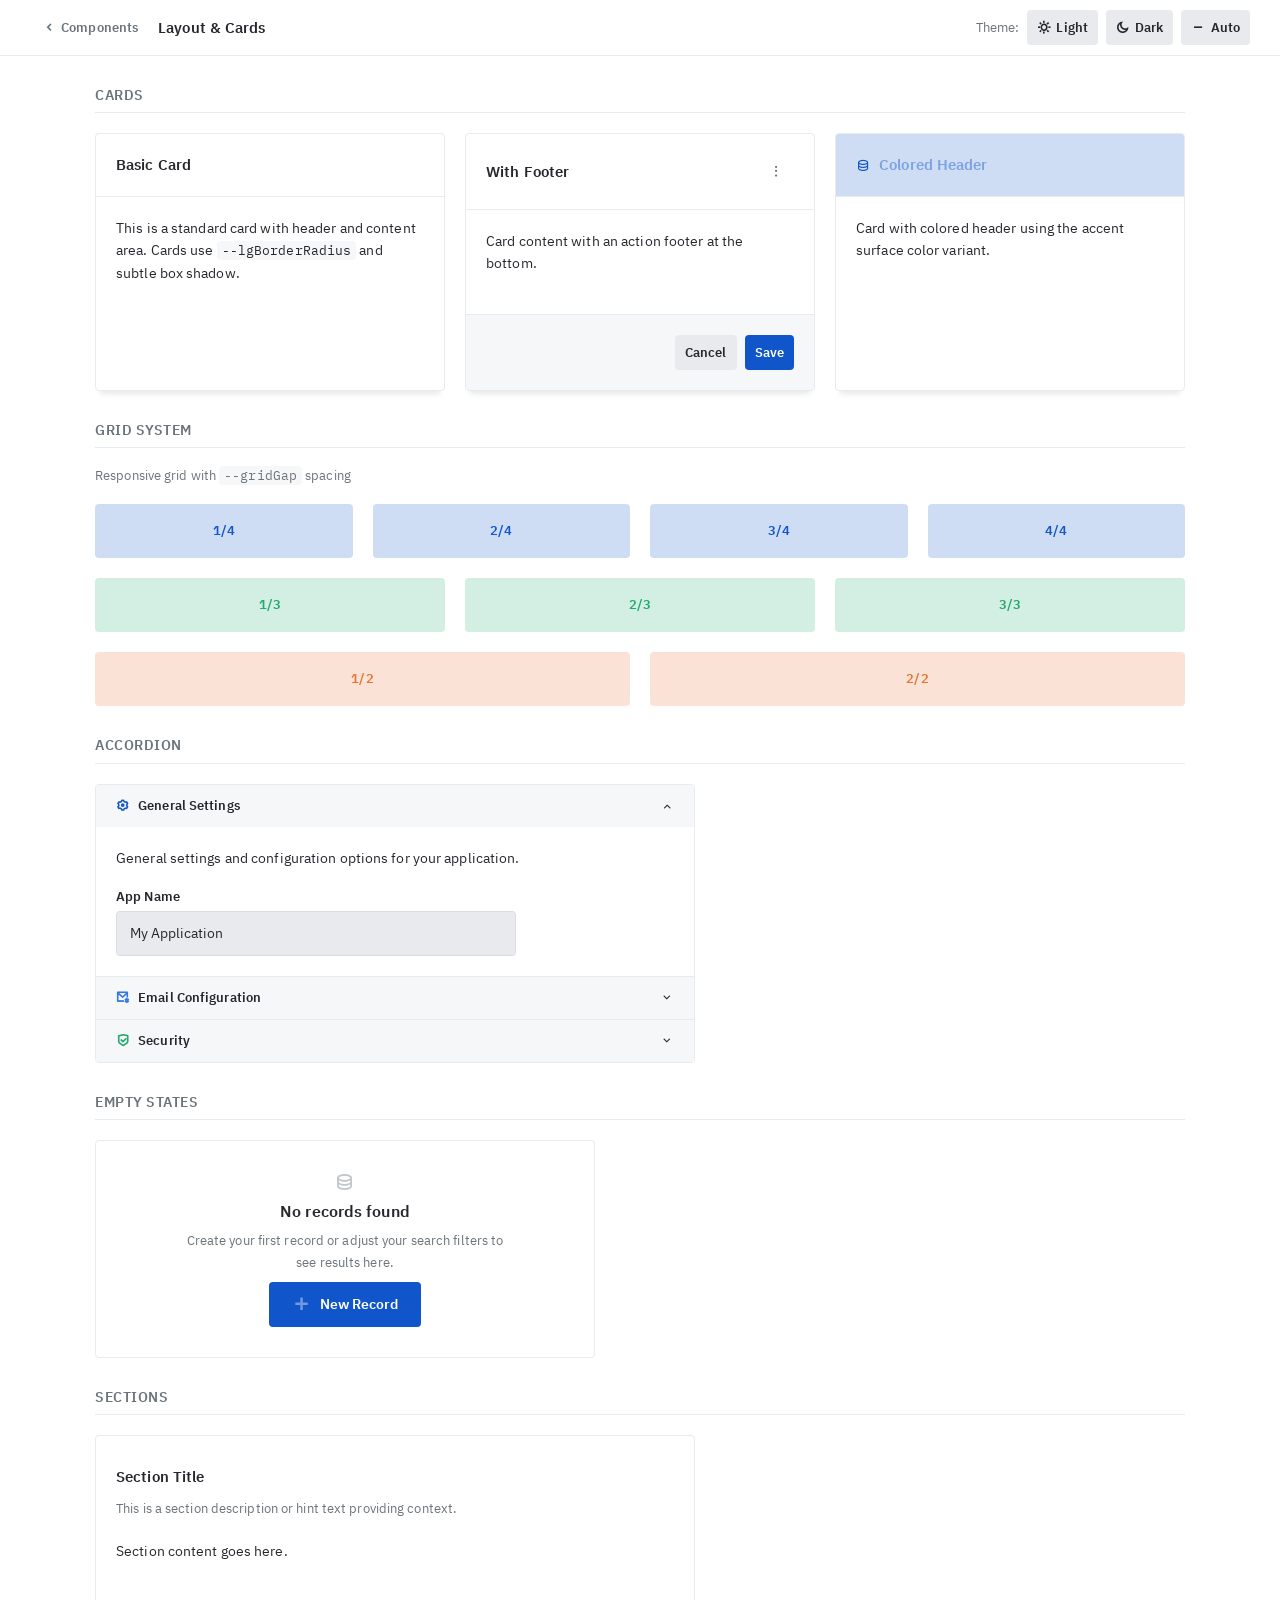
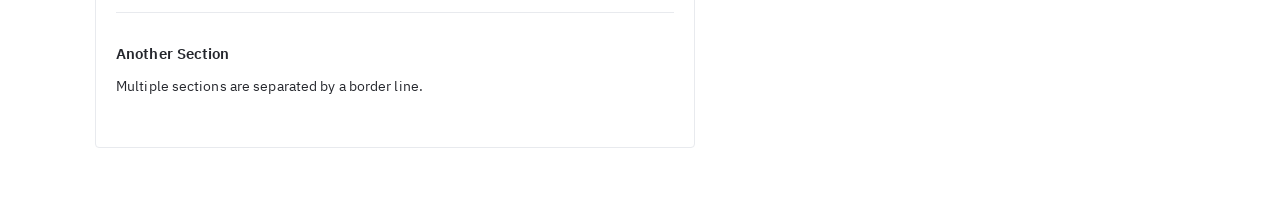
<file: pages/layout.html>
<!DOCTYPE html>
<html lang="ko" data-color-scheme="light">
<head>
    <meta charset="UTF-8">
    <meta name="viewport" content="width=device-width, initial-scale=1.0">
    <title>Layout & Cards — Pocket Kit</title>
    <link rel="stylesheet" href="../lib/fonts/remixicon/remixicon.css">
    <link rel="stylesheet" href="../common.css">
    <link rel="stylesheet" href="../themes.css">
    <link rel="stylesheet" href="../components/css/typography.css">
    <link rel="stylesheet" href="../components/css/buttons.css">
    <link rel="stylesheet" href="../components/css/forms.css">
    <link rel="stylesheet" href="../components/css/layout.css">
    <link rel="stylesheet" href="../components/css/alerts.css">
    <style>
        body { padding: var(--spacing); max-width: var(--lgWrapperWidth); margin: 0 auto; }
        .demo-section { margin-bottom: var(--spacing); }
        .demo-section > h3 { margin-bottom: var(--smSpacing); font-size: 14px; text-transform: uppercase; letter-spacing: 0.5px; color: var(--surfaceTxtHintColor); border-bottom: 1px solid var(--surfaceAlt2Color); padding-bottom: 8px; }
        .back-link { display: inline-flex; align-items: center; gap: 6px; color: var(--surfaceTxtHintColor); font-size: var(--smFontSize); text-decoration: none; margin-bottom: var(--smSpacing); }
        .back-link:hover { color: var(--surfaceTxtColor); }
    </style>
</head>
<body>
    <div class="demo-section">
        <h3>Cards</h3>
        <div class="grid-3 grid">
            <div class="card">
                <div class="card-header">
                    <span class="card-title">Basic Card</span>
                </div>
                <div class="card-content">
                    <p>This is a standard card with header and content area. Cards use <code class="txt-code">--lgBorderRadius</code> and subtle box shadow.</p>
                </div>
            </div>
            <div class="card">
                <div class="card-header">
                    <span class="card-title">With Footer</span>
                    <button class="btn sm circle transparent secondary"><i class="ri-more-2-line"></i></button>
                </div>
                <div class="card-content">
                    <p>Card content with an action footer at the bottom.</p>
                </div>
                <div class="card-footer">
                    <button class="btn sm secondary">Cancel</button>
                    <button class="btn sm accent">Save</button>
                </div>
            </div>
            <div class="card">
                <div class="card-header" style="background: var(--surfaceAccentColor);">
                    <i class="ri-database-2-line" style="color:var(--accentColor);"></i>
                    <span class="card-title txt-accent">Colored Header</span>
                </div>
                <div class="card-content">
                    <p>Card with colored header using the accent surface color variant.</p>
                </div>
            </div>
        </div>
    </div>

    <div class="demo-section">
        <h3>Grid System</h3>
        <p class="txt-hint txt-sm m-b-sm">Responsive grid with <code class="txt-code">--gridGap</code> spacing</p>
        <div class="grid grid-4" style="margin-bottom: var(--smSpacing);">
            <div style="background:var(--surfaceAccentColor); padding: 16px; border-radius:var(--borderRadius); text-align:center; font-size:var(--smFontSize); color:var(--accentColor); font-weight:600;">1/4</div>
            <div style="background:var(--surfaceAccentColor); padding: 16px; border-radius:var(--borderRadius); text-align:center; font-size:var(--smFontSize); color:var(--accentColor); font-weight:600;">2/4</div>
            <div style="background:var(--surfaceAccentColor); padding: 16px; border-radius:var(--borderRadius); text-align:center; font-size:var(--smFontSize); color:var(--accentColor); font-weight:600;">3/4</div>
            <div style="background:var(--surfaceAccentColor); padding: 16px; border-radius:var(--borderRadius); text-align:center; font-size:var(--smFontSize); color:var(--accentColor); font-weight:600;">4/4</div>
        </div>
        <div class="grid grid-3" style="margin-bottom: var(--smSpacing);">
            <div style="background:var(--surfaceSuccessColor); padding: 16px; border-radius:var(--borderRadius); text-align:center; font-size:var(--smFontSize); color:var(--successColor); font-weight:600;">1/3</div>
            <div style="background:var(--surfaceSuccessColor); padding: 16px; border-radius:var(--borderRadius); text-align:center; font-size:var(--smFontSize); color:var(--successColor); font-weight:600;">2/3</div>
            <div style="background:var(--surfaceSuccessColor); padding: 16px; border-radius:var(--borderRadius); text-align:center; font-size:var(--smFontSize); color:var(--successColor); font-weight:600;">3/3</div>
        </div>
        <div class="grid grid-2">
            <div style="background:var(--surfaceWarningColor); padding: 16px; border-radius:var(--borderRadius); text-align:center; font-size:var(--smFontSize); color:var(--warningColor); font-weight:600;">1/2</div>
            <div style="background:var(--surfaceWarningColor); padding: 16px; border-radius:var(--borderRadius); text-align:center; font-size:var(--smFontSize); color:var(--warningColor); font-weight:600;">2/2</div>
        </div>
    </div>

    <div class="demo-section">
        <h3>Accordion</h3>
        <div class="accordion" style="max-width: 600px;">
            <details class="accordion-item" open>
                <summary class="accordion-header">
                    <i class="ri-settings-3-line" style="color:var(--accentColor);"></i>
                    General Settings
                </summary>
                <div class="accordion-content">
                    <p>General settings and configuration options for your application.</p>
                    <div class="fields fields-col" style="max-width:400px;">
                        <div class="field">
                            <label>App Name</label>
                            <input type="text" value="My Application">
                        </div>
                    </div>
                </div>
            </details>
            <details class="accordion-item">
                <summary class="accordion-header">
                    <i class="ri-mail-settings-line" style="color:var(--infoColor);"></i>
                    Email Configuration
                </summary>
                <div class="accordion-content">
                    <p>Configure your email provider settings for notifications and authentication.</p>
                </div>
            </details>
            <details class="accordion-item">
                <summary class="accordion-header">
                    <i class="ri-shield-check-line" style="color:var(--successColor);"></i>
                    Security
                </summary>
                <div class="accordion-content">
                    <p>Manage authentication rules, rate limiting, and access control settings.</p>
                </div>
            </details>
        </div>
    </div>

    <div class="demo-section">
        <h3>Empty States</h3>
        <div style="max-width: 500px; border: 1px solid var(--surfaceAlt2Color); border-radius: var(--lgBorderRadius); overflow: hidden;">
            <div class="empty-state">
                <i class="ri-database-2-line"></i>
                <h5>No records found</h5>
                <p>Create your first record or adjust your search filters to see results here.</p>
                <button class="btn accent">
                    <i class="ri-add-line" aria-hidden="true"></i>
                    <span>New Record</span>
                </button>
            </div>
        </div>
    </div>

    <div class="demo-section">
        <h3>Sections</h3>
        <div style="max-width: 600px; border: 1px solid var(--surfaceAlt2Color); border-radius: var(--lgBorderRadius); padding: 0 var(--smSpacing);">
            <div class="section">
                <div class="section-title">Section Title</div>
                <div class="section-hint">This is a section description or hint text providing context.</div>
                <p>Section content goes here.</p>
            </div>
            <div class="section">
                <div class="section-title">Another Section</div>
                <p>Multiple sections are separated by a border line.</p>
            </div>
        </div>
    </div>

<script src="../components/js/page-header.js"></script>
<script src="../components/js/theme.js"></script>
</body>
</html>
</file>
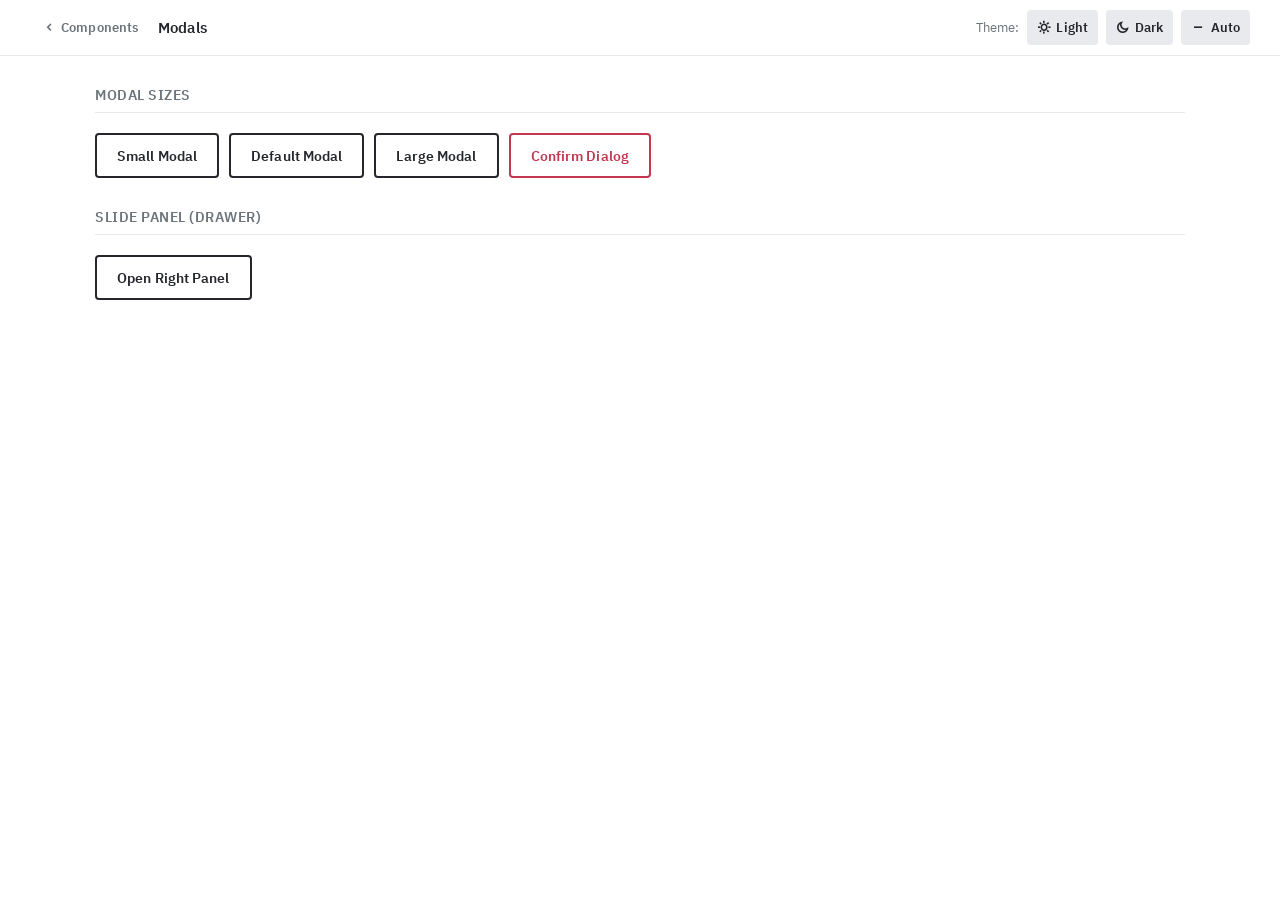
<file: pages/modals.html>
<!DOCTYPE html>
<html lang="ko" data-color-scheme="light">
<head>
    <meta charset="UTF-8">
    <meta name="viewport" content="width=device-width, initial-scale=1.0">
    <title>Modals — Pocket Kit</title>
    <link rel="stylesheet" href="../lib/fonts/remixicon/remixicon.css">
    <link rel="stylesheet" href="../common.css">
    <link rel="stylesheet" href="../themes.css">
    <link rel="stylesheet" href="../components/css/typography.css">
    <link rel="stylesheet" href="../components/css/buttons.css">
    <link rel="stylesheet" href="../components/css/forms.css">
    <link rel="stylesheet" href="../components/css/modals.css">
    <link rel="stylesheet" href="../components/css/alerts.css">
    <link rel="stylesheet" href="../components/css/layout.css">
    <link rel="stylesheet" href="../components/css/prism-theme.css">
    <style>
        body { padding: var(--spacing); }
        .demo-section { margin-bottom: var(--spacing); }
        .demo-section h3 { margin-bottom: var(--smSpacing); font-size: 14px; text-transform: uppercase; letter-spacing: 0.5px; color: var(--surfaceTxtHintColor); border-bottom: 1px solid var(--surfaceAlt2Color); padding-bottom: 8px; }
        .demo-row { display: flex; flex-wrap: wrap; gap: 10px; align-items: center; }
        .back-link { display: inline-flex; align-items: center; gap: 6px; color: var(--surfaceTxtHintColor); font-size: var(--smFontSize); text-decoration: none; margin-bottom: var(--smSpacing); }
        .back-link:hover { color: var(--surfaceTxtColor); }
    </style>
</head>
<body>
    <div class="demo-section">
        <h3>Modal Sizes</h3>
        <div class="demo-row">
            <button class="btn outline" data-modal-open="modal-sm">Small Modal</button>
            <button class="btn outline" data-modal-open="modal-default">Default Modal</button>
            <button class="btn outline" data-modal-open="modal-lg">Large Modal</button>
            <button class="btn outline danger" data-modal-open="modal-confirm">Confirm Dialog</button>
        </div>
    </div>

    <div class="demo-section">
        <h3>Slide Panel (Drawer)</h3>
        <div class="demo-row">
            <button class="btn outline" data-modal-open="panel-right">Open Right Panel</button>
        </div>
    </div>

    <!-- Small Modal -->
    <div class="modal-overlay hidden" data-modal="modal-sm">
        <div class="modal" style="max-width: 360px;">
            <div class="modal-header">
                <h5 class="modal-title">Small Modal</h5>
                <button type="button" class="modal-close-btn" data-modal-close="modal-sm">
                    <i class="ri-close-line" aria-hidden="true"></i>
                </button>
            </div>
            <div class="modal-content">
                <p>This is a small modal dialog. Use it for quick confirmations or brief content.</p>
            </div>
            <div class="modal-footer">
                <button type="button" class="btn secondary" data-modal-close="modal-sm">Cancel</button>
                <button type="button" class="btn accent" data-modal-close="modal-sm">Confirm</button>
            </div>
        </div>
    </div>

    <!-- Default Modal -->
    <div class="modal-overlay hidden" data-modal="modal-default">
        <div class="modal">
            <div class="modal-header">
                <h5 class="modal-title">Edit Record</h5>
                <button type="button" class="modal-close-btn" data-modal-close="modal-default">
                    <i class="ri-close-line" aria-hidden="true"></i>
                </button>
            </div>
            <div class="modal-content">
                <div class="fields fields-col">
                    <div class="field">
                        <label for="m-title">Title</label>
                        <input type="text" id="m-title" value="Lorem ipsum">
                    </div>
                    <div class="field">
                        <label for="m-desc">Description</label>
                        <textarea id="m-desc" placeholder="Enter description..."></textarea>
                    </div>
                    <div class="field" style="flex-direction:row; align-items:center; gap:10px;">
                        <input type="checkbox" id="m-active" class="switch" checked>
                        <label for="m-active" style="margin:0;">Active</label>
                    </div>
                </div>
            </div>
            <div class="modal-footer">
                <button type="button" class="btn secondary" data-modal-close="modal-default">Cancel</button>
                <button type="button" class="btn accent" data-modal-close="modal-default">
                    <i class="ri-save-line" aria-hidden="true"></i>
                    Save
                </button>
            </div>
        </div>
    </div>

    <!-- Large Modal -->
    <div class="modal-overlay hidden" data-modal="modal-lg">
        <div class="modal lg">
            <div class="modal-header">
                <h5 class="modal-title">API Preview</h5>
                <button type="button" class="modal-close-btn" data-modal-close="modal-lg">
                    <i class="ri-close-line" aria-hidden="true"></i>
                </button>
            </div>
            <div class="modal-content" style="padding:0; overflow:hidden;">
                <div class="api-preview-modal" style="height:420px; border-top:1px solid var(--surfaceAlt2Color);">
                    <div class="api-preview-sidebar">
                        <div class="api-preview-sidebar-title">Endpoints</div>
                        <button class="api-nav-item active" data-endpoint="list">
                            <span class="http-badge get">GET</span>
                            <span class="api-nav-label">List records</span>
                        </button>
                        <button class="api-nav-item" data-endpoint="view">
                            <span class="http-badge get">GET</span>
                            <span class="api-nav-label">View record</span>
                        </button>
                        <button class="api-nav-item" data-endpoint="create">
                            <span class="http-badge post">POST</span>
                            <span class="api-nav-label">Create record</span>
                        </button>
                        <button class="api-nav-item" data-endpoint="update">
                            <span class="http-badge patch">PATCH</span>
                            <span class="api-nav-label">Update record</span>
                        </button>
                        <button class="api-nav-item" data-endpoint="delete">
                            <span class="http-badge delete">DELETE</span>
                            <span class="api-nav-label">Delete record</span>
                        </button>
                    </div>
                    <div class="api-preview-content">
                        <!-- List Records -->
                        <div class="api-panel" data-panel="list">
                            <div class="api-preview-content-header">
                                <span class="http-badge get">GET</span>
                                /api/collections/posts/records
                            </div>
                            <pre class="api-preview-code"><code class="language-json">{
  "page": 1,
  "perPage": 30,
  "totalItems": 2,
  "totalPages": 1,
  "items": [
    {
      "id": "ae40239d2pvute7",
      "collectionId": "a98f514eb05f454",
      "collectionName": "posts",
      "created": "2022-06-25 11:03:45.876",
      "updated": "2022-06-25 11:03:45.876",
      "title": "Hello World",
      "active": true
    },
    {
      "id": "d08dfc4f4d84419",
      "collectionId": "a98f514eb05f454",
      "collectionName": "posts",
      "created": "2022-06-26 09:12:31.003",
      "updated": "2022-06-27 14:50:22.117",
      "title": "Second Post",
      "active": false
    }
  ]
}</code></pre>
                        </div>
                        <!-- View Record -->
                        <div class="api-panel" data-panel="view" hidden>
                            <div class="api-preview-content-header">
                                <span class="http-badge get">GET</span>
                                /api/collections/posts/records/:id
                            </div>
                            <pre class="api-preview-code"><code class="language-json">{
  "id": "ae40239d2pvute7",
  "collectionId": "a98f514eb05f454",
  "collectionName": "posts",
  "created": "2022-06-25 11:03:45.876",
  "updated": "2022-06-25 11:03:45.876",
  "title": "Hello World",
  "active": true
}</code></pre>
                        </div>
                        <!-- Create Record -->
                        <div class="api-panel" data-panel="create" hidden>
                            <div class="api-preview-content-header">
                                <span class="http-badge post">POST</span>
                                /api/collections/posts/records
                            </div>
                            <pre class="api-preview-code"><code class="language-json">{
  "id": "e22ybynvwrhrn6z",
  "collectionId": "a98f514eb05f454",
  "collectionName": "posts",
  "created": "2022-06-25 11:03:45.876",
  "updated": "2022-06-25 11:03:45.876",
  "title": "New Post",
  "active": true
}</code></pre>
                        </div>
                        <!-- Update Record -->
                        <div class="api-panel" data-panel="update" hidden>
                            <div class="api-preview-content-header">
                                <span class="http-badge patch">PATCH</span>
                                /api/collections/posts/records/:id
                            </div>
                            <pre class="api-preview-code"><code class="language-json">{
  "id": "ae40239d2pvute7",
  "collectionId": "a98f514eb05f454",
  "collectionName": "posts",
  "created": "2022-06-25 11:03:45.876",
  "updated": "2022-06-27 16:44:28.190",
  "title": "Updated Title",
  "active": false
}</code></pre>
                        </div>
                        <!-- Delete Record -->
                        <div class="api-panel" data-panel="delete" hidden>
                            <div class="api-preview-content-header">
                                <span class="http-badge delete">DELETE</span>
                                /api/collections/posts/records/:id
                            </div>
                            <pre class="api-preview-code"><code class="language-json">// HTTP 204 No Content
// The record was successfully deleted.
// No response body is returned.</code></pre>
                        </div>
                    </div>
                </div>
            </div>
            <div class="modal-footer">
                <button type="button" class="btn secondary" data-modal-close="modal-lg">Close</button>
            </div>
        </div>
    </div>

    <!-- Confirm Modal -->
    <div class="modal-overlay hidden" data-modal="modal-confirm">
        <div class="modal" style="max-width: 380px;">
            <div class="modal-header">
                <h5 class="modal-title txt-danger">
                    <i class="ri-delete-bin-7-line" aria-hidden="true"></i>
                    Delete records
                </h5>
                <button type="button" class="modal-close-btn" data-modal-close="modal-confirm">
                    <i class="ri-close-line" aria-hidden="true"></i>
                </button>
            </div>
            <div class="modal-content">
                <p>Are you sure you want to delete the selected <strong>3 records</strong>?</p>
                <p class="txt-hint txt-sm">This action cannot be undone.</p>
            </div>
            <div class="modal-footer">
                <button type="button" class="btn secondary" data-modal-close="modal-confirm">Cancel</button>
                <button type="button" class="btn danger" data-modal-close="modal-confirm">
                    <i class="ri-delete-bin-7-line" aria-hidden="true"></i>
                    Delete
                </button>
            </div>
        </div>
    </div>

    <!-- Right Slide Panel -->
    <div class="modal-overlay hidden" data-modal="panel-right" style="justify-content:flex-end; padding:0;">
        <div class="slide-panel">
            <div class="modal-header">
                <h5 class="modal-title">Record Details</h5>
                <button type="button" class="modal-close-btn" data-modal-close="panel-right">
                    <i class="ri-close-line" aria-hidden="true"></i>
                </button>
            </div>
            <div class="modal-content">
                <div class="fields fields-col">
                    <div class="field">
                        <label>ID</label>
                        <div style="display:flex; align-items:center; gap:5px;">
                            <span class="label txt-code">UP06yiygImYTMCI</span>
                            <button class="copy-to-clipboard" data-copy="UP06yiygImYTMCI"><i class="ri-file-copy-line"></i></button>
                        </div>
                    </div>
                    <div class="field">
                        <label>Title</label>
                        <input type="text" value="Lorem ipsum">
                    </div>
                    <div class="field">
                        <label>Active</label>
                        <div class="field" style="flex-direction:row; align-items:center; gap:10px;">
                            <input type="checkbox" id="panel-active" class="switch" checked>
                            <label for="panel-active" style="margin:0; font-weight:400;">Enabled</label>
                        </div>
                    </div>
                    <div class="field">
                        <label>Options</label>
                        <div class="inline-flex gap-5">
                            <span class="label">optionB</span>
                        </div>
                    </div>
                    <div class="field">
                        <label>Created</label>
                        <span class="txt-sm txt-hint">2022-07-02 07:46:16.478Z</span>
                    </div>
                </div>
            </div>
            <div class="modal-footer">
                <button type="button" class="btn sm outline danger m-r-auto">
                    <i class="ri-delete-bin-7-line"></i> Delete
                </button>
                <button type="button" class="btn sm secondary" data-modal-close="panel-right">Cancel</button>
                <button type="button" class="btn sm accent">Save</button>
            </div>
        </div>
    </div>

<script src="../lib/prism/prism.min.js"></script>
<script src="../lib/prism/prism-json.min.js"></script>
<script src="../components/js/page-header.js"></script>
<script src="../components/js/theme.js"></script>
<script src="../components/js/modal.js"></script>
<script src="../components/js/utils.js"></script>
<script src="../components/js/toast.js"></script>
<script src="../components/js/api-preview.js"></script>
</body>
</html>
</file>
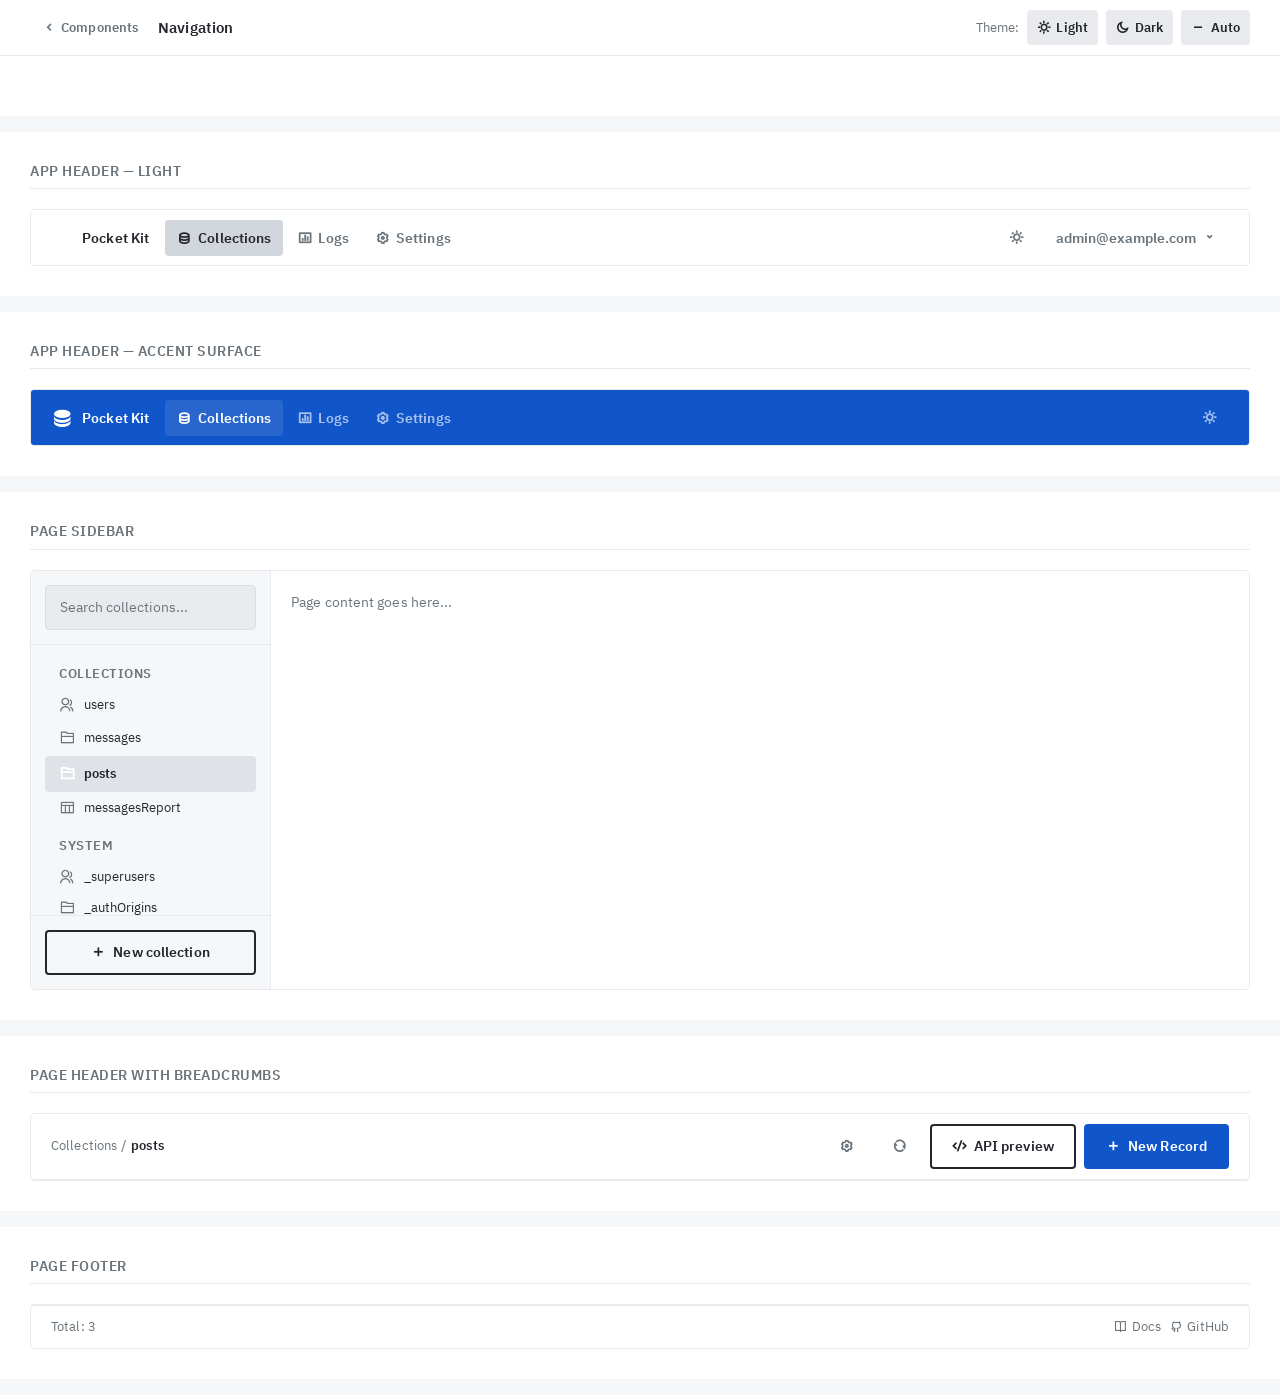
<file: pages/navigation.html>
<!DOCTYPE html>
<html lang="ko" data-color-scheme="light">
<head>
    <meta charset="UTF-8">
    <meta name="viewport" content="width=device-width, initial-scale=1.0">
    <title>Navigation — Pocket Kit</title>
    <link rel="stylesheet" href="../lib/fonts/remixicon/remixicon.css">
    <link rel="stylesheet" href="../common.css">
    <link rel="stylesheet" href="../themes.css">
    <link rel="stylesheet" href="../components/css/typography.css">
    <link rel="stylesheet" href="../components/css/buttons.css">
    <link rel="stylesheet" href="../components/css/forms.css">
    <link rel="stylesheet" href="../components/css/navigation.css">
    <link rel="stylesheet" href="../components/css/dropdowns.css">
    <link rel="stylesheet" href="../components/css/alerts.css">
    <link rel="stylesheet" href="../components/css/layout.css">
    <style>
        body { padding: 0; background: var(--surfaceAlt1Color); }
        .demo-section { padding: var(--spacing); background: var(--surfaceColor); margin-bottom: 16px; }
        .demo-section h3 { margin-bottom: var(--smSpacing); font-size: 14px; text-transform: uppercase; letter-spacing: 0.5px; color: var(--surfaceTxtHintColor); border-bottom: 1px solid var(--surfaceAlt2Color); padding-bottom: 8px; }
        .back-link { display: inline-flex; align-items: center; gap: 6px; color: var(--surfaceTxtHintColor); font-size: var(--smFontSize); text-decoration: none; margin-bottom: var(--smSpacing); }
        .back-link:hover { color: var(--surfaceTxtColor); }
        .logo-icon { font-size: 22px; color: var(--accentColor); }
        :is([data-color-scheme="dark"], [data-color-scheme="auto"]) .logo-icon { color: var(--infoTxtColor); }
    </style>
</head>
<body data-no-wrap>
    <div class="demo-section">
        </div>

    <!-- App Header: Light -->
    <div class="demo-section">
        <h3>App Header — Light</h3>
        <div style="border: 1px solid var(--surfaceAlt2Color); border-radius: var(--borderRadius); overflow: hidden;">
            <header class="app-header">
                <a href="#" class="logo" style="gap:8px;">
                    <i class="ri-database-2-fill logo-icon"></i>
                    <span class="txt-bold">Pocket Kit</span>
                </a>
                <nav class="app-main-nav">
                    <a href="#" class="header-link active">
                        <i class="ri-database-2-line" aria-hidden="true"></i>
                        <span>Collections</span>
                    </a>
                    <a href="#" class="header-link">
                        <i class="ri-bar-chart-box-line" aria-hidden="true"></i>
                        <span>Logs</span>
                    </a>
                    <a href="#" class="header-link">
                        <i class="ri-settings-3-line" aria-hidden="true"></i>
                        <span>Settings</span>
                    </a>
                </nav>
                <div class="flex-fill"></div>
                <button class="header-link">
                    <i class="ri-sun-line" aria-hidden="true"></i>
                </button>
                <button class="header-link">
                    <span>admin@example.com</span>
                    <i class="ri-arrow-drop-down-line" aria-hidden="true"></i>
                </button>
            </header>
        </div>
    </div>

    <!-- App Header: Accent Surface -->
    <div class="demo-section">
        <h3>App Header — Accent Surface</h3>
        <div style="border: 1px solid var(--surfaceAlt2Color); border-radius: var(--borderRadius); overflow: hidden;">
            <header class="app-header accent-surface">
                <a href="#" class="logo" style="gap:8px;">
                    <i class="ri-database-2-fill" style="font-size:22px; color:#fff;"></i>
                    <span class="txt-bold" style="color:#fff;">Pocket Kit</span>
                </a>
                <nav class="app-main-nav">
                    <a href="#" class="header-link active">
                        <i class="ri-database-2-line" aria-hidden="true"></i>
                        <span>Collections</span>
                    </a>
                    <a href="#" class="header-link">
                        <i class="ri-bar-chart-box-line" aria-hidden="true"></i>
                        <span>Logs</span>
                    </a>
                    <a href="#" class="header-link">
                        <i class="ri-settings-3-line" aria-hidden="true"></i>
                        <span>Settings</span>
                    </a>
                </nav>
                <div class="flex-fill"></div>
                <button class="header-link">
                    <i class="ri-sun-line" aria-hidden="true"></i>
                </button>
            </header>
        </div>
    </div>

    <!-- Sidebar -->
    <div class="demo-section">
        <h3>Page Sidebar</h3>
        <div style="display:flex; height: 420px; border: 1px solid var(--surfaceAlt2Color); border-radius: var(--borderRadius); overflow:hidden;">
            <aside class="page-sidebar" style="position:relative;">
                <div class="sidebar-search">
                    <div class="fields">
                        <div class="field">
                            <input type="text" placeholder="Search collections...">
                        </div>
                    </div>
                </div>
                <nav class="sidebar-content scrollable">
                    <details class="nav-group" open>
                        <summary tabindex="-1">Collections</summary>
                        <button type="button" class="nav-item">
                            <i class="ri-group-line" aria-hidden="true"></i>
                            <span class="txt">users</span>
                        </button>
                        <button type="button" class="nav-item">
                            <i class="ri-folder-2-line" aria-hidden="true"></i>
                            <span class="txt">messages</span>
                            <span class="pin"><i class="ri-pushpin-line"></i></span>
                        </button>
                        <button type="button" class="nav-item active">
                            <i class="ri-folder-2-line" aria-hidden="true"></i>
                            <span class="txt">posts</span>
                            <span class="pin"><i class="ri-pushpin-fill"></i></span>
                        </button>
                        <button type="button" class="nav-item">
                            <i class="ri-table-line" aria-hidden="true"></i>
                            <span class="txt">messagesReport</span>
                        </button>
                    </details>
                    <details class="nav-group" open>
                        <summary>System</summary>
                        <button type="button" class="nav-item">
                            <i class="ri-group-line" aria-hidden="true"></i>
                            <span class="txt">_superusers</span>
                        </button>
                        <button type="button" class="nav-item">
                            <i class="ri-folder-2-line" aria-hidden="true"></i>
                            <span class="txt">_authOrigins</span>
                        </button>
                    </details>
                </nav>
                <div class="sidebar-content new-collection">
                    <button type="button" class="btn outline block">
                        <i class="ri-add-line" aria-hidden="true"></i>
                        <span>New collection</span>
                    </button>
                </div>
            </aside>
            <div style="flex:1; padding: var(--smSpacing); background: var(--surfaceColor);">
                <p class="txt-hint">Page content goes here...</p>
            </div>
        </div>
    </div>

    <!-- Page Header with Breadcrumbs -->
    <div class="demo-section">
        <h3>Page Header with Breadcrumbs</h3>
        <div style="border: 1px solid var(--surfaceAlt2Color); border-radius: var(--borderRadius); overflow:hidden;">
            <header class="page-header compact flex-nowrap" style="display:flex;">
                <nav class="breadcrumbs">
                    <div>Collections</div>
                    <div title="posts">posts</div>
                </nav>
                <div class="page-header-secondary-btns">
                    <button type="button" class="btn circle transparent secondary" aria-label="Settings">
                        <i class="ri-settings-3-line" aria-hidden="true"></i>
                    </button>
                    <button type="button" class="btn transparent secondary circle rotate-btn" aria-label="Refresh">
                        <i class="ri-refresh-line" aria-hidden="true"></i>
                    </button>
                </div>
                <div class="page-header-primary-btns">
                    <button type="button" class="btn outline">
                        <i class="ri-code-s-slash-line" aria-hidden="true"></i>
                        <span>API preview</span>
                    </button>
                    <button type="button" class="btn accent">
                        <i class="ri-add-line" aria-hidden="true"></i>
                        <span>New Record</span>
                    </button>
                </div>
            </header>
        </div>
    </div>

    <!-- Page Footer -->
    <div class="demo-section">
        <h3>Page Footer</h3>
        <div style="border: 1px solid var(--surfaceAlt2Color); border-radius: var(--borderRadius); overflow:hidden;">
            <footer class="page-footer">
                <span class="total-count">Total: 3</span>
                <div class="credits">
                    <a href="#" class="credit-item">
                        <i class="ri-book-open-line" aria-hidden="true"></i>
                        <span>Docs</span>
                    </a>
                    <a href="#" class="credit-item">
                        <i class="ri-github-line" aria-hidden="true"></i>
                        <span>GitHub</span>
                    </a>
                </div>
            </footer>
        </div>
    </div>

<script src="../components/js/page-header.js"></script>
<script src="../components/js/theme.js"></script>
<script src="../components/js/dropdown.js"></script>
<script src="../components/js/utils.js"></script>
</body>
</html>
</file>
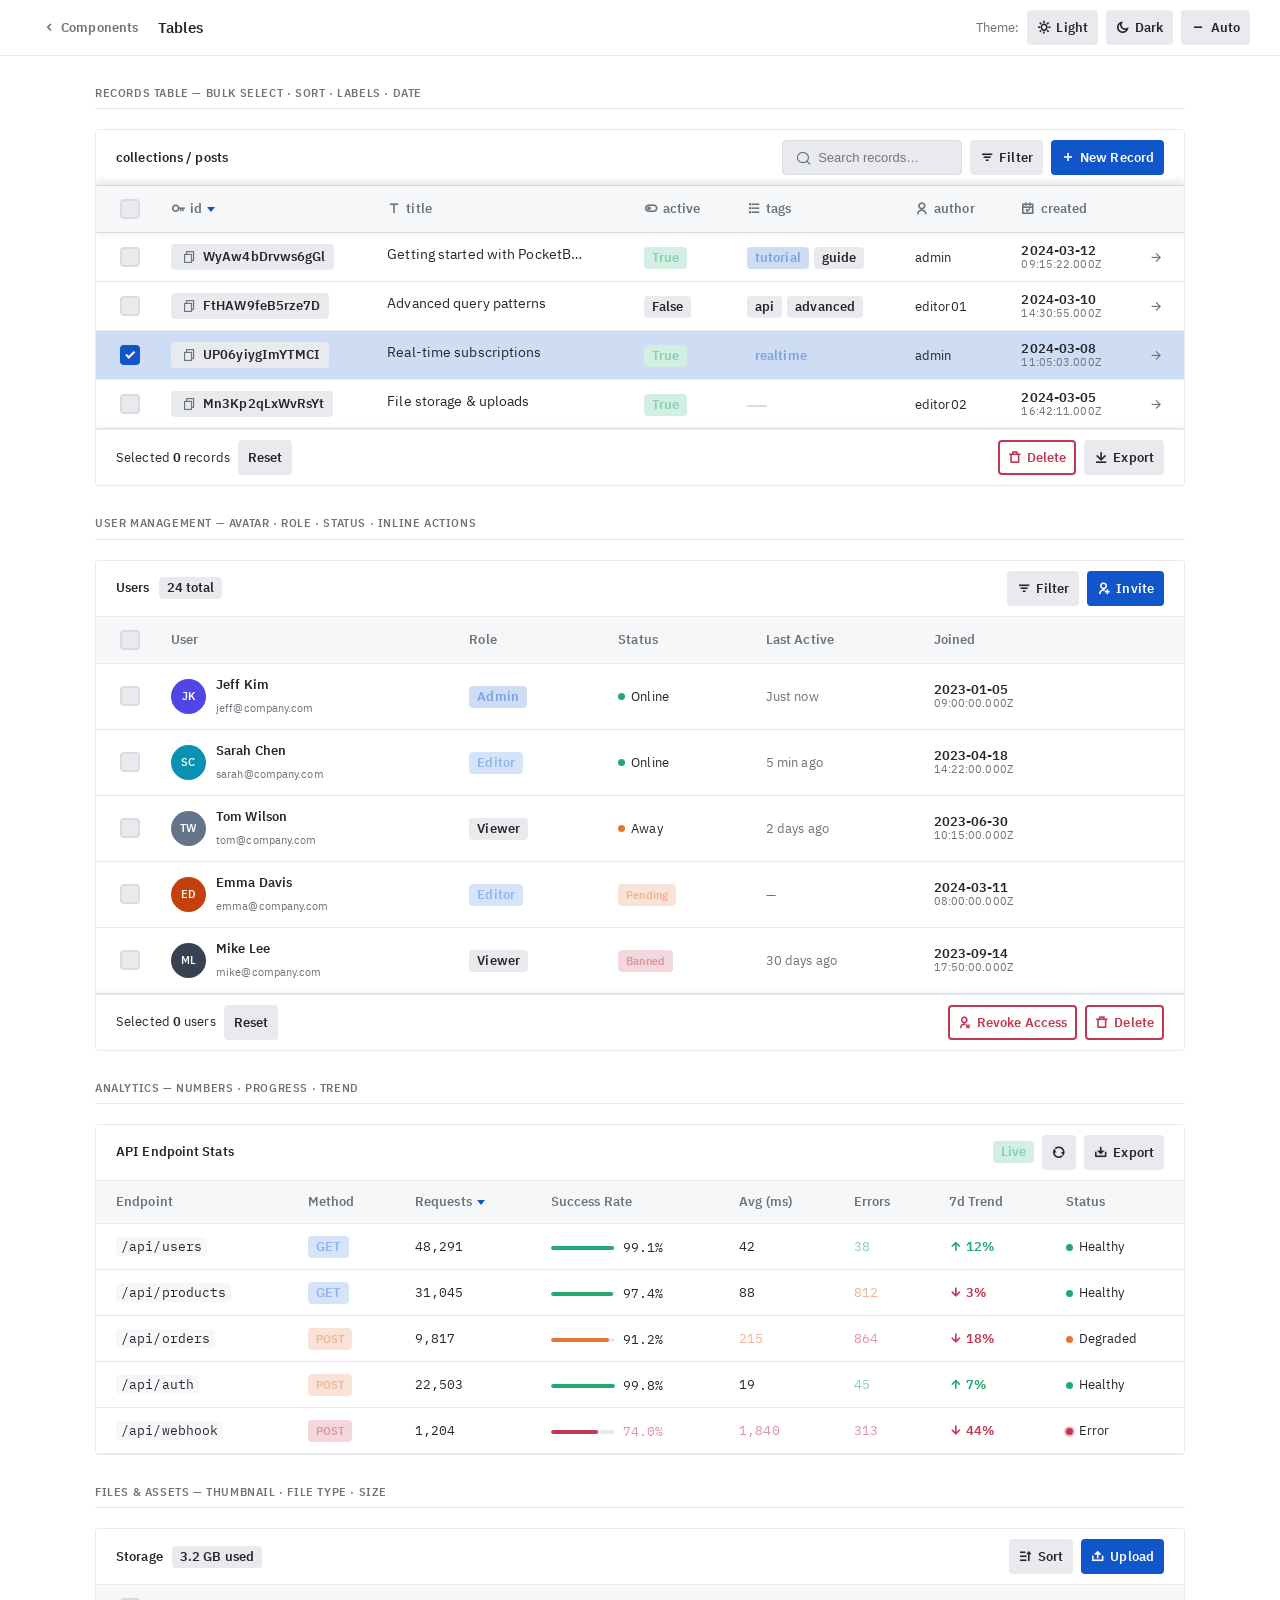
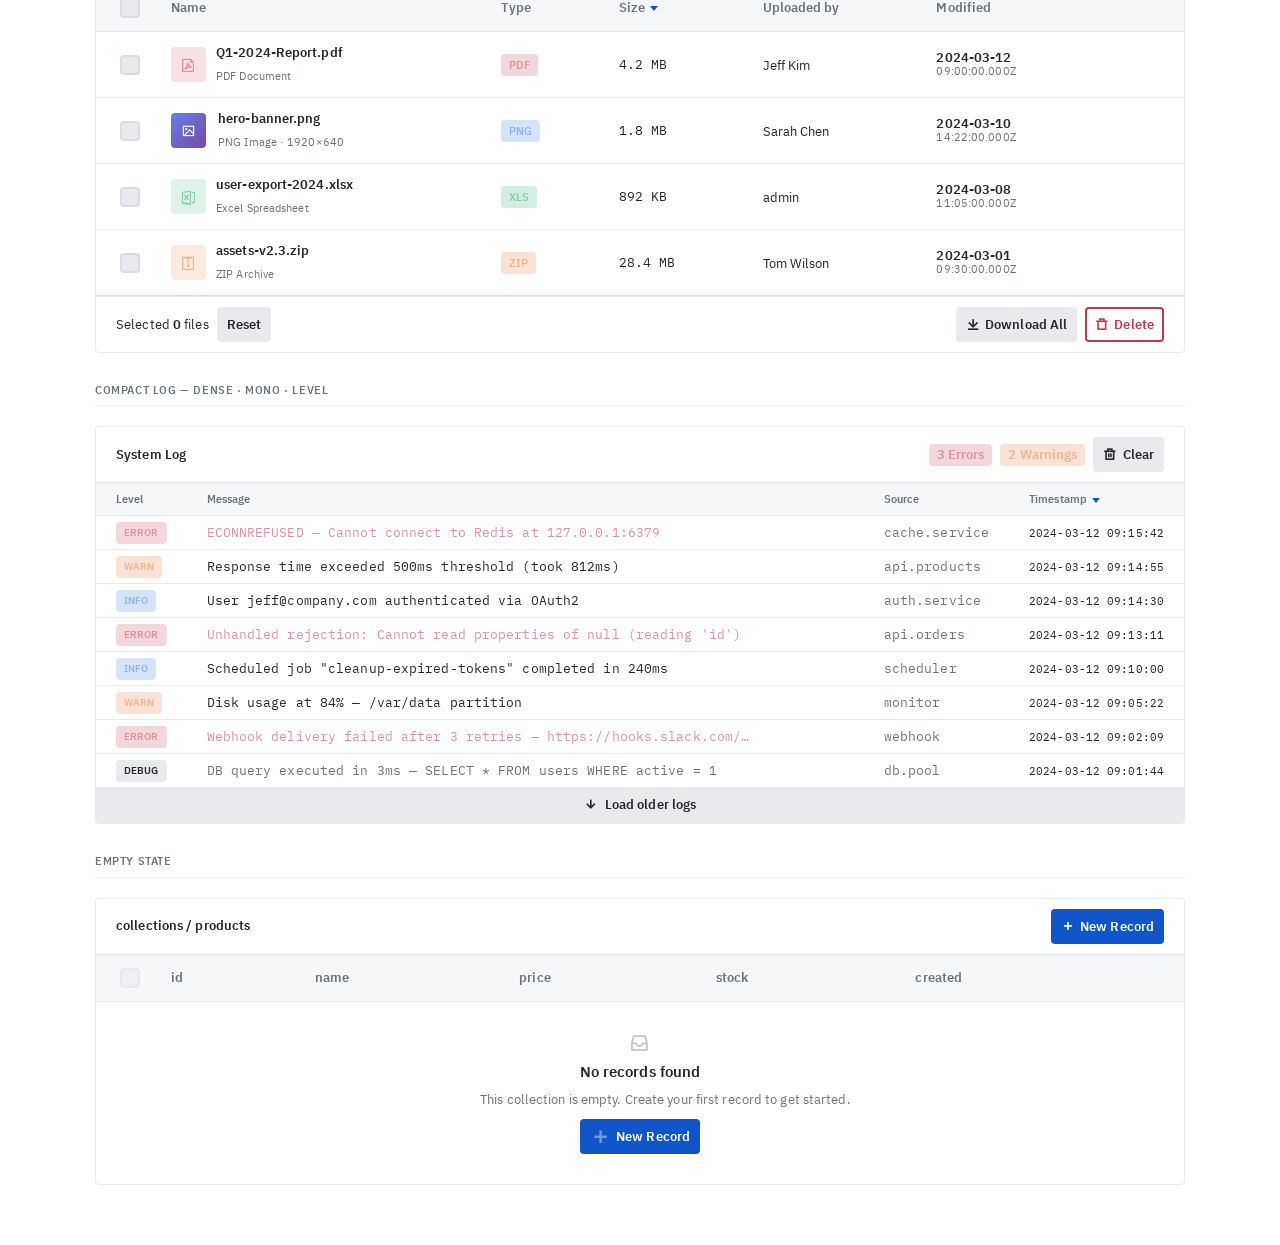
<file: pages/tables.html>
<!DOCTYPE html>
<html lang="ko" data-color-scheme="light">
<head>
    <meta charset="UTF-8">
    <meta name="viewport" content="width=device-width, initial-scale=1.0">
    <title>Tables — Pocket Kit</title>
    <link rel="stylesheet" href="../lib/fonts/remixicon/remixicon.css">
    <link rel="stylesheet" href="../common.css">
    <link rel="stylesheet" href="../themes.css">
    <link rel="stylesheet" href="../components/css/typography.css">
    <link rel="stylesheet" href="../components/css/buttons.css">
    <link rel="stylesheet" href="../components/css/forms.css">
    <link rel="stylesheet" href="../components/css/tables.css">
    <link rel="stylesheet" href="../components/css/alerts.css">
    <link rel="stylesheet" href="../components/css/navigation.css">
    <link rel="stylesheet" href="../components/css/layout.css">
    <style>
        body { padding: var(--spacing); max-width: 1280px; margin: 0 auto; }

.demo-section { margin-bottom: var(--spacing); }
        .demo-section > h3 {
            margin-bottom: var(--smSpacing);
            font-size: 11px;
            font-weight: 700;
            text-transform: uppercase;
            letter-spacing: 0.6px;
            color: var(--surfaceTxtHintColor);
            border-bottom: 1px solid var(--surfaceAlt2Color);
            padding-bottom: 8px;
        }

        .back-link {
            display: inline-flex;
            align-items: center;
            gap: 6px;
            color: var(--surfaceTxtHintColor);
            font-size: var(--smFontSize);
            text-decoration: none;
        }
        .back-link:hover { color: var(--surfaceTxtColor); }

        .table-wrap {
            border: 1px solid var(--surfaceAlt2Color);
            border-radius: var(--borderRadius);
            overflow: hidden;
        }

        /* ── Table Toolbar ── */
        .table-toolbar {
            display: flex;
            align-items: center;
            gap: var(--siblingSpacing);
            padding: var(--tableSpacing) var(--smSpacing);
            border-bottom: 1px solid var(--surfaceAlt2Color);
            background: var(--surfaceColor);
        }
        .table-toolbar-title {
            font-weight: 600;
            font-size: var(--smFontSize);
            flex: 1;
        }

        /* ── Avatar ── */
        .avatar {
            display: inline-flex;
            align-items: center;
            justify-content: center;
            width: var(--smBtnHeight);
            height: var(--smBtnHeight);
            border-radius: 50%;
            font-size: 11px;
            font-weight: 700;
            flex-shrink: 0;
            color: #fff;
            text-transform: uppercase;
            user-select: none;
        }

        /* ── User Cell ── */
        .user-cell { display: flex; align-items: center; gap: 10px; }
        .user-cell-info { display: flex; flex-direction: column; gap: 1px; }
        .user-cell-name { font-weight: 600; font-size: var(--smFontSize); color: var(--surfaceTxtColor); white-space: nowrap; }
        .user-cell-email { font-size: 11px; color: var(--surfaceTxtHintColor); white-space: nowrap; }

        /* ── Row Actions (fade in on hover) ── */
        .row-actions { display: inline-flex; gap: 4px; opacity: 0; transition: opacity 0.15s; }
        tr:hover .row-actions,
        tr:focus-within .row-actions { opacity: 1; }

        /* ── Trend ── */
        .trend { display: inline-flex; align-items: center; gap: 3px; font-size: var(--smFontSize); font-weight: 600; }
        .trend.up { color: var(--successColor); }
        .trend.down { color: var(--dangerColor); }

        /* ── Number / Mono Cell ── */
        .num { font-family: var(--monoFontFamily); font-size: var(--smFontSize); }

        /* ── Mini Progress Bar ── */
        .mini-bar {
            display: inline-flex;
            align-items: center;
            gap: 8px;
        }
        .mini-bar-track {
            width: 64px;
            height: 4px;
            background: var(--surfaceAlt2Color);
            border-radius: 2px;
            overflow: hidden;
            flex-shrink: 0;
        }
        .mini-bar-fill {
            height: 100%;
            border-radius: 2px;
            background: var(--accentColor);
        }
        .mini-bar-fill.success { background: var(--successColor); }
        .mini-bar-fill.danger  { background: var(--dangerColor); }
        .mini-bar-fill.warning { background: var(--warningColor); }

        /* ── File Icon ── */
        .file-icon {
            display: inline-flex;
            align-items: center;
            justify-content: center;
            width: var(--smBtnHeight);
            height: var(--smBtnHeight);
            border-radius: var(--borderRadius);
            font-size: 16px;
            flex-shrink: 0;
        }
        .file-cell { display: flex; align-items: center; gap: 10px; }
        .file-cell-info { display: flex; flex-direction: column; gap: 1px; }
        .file-cell-name { font-size: var(--smFontSize); font-weight: 600; color: var(--surfaceTxtColor); white-space: nowrap; }
        .file-cell-type { font-size: 11px; color: var(--surfaceTxtHintColor); }

        /* ── Compact Table ── */
        .records-table.compact th,
        .records-table.compact td {
            padding: 5px var(--smSpacing);
            font-size: 11px;
        }

        /* ── Dot Status ── */
        .dot-status {
            display: inline-flex;
            align-items: center;
            gap: 6px;
            font-size: var(--smFontSize);
        }
        .dot-status::before {
            content: '';
            width: 7px;
            height: 7px;
            border-radius: 50%;
            background: var(--surfaceAlt3Color);
            flex-shrink: 0;
        }
        .dot-status.online::before  { background: var(--successColor); }
        .dot-status.offline::before { background: var(--surfaceAlt3Color); }
        .dot-status.away::before    { background: var(--warningColor); }
        .dot-status.error::before   { background: var(--dangerColor); box-shadow: 0 0 0 2px color-mix(in srgb, var(--dangerColor), transparent 70%); }
    </style>
</head>
<body>




<!-- ① Records Table ─────────────────────────────────── -->
<div class="demo-section">
    <h3>Records Table — Bulk Select · Sort · Labels · Date</h3>
    <div class="table-wrap">
        <div class="table-toolbar">
            <span class="table-toolbar-title">collections / <strong>posts</strong></span>
            <div class="input-icon" style="position:relative; flex:none; width:180px;">
                <i class="ri-search-line"></i>
                <input type="text" placeholder="Search records…" style="height:var(--smBtnHeight); font-size:var(--smFontSize); padding-left:calc(var(--inputPadding) + 22px); border:1px solid var(--inputBorderColor); border-radius:var(--borderRadius); background:var(--inputColor); color:var(--surfaceTxtColor); width:100%; outline:none;">
            </div>
            <button class="btn sm secondary"><i class="ri-filter-3-line"></i> Filter</button>
            <button class="btn sm accent"><i class="ri-add-line"></i> New Record</button>
        </div>
        <table class="records-table">
            <thead class="sticky">
                <tr>
                    <th class="col-bulk-select">
                        <div class="field"><input type="checkbox" id="m1" data-bulk-master="t1"><label for="m1"></label></div>
                    </th>
                    <th class="sort-handle desc"><div class="inline-flex gap-5"><i class="ri-key-line"></i><span>id</span></div></th>
                    <th class="sort-handle"><div class="inline-flex gap-5"><i class="ri-text"></i><span>title</span></div></th>
                    <th><div class="inline-flex gap-5"><i class="ri-toggle-line"></i><span>active</span></div></th>
                    <th><div class="inline-flex gap-5"><i class="ri-list-check"></i><span>tags</span></div></th>
                    <th><div class="inline-flex gap-5"><i class="ri-user-line"></i><span>author</span></div></th>
                    <th class="sort-handle"><div class="inline-flex gap-5"><i class="ri-calendar-check-line"></i><span>created</span></div></th>
                    <th class="col-meta"></th>
                </tr>
            </thead>
            <tbody>
                <tr tabindex="0">
                    <td class="col-bulk-select"><div class="field"><input type="checkbox" id="r1a" data-bulk-item="t1"><label for="r1a"></label></div></td>
                    <td><div class="record-field-view"><span class="label"><button class="copy-to-clipboard" data-copy="WyAw4bDrvws6gGl" title="Copy"><i class="copy-icon ri-file-copy-line"></i></button><span class="txt-ellipsis">WyAw4bDrvws6gGl</span></span></div></td>
                    <td><span class="txt-ellipsis" style="max-width:200px; display:inline-block;">Getting started with PocketBase</span></td>
                    <td><span class="label success">True</span></td>
                    <td><div class="inline-flex gap-5"><span class="label accent">tutorial</span><span class="label">guide</span></div></td>
                    <td><span class="txt-sm">admin</span></td>
                    <td><div class="formatted-date short"><span class="primary-date">2024-03-12</span><span class="secondary-date">09:15:22.000Z</span></div></td>
                    <td class="col-meta"><i class="ri-arrow-right-line"></i></td>
                </tr>
                <tr tabindex="0">
                    <td class="col-bulk-select"><div class="field"><input type="checkbox" id="r1b" data-bulk-item="t1"><label for="r1b"></label></div></td>
                    <td><div class="record-field-view"><span class="label"><button class="copy-to-clipboard" data-copy="FtHAW9feB5rze7D" title="Copy"><i class="copy-icon ri-file-copy-line"></i></button><span class="txt-ellipsis">FtHAW9feB5rze7D</span></span></div></td>
                    <td><span class="txt-ellipsis" style="max-width:200px; display:inline-block;">Advanced query patterns</span></td>
                    <td><span class="label">False</span></td>
                    <td><div class="inline-flex gap-5"><span class="label">api</span><span class="label">advanced</span></div></td>
                    <td><span class="txt-sm">editor01</span></td>
                    <td><div class="formatted-date short"><span class="primary-date">2024-03-10</span><span class="secondary-date">14:30:55.000Z</span></div></td>
                    <td class="col-meta"><i class="ri-arrow-right-line"></i></td>
                </tr>
                <tr tabindex="0" class="selected">
                    <td class="col-bulk-select"><div class="field"><input type="checkbox" id="r1c" data-bulk-item="t1" checked><label for="r1c"></label></div></td>
                    <td><div class="record-field-view"><span class="label"><button class="copy-to-clipboard" data-copy="UP06yiygImYTMCI" title="Copy"><i class="copy-icon ri-file-copy-line"></i></button><span class="txt-ellipsis">UP06yiygImYTMCI</span></span></div></td>
                    <td><span class="txt-ellipsis" style="max-width:200px; display:inline-block;">Real-time subscriptions</span></td>
                    <td><span class="label success">True</span></td>
                    <td><div class="inline-flex gap-5"><span class="label accent">realtime</span></div></td>
                    <td><span class="txt-sm">admin</span></td>
                    <td><div class="formatted-date short"><span class="primary-date">2024-03-08</span><span class="secondary-date">11:05:03.000Z</span></div></td>
                    <td class="col-meta"><i class="ri-arrow-right-line"></i></td>
                </tr>
                <tr tabindex="0">
                    <td class="col-bulk-select"><div class="field"><input type="checkbox" id="r1d" data-bulk-item="t1"><label for="r1d"></label></div></td>
                    <td><div class="record-field-view"><span class="label"><button class="copy-to-clipboard" data-copy="Mn3Kp2qLxWvRsYt" title="Copy"><i class="copy-icon ri-file-copy-line"></i></button><span class="txt-ellipsis">Mn3Kp2qLxWvRsYt</span></span></div></td>
                    <td><span class="txt-ellipsis" style="max-width:200px; display:inline-block;">File storage &amp; uploads</span></td>
                    <td><span class="label success">True</span></td>
                    <td><span class="missing-value"></span></td>
                    <td><span class="txt-sm">editor02</span></td>
                    <td><div class="formatted-date short"><span class="primary-date">2024-03-05</span><span class="secondary-date">16:42:11.000Z</span></div></td>
                    <td class="col-meta"><i class="ri-arrow-right-line"></i></td>
                </tr>
            </tbody>
        </table>
        <div class="bulkbar-wrapper">
            <div class="bulkbar" id="t1-bulkbar" data-bulkbar="t1" hidden>
                <span class="txt">Selected <strong data-bulk-count>0</strong> records</span>
                <button class="btn sm secondary m-r-auto" data-bulk-reset="t1">Reset</button>
                <button class="btn sm outline danger"><i class="ri-delete-bin-7-line"></i> Delete</button>
                <button class="btn sm secondary"><i class="ri-download-line"></i> Export</button>
            </div>
        </div>
    </div>
</div>


<!-- ② User Management Table ─────────────────────────── -->
<div class="demo-section">
    <h3>User Management — Avatar · Role · Status · Inline Actions</h3>
    <div class="table-wrap">
        <div class="table-toolbar">
            <span class="table-toolbar-title">Users <span class="label" style="margin-left:6px;">24 total</span></span>
            <button class="btn sm secondary"><i class="ri-filter-3-line"></i> Filter</button>
            <button class="btn sm accent"><i class="ri-user-add-line"></i> Invite</button>
        </div>
        <table class="records-table">
            <thead>
                <tr>
                    <th class="col-bulk-select"><div class="field"><input type="checkbox" id="m2" data-bulk-master="t2"><label for="m2"></label></div></th>
                    <th class="sort-handle">User</th>
                    <th>Role</th>
                    <th>Status</th>
                    <th class="sort-handle">Last Active</th>
                    <th class="sort-handle">Joined</th>
                    <th class="col-meta"></th>
                </tr>
            </thead>
            <tbody>
                <tr tabindex="0">
                    <td class="col-bulk-select"><div class="field"><input type="checkbox" id="r2a" data-bulk-item="t2"><label for="r2a"></label></div></td>
                    <td>
                        <div class="user-cell">
                            <div class="avatar" style="background:#5046e5;">JK</div>
                            <div class="user-cell-info">
                                <span class="user-cell-name">Jeff Kim</span>
                                <span class="user-cell-email">jeff@company.com</span>
                            </div>
                        </div>
                    </td>
                    <td><span class="label accent">Admin</span></td>
                    <td><span class="dot-status online">Online</span></td>
                    <td><span class="txt-sm txt-hint">Just now</span></td>
                    <td><div class="formatted-date short"><span class="primary-date">2023-01-05</span><span class="secondary-date">09:00:00.000Z</span></div></td>
                    <td class="col-meta">
                        <div class="row-actions">
                            <button class="btn xs secondary" title="Edit"><i class="ri-pencil-line"></i></button>
                            <button class="btn xs outline danger" title="Delete"><i class="ri-delete-bin-line"></i></button>
                        </div>
                    </td>
                </tr>
                <tr tabindex="0">
                    <td class="col-bulk-select"><div class="field"><input type="checkbox" id="r2b" data-bulk-item="t2"><label for="r2b"></label></div></td>
                    <td>
                        <div class="user-cell">
                            <div class="avatar" style="background:#0891b2;">SC</div>
                            <div class="user-cell-info">
                                <span class="user-cell-name">Sarah Chen</span>
                                <span class="user-cell-email">sarah@company.com</span>
                            </div>
                        </div>
                    </td>
                    <td><span class="label info">Editor</span></td>
                    <td><span class="dot-status online">Online</span></td>
                    <td><span class="txt-sm txt-hint">5 min ago</span></td>
                    <td><div class="formatted-date short"><span class="primary-date">2023-04-18</span><span class="secondary-date">14:22:00.000Z</span></div></td>
                    <td class="col-meta">
                        <div class="row-actions">
                            <button class="btn xs secondary" title="Edit"><i class="ri-pencil-line"></i></button>
                            <button class="btn xs outline danger" title="Delete"><i class="ri-delete-bin-line"></i></button>
                        </div>
                    </td>
                </tr>
                <tr tabindex="0">
                    <td class="col-bulk-select"><div class="field"><input type="checkbox" id="r2c" data-bulk-item="t2"><label for="r2c"></label></div></td>
                    <td>
                        <div class="user-cell">
                            <div class="avatar" style="background:#64748b;">TW</div>
                            <div class="user-cell-info">
                                <span class="user-cell-name">Tom Wilson</span>
                                <span class="user-cell-email">tom@company.com</span>
                            </div>
                        </div>
                    </td>
                    <td><span class="label">Viewer</span></td>
                    <td><span class="dot-status away">Away</span></td>
                    <td><span class="txt-sm txt-hint">2 days ago</span></td>
                    <td><div class="formatted-date short"><span class="primary-date">2023-06-30</span><span class="secondary-date">10:15:00.000Z</span></div></td>
                    <td class="col-meta">
                        <div class="row-actions">
                            <button class="btn xs secondary" title="Edit"><i class="ri-pencil-line"></i></button>
                            <button class="btn xs outline danger" title="Delete"><i class="ri-delete-bin-line"></i></button>
                        </div>
                    </td>
                </tr>
                <tr tabindex="0">
                    <td class="col-bulk-select"><div class="field"><input type="checkbox" id="r2d" data-bulk-item="t2"><label for="r2d"></label></div></td>
                    <td>
                        <div class="user-cell">
                            <div class="avatar" style="background:#c2410c;">ED</div>
                            <div class="user-cell-info">
                                <span class="user-cell-name">Emma Davis</span>
                                <span class="user-cell-email">emma@company.com</span>
                            </div>
                        </div>
                    </td>
                    <td><span class="label info">Editor</span></td>
                    <td><span class="label warning" style="font-size:11px;">Pending</span></td>
                    <td><span class="txt-sm txt-hint">—</span></td>
                    <td><div class="formatted-date short"><span class="primary-date">2024-03-11</span><span class="secondary-date">08:00:00.000Z</span></div></td>
                    <td class="col-meta">
                        <div class="row-actions">
                            <button class="btn xs secondary" title="Edit"><i class="ri-pencil-line"></i></button>
                            <button class="btn xs outline danger" title="Delete"><i class="ri-delete-bin-line"></i></button>
                        </div>
                    </td>
                </tr>
                <tr tabindex="0">
                    <td class="col-bulk-select"><div class="field"><input type="checkbox" id="r2e" data-bulk-item="t2"><label for="r2e"></label></div></td>
                    <td>
                        <div class="user-cell">
                            <div class="avatar" style="background:#374151;">ML</div>
                            <div class="user-cell-info">
                                <span class="user-cell-name">Mike Lee</span>
                                <span class="user-cell-email">mike@company.com</span>
                            </div>
                        </div>
                    </td>
                    <td><span class="label">Viewer</span></td>
                    <td><span class="label danger" style="font-size:11px;">Banned</span></td>
                    <td><span class="txt-sm txt-hint">30 days ago</span></td>
                    <td><div class="formatted-date short"><span class="primary-date">2023-09-14</span><span class="secondary-date">17:50:00.000Z</span></div></td>
                    <td class="col-meta">
                        <div class="row-actions">
                            <button class="btn xs secondary" title="Edit"><i class="ri-pencil-line"></i></button>
                            <button class="btn xs outline danger" title="Delete"><i class="ri-delete-bin-line"></i></button>
                        </div>
                    </td>
                </tr>
            </tbody>
        </table>
        <div class="bulkbar-wrapper">
            <div class="bulkbar" data-bulkbar="t2" hidden>
                <span class="txt">Selected <strong data-bulk-count>0</strong> users</span>
                <button class="btn sm secondary m-r-auto" data-bulk-reset="t2">Reset</button>
                <button class="btn sm outline danger"><i class="ri-user-unfollow-line"></i> Revoke Access</button>
                <button class="btn sm outline danger"><i class="ri-delete-bin-7-line"></i> Delete</button>
            </div>
        </div>
    </div>
</div>


<!-- ③ Analytics / API Stats ─────────────────────────── -->
<div class="demo-section">
    <h3>Analytics — Numbers · Progress · Trend</h3>
    <div class="table-wrap">
        <div class="table-toolbar">
            <span class="table-toolbar-title">API Endpoint Stats</span>
            <span class="label success">Live</span>
            <button class="btn sm secondary"><i class="ri-refresh-line"></i></button>
            <button class="btn sm secondary"><i class="ri-download-2-line"></i> Export</button>
        </div>
        <table class="records-table">
            <thead>
                <tr>
                    <th class="sort-handle">Endpoint</th>
                    <th>Method</th>
                    <th class="sort-handle desc">Requests</th>
                    <th>Success Rate</th>
                    <th class="sort-handle">Avg (ms)</th>
                    <th class="sort-handle">Errors</th>
                    <th>7d Trend</th>
                    <th>Status</th>
                </tr>
            </thead>
            <tbody>
                <tr tabindex="0">
                    <td><span class="txt-code">/api/users</span></td>
                    <td><span class="label info">GET</span></td>
                    <td><span class="num">48,291</span></td>
                    <td>
                        <div class="mini-bar">
                            <div class="mini-bar-track"><div class="mini-bar-fill success" style="width:99%;"></div></div>
                            <span class="num">99.1%</span>
                        </div>
                    </td>
                    <td><span class="num">42</span></td>
                    <td><span class="num txt-success">38</span></td>
                    <td><span class="trend up"><i class="ri-arrow-up-line"></i> 12%</span></td>
                    <td><span class="dot-status online">Healthy</span></td>
                </tr>
                <tr tabindex="0">
                    <td><span class="txt-code">/api/products</span></td>
                    <td><span class="label info">GET</span></td>
                    <td><span class="num">31,045</span></td>
                    <td>
                        <div class="mini-bar">
                            <div class="mini-bar-track"><div class="mini-bar-fill success" style="width:97%;"></div></div>
                            <span class="num">97.4%</span>
                        </div>
                    </td>
                    <td><span class="num">88</span></td>
                    <td><span class="num txt-warning">812</span></td>
                    <td><span class="trend down"><i class="ri-arrow-down-line"></i> 3%</span></td>
                    <td><span class="dot-status online">Healthy</span></td>
                </tr>
                <tr tabindex="0">
                    <td><span class="txt-code">/api/orders</span></td>
                    <td><span class="label warning" style="font-size:11px;">POST</span></td>
                    <td><span class="num">9,817</span></td>
                    <td>
                        <div class="mini-bar">
                            <div class="mini-bar-track"><div class="mini-bar-fill warning" style="width:91%;"></div></div>
                            <span class="num">91.2%</span>
                        </div>
                    </td>
                    <td><span class="num txt-warning">215</span></td>
                    <td><span class="num txt-danger">864</span></td>
                    <td><span class="trend down"><i class="ri-arrow-down-line"></i> 18%</span></td>
                    <td><span class="dot-status away">Degraded</span></td>
                </tr>
                <tr tabindex="0">
                    <td><span class="txt-code">/api/auth</span></td>
                    <td><span class="label warning" style="font-size:11px;">POST</span></td>
                    <td><span class="num">22,503</span></td>
                    <td>
                        <div class="mini-bar">
                            <div class="mini-bar-track"><div class="mini-bar-fill success" style="width:99.8%;"></div></div>
                            <span class="num">99.8%</span>
                        </div>
                    </td>
                    <td><span class="num">19</span></td>
                    <td><span class="num txt-success">45</span></td>
                    <td><span class="trend up"><i class="ri-arrow-up-line"></i> 7%</span></td>
                    <td><span class="dot-status online">Healthy</span></td>
                </tr>
                <tr tabindex="0">
                    <td><span class="txt-code">/api/webhook</span></td>
                    <td><span class="label danger" style="font-size:11px;">POST</span></td>
                    <td><span class="num">1,204</span></td>
                    <td>
                        <div class="mini-bar">
                            <div class="mini-bar-track"><div class="mini-bar-fill danger" style="width:74%;"></div></div>
                            <span class="num txt-danger">74.0%</span>
                        </div>
                    </td>
                    <td><span class="num txt-danger">1,840</span></td>
                    <td><span class="num txt-danger">313</span></td>
                    <td><span class="trend down"><i class="ri-arrow-down-line"></i> 44%</span></td>
                    <td><span class="dot-status error">Error</span></td>
                </tr>
            </tbody>
        </table>
    </div>
</div>


<!-- ④ Files / Assets Table ──────────────────────────── -->
<div class="demo-section">
    <h3>Files &amp; Assets — Thumbnail · File Type · Size</h3>
    <div class="table-wrap">
        <div class="table-toolbar">
            <span class="table-toolbar-title">Storage <span class="label" style="margin-left:6px;">3.2 GB used</span></span>
            <button class="btn sm secondary"><i class="ri-sort-asc"></i> Sort</button>
            <button class="btn sm accent"><i class="ri-upload-2-line"></i> Upload</button>
        </div>
        <table class="records-table">
            <thead>
                <tr>
                    <th class="col-bulk-select"><div class="field"><input type="checkbox" id="m4" data-bulk-master="t4"><label for="m4"></label></div></th>
                    <th class="sort-handle">Name</th>
                    <th>Type</th>
                    <th class="sort-handle desc">Size</th>
                    <th>Uploaded by</th>
                    <th class="sort-handle">Modified</th>
                    <th class="col-meta"></th>
                </tr>
            </thead>
            <tbody>
                <tr tabindex="0">
                    <td class="col-bulk-select"><div class="field"><input type="checkbox" id="r4a" data-bulk-item="t4"><label for="r4a"></label></div></td>
                    <td>
                        <div class="file-cell">
                            <div class="file-icon" style="background:color-mix(in srgb, var(--dangerColor), transparent 85%);"><i class="ri-file-pdf-2-line txt-danger"></i></div>
                            <div class="file-cell-info">
                                <span class="file-cell-name">Q1-2024-Report.pdf</span>
                                <span class="file-cell-type">PDF Document</span>
                            </div>
                        </div>
                    </td>
                    <td><span class="label danger" style="font-size:11px;">PDF</span></td>
                    <td><span class="num">4.2 MB</span></td>
                    <td><span class="txt-sm">Jeff Kim</span></td>
                    <td><div class="formatted-date short"><span class="primary-date">2024-03-12</span><span class="secondary-date">09:00:00.000Z</span></div></td>
                    <td class="col-meta">
                        <div class="row-actions">
                            <button class="btn xs secondary" title="Download"><i class="ri-download-line"></i></button>
                            <button class="btn xs outline danger" title="Delete"><i class="ri-delete-bin-line"></i></button>
                        </div>
                    </td>
                </tr>
                <tr tabindex="0">
                    <td class="col-bulk-select"><div class="field"><input type="checkbox" id="r4b" data-bulk-item="t4"><label for="r4b"></label></div></td>
                    <td>
                        <div class="file-cell">
                            <div class="thumb sm" style="background: linear-gradient(135deg,#667eea,#764ba2);">
                                <i class="ri-image-line" style="color:#fff; font-size:14px;"></i>
                            </div>
                            <div class="file-cell-info" style="margin-left:2px;">
                                <span class="file-cell-name">hero-banner.png</span>
                                <span class="file-cell-type">PNG Image · 1920×640</span>
                            </div>
                        </div>
                    </td>
                    <td><span class="label info" style="font-size:11px;">PNG</span></td>
                    <td><span class="num">1.8 MB</span></td>
                    <td><span class="txt-sm">Sarah Chen</span></td>
                    <td><div class="formatted-date short"><span class="primary-date">2024-03-10</span><span class="secondary-date">14:22:00.000Z</span></div></td>
                    <td class="col-meta">
                        <div class="row-actions">
                            <button class="btn xs secondary" title="Download"><i class="ri-download-line"></i></button>
                            <button class="btn xs outline danger" title="Delete"><i class="ri-delete-bin-line"></i></button>
                        </div>
                    </td>
                </tr>
                <tr tabindex="0">
                    <td class="col-bulk-select"><div class="field"><input type="checkbox" id="r4c" data-bulk-item="t4"><label for="r4c"></label></div></td>
                    <td>
                        <div class="file-cell">
                            <div class="file-icon" style="background:color-mix(in srgb, var(--successColor), transparent 85%);"><i class="ri-file-excel-2-line txt-success"></i></div>
                            <div class="file-cell-info">
                                <span class="file-cell-name">user-export-2024.xlsx</span>
                                <span class="file-cell-type">Excel Spreadsheet</span>
                            </div>
                        </div>
                    </td>
                    <td><span class="label success" style="font-size:11px;">XLS</span></td>
                    <td><span class="num">892 KB</span></td>
                    <td><span class="txt-sm">admin</span></td>
                    <td><div class="formatted-date short"><span class="primary-date">2024-03-08</span><span class="secondary-date">11:05:00.000Z</span></div></td>
                    <td class="col-meta">
                        <div class="row-actions">
                            <button class="btn xs secondary" title="Download"><i class="ri-download-line"></i></button>
                            <button class="btn xs outline danger" title="Delete"><i class="ri-delete-bin-line"></i></button>
                        </div>
                    </td>
                </tr>
                <tr tabindex="0">
                    <td class="col-bulk-select"><div class="field"><input type="checkbox" id="r4d" data-bulk-item="t4"><label for="r4d"></label></div></td>
                    <td>
                        <div class="file-cell">
                            <div class="file-icon" style="background:color-mix(in srgb, var(--warningColor), transparent 85%);"><i class="ri-file-zip-line txt-warning"></i></div>
                            <div class="file-cell-info">
                                <span class="file-cell-name">assets-v2.3.zip</span>
                                <span class="file-cell-type">ZIP Archive</span>
                            </div>
                        </div>
                    </td>
                    <td><span class="label warning" style="font-size:11px;">ZIP</span></td>
                    <td><span class="num">28.4 MB</span></td>
                    <td><span class="txt-sm">Tom Wilson</span></td>
                    <td><div class="formatted-date short"><span class="primary-date">2024-03-01</span><span class="secondary-date">09:30:00.000Z</span></div></td>
                    <td class="col-meta">
                        <div class="row-actions">
                            <button class="btn xs secondary" title="Download"><i class="ri-download-line"></i></button>
                            <button class="btn xs outline danger" title="Delete"><i class="ri-delete-bin-line"></i></button>
                        </div>
                    </td>
                </tr>
            </tbody>
        </table>
        <div class="bulkbar-wrapper">
            <div class="bulkbar" data-bulkbar="t4" hidden>
                <span class="txt">Selected <strong data-bulk-count>0</strong> files</span>
                <button class="btn sm secondary m-r-auto" data-bulk-reset="t4">Reset</button>
                <button class="btn sm secondary"><i class="ri-download-line"></i> Download All</button>
                <button class="btn sm outline danger"><i class="ri-delete-bin-7-line"></i> Delete</button>
            </div>
        </div>
    </div>
</div>


<!-- ⑤ Compact Log Table ─────────────────────────────── -->
<div class="demo-section">
    <h3>Compact Log — Dense · Mono · Level</h3>
    <div class="table-wrap">
        <div class="table-toolbar">
            <span class="table-toolbar-title">System Log</span>
            <span class="label danger">3 Errors</span>
            <span class="label warning">2 Warnings</span>
            <button class="btn sm secondary" style="margin-left:auto;"><i class="ri-delete-bin-line"></i> Clear</button>
        </div>
        <table class="records-table compact">
            <thead>
                <tr>
                    <th style="width:80px;">Level</th>
                    <th>Message</th>
                    <th style="width:140px;">Source</th>
                    <th class="sort-handle desc" style="width:160px;">Timestamp</th>
                </tr>
            </thead>
            <tbody>
                <tr tabindex="0">
                    <td><span class="label danger" style="font-size:10px;">ERROR</span></td>
                    <td><span class="num txt-danger">ECONNREFUSED — Cannot connect to Redis at 127.0.0.1:6379</span></td>
                    <td><span class="num txt-hint">cache.service</span></td>
                    <td><span class="num" style="font-size:11px;">2024-03-12 09:15:42</span></td>
                </tr>
                <tr tabindex="0">
                    <td><span class="label warning" style="font-size:10px;">WARN</span></td>
                    <td><span class="num">Response time exceeded 500ms threshold (took 812ms)</span></td>
                    <td><span class="num txt-hint">api.products</span></td>
                    <td><span class="num" style="font-size:11px;">2024-03-12 09:14:55</span></td>
                </tr>
                <tr tabindex="0">
                    <td><span class="label info" style="font-size:10px;">INFO</span></td>
                    <td><span class="num">User jeff@company.com authenticated via OAuth2</span></td>
                    <td><span class="num txt-hint">auth.service</span></td>
                    <td><span class="num" style="font-size:11px;">2024-03-12 09:14:30</span></td>
                </tr>
                <tr tabindex="0">
                    <td><span class="label danger" style="font-size:10px;">ERROR</span></td>
                    <td><span class="num txt-danger">Unhandled rejection: Cannot read properties of null (reading 'id')</span></td>
                    <td><span class="num txt-hint">api.orders</span></td>
                    <td><span class="num" style="font-size:11px;">2024-03-12 09:13:11</span></td>
                </tr>
                <tr tabindex="0">
                    <td><span class="label info" style="font-size:10px;">INFO</span></td>
                    <td><span class="num">Scheduled job "cleanup-expired-tokens" completed in 240ms</span></td>
                    <td><span class="num txt-hint">scheduler</span></td>
                    <td><span class="num" style="font-size:11px;">2024-03-12 09:10:00</span></td>
                </tr>
                <tr tabindex="0">
                    <td><span class="label warning" style="font-size:10px;">WARN</span></td>
                    <td><span class="num">Disk usage at 84% — /var/data partition</span></td>
                    <td><span class="num txt-hint">monitor</span></td>
                    <td><span class="num" style="font-size:11px;">2024-03-12 09:05:22</span></td>
                </tr>
                <tr tabindex="0">
                    <td><span class="label danger" style="font-size:10px;">ERROR</span></td>
                    <td><span class="num txt-danger">Webhook delivery failed after 3 retries — https://hooks.slack.com/…</span></td>
                    <td><span class="num txt-hint">webhook</span></td>
                    <td><span class="num" style="font-size:11px;">2024-03-12 09:02:09</span></td>
                </tr>
                <tr tabindex="0">
                    <td><span class="label" style="font-size:10px;">DEBUG</span></td>
                    <td><span class="num txt-hint">DB query executed in 3ms — SELECT * FROM users WHERE active = 1</span></td>
                    <td><span class="num txt-hint">db.pool</span></td>
                    <td><span class="num" style="font-size:11px;">2024-03-12 09:01:44</span></td>
                </tr>
            </tbody>
        </table>
        <button class="btn load-more-btn secondary txt-sm">
            <i class="ri-arrow-down-line"></i> Load older logs
        </button>
    </div>
</div>


<!-- ⑥ Empty State ───────────────────────────────────── -->
<div class="demo-section">
    <h3>Empty State</h3>
    <div class="table-wrap">
        <div class="table-toolbar">
            <span class="table-toolbar-title">collections / <strong>products</strong></span>
            <button class="btn sm accent"><i class="ri-add-line"></i> New Record</button>
        </div>
        <table class="records-table">
            <thead>
                <tr>
                    <th class="col-bulk-select"><div class="field"><input type="checkbox" disabled><label></label></div></th>
                    <th>id</th>
                    <th>name</th>
                    <th>price</th>
                    <th>stock</th>
                    <th>created</th>
                    <th class="col-meta"></th>
                </tr>
            </thead>
            <tbody>
                <tr>
                    <td colspan="7" style="padding:0; border:none;">
                        <div class="empty-state">
                            <i class="ri-inbox-2-line"></i>
                            <h6>No records found</h6>
                            <p>This collection is empty. Create your first record to get started.</p>
                            <button class="btn sm accent"><i class="ri-add-line"></i> New Record</button>
                        </div>
                    </td>
                </tr>
            </tbody>
        </table>
    </div>
</div>


<script src="../components/js/page-header.js"></script>
<script src="../components/js/theme.js"></script>
<script src="../components/js/utils.js"></script>
<script src="../components/js/toast.js"></script>
</body>
</html>
</file>
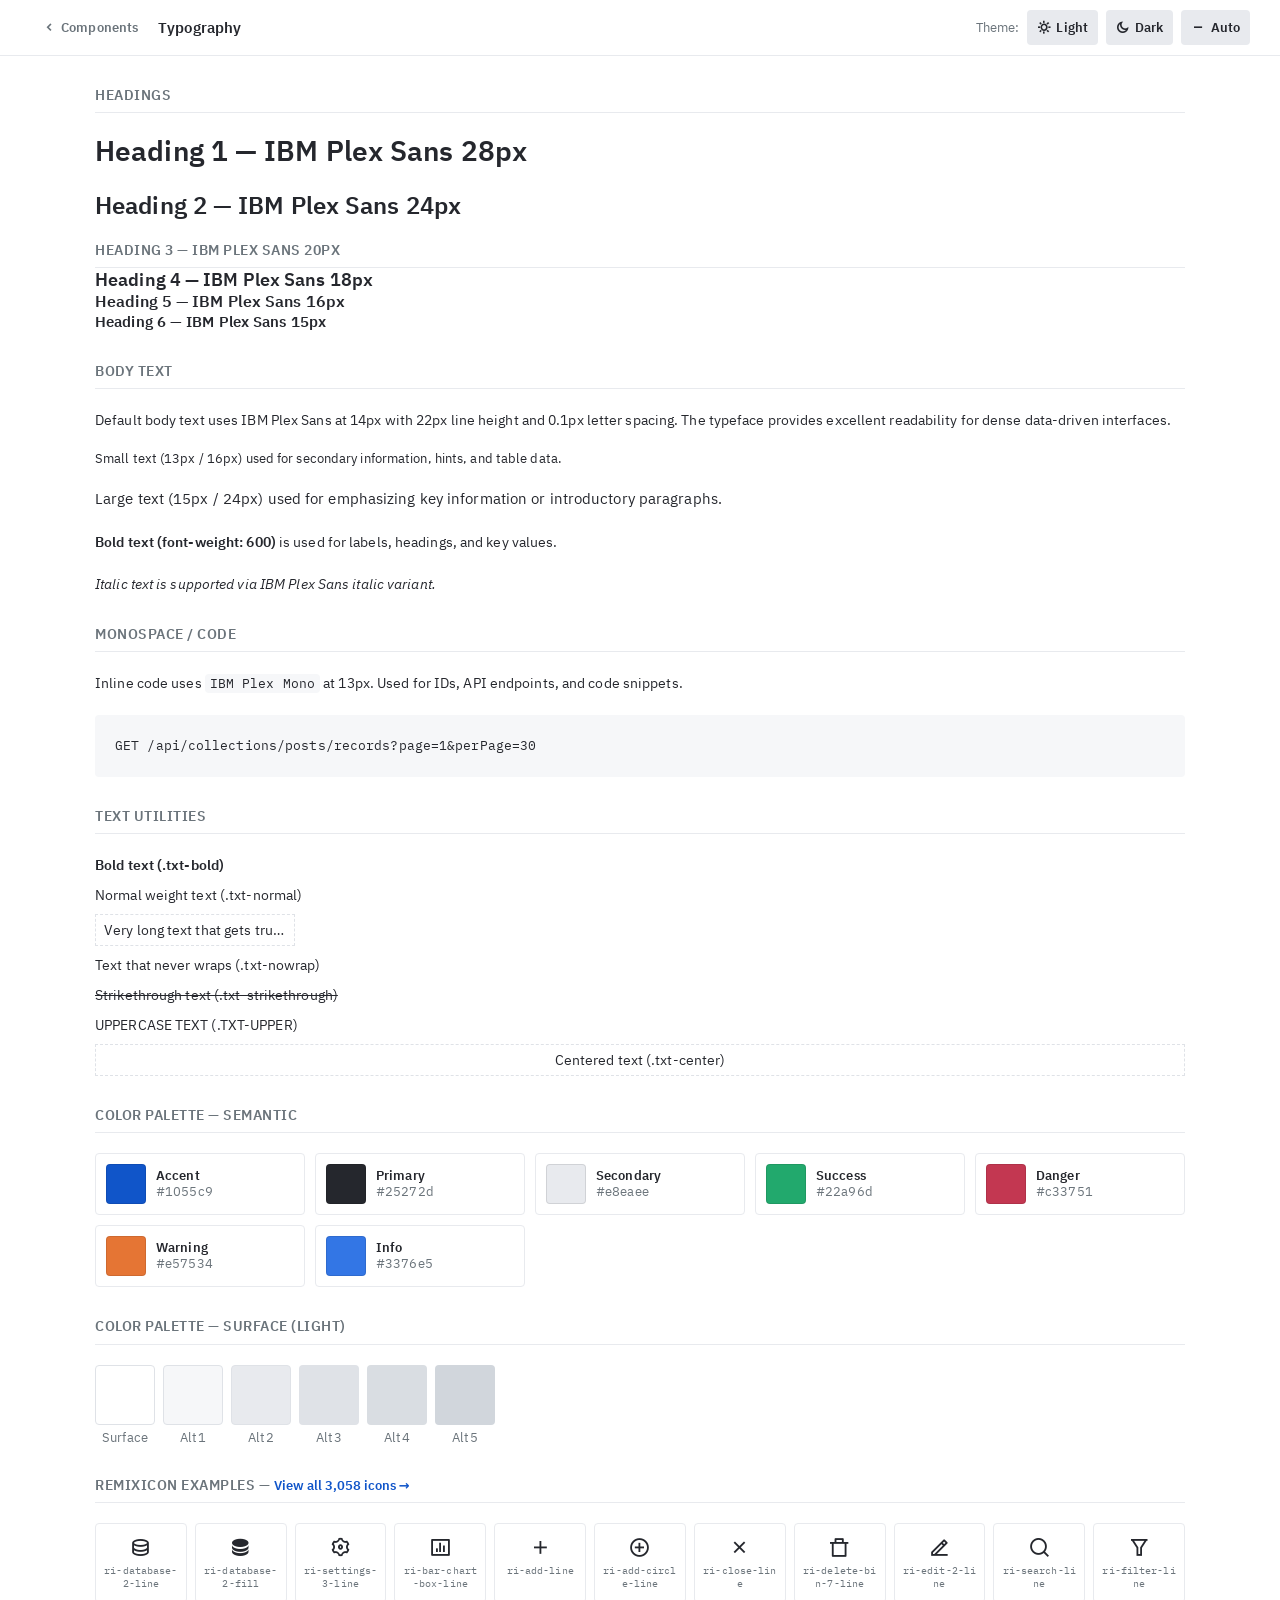
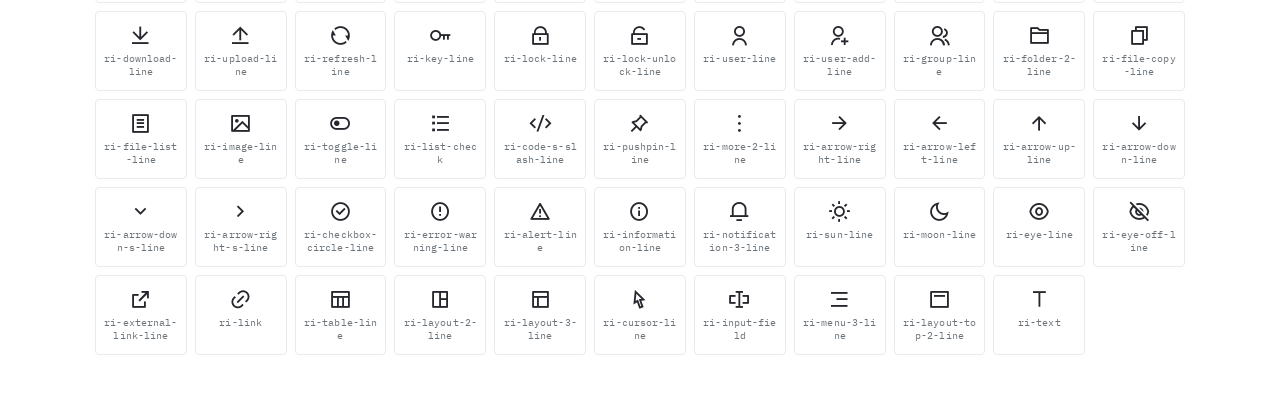
<file: pages/typography.html>
<!DOCTYPE html>
<html lang="ko" data-color-scheme="light">
<head>
    <meta charset="UTF-8">
    <meta name="viewport" content="width=device-width, initial-scale=1.0">
    <title>Typography — Pocket Kit</title>
    <link rel="stylesheet" href="../lib/fonts/remixicon/remixicon.css">
    <link rel="stylesheet" href="../common.css">
    <link rel="stylesheet" href="../themes.css">
    <link rel="stylesheet" href="../components/css/typography.css">
    <link rel="stylesheet" href="../components/css/layout.css">
    <style>
        body { padding: var(--spacing); max-width: var(--wrapperWidth); margin: 0 auto; }
        .demo-section { margin-bottom: var(--spacing); }
        .demo-section h3 { margin-bottom: var(--smSpacing); font-size: 14px; text-transform: uppercase; letter-spacing: 0.5px; color: var(--surfaceTxtHintColor); border-bottom: 1px solid var(--surfaceAlt2Color); padding-bottom: 8px; }
        .demo-row { display: flex; flex-wrap: wrap; gap: 10px; align-items: center; }
        .back-link { display: inline-flex; align-items: center; gap: 6px; color: var(--surfaceTxtHintColor); font-size: var(--smFontSize); text-decoration: none; margin-bottom: var(--smSpacing); }
        .back-link:hover { color: var(--surfaceTxtColor); }
        .color-swatch { display: flex; align-items: center; gap: 10px; padding: 10px; border-radius: var(--borderRadius); border: 1px solid var(--surfaceAlt2Color); }
        .swatch-box { width: 40px; height: 40px; border-radius: var(--borderRadius); border: 1px solid rgba(0,0,0,0.1); }
    </style>
</head>
<body>
    <div class="demo-section">
        <h3>Headings</h3>
        <h1>Heading 1 — IBM Plex Sans 28px</h1>
        <h2>Heading 2 — IBM Plex Sans 24px</h2>
        <h3 style="margin-bottom:0;">Heading 3 — IBM Plex Sans 20px</h3>
        <h4 style="margin-bottom:0;">Heading 4 — IBM Plex Sans 18px</h4>
        <h5 style="margin-bottom:0;">Heading 5 — IBM Plex Sans 16px</h5>
        <h6 style="margin-bottom:0;">Heading 6 — IBM Plex Sans 15px</h6>
    </div>

    <div class="demo-section">
        <h3>Body Text</h3>
        <p>Default body text uses IBM Plex Sans at 14px with 22px line height and 0.1px letter spacing. The typeface provides excellent readability for dense data-driven interfaces.</p>
        <p class="txt-sm">Small text (13px / 16px) used for secondary information, hints, and table data.</p>
        <p class="txt-lg">Large text (15px / 24px) used for emphasizing key information or introductory paragraphs.</p>
        <p><strong class="txt-bold">Bold text (font-weight: 600)</strong> is used for labels, headings, and key values.</p>
        <p><em>Italic text is supported via IBM Plex Sans italic variant.</em></p>
    </div>

    <div class="demo-section">
        <h3>Monospace / Code</h3>
        <p>Inline code uses <code class="txt-code">IBM Plex Mono</code> at 13px. Used for IDs, API endpoints, and code snippets.</p>
        <div style="background: var(--surfaceAlt1Color); padding: var(--smSpacing); border-radius: var(--borderRadius); font-family: var(--monoFontFamily); font-size: var(--smFontSize);">
            GET /api/collections/posts/records?page=1&perPage=30
        </div>
    </div>

    <div class="demo-section">
        <h3>Text Utilities</h3>
        <div style="display:flex; flex-direction:column; gap:8px;">
            <div class="txt-bold">Bold text (.txt-bold)</div>
            <div class="txt-normal">Normal weight text (.txt-normal)</div>
            <div class="txt-ellipsis" style="max-width:200px; border:1px dashed var(--surfaceAlt3Color); padding:4px 8px;">Very long text that gets truncated with ellipsis (.txt-ellipsis)</div>
            <div class="txt-nowrap">Text that never wraps (.txt-nowrap)</div>
            <div class="txt-strikethrough">Strikethrough text (.txt-strikethrough)</div>
            <div class="txt-upper">uppercase text (.txt-upper)</div>
            <div class="txt-center" style="border:1px dashed var(--surfaceAlt3Color); padding:4px;">Centered text (.txt-center)</div>
        </div>
    </div>

    <div class="demo-section">
        <h3>Color Palette — Semantic</h3>
        <div style="display:grid; grid-template-columns: repeat(auto-fill, minmax(200px, 1fr)); gap:10px;">
            <div class="color-swatch">
                <div class="swatch-box" style="background:#1055c9;"></div>
                <div><div class="txt-sm txt-bold">Accent</div><div class="txt-sm txt-hint">#1055c9</div></div>
            </div>
            <div class="color-swatch">
                <div class="swatch-box" style="background:#25272d;"></div>
                <div><div class="txt-sm txt-bold">Primary</div><div class="txt-sm txt-hint">#25272d</div></div>
            </div>
            <div class="color-swatch">
                <div class="swatch-box" style="background:#e8eaee;"></div>
                <div><div class="txt-sm txt-bold">Secondary</div><div class="txt-sm txt-hint">#e8eaee</div></div>
            </div>
            <div class="color-swatch">
                <div class="swatch-box" style="background:#22a96d;"></div>
                <div><div class="txt-sm txt-bold">Success</div><div class="txt-sm txt-hint">#22a96d</div></div>
            </div>
            <div class="color-swatch">
                <div class="swatch-box" style="background:#c33751;"></div>
                <div><div class="txt-sm txt-bold">Danger</div><div class="txt-sm txt-hint">#c33751</div></div>
            </div>
            <div class="color-swatch">
                <div class="swatch-box" style="background:#e57534;"></div>
                <div><div class="txt-sm txt-bold">Warning</div><div class="txt-sm txt-hint">#e57534</div></div>
            </div>
            <div class="color-swatch">
                <div class="swatch-box" style="background:#3376e5;"></div>
                <div><div class="txt-sm txt-bold">Info</div><div class="txt-sm txt-hint">#3376e5</div></div>
            </div>
        </div>
    </div>

    <div class="demo-section">
        <h3>Color Palette — Surface (Light)</h3>
        <div style="display:flex; gap:8px; flex-wrap:wrap;">
            <div style="text-align:center;">
                <div style="width:60px;height:60px;border-radius:var(--borderRadius);background:var(--surfaceColor);border:1px solid var(--surfaceAlt3Color);"></div>
                <div class="txt-sm txt-hint m-t-5">Surface</div>
            </div>
            <div style="text-align:center;">
                <div style="width:60px;height:60px;border-radius:var(--borderRadius);background:var(--surfaceAlt1Color);border:1px solid var(--surfaceAlt3Color);"></div>
                <div class="txt-sm txt-hint m-t-5">Alt1</div>
            </div>
            <div style="text-align:center;">
                <div style="width:60px;height:60px;border-radius:var(--borderRadius);background:var(--surfaceAlt2Color);border:1px solid var(--surfaceAlt3Color);"></div>
                <div class="txt-sm txt-hint m-t-5">Alt2</div>
            </div>
            <div style="text-align:center;">
                <div style="width:60px;height:60px;border-radius:var(--borderRadius);background:var(--surfaceAlt3Color);"></div>
                <div class="txt-sm txt-hint m-t-5">Alt3</div>
            </div>
            <div style="text-align:center;">
                <div style="width:60px;height:60px;border-radius:var(--borderRadius);background:var(--surfaceAlt4Color);"></div>
                <div class="txt-sm txt-hint m-t-5">Alt4</div>
            </div>
            <div style="text-align:center;">
                <div style="width:60px;height:60px;border-radius:var(--borderRadius);background:var(--surfaceAlt5Color);"></div>
                <div class="txt-sm txt-hint m-t-5">Alt5</div>
            </div>
        </div>
    </div>

    <div class="demo-section">
        <h3>Remixicon Examples — <a href="icons.html" style="font-size:var(--smFontSize); text-transform:none; letter-spacing:0; color:var(--accentColor);">View all 3,058 icons →</a></h3>
        <style>
            .icon-grid {
                display: grid;
                grid-template-columns: repeat(auto-fill, minmax(90px, 1fr));
                gap: 8px;
            }
            .icon-item {
                display: flex;
                flex-direction: column;
                align-items: center;
                gap: 6px;
                padding: 12px 6px;
                border-radius: var(--borderRadius);
                border: 1px solid var(--surfaceAlt2Color);
                background: var(--surfaceColor);
                cursor: default;
                transition: background var(--animationSpeed), border-color var(--animationSpeed);
            }
            .icon-item:hover {
                background: var(--surfaceAlt1Color);
                border-color: var(--surfaceAlt3Color);
            }
            .icon-item i {
                font-size: 22px;
                color: var(--surfaceTxtColor);
            }
            .icon-item span {
                font-size: 10px;
                color: var(--surfaceTxtHintColor);
                font-family: var(--monoFontFamily);
                text-align: center;
                word-break: break-all;
                line-height: 1.3;
            }
        </style>
        <div class="icon-grid">
            <div class="icon-item"><i class="ri-database-2-line"></i><span>ri-database-2-line</span></div>
            <div class="icon-item"><i class="ri-database-2-fill"></i><span>ri-database-2-fill</span></div>
            <div class="icon-item"><i class="ri-settings-3-line"></i><span>ri-settings-3-line</span></div>
            <div class="icon-item"><i class="ri-bar-chart-box-line"></i><span>ri-bar-chart-box-line</span></div>
            <div class="icon-item"><i class="ri-add-line"></i><span>ri-add-line</span></div>
            <div class="icon-item"><i class="ri-add-circle-line"></i><span>ri-add-circle-line</span></div>
            <div class="icon-item"><i class="ri-close-line"></i><span>ri-close-line</span></div>
            <div class="icon-item"><i class="ri-delete-bin-7-line"></i><span>ri-delete-bin-7-line</span></div>
            <div class="icon-item"><i class="ri-edit-2-line"></i><span>ri-edit-2-line</span></div>
            <div class="icon-item"><i class="ri-search-line"></i><span>ri-search-line</span></div>
            <div class="icon-item"><i class="ri-filter-line"></i><span>ri-filter-line</span></div>
            <div class="icon-item"><i class="ri-download-line"></i><span>ri-download-line</span></div>
            <div class="icon-item"><i class="ri-upload-line"></i><span>ri-upload-line</span></div>
            <div class="icon-item"><i class="ri-refresh-line"></i><span>ri-refresh-line</span></div>
            <div class="icon-item"><i class="ri-key-line"></i><span>ri-key-line</span></div>
            <div class="icon-item"><i class="ri-lock-line"></i><span>ri-lock-line</span></div>
            <div class="icon-item"><i class="ri-lock-unlock-line"></i><span>ri-lock-unlock-line</span></div>
            <div class="icon-item"><i class="ri-user-line"></i><span>ri-user-line</span></div>
            <div class="icon-item"><i class="ri-user-add-line"></i><span>ri-user-add-line</span></div>
            <div class="icon-item"><i class="ri-group-line"></i><span>ri-group-line</span></div>
            <div class="icon-item"><i class="ri-folder-2-line"></i><span>ri-folder-2-line</span></div>
            <div class="icon-item"><i class="ri-file-copy-line"></i><span>ri-file-copy-line</span></div>
            <div class="icon-item"><i class="ri-file-list-line"></i><span>ri-file-list-line</span></div>
            <div class="icon-item"><i class="ri-image-line"></i><span>ri-image-line</span></div>
            <div class="icon-item"><i class="ri-toggle-line"></i><span>ri-toggle-line</span></div>
            <div class="icon-item"><i class="ri-list-check"></i><span>ri-list-check</span></div>
            <div class="icon-item"><i class="ri-code-s-slash-line"></i><span>ri-code-s-slash-line</span></div>
            <div class="icon-item"><i class="ri-pushpin-line"></i><span>ri-pushpin-line</span></div>
            <div class="icon-item"><i class="ri-more-2-line"></i><span>ri-more-2-line</span></div>
            <div class="icon-item"><i class="ri-arrow-right-line"></i><span>ri-arrow-right-line</span></div>
            <div class="icon-item"><i class="ri-arrow-left-line"></i><span>ri-arrow-left-line</span></div>
            <div class="icon-item"><i class="ri-arrow-up-line"></i><span>ri-arrow-up-line</span></div>
            <div class="icon-item"><i class="ri-arrow-down-line"></i><span>ri-arrow-down-line</span></div>
            <div class="icon-item"><i class="ri-arrow-down-s-line"></i><span>ri-arrow-down-s-line</span></div>
            <div class="icon-item"><i class="ri-arrow-right-s-line"></i><span>ri-arrow-right-s-line</span></div>
            <div class="icon-item"><i class="ri-checkbox-circle-line"></i><span>ri-checkbox-circle-line</span></div>
            <div class="icon-item"><i class="ri-error-warning-line"></i><span>ri-error-warning-line</span></div>
            <div class="icon-item"><i class="ri-alert-line"></i><span>ri-alert-line</span></div>
            <div class="icon-item"><i class="ri-information-line"></i><span>ri-information-line</span></div>
            <div class="icon-item"><i class="ri-notification-3-line"></i><span>ri-notification-3-line</span></div>
            <div class="icon-item"><i class="ri-sun-line"></i><span>ri-sun-line</span></div>
            <div class="icon-item"><i class="ri-moon-line"></i><span>ri-moon-line</span></div>
            <div class="icon-item"><i class="ri-eye-line"></i><span>ri-eye-line</span></div>
            <div class="icon-item"><i class="ri-eye-off-line"></i><span>ri-eye-off-line</span></div>
            <div class="icon-item"><i class="ri-external-link-line"></i><span>ri-external-link-line</span></div>
            <div class="icon-item"><i class="ri-link"></i><span>ri-link</span></div>
            <div class="icon-item"><i class="ri-table-line"></i><span>ri-table-line</span></div>
            <div class="icon-item"><i class="ri-layout-2-line"></i><span>ri-layout-2-line</span></div>
            <div class="icon-item"><i class="ri-layout-3-line"></i><span>ri-layout-3-line</span></div>
            <div class="icon-item"><i class="ri-cursor-line"></i><span>ri-cursor-line</span></div>
            <div class="icon-item"><i class="ri-input-field"></i><span>ri-input-field</span></div>
            <div class="icon-item"><i class="ri-menu-3-line"></i><span>ri-menu-3-line</span></div>
            <div class="icon-item"><i class="ri-layout-top-2-line"></i><span>ri-layout-top-2-line</span></div>
            <div class="icon-item"><i class="ri-text"></i><span>ri-text</span></div>
        </div>
    </div>

<script src="../components/js/page-header.js"></script>
<script src="../components/js/theme.js"></script>
</body>
</html>
</file>
<file: common.css>
/* =========================================================
   Pocket Kit — common.css
   Design system based on PocketBase Admin UI
   ========================================================= */

/* --- Fonts --- */
@font-face {
    font-display: block;
    font-family: "IBM Plex Sans";
    font-style: normal;
    font-weight: 400;
    src: url(lib/fonts/ibm-plex-sans/ibm-plex-sans-regular.woff2) format("woff2");
}
@font-face {
    font-display: block;
    font-family: "IBM Plex Sans";
    font-style: italic;
    font-weight: 400;
    src: url(lib/fonts/ibm-plex-sans/ibm-plex-sans-italic.woff2) format("woff2");
}
@font-face {
    font-display: block;
    font-family: "IBM Plex Sans";
    font-style: normal;
    font-weight: 600;
    src: url(lib/fonts/ibm-plex-sans/ibm-plex-sans-600.woff2) format("woff2");
}
@font-face {
    font-display: swap;
    font-family: "IBM Plex Mono";
    font-style: normal;
    font-weight: 400;
    src: url(lib/fonts/ibm-plex-mono/ibm-plex-mono-regular.woff2) format("woff2");
}
@font-face {
    font-display: swap;
    font-family: "IBM Plex Mono";
    font-style: normal;
    font-weight: 600;
    src: url(lib/fonts/ibm-plex-mono/ibm-plex-mono-600.woff2) format("woff2");
}

/* --- Design Tokens (Light Theme) --- */
:root {
    /* Typography */
    --fontFamily: "IBM Plex Sans", system-ui, -apple-system, sans-serif;
    --monoFontFamily: "IBM Plex Mono", "Courier New", monospace;
    --fontSize: 14px;
    --smFontSize: 13px;
    --lgFontSize: 15px;
    --lineHeight: 22px;
    --smLineHeight: 16px;
    --lgLineHeight: 24px;

    /* Spacing */
    --spacing: 30px;
    --smSpacing: 20px;
    --xsSpacing: 10px;
    --sidebarSpacing: 14px;
    --tableSpacing: 10px;
    --siblingSpacing: 8px;
    --gridGap: 20px;

    /* Sizes */
    --btnHeight: 45px;
    --smBtnHeight: 35px;
    --lgBtnHeight: 52px;
    --xsBtnHeight: 20px;
    --borderRadius: 4px;
    --lgBorderRadius: 4px;
    --inputPadding: 13px;
    --inputBorderRadius: var(--borderRadius);
    --checkboxSize: 20px;

    /* Layout */
    --pageSidebarWidth: 240px;
    --wrapperWidth: 840px;
    --smWrapperWidth: 430px;
    --lgWrapperWidth: 1150px;

    /* Shadows */
    --boxShadow: 0px 8px 5px -5px #2224241a;
    --leftBoxShadow: -1px 0px 5px 0 #2224241a;
    --rightBoxShadow: 1px 0px 5px 0 #2224241a;
    --topScrollShadow: 0px 2px 8px 1px #22242426;
    --bottomScrollShadow: 0px -2px 8px 1px #22242426;
    --leftScrollShadow: 3px 0px 5px 0px #22242433;
    --rightScrollShadow: -3px 0px 5px 0px #22242433;

    /* Animations */
    --animationSpeed: 0.15s;
    --activeAnimationSpeed: 70ms;
    --modalAnimationSpeed: 0.2s;
    --slideAnimationSpeed: 0.2s;
    --loaderAnimationSpeed: 1.2s;

    /* Brand Colors */
    --accentColor: #1055c9;
    --accentTxtColor: #fff;
    --accentTxtHintColor: color-mix(in srgb, var(--accentTxtColor), transparent 40%);
    --accentTxtDisabledColor: color-mix(in srgb, var(--accentTxtColor), transparent 50%);
    --accentAlt1Color: color-mix(in srgb, var(--accentColor), white 10%);
    --accentAlt2Color: color-mix(in srgb, var(--accentColor), white 15%);

    /* Semantic Colors */
    --primaryColor: #25272d;
    --primaryTxtColor: #fff;
    --primaryTxtHintColor: color-mix(in srgb, var(--primaryTxtColor), transparent 35%);
    --primaryTxtDisabledColor: color-mix(in srgb, var(--primaryTxtColor), transparent 50%);

    --secondaryColor: #e8eaee;
    --secondaryTxtColor: var(--primaryColor);
    --secondaryTxtHintColor: color-mix(in srgb, var(--secondaryTxtColor), transparent 35%);
    --secondaryTxtDisabledColor: color-mix(in srgb, var(--secondaryTxtColor), transparent 50%);

    --successColor: #22a96d;
    --successTxtColor: var(--primaryTxtColor);
    --successTxtHintColor: var(--primaryTxtHintColor);
    --successTxtDisabledColor: var(--primaryTxtDisabledColor);

    --dangerColor: #c33751;
    --dangerTxtColor: var(--primaryTxtColor);
    --dangerTxtHintColor: var(--primaryTxtHintColor);
    --dangerTxtDisabledColor: var(--primaryTxtDisabledColor);

    --warningColor: #e57534;
    --warningTxtColor: var(--primaryTxtColor);
    --warningTxtHintColor: var(--primaryTxtHintColor);
    --warningTxtDisabledColor: var(--primaryTxtDisabledColor);

    --infoColor: #3376e5;
    --infoTxtColor: var(--primaryTxtColor);
    --infoTxtHintColor: var(--primaryTxtHintColor);
    --infoTxtDisabledColor: var(--primaryTxtDisabledColor);

    /* Surface Colors (Light) */
    --surfaceColor: #fff;
    --surfaceAlt1Color: #f6f7f9;
    --surfaceAlt2Color: #e8eaee;
    --surfaceAlt3Color: #dfe2e7;
    --surfaceAlt4Color: #d9dde2;
    --surfaceAlt5Color: #d1d6dc;
    --surfaceTxtColor: #25272d;
    --surfaceTxtHintColor: #6b747b;
    --surfaceTxtDisabledColor: #abaeba;
    --surfaceAccentColor: color-mix(in srgb, var(--accentColor), white 80%);
    --surfaceInfoColor: color-mix(in srgb, var(--infoColor), white 80%);
    --surfaceSuccessColor: color-mix(in srgb, var(--successColor), white 80%);
    --surfaceWarningColor: color-mix(in srgb, var(--warningColor), white 80%);
    --surfaceDangerColor: color-mix(in srgb, var(--dangerColor), white 80%);

    /* Input */
    --inputColor: var(--surfaceAlt2Color);
    --inputFocusColor: var(--surfaceAlt3Color);
    --inputBorderColor: var(--surfaceAlt4Color);

    /* Selection */
    --selectionColor: #22242a38;

    /* Links */
    --linkColor: var(--surfaceTxtColor);
    --linkFocusColor: var(--surfaceTxtColor);

    /* Page background (separate from component surface) */
    --pageBgColor: var(--surfaceColor);

    /* Overlays */
    --modalOverlayColor: #a8a8a873;
    --modalShadow: 0 8px 40px rgba(34,36,42,0.18);
    --tooltipTxtColor: #fff;
    --tooltipSurfaceColor: #222424e6;

    /* Prism / Code Highlighting */
    --prismBg: var(--surfaceAlt1Color);
    --prismTxtColor: var(--surfaceTxtColor);
    --prismStringColor: #22a96d;
    --prismNumberColor: #e57534;
    --prismKeywordColor: #1055c9;
    --prismPropertyColor: #c33751;
    --prismCommentColor: var(--surfaceTxtHintColor);
    --prismPunctuationColor: var(--surfaceTxtHintColor);
    --prismFunctionColor: #3376e5;
    --prismBooleanColor: #e57534;
}

/* --- Dark Theme --- */
[data-color-scheme="dark"] {
    --surfaceColor: #1f1f1f;
    --surfaceTxtColor: #dedede;
    --surfaceTxtHintColor: color-mix(in srgb, var(--surfaceTxtColor), transparent 45%);
    --surfaceTxtDisabledColor: color-mix(in srgb, var(--surfaceTxtColor), transparent 65%);
    --surfaceAlt1Color: color-mix(in srgb, var(--surfaceColor), white 3%);
    --surfaceAlt2Color: color-mix(in srgb, var(--surfaceColor), white 7%);
    --surfaceAlt3Color: color-mix(in srgb, var(--surfaceColor), white 12%);
    --surfaceAlt4Color: color-mix(in srgb, var(--surfaceColor), white 14%);
    --surfaceAlt5Color: color-mix(in srgb, var(--surfaceColor), white 16%);
    --accentColor: #105ce3;
    --primaryColor: #595959;
    --primaryTxtColor: #fff;
    --primaryTxtHintColor: color-mix(in srgb, var(--primaryTxtColor), transparent 35%);
    --primaryTxtDisabledColor: color-mix(in srgb, var(--primaryTxtColor), transparent 50%);
    --secondaryColor: color-mix(in srgb, var(--surfaceColor), white 14%);
    --secondaryTxtColor: var(--surfaceTxtColor);
    --infoColor: #4273bd;
    --infoTxtColor: var(--surfaceTxtColor);
    --surfaceInfoColor: color-mix(in srgb, var(--infoColor), var(--surfaceColor) 45%);
    --successColor: #27865d;
    --successTxtColor: var(--surfaceTxtColor);
    --surfaceSuccessColor: color-mix(in srgb, var(--successColor), var(--surfaceColor) 45%);
    --warningColor: #cf4e17;
    --warningTxtColor: var(--surfaceTxtColor);
    --surfaceWarningColor: color-mix(in srgb, var(--warningColor), var(--surfaceColor) 45%);
    --dangerColor: #bb303e;
    --dangerTxtColor: var(--surfaceTxtColor);
    --surfaceDangerColor: color-mix(in srgb, var(--dangerColor), var(--surfaceColor) 45%);
    --surfaceAccentColor: color-mix(in srgb, var(--accentColor), var(--surfaceColor) 55%);
    --pageBgColor: #000;
    --selectionColor: #ffffff38;
    --modalOverlayColor: #a8a8a873;
    --modalShadow: 0 8px 40px rgba(0,0,0,0.55);
    --tooltipTxtColor: var(--surfaceTxtColor);
    --boxShadow: 0px 8px 5px -5px #0000004d;
    --leftBoxShadow: -1px 0px 5px 0 #0000004d;
    --rightBoxShadow: 1px 0px 5px 0 #0000004d;
    --topScrollShadow: 0px 2px 8px 1px #00000073;
    --bottomScrollShadow: 0px -2px 8px 1px #00000073;

    /* Prism / Code Highlighting (dark overrides) */
    --prismBg: color-mix(in srgb, var(--surfaceColor), black 20%);
    --prismStringColor: #4ade80;
    --prismNumberColor: #fb923c;
    --prismKeywordColor: #60a5fa;
    --prismPropertyColor: #f87171;
    --prismFunctionColor: #93c5fd;
    --prismBooleanColor: #fb923c;
}

@media (prefers-color-scheme: dark) {
    [data-color-scheme="auto"] {
        --surfaceColor: #1f1f1f;
        --surfaceTxtColor: #dedede;
        --surfaceTxtHintColor: color-mix(in srgb, var(--surfaceTxtColor), transparent 45%);
        --surfaceTxtDisabledColor: color-mix(in srgb, var(--surfaceTxtColor), transparent 65%);
        --surfaceAlt1Color: color-mix(in srgb, var(--surfaceColor), white 3%);
        --surfaceAlt2Color: color-mix(in srgb, var(--surfaceColor), white 7%);
        --surfaceAlt3Color: color-mix(in srgb, var(--surfaceColor), white 12%);
        --surfaceAlt4Color: color-mix(in srgb, var(--surfaceColor), white 14%);
        --surfaceAlt5Color: color-mix(in srgb, var(--surfaceColor), white 16%);
        --accentColor: #105ce3;
        --primaryColor: #595959;
        --primaryTxtColor: #fff;
        --secondaryColor: color-mix(in srgb, var(--surfaceColor), white 14%);
        --secondaryTxtColor: var(--surfaceTxtColor);
        --infoColor: #4273bd;
        --successColor: #27865d;
        --warningColor: #cf4e17;
        --dangerColor: #bb303e;
        --surfaceAccentColor: color-mix(in srgb, var(--accentColor), var(--surfaceColor) 55%);
        --pageBgColor: #000;
        --selectionColor: #ffffff38;
        --modalOverlayColor: #a8a8a873;
        --modalShadow: 0 8px 40px rgba(0,0,0,0.55);
        --boxShadow: 0px 8px 5px -5px #0000004d;
        --leftBoxShadow: -1px 0px 5px 0 #0000004d;
        --rightBoxShadow: 1px 0px 5px 0 #0000004d;
    }
}

/* --- Accent Surface --- */
.accent-surface {
    --surfaceColor: var(--accentColor);
    --surfaceTxtColor: #fff;
    --surfaceTxtHintColor: color-mix(in srgb, var(--surfaceTxtColor), transparent 35%);
    --surfaceTxtDisabledColor: color-mix(in srgb, var(--surfaceTxtColor), transparent 60%);
    --surfaceAlt1Color: color-mix(in srgb, var(--surfaceColor), white 5%);
    --surfaceAlt2Color: color-mix(in srgb, var(--surfaceColor), white 10%);
    --surfaceAlt3Color: color-mix(in srgb, var(--surfaceColor), white 20%);
    --surfaceAlt4Color: color-mix(in srgb, var(--surfaceColor), white 30%);
    --surfaceAlt5Color: color-mix(in srgb, var(--surfaceColor), white 40%);
    --inputColor: var(--surfaceAlt3Color);
    --inputFocusColor: var(--surfaceAlt4Color);
    --inputBorderColor: var(--surfaceAlt5Color);
    --selectionColor: var(--surfaceAccentColor);
    --linkColor: var(--surfaceTxtHintColor);
    --linkFocusColor: var(--surfaceTxtColor);
}

/* --- Reset & Base --- */
*, *::before, *::after {
    box-sizing: border-box;
}

html {
    font-size: var(--fontSize);
    line-height: var(--lineHeight);
    -webkit-text-size-adjust: 100%;
}

body {
    margin: 0;
    padding: 0;
    font-family: var(--fontFamily);
    font-size: var(--fontSize);
    line-height: var(--lineHeight);
    letter-spacing: 0.1px;
    color: var(--surfaceTxtColor);
    background: var(--pageBgColor);
    -webkit-font-smoothing: antialiased;
    -moz-osx-font-smoothing: grayscale;
}

::selection {
    background: var(--selectionColor);
}

h1, h2, h3, h4, h5, h6 {
    margin: 0 0 var(--smSpacing);
    font-weight: 600;
    line-height: 1.3;
    color: var(--surfaceTxtColor);
}

h1 { font-size: 28px; }
h2 { font-size: 24px; }
h3 { font-size: 20px; }
h4 { font-size: 18px; }
h5 { font-size: 16px; }
h6 { font-size: var(--lgFontSize); }

p {
    margin: 0 0 var(--smSpacing);
}

a {
    color: var(--linkColor);
    text-decoration: none;
    transition: opacity var(--animationSpeed);
}
a:hover, a:focus-visible {
    color: var(--linkFocusColor);
    text-decoration: underline;
}

hr {
    border: none;
    border-top: 1px solid var(--surfaceAlt2Color);
    margin: 5px 0;
}

code, pre {
    font-family: var(--monoFontFamily);
    font-size: var(--smFontSize);
}

img {
    max-width: 100%;
    display: block;
}

/* --- Scrollbar --- */
::-webkit-scrollbar {
    width: 5px;
    height: 5px;
}
::-webkit-scrollbar-track {
    background: transparent;
}
::-webkit-scrollbar-thumb {
    border-radius: 4px;
    background: var(--surfaceAlt3Color);
}
::-webkit-scrollbar-thumb:hover {
    background: var(--surfaceAlt5Color);
}

:is([data-color-scheme="dark"], [data-color-scheme="auto"]) ::-webkit-scrollbar-thumb {
    background: color-mix(in srgb, var(--surfaceColor), white 30%);
}
:is([data-color-scheme="dark"], [data-color-scheme="auto"]) ::-webkit-scrollbar-thumb:hover {
    background: color-mix(in srgb, var(--surfaceColor), white 45%);
}

/* --- Layout --- */
.app {
    display: flex;
    flex-direction: column;
    min-height: 100vh;
    background: var(--pageBgColor);
}

.page {
    display: flex;
    flex: 1;
    overflow: hidden;
}

.page-content {
    flex: 1;
    overflow: auto;
    padding: var(--spacing);
}

.page-content.full-height {
    display: flex;
    flex-direction: column;
    height: 100%;
    padding: 0;
    overflow: hidden;
}

.wrapper {
    max-width: var(--wrapperWidth);
    margin: 0 auto;
    padding: 0 var(--spacing);
}

.wrapper.sm { max-width: var(--smWrapperWidth); }
.wrapper.lg { max-width: var(--lgWrapperWidth); }

/* --- Flexbox Utilities --- */
.flex        { display: flex; }
.inline-flex { display: inline-flex; }
.flex-wrap   { flex-wrap: wrap; }
.flex-nowrap { flex-wrap: nowrap; }
.flex-col    { flex-direction: column; }
.flex-fill   { flex: 1 1 auto; }
.flex-center { align-items: center; justify-content: center; }
.items-center   { align-items: center; }
.items-start    { align-items: flex-start; }
.items-end      { align-items: flex-end; }
.justify-center { justify-content: center; }
.justify-between{ justify-content: space-between; }
.justify-end    { justify-content: flex-end; }

/* --- Display --- */
.block        { display: block; }
.inline-block { display: inline-block; }
.hidden       { display: none !important; }
.full-width   { width: 100%; }
.full-height  { height: 100%; }

/* --- Gap --- */
.gap-0   { gap: 0 !important; }
.gap-5   { gap: 5px !important; }
.gap-10  { gap: 10px !important; }
.gap-15  { gap: 15px !important; }
.gap-20  { gap: 20px !important; }
.gap-25  { gap: 25px !important; }
.gap-30  { gap: 30px !important; }
.gap-sm  { gap: var(--smSpacing) !important; }
.gap-base{ gap: var(--spacing) !important; }
.gap-auto{ gap: auto !important; }

/* --- Margin --- */
.m-0    { margin: 0 !important; }
.m-t-0  { margin-top: 0 !important; }
.m-r-0  { margin-right: 0 !important; }
.m-b-0  { margin-bottom: 0 !important; }
.m-l-0  { margin-left: 0 !important; }
.m-5    { margin: 5px !important; }
.m-t-5  { margin-top: 5px !important; }
.m-r-5  { margin-right: 5px !important; }
.m-b-5  { margin-bottom: 5px !important; }
.m-l-5  { margin-left: 5px !important; }
.m-10   { margin: 10px !important; }
.m-t-10 { margin-top: 10px !important; }
.m-r-10 { margin-right: 10px !important; }
.m-b-10 { margin-bottom: 10px !important; }
.m-l-10 { margin-left: 10px !important; }
.m-15   { margin: 15px !important; }
.m-t-15 { margin-top: 15px !important; }
.m-r-15 { margin-right: 15px !important; }
.m-b-15 { margin-bottom: 15px !important; }
.m-l-15 { margin-left: 15px !important; }
.m-20   { margin: 20px !important; }
.m-t-20 { margin-top: 20px !important; }
.m-r-20 { margin-right: 20px !important; }
.m-b-20 { margin-bottom: 20px !important; }
.m-l-20 { margin-left: 20px !important; }
.m-auto { margin: auto !important; }
.m-t-auto { margin-top: auto !important; }
.m-r-auto { margin-right: auto !important; }
.m-b-auto { margin-bottom: auto !important; }
.m-l-auto { margin-left: auto !important; }
.m-t-sm { margin-top: var(--smSpacing) !important; }
.m-r-sm { margin-right: var(--smSpacing) !important; }
.m-b-sm { margin-bottom: var(--smSpacing) !important; }
.m-l-sm { margin-left: var(--smSpacing) !important; }
.m-t-base { margin-top: var(--spacing) !important; }
.m-r-base { margin-right: var(--spacing) !important; }
.m-b-base { margin-bottom: var(--spacing) !important; }
.m-l-base { margin-left: var(--spacing) !important; }

/* --- Padding --- */
.p-0    { padding: 0 !important; }
.p-t-0  { padding-top: 0 !important; }
.p-r-0  { padding-right: 0 !important; }
.p-b-0  { padding-bottom: 0 !important; }
.p-l-0  { padding-left: 0 !important; }
.p-5    { padding: 5px !important; }
.p-t-5  { padding-top: 5px !important; }
.p-r-5  { padding-right: 5px !important; }
.p-b-5  { padding-bottom: 5px !important; }
.p-l-5  { padding-left: 5px !important; }
.p-10   { padding: 10px !important; }
.p-t-10 { padding-top: 10px !important; }
.p-r-10 { padding-right: 10px !important; }
.p-b-10 { padding-bottom: 10px !important; }
.p-l-10 { padding-left: 10px !important; }
.p-15   { padding: 15px !important; }
.p-t-15 { padding-top: 15px !important; }
.p-r-15 { padding-right: 15px !important; }
.p-b-15 { padding-bottom: 15px !important; }
.p-l-15 { padding-left: 15px !important; }
.p-20   { padding: 20px !important; }
.p-t-20 { padding-top: 20px !important; }
.p-r-20 { padding-right: 20px !important; }
.p-b-20 { padding-bottom: 20px !important; }
.p-l-20 { padding-left: 20px !important; }
.p-sm   { padding: var(--smSpacing) !important; }
.p-t-sm { padding-top: var(--smSpacing) !important; }
.p-r-sm { padding-right: var(--smSpacing) !important; }
.p-b-sm { padding-bottom: var(--smSpacing) !important; }
.p-l-sm { padding-left: var(--smSpacing) !important; }
.p-base { padding: var(--spacing) !important; }
.p-t-base { padding-top: var(--spacing) !important; }
.p-r-base { padding-right: var(--spacing) !important; }
.p-b-base { padding-bottom: var(--spacing) !important; }
.p-l-base { padding-left: var(--spacing) !important; }

/* --- Scrollable --- */
.scrollable {
    overflow: auto;
    overscroll-behavior: contain;
}
.scrollable-x { overflow-x: auto; overflow-y: hidden; }
</file>
<file: components/css/typography.css>
/* =========================================================
   Pocket Kit — typography.css
   ========================================================= */

/* --- Text Size --- */
.txt-sm   { font-size: var(--smFontSize) !important; line-height: var(--smLineHeight) !important; }
.txt-base { font-size: var(--fontSize) !important; line-height: var(--lineHeight) !important; }
.txt-lg   { font-size: var(--lgFontSize) !important; line-height: var(--lgLineHeight) !important; }

/* --- Text Weight --- */
.txt-bold   { font-weight: 600 !important; }
.txt-normal { font-weight: 400 !important; }

/* --- Text Alignment --- */
.txt-center { text-align: center !important; }
.txt-left   { text-align: left !important; }
.txt-right  { text-align: right !important; }

/* --- Text Transform --- */
.txt-upper { text-transform: uppercase !important; }
.txt-lower { text-transform: lowercase !important; }

/* --- Text Overflow --- */
.txt-ellipsis {
    overflow: hidden;
    text-overflow: ellipsis;
    white-space: nowrap;
    max-width: 100%;
}
.txt-nowrap { white-space: nowrap !important; }
.txt-break  { word-break: break-all !important; }

/* --- Text Decoration --- */
.txt-strikethrough { text-decoration: line-through !important; }

/* --- Monospace / Code --- */
.txt-code {
    font-family: var(--monoFontFamily);
    font-size: var(--smFontSize);
    background: var(--surfaceAlt1Color);
    border-radius: var(--borderRadius);
    padding: 1px 5px;
}

/* --- Text Colors --- */
.txt-primary   { color: var(--surfaceTxtColor) !important; }
.txt-hint      { color: var(--surfaceTxtHintColor) !important; }
.txt-disabled  { color: var(--surfaceTxtDisabledColor) !important; }
.txt-accent    { color: var(--accentColor) !important; }
.txt-success   { color: var(--successColor) !important; }
.txt-danger    { color: var(--dangerColor) !important; }
.txt-warning   { color: var(--warningColor) !important; }
.txt-info      { color: var(--infoColor) !important; }
.txt-white     { color: #fff !important; }

/* --- Dark mode: txt-* colors lightened for readability --- */
:is([data-color-scheme="dark"], [data-color-scheme="auto"]) .txt-accent  { color: color-mix(in srgb, var(--accentColor),  white 45%) !important; }
:is([data-color-scheme="dark"], [data-color-scheme="auto"]) .txt-success { color: color-mix(in srgb, var(--successColor), white 45%) !important; }
:is([data-color-scheme="dark"], [data-color-scheme="auto"]) .txt-danger  { color: color-mix(in srgb, var(--dangerColor),  white 45%) !important; }
:is([data-color-scheme="dark"], [data-color-scheme="auto"]) .txt-warning { color: color-mix(in srgb, var(--warningColor), white 45%) !important; }
:is([data-color-scheme="dark"], [data-color-scheme="auto"]) .txt-info    { color: color-mix(in srgb, var(--infoColor),    white 45%) !important; }

/* --- Labels / Badges --- */
.label {
    display: inline-flex;
    align-items: center;
    gap: 4px;
    padding: 3px 8px;
    border-radius: var(--borderRadius);
    font-size: var(--smFontSize);
    line-height: var(--smLineHeight);
    font-weight: 600;
    background: var(--surfaceAlt2Color);
    color: var(--surfaceTxtColor);
    white-space: nowrap;
    transition: background var(--animationSpeed);
}
.label.success  { background: var(--surfaceSuccessColor); color: var(--successColor); }
.label.danger   { background: var(--surfaceDangerColor);  color: var(--dangerColor); }
.label.warning  { background: var(--surfaceWarningColor); color: var(--warningColor); }
.label.info     { background: var(--surfaceInfoColor);    color: var(--infoColor); }
.label.accent   { background: var(--surfaceAccentColor);  color: var(--accentColor); }
.label.primary  { background: var(--primaryColor);        color: var(--primaryTxtColor); }

/* --- Dark mode: label text lightened for readability --- */
:is([data-color-scheme="dark"], [data-color-scheme="auto"]) .label.success { color: color-mix(in srgb, var(--successColor), white 45%); }
:is([data-color-scheme="dark"], [data-color-scheme="auto"]) .label.danger  { color: color-mix(in srgb, var(--dangerColor),  white 45%); }
:is([data-color-scheme="dark"], [data-color-scheme="auto"]) .label.warning { color: color-mix(in srgb, var(--warningColor), white 45%); }
:is([data-color-scheme="dark"], [data-color-scheme="auto"]) .label.info    { color: color-mix(in srgb, var(--infoColor),    white 45%); }
:is([data-color-scheme="dark"], [data-color-scheme="auto"]) .label.accent  { color: color-mix(in srgb, var(--accentColor),  white 45%); }

/* --- Link Variants --- */
.link-faded {
    opacity: 0.5;
    transition: opacity var(--animationSpeed);
}
.link-faded:hover, .link-faded:focus-visible {
    opacity: 1;
}

/* --- Missing Value --- */
.missing-value {
    display: inline-block;
    width: 20px;
    height: 2px;
    background: var(--surfaceAlt4Color);
    border-radius: 2px;
    vertical-align: middle;
}
</file>
<file: components/css/buttons.css>
/* =========================================================
   Pocket Kit — buttons.css
   ========================================================= */

.btn {
    --btnColor: var(--primaryColor);
    --btnTxtColor: var(--primaryTxtColor);
    --btnHoverColor: color-mix(in srgb, var(--btnColor), white 10%);
    --btnActiveColor: color-mix(in srgb, var(--btnColor), black 8%);
    --circleSize: var(--btnHeight);

    display: inline-flex;
    align-items: center;
    justify-content: center;
    gap: 7px;
    height: var(--btnHeight);
    padding: 0 var(--smSpacing);
    border: 2px solid transparent;
    border-radius: var(--borderRadius);
    font-family: var(--fontFamily);
    font-size: var(--fontSize);
    font-weight: 600;
    line-height: 1;
    letter-spacing: 0.1px;
    white-space: nowrap;
    cursor: pointer;
    user-select: none;
    text-decoration: none;
    transition:
        background var(--animationSpeed),
        border-color var(--animationSpeed),
        color var(--animationSpeed),
        opacity var(--animationSpeed);
    background: var(--btnColor);
    color: var(--btnTxtColor);
    -webkit-appearance: none;
    appearance: none;
}

.btn:hover,
.btn:focus-visible {
    background: var(--btnHoverColor);
    text-decoration: none;
    outline: none;
}

.btn:active {
    background: var(--btnActiveColor);
    transition-duration: var(--activeAnimationSpeed);
}

.btn:disabled,
.btn[disabled] {
    pointer-events: none;
    opacity: 0.5;
}

/* --- Sizes --- */
.btn.xs {
    --circleSize: 20px;
    height: 20px;
    padding: 0 5px;
    font-size: 11px;
    gap: 3px;
    border-width: 1px;
}

.btn.sm {
    --circleSize: var(--smBtnHeight);
    height: var(--smBtnHeight);
    padding: 0 var(--siblingSpacing);
    font-size: var(--smFontSize);
    gap: 5px;
}

.btn.lg {
    --circleSize: var(--lgBtnHeight);
    height: var(--lgBtnHeight);
    padding: 0 var(--spacing);
    font-size: var(--lgFontSize);
    gap: 9px;
}

/* --- Shapes --- */
.btn.circle {
    width: var(--circleSize);
    height: var(--circleSize);
    padding: 0;
    border-radius: 50%;
    flex-shrink: 0;
}

.btn.pill {
    border-radius: 4px;
}

.btn.block {
    width: 100%;
}

/* --- Variants --- */
.btn.secondary {
    --btnColor: var(--secondaryColor);
    --btnTxtColor: var(--secondaryTxtColor);
    --btnHoverColor: color-mix(in srgb, var(--btnColor), black 5%);
    --btnActiveColor: color-mix(in srgb, var(--btnColor), black 10%);
}

.btn.accent {
    --btnColor: var(--accentColor);
    --btnTxtColor: var(--accentTxtColor);
    --btnHoverColor: var(--accentAlt1Color);
    --btnActiveColor: color-mix(in srgb, var(--accentColor), black 10%);
}

.btn.success {
    --btnColor: var(--successColor);
    --btnTxtColor: var(--successTxtColor);
    --btnHoverColor: color-mix(in srgb, var(--btnColor), white 10%);
    --btnActiveColor: color-mix(in srgb, var(--btnColor), black 8%);
}

.btn.danger {
    --btnColor: var(--dangerColor);
    --btnTxtColor: var(--dangerTxtColor);
    --btnHoverColor: color-mix(in srgb, var(--btnColor), white 10%);
    --btnActiveColor: color-mix(in srgb, var(--btnColor), black 8%);
}

.btn.warning {
    --btnColor: var(--warningColor);
    --btnTxtColor: var(--warningTxtColor);
    --btnHoverColor: color-mix(in srgb, var(--btnColor), white 10%);
    --btnActiveColor: color-mix(in srgb, var(--btnColor), black 8%);
}

.btn.info {
    --btnColor: var(--infoColor);
    --btnTxtColor: var(--infoTxtColor);
    --btnHoverColor: color-mix(in srgb, var(--btnColor), white 10%);
    --btnActiveColor: color-mix(in srgb, var(--btnColor), black 8%);
}

/* --- Outline --- */
.btn.outline {
    background: transparent;
    border-color: currentColor;
    color: var(--surfaceTxtColor);
}
.btn.outline:hover,
.btn.outline:focus-visible {
    background: var(--surfaceAlt1Color);
}
.btn.outline:active {
    background: var(--surfaceAlt2Color);
}
.btn.outline.accent  { color: var(--accentColor); }
.btn.outline.success { color: var(--successColor); }
.btn.outline.danger  { color: var(--dangerColor); }
.btn.outline.warning { color: var(--warningColor); }
.btn.outline.info    { color: var(--infoColor); }
.btn.outline.primary { color: var(--primaryColor); }

/* --- Transparent --- */
.btn.transparent {
    background: transparent;
    color: var(--surfaceTxtColor);
}
.btn.transparent:hover,
.btn.transparent:focus-visible {
    background: var(--surfaceAlt1Color);
}
.btn.transparent:active {
    background: var(--surfaceAlt2Color);
}
.btn.transparent.secondary {
    color: var(--surfaceTxtHintColor);
}
.btn.transparent.secondary:hover,
.btn.transparent.secondary:focus-visible {
    color: var(--surfaceTxtColor);
    background: var(--surfaceAlt1Color);
}

/* --- Rotate animation (refresh button) --- */
@keyframes rotate {
    from { transform: rotate(0deg); }
    to   { transform: rotate(360deg); }
}
.btn.rotate-btn.loading i,
.rotate-btn.loading i {
    animation: rotate var(--loaderAnimationSpeed) linear infinite;
}

/* --- Dark mode: secondary hover goes lighter, not darker --- */
[data-color-scheme="dark"] .btn.secondary,
[data-color-scheme="auto"] .btn.secondary {
    --btnHoverColor: color-mix(in srgb, var(--btnColor), white 12%);
    --btnActiveColor: color-mix(in srgb, var(--btnColor), white 20%);
}

/* --- Next / Arrow button --- */
.btn.next i {
    will-change: transform;
    transition: transform var(--animationSpeed);
}
.btn.next:hover i {
    transform: translateX(3px);
}
</file>
<file: components/css/forms.css>
/* =========================================================
   Pocket Kit — forms.css
   ========================================================= */

/* --- Field Wrapper --- */
.fields {
    display: flex;
    flex-wrap: wrap;
    gap: var(--siblingSpacing);
    align-items: flex-start;
}

.field {
    display: flex;
    flex-direction: column;
    gap: 6px;
    flex: 1;
    min-width: 0;
}

/* Vertical form layout — fields stack full-width */
.fields-col {
    flex-direction: column;
    align-items: stretch;
    gap: 12px;
}

.field label {
    font-size: var(--smFontSize);
    line-height: var(--smLineHeight);
    font-weight: 600;
    color: var(--surfaceTxtColor);
    cursor: pointer;
    user-select: none;
}

/* --- Base Input / Textarea / Select --- */
.field input:not([type="checkbox"]):not([type="radio"]),
.field textarea,
.field select,
.input {
    display: block;
    width: 100%;
    height: var(--btnHeight);
    padding: 0 var(--inputPadding);
    border: 1px solid var(--inputBorderColor);
    border-radius: var(--inputBorderRadius);
    background: var(--inputColor);
    color: var(--surfaceTxtColor);
    font-family: var(--fontFamily);
    font-size: var(--fontSize);
    line-height: var(--lineHeight);
    outline: none;
    transition:
        background var(--animationSpeed),
        border-color var(--animationSpeed);
    -webkit-appearance: none;
    appearance: none;
}

.field textarea {
    height: auto;
    min-height: 100px;
    padding: var(--tableSpacing) var(--inputPadding);
    resize: vertical;
}

.field input:not([type="checkbox"]):not([type="radio"]):hover,
.field textarea:hover,
.field select:hover {
    background: var(--inputFocusColor);
}

.field input:not([type="checkbox"]):not([type="radio"]):focus,
.field textarea:focus,
.field select:focus {
    background: var(--inputFocusColor);
    border-color: var(--accentColor);
}

.field input::placeholder,
.field textarea::placeholder {
    color: var(--surfaceTxtHintColor);
}

.field input:disabled,
.field textarea:disabled,
.field select:disabled {
    opacity: 0.6;
    pointer-events: none;
}

/* --- Addon Field (fused prefix/suffix + input in same container) --- */
/*
 * Usage: <div class="field addon">
 *            <span class="input-addon">prefix</span>
 *            <input type="text">
 *            <button class="input-addon">suffix</button>
 *        </div>
 *
 * Border lives on the CONTAINER — all children are borderless inside.
 * :has(input:focus) drives hover/focus state for the whole row.
 */
.field.addon {
    flex-direction: row;
    align-items: stretch;
    flex-wrap: nowrap;
    gap: 0;
    border: 1px solid var(--inputBorderColor);
    border-radius: var(--inputBorderRadius);
    background: var(--inputColor);
    overflow: hidden;
    transition: border-color var(--animationSpeed), background var(--animationSpeed);
}

/* hover */
.field.addon:hover {
    background: var(--inputFocusColor);
}

/* focus — triggered when any input/textarea inside is focused */
.field.addon:has(input:focus),
.field.addon:has(textarea:focus) {
    border-color: var(--accentColor);
    background: var(--inputFocusColor);
}

/* input/textarea inside: no own border, transparent bg — container handles it */
.field.addon input:not([type="checkbox"]):not([type="radio"]),
.field.addon textarea,
.field.addon .input {
    flex: 1;
    min-width: 0;
    border: none;
    border-radius: 0;
    background: transparent;
    outline: none;
    box-shadow: none;
    /* height comes from base style (var(--btnHeight)) — do not override with 100% */
}

/* separator line between addon and input */
.input-addon + input,
.input-addon + textarea,
.input-addon + .input,
input + .input-addon,
textarea + .input-addon,
.input + .input-addon {
    border-left: 1px solid var(--inputBorderColor);
    transition: border-color var(--animationSpeed);
}

.field.addon:has(input:focus) .input-addon + input,
.field.addon:has(input:focus) input + .input-addon,
.field.addon:has(textarea:focus) .input-addon + textarea,
.field.addon:has(textarea:focus) textarea + .input-addon {
    border-color: color-mix(in srgb, var(--accentColor), transparent 60%);
}

/* static prefix/suffix slot */
.input-addon {
    display: inline-flex;
    align-items: center;
    justify-content: center;
    padding: 0 var(--inputPadding);
    background: var(--surfaceAlt2Color);
    color: var(--surfaceTxtHintColor);
    font-size: var(--smFontSize);
    white-space: nowrap;
    flex-shrink: 0;
    user-select: none;
    transition: background var(--animationSpeed), color var(--animationSpeed);
    cursor: default;
}

/* clickable addon (button) */
button.input-addon {
    cursor: pointer;
    border: none;
    outline: none;
}
button.input-addon:hover {
    background: var(--surfaceAlt3Color);
    color: var(--surfaceTxtColor);
}

/* --- Select Arrow --- */
.field select {
    background-image: url("data:image/svg+xml,%3Csvg xmlns='http://www.w3.org/2000/svg' width='16' height='16' viewBox='0 0 24 24' fill='%236b747b'%3E%3Cpath d='M12 15l-6-6h12z'/%3E%3C/svg%3E");
    background-repeat: no-repeat;
    background-position: right 10px center;
    padding-right: 32px;
    cursor: pointer;
}

/* --- Checkbox & Radio --- */
.field input[type="checkbox"]:not(.switch),
.field input[type="radio"] {
    width: var(--checkboxSize);
    height: var(--checkboxSize);
    border: 2px solid var(--inputBorderColor);
    border-radius: 4px;
    background: var(--inputColor);
    cursor: pointer;
    flex-shrink: 0;
    -webkit-appearance: none;
    appearance: none;
    display: inline-flex;
    align-items: center;
    justify-content: center;
    transition: background var(--animationSpeed), border-color var(--animationSpeed);
    position: relative;
}

.field input[type="radio"] {
    border-radius: 50%;
}

.field input[type="checkbox"]:not(.switch):checked,
.field input[type="radio"]:checked {
    background: var(--accentColor);
    border-color: var(--accentColor);
}

.field input[type="checkbox"]:not(.switch):checked::after {
    content: '';
    display: block;
    width: 5px;
    height: 9px;
    border: 2px solid #fff;
    border-top: none;
    border-left: none;
    transform: rotate(45deg) translateY(-1px);
    margin-left: -1px;
    margin-top: -1px;
}

.field input[type="radio"]:checked::after {
    content: '';
    display: block;
    width: 6px;
    height: 6px;
    border-radius: 50%;
    background: #fff;
}

/* Checkbox/radio label alignment */
.field:has(input[type="checkbox"]:not(.switch)),
.field:has(input[type="radio"]) {
    flex-direction: row;
    align-items: center;
    gap: 8px;
}

/* --- Switch / Toggle --- */
input[type="checkbox"].switch {
    --switchW: 38px;
    --switchH: 22px;
    --thumbSize: 16px;
    width: var(--switchW);
    height: var(--switchH);
    border-radius: 4px;
    border: none;
    background: var(--surfaceAlt3Color);
    cursor: pointer;
    position: relative;
    transition: background var(--animationSpeed);
    flex-shrink: 0;
    -webkit-appearance: none;
    appearance: none;
    display: inline-block;
    vertical-align: middle;
    outline: none;
    overflow: hidden;
}

input[type="checkbox"].switch::after {
    content: '';
    display: block;
    width: var(--thumbSize);
    height: var(--thumbSize);
    border-radius: 4px;
    background: #fff;
    position: absolute;
    top: 50%;
    left: 3px;
    transform: translateY(-50%);
    transition: left var(--animationSpeed);
    box-shadow: 0 1px 3px rgba(0,0,0,0.25);
    border: none;
}

input[type="checkbox"].switch:checked {
    background: var(--accentColor);
}

input[type="checkbox"].switch:checked::after {
    left: calc(var(--switchW) - var(--thumbSize) - 3px);
    transform: translateY(-50%);
    border: none;
    width: var(--thumbSize);
    height: var(--thumbSize);
    background: #fff;
    border-radius: 4px;
}

input[type="checkbox"].switch.sm {
    --switchW: 30px;
    --switchH: 18px;
    --thumbSize: 12px;
}

/* --- Field Error / Help Text --- */
.field-error {
    font-size: var(--smFontSize);
    color: var(--dangerColor);
    margin-top: 2px;
}

.field-hint {
    font-size: var(--smFontSize);
    color: var(--surfaceTxtHintColor);
    margin-top: 2px;
}

/* --- Input with icon/addon --- */
.input-icon {
    position: relative;
}
.input-icon i {
    position: absolute;
    top: 50%;
    left: var(--inputPadding);
    transform: translateY(-50%);
    color: var(--surfaceTxtHintColor);
    pointer-events: none;
    font-size: 16px;
}
.input-icon input,
.field.input-icon input:not([type="checkbox"]):not([type="radio"]) {
    padding-left: 35px;
}

/* --- Size modifiers: regular fields (input + select) --- */
.field.sm:not(.input-icon) input:not([type="checkbox"]):not([type="radio"]),
.field.sm:not(.input-icon) select {
    height: var(--smBtnHeight);
    font-size: var(--smFontSize);
}
.field.lg:not(.input-icon) input:not([type="checkbox"]):not([type="radio"]),
.field.lg:not(.input-icon) select {
    height: var(--lgBtnHeight);
    font-size: var(--lgFontSize);
}

/* --- Size modifiers: icon fields (input only) --- */
.field.input-icon.sm i { font-size: 14px; }
.field.input-icon.lg i { font-size: 20px; margin-left: -2px; }
.field.input-icon.sm input:not([type="checkbox"]):not([type="radio"]) {
    height: var(--smBtnHeight);
    font-size: var(--smFontSize);
    padding-left: 35px;
}
.field.input-icon.lg input:not([type="checkbox"]):not([type="radio"]) {
    height: var(--lgBtnHeight);
    font-size: var(--lgFontSize);
    padding-left: 35px;
}

/* --- Pill variant (rounded) --- */
.field.pill input:not([type="checkbox"]):not([type="radio"]) {
    border-radius: 999px;
}

/* --- Searchbar --- */
/* Full-width bar variant (page header / inline filter) */
.searchbar {
    display: flex;
    flex-wrap: nowrap;
    align-items: center;
    gap: var(--siblingSpacing);
    background: var(--surfaceColor);
    border-bottom: 1px solid var(--surfaceAlt2Color);
    padding: var(--tableSpacing) var(--smSpacing);
}

.searchbar .searchbar-input {
    flex: 1;
    min-width: 0;
    height: var(--smBtnHeight);
    padding: 0 var(--inputPadding);
    border: 1px solid var(--inputBorderColor);
    border-radius: 4px;
    background: var(--inputColor);
    color: var(--surfaceTxtColor);
    font-family: var(--fontFamily);
    font-size: var(--fontSize);
    outline: none;
    transition: border-color var(--animationSpeed), background var(--animationSpeed);
    -webkit-appearance: none;
    appearance: none;
}

.searchbar .searchbar-input:hover {
    background: var(--inputFocusColor);
}

.searchbar .searchbar-input:focus {
    border-color: var(--accentColor);
    background: var(--inputFocusColor);
}

/* --- Form Group (label + fields) --- */
.form-group {
    display: flex;
    flex-direction: column;
    gap: var(--siblingSpacing);
    margin-bottom: var(--smSpacing);
}

.form-group + .form-group {
    padding-top: var(--smSpacing);
    border-top: 1px solid var(--surfaceAlt2Color);
}
</file>
<file: components/css/navigation.css>
/* =========================================================
   Pocket Kit — navigation.css
   ========================================================= */

/* --- App Header --- */
.app-header {
    display: flex;
    align-items: center;
    gap: var(--siblingSpacing);
    height: 55px;
    padding: 0 var(--smSpacing);
    background: var(--surfaceColor);
    box-shadow: var(--boxShadow);
    position: relative;
    z-index: 100;
    flex-shrink: 0;
}

.app-header.accent-surface {
    background: var(--accentColor);
}

/* --- Logo --- */
.logo {
    display: flex;
    align-items: center;
    flex-shrink: 0;
    margin-right: var(--siblingSpacing);
    text-decoration: none;
}

.logo:hover,
.logo:focus-visible {
    text-decoration: none;
}

.logo img {
    height: 28px;
    width: auto;
}

/* --- Main Nav --- */
.app-main-nav {
    display: flex;
    align-items: center;
    gap: 2px;
    flex: 1;
}

/* --- Header Links --- */
.header-link {
    display: inline-flex;
    align-items: center;
    gap: 6px;
    height: 36px;
    padding: 0 12px;
    border-radius: var(--borderRadius);
    border: none;
    background: transparent;
    color: var(--surfaceTxtHintColor);
    font-family: var(--fontFamily);
    font-size: var(--fontSize);
    font-weight: 600;
    cursor: pointer;
    text-decoration: none;
    transition:
        background var(--animationSpeed),
        color var(--animationSpeed);
    white-space: nowrap;
    user-select: none;
}

.header-link:hover,
.header-link:focus-visible {
    background: var(--surfaceAlt1Color);
    color: var(--surfaceTxtColor);
    text-decoration: none;
    outline: none;
}

.header-link.active {
    background: var(--surfaceAlt5Color);
    color: var(--surfaceTxtColor);
}

.app-header.accent-surface .header-link {
    color: var(--surfaceTxtHintColor);
}

.app-header.accent-surface .header-link:hover,
.app-header.accent-surface .header-link.active {
    background: var(--surfaceAlt2Color);
    color: var(--surfaceTxtColor);
}

/* --- Separator --- */
.app-header-separator {
    flex: 1;
}

/* --- Sidebar --- */
.page-sidebar {
    width: var(--pageSidebarWidth);
    flex-shrink: 0;
    display: flex;
    flex-direction: column;
    background: var(--surfaceAlt1Color);
    border-right: 1px solid var(--surfaceAlt2Color);
    overflow: hidden;
    position: relative;
    transition: width var(--slideAnimationSpeed);
}

.sidebar-content {
    padding: var(--sidebarSpacing);
    flex: 1;
    overflow: auto;
    min-height: 0;
}

.sidebar-search {
    padding: var(--sidebarSpacing);
    border-bottom: 1px solid var(--surfaceAlt2Color);
    flex-shrink: 0;
}

.sidebar-search .fields {
    flex-wrap: nowrap;
}

.sidebar-search input {
    --inputPadding: var(--sidebarSpacing);
    background: var(--surfaceColor);
    border-color: var(--surfaceAlt3Color);
    height: var(--smBtnHeight);
    font-size: var(--smFontSize);
}

/* --- Nav Groups --- */
.nav-group {
    margin-bottom: var(--siblingSpacing);
}

.nav-group summary {
    list-style: none;
    padding: 4px var(--sidebarSpacing);
    font-size: var(--smFontSize);
    font-weight: 600;
    color: var(--surfaceTxtHintColor);
    text-transform: uppercase;
    letter-spacing: 0.5px;
    cursor: pointer;
    user-select: none;
    border-radius: var(--borderRadius);
    transition: color var(--animationSpeed);
}

.nav-group summary::-webkit-details-marker { display: none; }

.nav-group summary:hover {
    color: var(--surfaceTxtColor);
}

/* --- Nav Items --- */
.nav-item {
    display: flex;
    align-items: center;
    gap: 8px;
    width: 100%;
    padding: 7px var(--sidebarSpacing);
    border: none;
    border-radius: var(--borderRadius);
    background: transparent;
    color: var(--surfaceTxtColor);
    font-family: var(--fontFamily);
    font-size: var(--smFontSize);
    font-weight: 400;
    cursor: pointer;
    text-align: left;
    text-decoration: none;
    transition:
        background var(--animationSpeed),
        color var(--animationSpeed);
    white-space: nowrap;
    overflow: hidden;
    position: relative;
}

.nav-item i {
    flex-shrink: 0;
    color: var(--surfaceTxtHintColor);
    font-size: 16px;
}

.nav-item .txt {
    flex: 1;
    overflow: hidden;
    text-overflow: ellipsis;
}

.nav-item:hover {
    background: var(--surfaceAlt2Color);
}

.nav-item.active {
    background: var(--surfaceAlt3Color);
    font-weight: 600;
}

.nav-item.active i {
    color: var(--accentColor);
}

:is([data-color-scheme="dark"], [data-color-scheme="auto"]) .nav-item.active i {
    color: var(--infoTxtColor);
}

/* --- Pin Button --- */
.nav-item .pin {
    opacity: 0;
    flex-shrink: 0;
    color: var(--surfaceTxtHintColor);
    font-size: 14px;
    padding: 2px;
    border-radius: 3px;
    transition: opacity var(--animationSpeed), color var(--animationSpeed);
}

.nav-item:hover .pin {
    opacity: 1;
}

.nav-item .pin:hover {
    color: var(--surfaceTxtColor);
}

/* --- New Collection Button --- */
.sidebar-content.new-collection {
    flex: none;
    padding: var(--sidebarSpacing);
    border-top: 1px solid var(--surfaceAlt2Color);
}

/* --- Page Header --- */
.page-header {
    display: flex;
    align-items: center;
    gap: var(--siblingSpacing);
    padding: var(--smSpacing) var(--spacing);
    border-bottom: 1px solid var(--surfaceAlt2Color);
    flex-shrink: 0;
}

.page-header.compact {
    padding: var(--tableSpacing) var(--smSpacing);
}

.page-header-primary-btns {
    display: flex;
    align-items: center;
    gap: var(--siblingSpacing);
    margin-left: auto;
}

.page-header-secondary-btns {
    display: flex;
    align-items: center;
    gap: var(--siblingSpacing);
}

/* --- Breadcrumbs --- */
.breadcrumbs {
    display: flex;
    align-items: center;
    gap: 4px;
    flex: 1;
    min-width: 0;
    font-size: var(--smFontSize);
    color: var(--surfaceTxtHintColor);
}

.breadcrumbs > div {
    overflow: hidden;
    text-overflow: ellipsis;
    white-space: nowrap;
}

.breadcrumbs > div:not(:first-child)::before {
    content: '/';
    margin-right: 4px;
    opacity: 0.5;
}

.breadcrumbs > div:last-child {
    color: var(--surfaceTxtColor);
    font-weight: 600;
}

/* --- Page Footer --- */
.page-footer {
    display: flex;
    align-items: center;
    gap: var(--smSpacing);
    padding: var(--tableSpacing) var(--smSpacing);
    border-top: 1px solid var(--surfaceAlt2Color);
    font-size: var(--smFontSize);
    color: var(--surfaceTxtHintColor);
    flex-shrink: 0;
}

.total-count {
    flex: 1;
}

.credits {
    display: flex;
    align-items: center;
    gap: var(--siblingSpacing);
}

.credit-item {
    display: inline-flex;
    align-items: center;
    gap: 4px;
    color: var(--surfaceTxtHintColor);
    font-size: var(--smFontSize);
    text-decoration: none;
    transition: color var(--animationSpeed);
}

.credit-item:hover {
    color: var(--surfaceTxtColor);
    text-decoration: none;
}

/* --- Drag Handle --- */
.dragline {
    position: absolute;
    right: -3px;
    top: 0;
    bottom: 0;
    width: 6px;
    cursor: col-resize;
    z-index: 10;
}

.dragline:hover,
.dragline:active {
    background: var(--accentColor);
    opacity: 0.4;
}
</file>
<file: components/css/dropdowns.css>
/* =========================================================
   Pocket Kit — dropdowns.css
   ========================================================= */

/* --- Dropdown Container --- */
.dropdown {
    display: flex;
    flex-direction: column;
    min-width: 160px;
    padding: 5px;
    background: var(--surfaceColor);
    border: 1px solid var(--surfaceAlt3Color);
    border-radius: var(--lgBorderRadius);
    box-shadow: 0 4px 24px rgba(34,36,42,0.12);
    z-index: 500;
    overflow: hidden;
    gap: 1px;
}

/* Native Popover styling */
.dropdown[popover] {
    border: none;
    margin: 0;
    inset: unset;
    overflow: visible;
}

.dropdown[popover]::backdrop {
    background: transparent;
}

/* --- Size --- */
.dropdown.sm {
    min-width: 130px;
    border-radius: var(--lgBorderRadius);
}

/* --- Position Variants --- */
.dropdown.left {
    left: auto;
    right: 0;
}

/* --- No wrap --- */
.dropdown.nowrap .dropdown-item {
    white-space: nowrap;
}

/* --- Dropdown Item --- */
.dropdown-item {
    display: flex;
    align-items: center;
    gap: 8px;
    padding: 8px 12px;
    border: none;
    border-radius: var(--borderRadius);
    background: transparent;
    color: var(--surfaceTxtColor);
    font-family: var(--fontFamily);
    font-size: var(--smFontSize);
    font-weight: 400;
    cursor: pointer;
    text-decoration: none;
    text-align: left;
    width: 100%;
    transition: background var(--animationSpeed), color var(--animationSpeed);
    white-space: nowrap;
}

.dropdown-item i {
    flex-shrink: 0;
    font-size: 16px;
    color: var(--surfaceTxtHintColor);
}

.dropdown-item:hover,
.dropdown-item:focus-visible {
    background: var(--surfaceAlt1Color);
    text-decoration: none;
    outline: none;
}

.dropdown-item.active {
    background: var(--surfaceAlt2Color);
    font-weight: 600;
}

/* --- Light variant (subtle) --- */
.dropdown-item-light {
    font-size: var(--smFontSize);
    padding: 7px 10px;
}

/* --- Manage action --- */
.dropdown-item-manage {
    color: var(--surfaceTxtColor);
}

/* --- Logout / Danger --- */
.dropdown-item-logout,
.dropdown-item.txt-danger {
    color: var(--dangerColor) !important;
}

.dropdown-item-logout:hover,
.dropdown-item.txt-danger:hover {
    background: var(--surfaceDangerColor);
}

/* --- Dropdown Search --- */
.dropdown-search {
    padding: 5px;
    border-bottom: 1px solid var(--surfaceAlt2Color);
    margin-bottom: 3px;
}

.dropdown-search input {
    width: 100%;
    height: 30px;
    padding: 0 10px;
    border: 1px solid var(--inputBorderColor);
    border-radius: var(--borderRadius);
    background: var(--inputColor);
    color: var(--surfaceTxtColor);
    font-family: var(--fontFamily);
    font-size: var(--smFontSize);
    outline: none;
}

/* --- Dropdown Search Empty State --- */
.dropdown-empty {
    padding: 8px 12px;
    font-size: var(--smFontSize);
    color: var(--surfaceTxtHintColor);
    text-align: center;
}

/* --- Popover trigger --- */
[popovertarget] {
    position: relative;
}

/* Fake dropdown for demo (non-popover fallback) */
.dropdown-wrapper {
    position: relative;
    display: inline-flex;
}

.dropdown-wrapper .dropdown {
    position: absolute;
    top: calc(100% + 5px);
    left: 0;
    display: none;
}

.dropdown-wrapper.open .dropdown {
    display: flex;
}

.dropdown-wrapper.left .dropdown {
    left: auto;
    right: 0;
}
</file>
<file: components/css/tables.css>
/* =========================================================
   Pocket Kit — tables.css
   ========================================================= */

/* --- Table Wrapper --- */
.page-table-wrapper {
    flex: 1;
    overflow: auto;
    position: relative;
}

/* --- Records Table --- */
.records-table {
    width: 100%;
    border-collapse: collapse;
    font-size: var(--fontSize);
    table-layout: auto;
}

.records-table thead {
    background: var(--surfaceAlt1Color);
}

.records-table thead.sticky {
    position: sticky;
    top: 0;
    z-index: 10;
    box-shadow: var(--bottomScrollShadow);
}

.records-table th,
.records-table td {
    padding: var(--tableSpacing) var(--smSpacing);
    text-align: left;
    vertical-align: middle;
    border-bottom: 1px solid var(--surfaceAlt2Color);
    white-space: nowrap;
}

.records-table th {
    font-weight: 600;
    font-size: var(--smFontSize);
    color: var(--surfaceTxtHintColor);
    user-select: none;
}

/* --- Sort Handle --- */
.sort-handle {
    cursor: pointer;
}

.sort-handle:hover {
    color: var(--surfaceTxtColor);
}

.sort-handle.asc::after,
.sort-handle.desc::after {
    content: '';
    display: inline-block;
    width: 0;
    height: 0;
    margin-left: 5px;
    vertical-align: middle;
}

.sort-handle.asc::after {
    border-left: 4px solid transparent;
    border-right: 4px solid transparent;
    border-bottom: 5px solid var(--accentColor);
}

.sort-handle.desc::after {
    border-left: 4px solid transparent;
    border-right: 4px solid transparent;
    border-top: 5px solid var(--accentColor);
}

/* --- Table Body Rows --- */
.records-table tbody tr {
    cursor: pointer;
    transition: background var(--animationSpeed);
}

.records-table tbody tr:hover,
.records-table tbody tr:focus {
    background: var(--surfaceAlt1Color);
    outline: none;
}

.records-table tbody tr.selected {
    background: var(--surfaceAccentColor);
}

/* --- Bulk Select Column --- */
.col-bulk-select {
    width: 42px;
    padding-right: 0 !important;
    flex-shrink: 0;
}

/* --- Meta Column --- */
.col-meta {
    width: 50px;
    text-align: right;
    color: var(--surfaceTxtHintColor);
}

/* --- Record Field Views --- */
.record-field-view {
    display: inline-flex;
    align-items: center;
    max-width: 280px;
    overflow: hidden;
}

.record-field-view .txt {
    overflow: hidden;
    text-overflow: ellipsis;
    white-space: nowrap;
}

/* --- Bulk Action Bar --- */
.bulkbar-wrapper {
    position: sticky;
    bottom: 0;
    left: 0;
    right: 0;
    pointer-events: none;
}

.bulkbar {
    display: flex;
    align-items: center;
    gap: var(--siblingSpacing);
    padding: var(--tableSpacing) var(--smSpacing);
    background: var(--surfaceColor);
    border-top: 1px solid var(--surfaceAlt2Color);
    box-shadow: var(--topScrollShadow);
    pointer-events: all;
    font-size: var(--smFontSize);
}

/* --- Responsive Table --- */
@media (max-width: 768px) {
    .responsive-table {
        display: block;
        overflow-x: auto;
        -webkit-overflow-scrolling: touch;
    }
}

/* --- Table Utility --- */
.load-more-btn {
    width: 100%;
    border-radius: 0;
    border-top: 1px solid var(--surfaceAlt2Color);
    height: var(--smBtnHeight);
}

/* --- Formatted Date --- */
.formatted-date {
    display: flex;
    flex-direction: column;
    gap: 1px;
    font-size: var(--smFontSize);
}

.formatted-date .primary-date {
    font-weight: 600;
    color: var(--surfaceTxtColor);
}

.formatted-date .secondary-date {
    color: var(--surfaceTxtHintColor);
    font-size: 11px;
}

.formatted-date span {
    line-height: 13px;
}

/* --- Thumbnail --- */
.thumb {
    display: inline-flex;
    align-items: center;
    justify-content: center;
    --thumbSize: var(--btnHeight);
    width: var(--thumbSize);
    height: var(--thumbSize);
    border-radius: var(--borderRadius);
    overflow: hidden;
    background: var(--surfaceAlt2Color);
    border: none;
    cursor: pointer;
    flex-shrink: 0;
    transition: opacity var(--animationSpeed);
}

.thumb.sm {
    --thumbSize: var(--smBtnHeight);
}

.thumb img {
    width: 100%;
    height: 100%;
    object-fit: cover;
}

.thumb:hover {
    opacity: 0.8;
}

/* --- Copy to Clipboard --- */
.copy-to-clipboard {
    display: inline-flex;
    align-items: center;
    justify-content: center;
    width: 20px;
    height: 20px;
    border: none;
    background: transparent;
    color: var(--surfaceTxtHintColor);
    cursor: pointer;
    border-radius: 3px;
    flex-shrink: 0;
    transition: color var(--animationSpeed), background var(--animationSpeed);
    padding: 0;
    font-size: 14px;
}

.copy-to-clipboard:hover {
    color: var(--surfaceTxtColor);
    background: var(--surfaceAlt2Color);
}
</file>
<file: components/css/modals.css>
/* =========================================================
   Pocket Kit — modals.css
   ========================================================= */

/* --- Overlay --- */
.modal-overlay {
    position: fixed;
    inset: 0;
    background: var(--modalOverlayColor);
    z-index: 900;
    display: flex;
    align-items: center;
    justify-content: center;
    padding: var(--spacing);
    animation: overlayIn var(--modalAnimationSpeed) ease;
}

.modal-overlay.hidden {
    display: none;
}

@keyframes overlayIn {
    from { opacity: 0; }
    to   { opacity: 1; }
}

/* --- Modal --- */
.modal {
    display: flex;
    flex-direction: column;
    width: 100%;
    max-width: var(--smWrapperWidth);
    max-height: calc(100vh - var(--spacing) * 2);
    background: var(--surfaceColor);
    border: 1px solid var(--surfaceAlt3Color);
    border-radius: var(--lgBorderRadius);
    box-shadow: var(--modalShadow);
    animation: modalIn var(--modalAnimationSpeed) ease;
    overflow: hidden;
}

.modal.lg {
    max-width: var(--wrapperWidth);
}

.modal.xl {
    max-width: var(--lgWrapperWidth);
}

@keyframes modalIn {
    from {
        opacity: 0;
        transform: scale(0.96) translateY(8px);
    }
    to {
        opacity: 1;
        transform: scale(1) translateY(0);
    }
}

/* --- Modal Header --- */
.modal-header {
    display: flex;
    align-items: center;
    gap: var(--siblingSpacing);
    padding: var(--smSpacing);
    border-bottom: 1px solid var(--surfaceAlt2Color);
    flex-shrink: 0;
}

.modal-title {
    flex: 1;
    font-size: var(--lgFontSize);
    font-weight: 600;
    color: var(--surfaceTxtColor);
    overflow: hidden;
    text-overflow: ellipsis;
    white-space: nowrap;
}

.modal-close-btn {
    flex-shrink: 0;
    display: flex;
    align-items: center;
    justify-content: center;
    width: var(--smBtnHeight);
    height: var(--smBtnHeight);
    border: none;
    border-radius: 50%;
    background: transparent;
    color: var(--surfaceTxtHintColor);
    cursor: pointer;
    font-size: 20px;
    transition: background var(--animationSpeed), color var(--animationSpeed);
    padding: 0;
}

.modal-close-btn:hover {
    background: var(--surfaceAlt2Color);
    color: var(--surfaceTxtColor);
}

/* --- Modal Content --- */
.modal-content {
    flex: 1;
    overflow: auto;
    padding: var(--smSpacing);
}

/* --- Modal Footer --- */
.modal-footer {
    display: flex;
    align-items: center;
    justify-content: flex-end;
    gap: var(--siblingSpacing);
    padding: var(--smSpacing);
    border-top: 1px solid var(--surfaceAlt2Color);
    flex-shrink: 0;
}

/* --- Slide Panel (drawer) --- */
.slide-panel {
    position: fixed;
    top: 0;
    right: 0;
    bottom: 0;
    width: 480px;
    max-width: 100%;
    background: var(--surfaceColor);
    box-shadow: var(--leftBoxShadow);
    z-index: 900;
    display: flex;
    flex-direction: column;
    animation: slideIn var(--slideAnimationSpeed) ease;
}

@keyframes slideIn {
    from { transform: translateX(100%); }
    to   { transform: translateX(0); }
}

/* --- API Preview Modal --- */
.api-preview-modal {
    display: flex;
    width: 100%;
    overflow: hidden;
}

.api-preview-sidebar {
    width: 210px;
    flex-shrink: 0;
    background: var(--surfaceAlt1Color);
    border-right: 1px solid var(--surfaceAlt2Color);
    padding: 8px 0;
    overflow-y: auto;
    display: flex;
    flex-direction: column;
}

.api-preview-sidebar-title {
    padding: 6px 14px 8px;
    font-size: 11px;
    font-weight: 700;
    letter-spacing: 0.5px;
    text-transform: uppercase;
    color: var(--surfaceTxtHintColor);
    user-select: none;
}

/* Nav item in API sidebar */
.api-nav-item {
    display: flex;
    align-items: center;
    gap: 8px;
    width: 100%;
    padding: 7px 14px;
    border: none;
    background: transparent;
    color: var(--surfaceTxtColor);
    font-size: var(--smFontSize);
    font-family: var(--fontFamily);
    text-align: left;
    cursor: pointer;
    transition: background var(--animationSpeed);
}

.api-nav-item:hover {
    background: var(--surfaceAlt2Color);
}

.api-nav-item.active {
    background: var(--surfaceAlt2Color);
}

.api-nav-item.active .api-nav-label {
    font-weight: 600;
    color: var(--surfaceTxtColor);
}

/* HTTP method badge */
.http-badge {
    display: inline-flex;
    align-items: center;
    justify-content: center;
    min-width: 46px;
    padding: 2px 5px;
    border-radius: 3px;
    font-size: 10px;
    font-weight: 700;
    font-family: var(--monoFontFamily);
    letter-spacing: 0.3px;
    flex-shrink: 0;
}

.http-badge.get    { background: var(--surfaceInfoColor);    color: var(--infoColor);    }
.http-badge.post   { background: var(--surfaceSuccessColor); color: var(--successColor); }
.http-badge.patch  { background: var(--surfaceWarningColor); color: var(--warningColor); }
.http-badge.put    { background: var(--surfaceInfoColor);    color: var(--infoColor);    }
.http-badge.delete { background: var(--surfaceDangerColor);  color: var(--dangerColor);  }

/* Content area */
.api-preview-content {
    flex: 1;
    display: flex;
    flex-direction: column;
    overflow: hidden;
    min-width: 0;
}

/* Individual endpoint panel */
.api-panel {
    display: flex;
    flex-direction: column;
    flex: 1;
    overflow: hidden;
}

.api-panel[hidden] {
    display: none;
}

/* Content header row (method + path) */
.api-preview-content-header {
    display: flex;
    align-items: center;
    gap: 8px;
    padding: 9px var(--smSpacing);
    border-bottom: 1px solid var(--surfaceAlt2Color);
    font-size: var(--smFontSize);
    font-weight: 600;
    font-family: var(--monoFontFamily);
    flex-shrink: 0;
    white-space: nowrap;
    overflow: hidden;
    text-overflow: ellipsis;
}

/* Code block inside panel */
.api-preview-code {
    flex: 1;
    overflow: auto;
    margin: 0;
    border-radius: 0;
}
</file>
<file: components/css/alerts.css>
/* =========================================================
   Pocket Kit — alerts.css
   ========================================================= */

/* --- Alert --- */
.alert {
    display: flex;
    align-items: flex-start;
    gap: var(--siblingSpacing);
    padding: var(--tableSpacing) var(--smSpacing);
    border-radius: var(--borderRadius);
    border-left: 3px solid currentColor;
    background: var(--surfaceAlt1Color);
    color: var(--surfaceTxtColor);
    font-size: var(--smFontSize);
    line-height: var(--lineHeight);
}

.alert i {
    flex-shrink: 0;
    font-size: 18px;
    margin-top: 1px;
}

.alert.success {
    background: var(--surfaceSuccessColor);
    color: var(--successColor);
}
.alert.danger {
    background: var(--surfaceDangerColor);
    color: var(--dangerColor);
}
.alert.warning {
    background: var(--surfaceWarningColor);
    color: var(--warningColor);
}
.alert.info {
    background: var(--surfaceInfoColor);
    color: var(--infoColor);
}
.alert.accent {
    background: var(--surfaceAccentColor);
    color: var(--accentColor);
}

/* --- Dark mode: alert text lightened for readability --- */
:is([data-color-scheme="dark"], [data-color-scheme="auto"]) .alert.success { color: color-mix(in srgb, var(--successColor), white 45%); }
:is([data-color-scheme="dark"], [data-color-scheme="auto"]) .alert.danger  { color: color-mix(in srgb, var(--dangerColor),  white 45%); }
:is([data-color-scheme="dark"], [data-color-scheme="auto"]) .alert.warning { color: color-mix(in srgb, var(--warningColor), white 45%); }
:is([data-color-scheme="dark"], [data-color-scheme="auto"]) .alert.info    { color: color-mix(in srgb, var(--infoColor),    white 45%); }
:is([data-color-scheme="dark"], [data-color-scheme="auto"]) .alert.accent  { color: color-mix(in srgb, var(--accentColor),  white 45%); }

/* --- Toast Notifications --- */
.toasts-container {
    position: fixed;
    bottom: var(--smSpacing);
    right: var(--smSpacing);
    z-index: 10000;
    display: flex;
    flex-direction: column;
    gap: var(--siblingSpacing);
    max-width: 380px;
    width: 100%;
    pointer-events: none;
}

.toast {
    display: flex;
    align-items: flex-start;
    gap: 10px;
    padding: 12px var(--smSpacing);
    background: var(--surfaceColor);
    border: 1px solid var(--surfaceAlt3Color);
    border-radius: var(--lgBorderRadius);
    box-shadow: 0 4px 20px rgba(34,36,42,0.14);
    pointer-events: all;
    animation: toastIn var(--slideAnimationSpeed) ease;
    position: relative;
}

@keyframes toastIn {
    from {
        opacity: 0;
        transform: translateX(20px);
    }
    to {
        opacity: 1;
        transform: translateX(0);
    }
}

.toast-icon {
    flex-shrink: 0;
    width: 22px;
    height: 22px;
    display: flex;
    align-items: center;
    justify-content: center;
    font-size: 18px;
}

.toast.success .toast-icon { color: var(--successColor); }
.toast.danger  .toast-icon { color: var(--dangerColor); }
.toast.warning .toast-icon { color: var(--warningColor); }
.toast.info    .toast-icon { color: var(--infoColor); }

.toast-content {
    flex: 1;
    font-size: var(--smFontSize);
    line-height: var(--lineHeight);
    color: var(--surfaceTxtColor);
    padding-right: 24px;
}

.toast-remove {
    position: absolute;
    top: 10px;
    right: 10px;
    display: flex;
    align-items: center;
    justify-content: center;
    width: 20px;
    height: 20px;
    border: none;
    border-radius: 3px;
    background: transparent;
    color: var(--surfaceTxtHintColor);
    cursor: pointer;
    font-size: 16px;
    padding: 0;
    transition: background var(--animationSpeed), color var(--animationSpeed);
}

.toast-remove:hover {
    background: var(--surfaceAlt2Color);
    color: var(--surfaceTxtColor);
}

/* --- Demo Alert Banner --- */
.demo-alert {
    text-align: center;
    font-size: var(--smFontSize);
    line-height: var(--smLineHeight);
    padding: 7px var(--smSpacing);
    border-bottom: 1px solid var(--surfaceAlt2Color);
    background: rgba(0, 0, 0, 0.06);
}

/* --- Tooltip --- */
.tooltip,
.pb-tooltip {
    position: absolute;
    padding: 5px 10px;
    background: var(--tooltipSurfaceColor);
    color: var(--tooltipTxtColor);
    border-radius: var(--borderRadius);
    font-size: var(--smFontSize);
    line-height: var(--smLineHeight);
    pointer-events: none;
    z-index: 9999;
    white-space: nowrap;
    box-shadow: 0 2px 8px rgba(34,36,42,0.18);
    animation: tooltipIn var(--animationSpeed) ease;
}

@keyframes tooltipIn {
    from { opacity: 0; transform: translateY(2px); }
    to   { opacity: 1; transform: translateY(0); }
}

@keyframes tooltipInBottom {
    from { opacity: 0; transform: translateX(-50%) translateY(2px); }
    to   { opacity: 1; transform: translateX(-50%) translateY(0); }
}

.tooltip-bottom {
    top: calc(100% + 6px);
    left: 50%;
    transform: translateX(-50%);
    animation: tooltipInBottom var(--animationSpeed) ease;
}

[title]:hover .tooltip,
.has-tooltip:hover .tooltip {
    display: block;
}
</file>
<file: components/css/loader.css>
/* =========================================================
   Pocket Kit — loader.css
   ========================================================= */

/* --- Spinner Loader --- */
@keyframes spin {
    0%   { transform: rotate(0deg); }
    100% { transform: rotate(360deg); }
}

.loader {
    --loaderSize: 24px;
    display: inline-block;
    width: var(--loaderSize);
    height: var(--loaderSize);
    border: 2px solid var(--surfaceAlt3Color);
    border-top-color: var(--accentColor);
    border-radius: 50%;
    animation: spin var(--loaderAnimationSpeed) linear infinite;
    flex-shrink: 0;
}

.loader.sm {
    --loaderSize: 18px;
    border-width: 2px;
}

.loader.lg {
    --loaderSize: 36px;
    border-width: 3px;
}

/* --- Dark mode: spinner accent lightened --- */
:is([data-color-scheme="dark"], [data-color-scheme="auto"]) .loader {
    border-color: var(--surfaceAlt3Color);
    border-top-color: color-mix(in srgb, var(--accentColor), white 45%);
}

/* --- Skeleton Loader --- */
@keyframes shimmer {
    0%   { background-position: -500px 0; }
    100% { background-position: 500px 0; }
}

.skeleton {
    background: linear-gradient(
        90deg,
        var(--surfaceAlt1Color) 25%,
        var(--surfaceAlt2Color) 50%,
        var(--surfaceAlt1Color) 75%
    );
    background-size: 1000px 100%;
    animation: shimmer 1.5s infinite linear;
    border-radius: var(--borderRadius);
}

.skeleton-text {
    height: 14px;
    border-radius: 3px;
    margin-bottom: 6px;
}

.skeleton-text.sm  { height: 12px; width: 60%; }
.skeleton-text.lg  { height: 20px; width: 80%; }
.skeleton-rect     { border-radius: var(--borderRadius); }
.skeleton-circle   { border-radius: 50%; }

/* --- Dark mode: skeleton shimmer more visible --- */
:is([data-color-scheme="dark"], [data-color-scheme="auto"]) .skeleton {
    background: linear-gradient(
        90deg,
        var(--surfaceAlt2Color) 25%,
        var(--surfaceAlt4Color) 50%,
        var(--surfaceAlt2Color) 75%
    );
    background-size: 1000px 100%;
}

/* --- Overlay Loading State --- */
.loading-overlay {
    position: absolute;
    inset: 0;
    display: flex;
    align-items: center;
    justify-content: center;
    background: color-mix(in srgb, var(--surfaceColor), transparent 15%);
    z-index: 50;
    border-radius: inherit;
}
</file>
<file: components/css/layout.css>
/* =========================================================
   Pocket Kit — layout.css
   Card, Section, Grid layout components
   ========================================================= */

/* --- Card --- */
.card {
    background: var(--surfaceColor);
    border: 1px solid var(--surfaceAlt2Color);
    border-radius: var(--lgBorderRadius);
    box-shadow: var(--boxShadow);
    overflow: hidden;
}

.card-header {
    display: flex;
    align-items: center;
    gap: var(--siblingSpacing);
    padding: var(--smSpacing);
    border-bottom: 1px solid var(--surfaceAlt2Color);
}

.card-title {
    flex: 1;
    font-weight: 600;
    font-size: var(--lgFontSize);
}

.card-content {
    padding: var(--smSpacing);
}

.card-footer {
    display: flex;
    align-items: center;
    justify-content: flex-end;
    gap: var(--siblingSpacing);
    padding: var(--smSpacing);
    border-top: 1px solid var(--surfaceAlt2Color);
    background: var(--surfaceAlt1Color);
}

/* --- Section --- */
.section {
    padding: var(--spacing) 0;
}

.section + .section {
    border-top: 1px solid var(--surfaceAlt2Color);
}

.section-title {
    font-size: var(--lgFontSize);
    font-weight: 600;
    color: var(--surfaceTxtColor);
    margin-bottom: var(--tableSpacing);
}

.section-hint {
    font-size: var(--smFontSize);
    color: var(--surfaceTxtHintColor);
    margin-bottom: var(--smSpacing);
}

/* --- Grid --- */
.grid {
    display: grid;
    gap: var(--gridGap);
}

.grid-2 { grid-template-columns: repeat(2, 1fr); }
.grid-3 { grid-template-columns: repeat(3, 1fr); }
.grid-4 { grid-template-columns: repeat(4, 1fr); }

@media (max-width: 768px) {
    .grid-2,
    .grid-3,
    .grid-4 {
        grid-template-columns: 1fr;
    }
}

/* --- Divider --- */
.divider {
    border: none;
    border-top: 1px solid var(--surfaceAlt2Color);
    margin: var(--smSpacing) 0;
}

/* --- Empty State --- */
.empty-state {
    display: flex;
    flex-direction: column;
    align-items: center;
    justify-content: center;
    padding: var(--spacing) var(--smSpacing);
    text-align: center;
    color: var(--surfaceTxtHintColor);
    gap: var(--siblingSpacing);
}

.empty-state i {
    font-size: 20px;
    opacity: 0.4;
}

.empty-state h5, .empty-state h6 {
    color: var(--surfaceTxtColor);
    margin: 0;
}

.empty-state p {
    font-size: var(--smFontSize);
    margin: 0;
    max-width: 320px;
}

/* --- Accordion --- */
.accordion {
    border: 1px solid var(--surfaceAlt2Color);
    border-radius: var(--borderRadius);
    overflow: hidden;
}

.accordion-item {
    border-bottom: 1px solid var(--surfaceAlt2Color);
}

.accordion-item:last-child {
    border-bottom: none;
}

.accordion-header {
    display: flex;
    align-items: center;
    gap: var(--siblingSpacing);
    padding: var(--tableSpacing) var(--smSpacing);
    cursor: pointer;
    user-select: none;
    font-weight: 600;
    font-size: var(--smFontSize);
    background: var(--surfaceAlt1Color);
    transition: background var(--animationSpeed);
    list-style: none;
}

.accordion-header:hover {
    background: var(--surfaceAlt2Color);
}

.accordion-header::-webkit-details-marker { display: none; }

.accordion-header::after {
    content: '\ea4e'; /* ri-arrow-down-s-line */
    font-family: 'remixicon';
    margin-left: auto;
    transition: transform var(--animationSpeed);
    font-weight: 400;
}

details[open] .accordion-header::after {
    transform: rotate(180deg);
}

.accordion-content {
    padding: var(--smSpacing);
}
</file>
<file: themes.css>
/* =========================================================
   Pocket Kit — themes.css
   Accent color themes via data-accent attribute
   Usage: <html data-accent="emerald">
   Available: blue (default) | emerald | rose | amber |
              violet | teal | crimson | indigo | slate
   ========================================================= */

/* ---- Emerald ---- */
[data-accent="emerald"] {
    --accentColor: #059669;
    --accentTxtColor: #fff;
}
[data-color-scheme="dark"][data-accent="emerald"] {
    --accentColor: #10b981;
}
@media (prefers-color-scheme: dark) {
    [data-color-scheme="auto"][data-accent="emerald"] {
        --accentColor: #10b981;
    }
}

/* ---- Rose ---- */
[data-accent="rose"] {
    --accentColor: #be185d;
    --accentTxtColor: #fff;
}
[data-color-scheme="dark"][data-accent="rose"] {
    --accentColor: #db2777;
}
@media (prefers-color-scheme: dark) {
    [data-color-scheme="auto"][data-accent="rose"] {
        --accentColor: #db2777;
    }
}

/* ---- Amber ---- */
[data-accent="amber"] {
    --accentColor: #b45309;
    --accentTxtColor: #fff;
}
[data-color-scheme="dark"][data-accent="amber"] {
    --accentColor: #d97706;
}
@media (prefers-color-scheme: dark) {
    [data-color-scheme="auto"][data-accent="amber"] {
        --accentColor: #d97706;
    }
}

/* ---- Violet ---- */
[data-accent="violet"] {
    --accentColor: #6d28d9;
    --accentTxtColor: #fff;
}
[data-color-scheme="dark"][data-accent="violet"] {
    --accentColor: #7c3aed;
}
@media (prefers-color-scheme: dark) {
    [data-color-scheme="auto"][data-accent="violet"] {
        --accentColor: #7c3aed;
    }
}

/* ---- Teal ---- */
[data-accent="teal"] {
    --accentColor: #0e7490;
    --accentTxtColor: #fff;
}
[data-color-scheme="dark"][data-accent="teal"] {
    --accentColor: #0891b2;
}
@media (prefers-color-scheme: dark) {
    [data-color-scheme="auto"][data-accent="teal"] {
        --accentColor: #0891b2;
    }
}

/* ---- Crimson ---- */
[data-accent="crimson"] {
    --accentColor: #b91c1c;
    --accentTxtColor: #fff;
}
[data-color-scheme="dark"][data-accent="crimson"] {
    --accentColor: #dc2626;
}
@media (prefers-color-scheme: dark) {
    [data-color-scheme="auto"][data-accent="crimson"] {
        --accentColor: #dc2626;
    }
}

/* ---- Indigo ---- */
[data-accent="indigo"] {
    --accentColor: #4338ca;
    --accentTxtColor: #fff;
}
[data-color-scheme="dark"][data-accent="indigo"] {
    --accentColor: #4f46e5;
}
@media (prefers-color-scheme: dark) {
    [data-color-scheme="auto"][data-accent="indigo"] {
        --accentColor: #4f46e5;
    }
}

/* ---- Slate ---- */
[data-accent="slate"] {
    --accentColor: #374151;
    --accentTxtColor: #fff;
}
[data-color-scheme="dark"][data-accent="slate"] {
    --accentColor: #4b5563;
}
@media (prefers-color-scheme: dark) {
    [data-color-scheme="auto"][data-accent="slate"] {
        --accentColor: #4b5563;
    }
}
</file>
<file: components/css/prism-theme.css>
/* =========================================================
   Pocket Kit — prism-theme.css
   ========================================================= */

code[class*="language-"],
pre[class*="language-"] {
    font-family: var(--monoFontFamily);
    font-size: 13px;
    line-height: 1.6;
    color: var(--prismTxtColor);
    background: none;
    text-align: left;
    white-space: pre;
    word-spacing: normal;
    word-break: normal;
    tab-size: 2;
    hyphens: none;
    direction: ltr;
}

pre[class*="language-"] {
    padding: var(--smSpacing);
    margin: 0;
    overflow: auto;
    background: var(--prismBg);
}

.token.comment,
.token.prolog,
.token.doctype,
.token.cdata {
    color: var(--prismCommentColor);
    font-style: italic;
}

.token.punctuation {
    color: var(--prismPunctuationColor);
}

.token.property,
.token.tag,
.token.deleted {
    color: var(--prismPropertyColor);
}

.token.boolean {
    color: var(--prismBooleanColor);
}

.token.number {
    color: var(--prismNumberColor);
}

.token.string,
.token.char,
.token.inserted {
    color: var(--prismStringColor);
}

.token.keyword,
.token.atrule,
.token.attr-value {
    color: var(--prismKeywordColor);
}

.token.operator,
.token.entity,
.token.url,
.token.variable {
    color: var(--prismFunctionColor);
}

.token.function,
.token.class-name,
.token.selector,
.token.attr-name,
.token.builtin {
    color: var(--prismFunctionColor);
}

.token.regex,
.token.important,
.token.symbol,
.token.constant {
    color: var(--prismNumberColor);
}

.token.important,
.token.bold {
    font-weight: 600;
}

.token.italic {
    font-style: italic;
}
</file>
